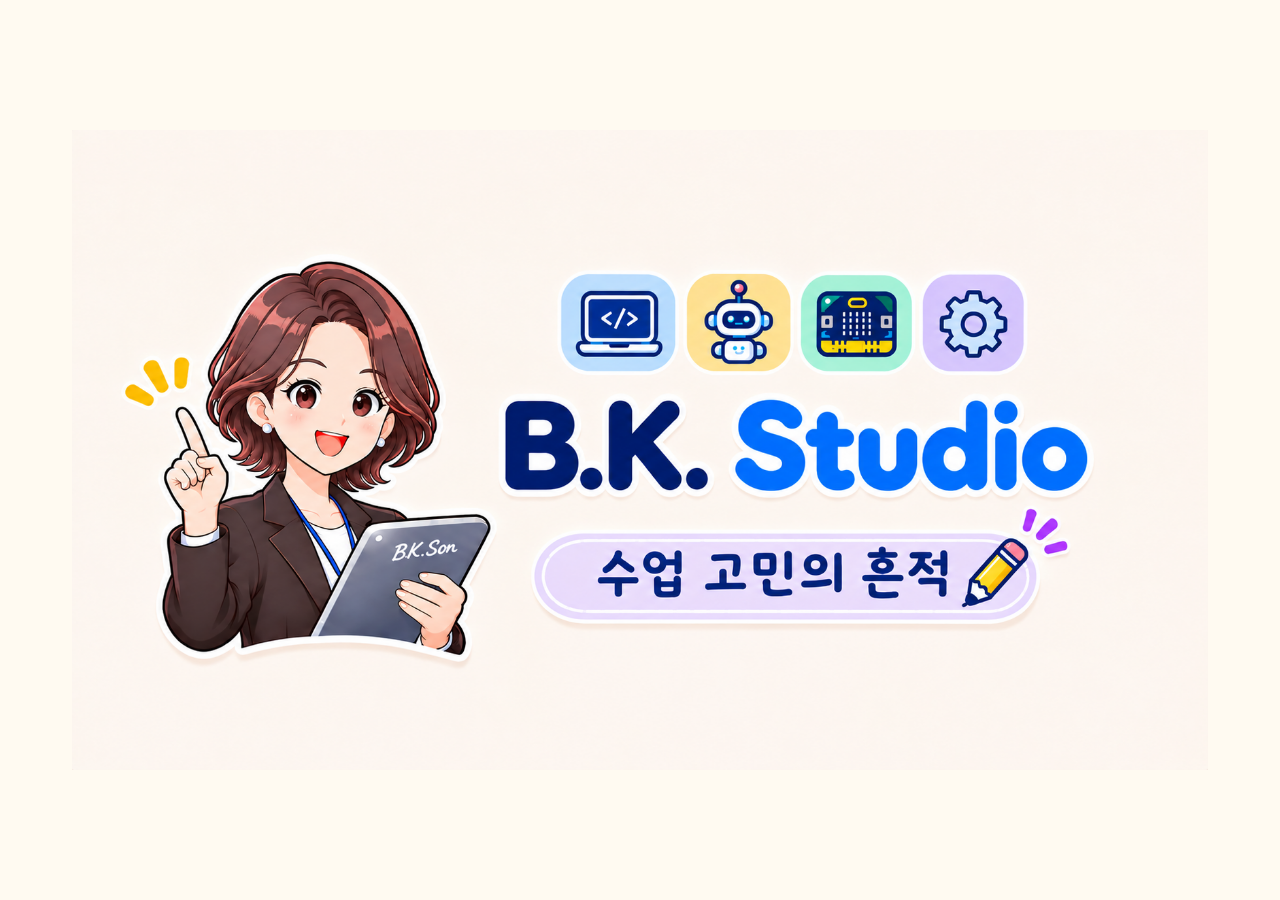
<file: index.html>
<!doctype html>
<html lang="ko">
<head>
  <meta charset="utf-8">
  <meta name="viewport" content="width=device-width, initial-scale=1">
  <meta name="theme-color" content="#fffaf1">
  <meta name="description" content="B.K. Studio — 수업 고민의 흔적">
  <title>B.K. Studio | 수업 고민의 흔적</title>
  <style>
    * { box-sizing: border-box; }
    html, body { min-height: 100%; margin: 0; }
    body {
      min-height: 100svh;
      display: grid;
      place-items: center;
      background: #fffaf1;
    }
    main { width: min(100%, 1200px); padding: clamp(12px, 3vw, 32px); }
    img { display: block; width: 100%; height: auto; object-fit: contain; }
  </style>
</head>
<body>
  <main>
    <img src="assets/images/bk-studio-main.png" alt="B.K. Studio — 수업 고민의 흔적" fetchpriority="high">
  </main>
</body>
</html>
</file>
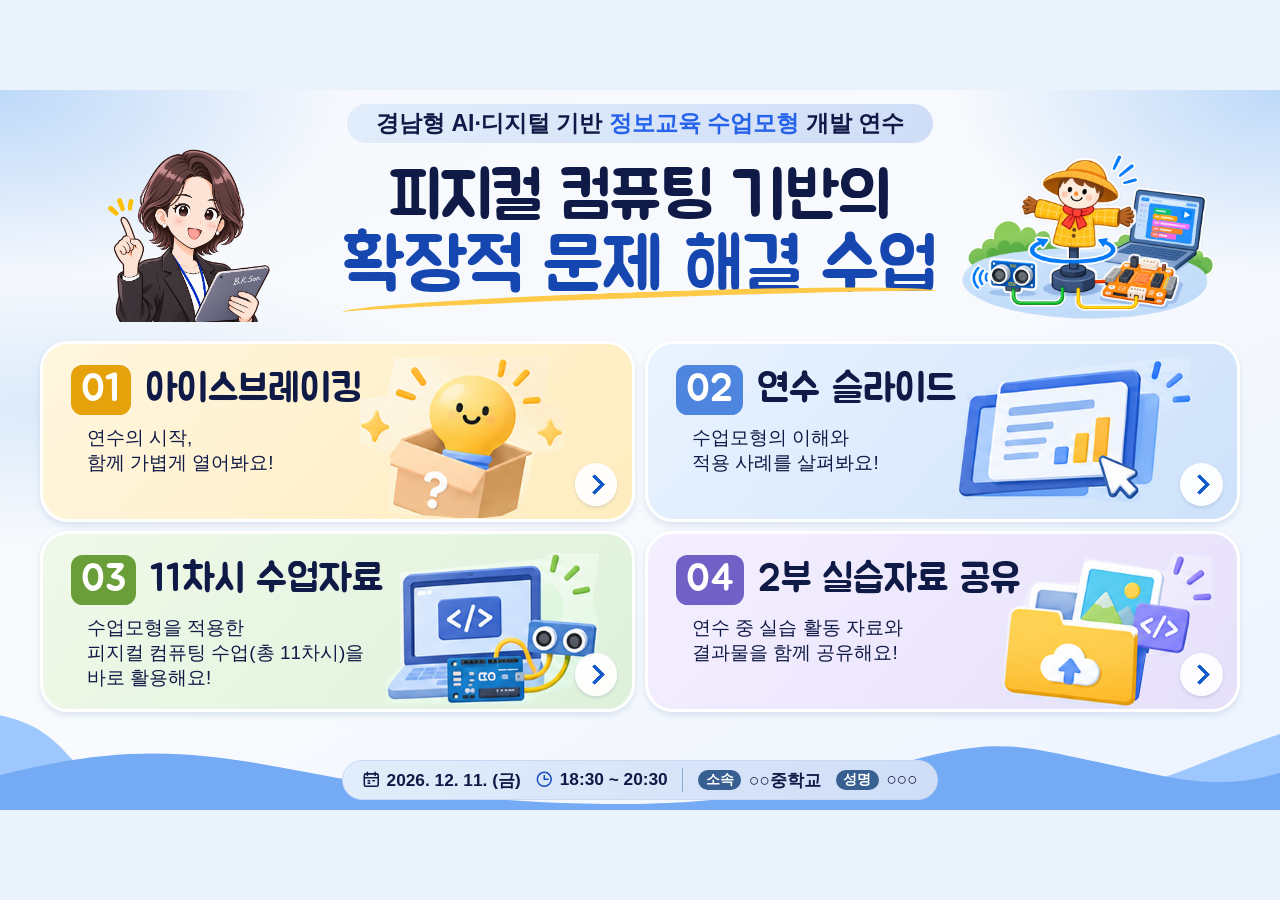
<file: training/2026-12-11/index.html>
<!doctype html>
<html lang="ko">
<head>
  <meta charset="utf-8">
  <meta name="viewport" content="width=device-width, initial-scale=1">
  <title>경남형 AI·디지털 기반 정보교육 수업모형 개발 연수</title>
  <link rel="stylesheet" href="./home.css">
<link rel="stylesheet" href="./training-cards.css">
</head>
<body>
  <!-- Reuse the reference artwork at its original proportions through cropped views. -->
  <svg class="art-source" aria-hidden="true" width="0" height="0">
    <defs>
      <image id="reference" href="../../assets/images/training-home-v1.png" width="950" height="534.66"/>
    </defs>
  </svg>
  <main class="stage">
    <div class="home">
      <header class="hero">
        <p class="tagline">경남형 AI·디지털 기반 <span>정보교육 수업모형</span> 개발 연수</p>
        <img class="hero-teacher" src="../../assets/images/teacher-character-left.png" alt="연수 교사 캐릭터">
        <h1>피지컬 컴퓨팅 기반의<br><span>확장적 문제 해결 수업</span></h1>
        <img class="hero-project" src="../../assets/images/scarecrow-project.png" alt="빙글빙글 허수아비 프로젝트">
      </header>

      <nav class="cards" aria-label="연수 메뉴">
        <button class="card icebreaker" type="button" data-pending aria-labelledby="icebreaker-title">
          <span class="card-heading"><span class="number" aria-hidden="true">01</span><span id="icebreaker-title">아이스브레이킹</span></span>
          <span class="description">연수의 시작,<br>함께 가볍게 열어봐요!</span>
          <svg class="card-art" aria-hidden="true" viewBox="265 211 152 121">
            <use href="#reference" clip-path="polygon(267px 244px, 287px 242px, 293px 214px, 406px 212px, 402px 246px, 417px 254px, 417px 281px, 394px 285px, 387px 328px, 350px 332px, 287px 327px, 290px 287px, 267px 276px)"/>
          </svg>
          <span class="arrow" aria-hidden="true"></span>
        </button>

        <a class="card slides" href="./slides.html" data-open-training="slides" aria-labelledby="slides-title">
          <span class="card-heading"><span class="number" aria-hidden="true">02</span><span id="slides-title">연수 슬라이드</span></span>
          <span class="description">수업모형의 이해와<br>적용 사례를 살펴봐요!</span>
          <svg class="card-art" aria-hidden="true" viewBox="707 212 181 110">
            <use href="#reference" clip-path="polygon(710px 312px, 717px 238px, 737px 236px, 745px 226px, 847px 215px, 883px 211px, 888px 250px, 863px 253px, 856px 309px, 847px 312px, 847px 321px, 821px 321px, 815px 318px, 712px 319px)"/>
          </svg>
          <span class="arrow" aria-hidden="true"></span>
        </a>

        <a class="card lessons" href="./lessons.html" data-open-training="lessons" aria-labelledby="lessons-title">
          <span class="card-heading"><span class="number" aria-hidden="true">03</span><span id="lessons-title">11차시 수업자료</span></span>
          <span class="description">수업모형을 적용한<br>피지컬 컴퓨팅 수업(총 11차시)을<br>바로 활용해요!</span>
          <svg class="card-art" aria-hidden="true" viewBox="280 355 165 116">
            <use href="#reference" clip-path="polygon(282px 453px, 293px 441px, 293px 370px, 402px 359px, 407px 355px, 444px 355px, 439px 393px, 444px 408px, 442px 435px, 432px 435px, 423px 456px, 402px 462px, 390px 470px, 282px 469px)"/>
          </svg>
          <span class="arrow" aria-hidden="true"></span>
        </a>

        <button class="card practice" type="button" data-pending aria-labelledby="practice-title">
          <span class="card-heading"><span class="number" aria-hidden="true">04</span><span id="practice-title">2부 실습자료 공유</span></span>
          <span class="description">연수 중 실습 활동 자료와<br>결과물을 함께 공유해요!</span>
          <svg class="card-art" aria-hidden="true" viewBox="742 357 160 117">
            <use href="#reference" clip-path="polygon(743px 455px, 748px 399px, 758px 396px, 765px 378px, 801px 379px, 805px 360px, 865px 370px, 872px 357px, 901px 360px, 901px 396px, 884px 397px, 882px 432px, 869px 435px, 851px 432px, 845px 469px, 830px 474px, 747px 465px)"/>
          </svg>
          <span class="arrow" aria-hidden="true"></span>
        </button>
      </nav>

      <footer class="training-details">
        <p class="schedule">
          <time datetime="2026-12-11">
            <svg aria-hidden="true" viewBox="0 0 24 24"><rect x="3" y="5" width="18" height="16" rx="2"/><path d="M7 3v4m10-4v4M3 10h18m-13 4h2m4 0h2m-8 3h2"/></svg>
            2026. 12. 11. (금)
          </time>
          <span class="hours">
            <svg aria-hidden="true" viewBox="0 0 24 24"><circle cx="12" cy="12" r="9"/><path d="M12 7v5h5"/></svg>
            18:30 ~ 20:30
          </span>
        </p>
        <dl class="speaker">
          <div><dt>소속</dt><dd>○○중학교</dd></div>
          <div><dt>성명</dt><dd>○○○</dd></div>
        </dl>
      </footer>
      <svg class="waves" aria-hidden="true" viewBox="0 0 950 72" preserveAspectRatio="none">
        <path fill="#9ec8fd" d="M0 1C68 16 38 63 146 72H0ZM950 15C871 41 841 69 720 72H950Z"/>
        <path fill="#75aaf4" d="M0 46C168 2 206 60 424 67S681 10 771 27S894 61 950 44V72H0Z"/>
      </svg>
    </div>
  </main>

  <dialog aria-labelledby="pending-title" aria-describedby="pending-message">
    <h2 id="pending-title"></h2>
    <p id="pending-message">준비 중인 메뉴입니다.</p>
    <form method="dialog"><button autofocus>확인</button></form>
  </dialog>
  <script>
    const home = document.querySelector('.stage');
    let frame;
    let activeCard;

    function showTraining(card) {
      if (card === activeCard) return;
      frame?.remove();
      const previousCard = activeCard;
      activeCard = card;
      home.hidden = Boolean(card);
      if (!card) {
        frame = undefined;
        previousCard?.focus();
        return;
      }

      frame = document.createElement('iframe');
      frame.className = 'training-screen';
      frame.title = document.getElementById(card.getAttribute('aria-labelledby')).textContent;
      frame.src = card.href;
      frame.allowFullscreen = true;
      frame.addEventListener('load', () => frame?.contentWindow.focus(), { once: true });
      document.body.append(frame);
    }

    function restoreTraining() {
      const cards = [...document.querySelectorAll('a[data-open-training]')];
      showTraining(cards.find(card => card.href === history.state?.trainingScreen));
    }

    function openTraining(card) {
      if (!card || card === activeCard) return;
      const trainingDepth = (history.state?.trainingDepth ?? 0) + 1;
      history.pushState({ trainingScreen: card.href, trainingDepth }, '');
      showTraining(card);
    }

    document.addEventListener('click', event => {
      const card = event.target.closest('a[data-open-training]');
      if (!card || event.defaultPrevented || event.button !== 0 ||
          event.metaKey || event.ctrlKey || event.shiftKey || event.altKey) return;
      event.preventDefault();
      openTraining(card);
    });

    window.addEventListener('popstate', restoreTraining);
    window.addEventListener('message', event => {
      if (!frame || event.source !== frame.contentWindow || event.origin !== location.origin) return;
      if (event.data === 'phycom-home') history.go(-(history.state?.trainingDepth || 1));
      if (event.data?.type === 'training-open') {
        const card = [...document.querySelectorAll('a[data-open-training]')]
          .find(item => item.dataset.openTraining === event.data.id);
        openTraining(card);
      }
    });

    history.replaceState({ ...history.state, trainingScreen: null, trainingDepth: 0 }, '');

    const pendingDialog = document.querySelector('dialog');
    const pendingTitle = document.querySelector('#pending-title');

    document.querySelectorAll('[data-pending]').forEach(card => {
      card.addEventListener('click', () => {
        pendingTitle.textContent = document.getElementById(card.getAttribute('aria-labelledby')).textContent;
        pendingDialog.showModal();
      });
    });
  </script>
</body>
</html>
</file>
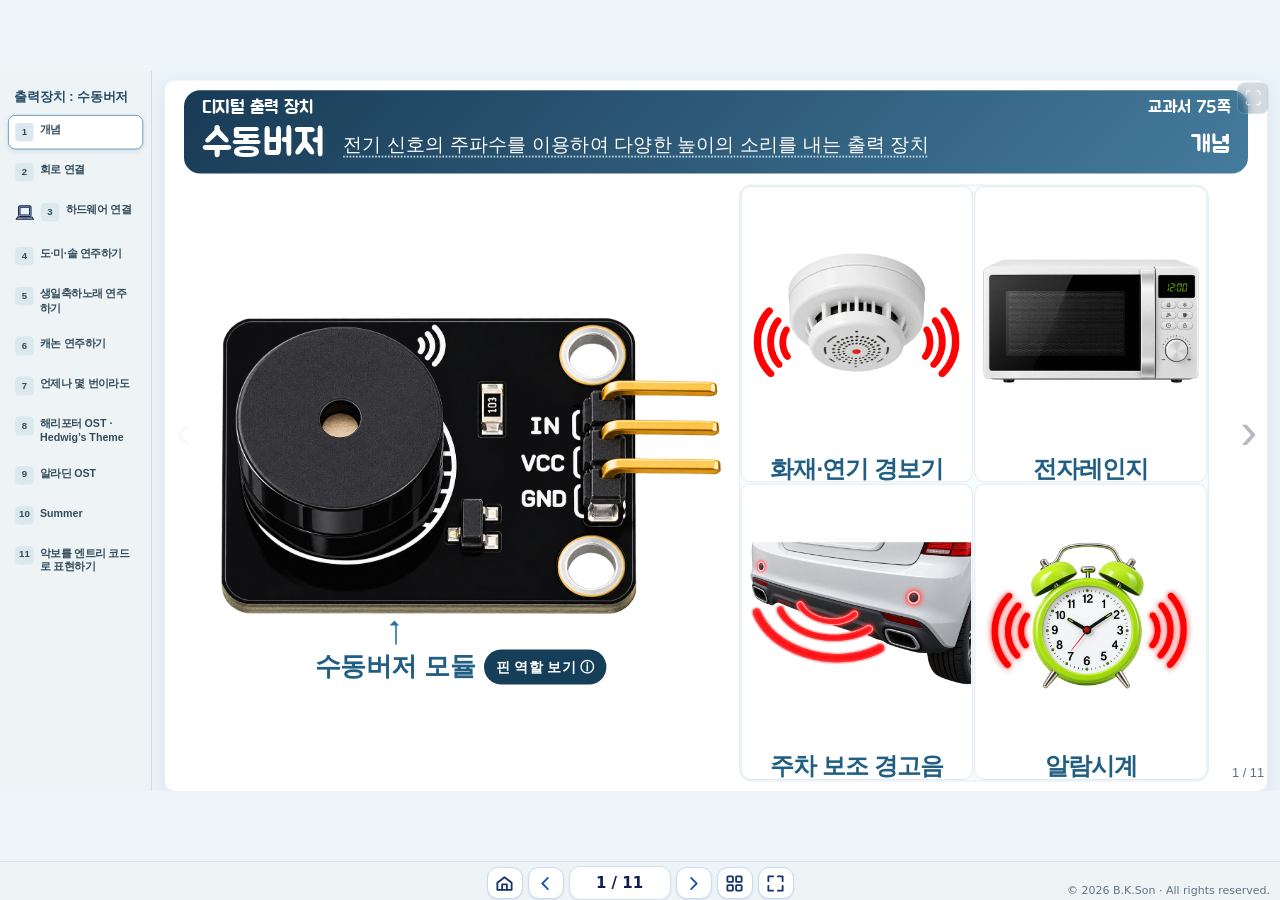
<file: middle/phyCom/buzzer/index.html>
<!doctype html>
<html lang="ko"><head><script src="../common/js/page-numbers.js?v=20261014-number2"></script>
<script src="../common/js/stage-fit.js?v=20261009-bottom-nav1"></script><meta charset="utf-8"><meta name="viewport" content="width=device-width,initial-scale=1,viewport-fit=cover"><title>수동버저 - 중학교 피지컬 컴퓨팅</title><link rel="stylesheet" href="../common/css/slides.css?v=20261005-stage1"><link rel="stylesheet" href="./buzzer.css?v=20261023-persistent1"><link rel="stylesheet" href="../common/css/hardware-connect.css?v=20261014-hardware15">
<link rel="stylesheet" href="../common/css/stage-layout.css?v=20261009-final-stage3"><link rel="stylesheet" href="./student-work.css?v=20261015-canon-time1"><link rel="stylesheet" href="../common/css/entry-engine.css?v=20261020-insert1"><link rel="stylesheet" href="../common/css/device-concept.css?v=20261023-persistent1">
<link rel="stylesheet" href="../common/css/student-work.css"></head>
<body class="buzzer-lesson"><button id="fullscreenBtn" class="fullscreen-btn" aria-label="전체화면">⛶</button><aside class="slide-sidebar" id="slideSidebar" aria-label="페이지 목록"><div class="slide-sidebar-title">출력장치 : 수동버저</div><nav id="slideSidebarList"></nav></aside><main class="wrap">
<header id="lessonHeader"><span class="course-label">중학교 피지컬 컴퓨팅</span><span class="device-label">출력 장치</span><div class="title-row"><h1>수동버저</h1><span id="subtitle">1. 개념</span><div class="title-desc buzzer-definition">수동 버저(Passive Buzzer)는 전기 신호를 소리로 바꾸어 여러 가지 음을 낼 수 있는 <span class="buzzer-principle-anchor"><span class="buzzer-principle-hint">어떻게 소리가 날까요?</span><button type="button" data-dialog="principle" class="buzzer-principle-word" aria-haspopup="dialog" aria-label="수동버저 소리 발생 원리 보기">출력 장치</button></span>입니다.</div></div></header>
<section class="slide active" data-page="0" aria-label="1. 수동버저 알아보기">
  <div class="concept-grid buzzer-concept">
    <div class="concept-image">
      <button type="button" data-dialog="pins" class="module-button" aria-haspopup="dialog" aria-label="수동버저 모듈 핀 역할 보기">
        <span class="buzzer-module-visual"><img src="../../../assets/images/buzzer.png" alt="수동버저 모듈"></span>
        <span class="buzzer-module-caption"><span class="buzzer-module-label">수동버저 모듈</span><span class="buzzer-pin-hint">핀 역할 보기 ⓘ</span></span>
      </button>
    </div>
    <div class="concept-uses buzzer-uses">
      <div class="usage-grid">
        <figure class="usage-item"><img class="buzzer-use-photo" src="../../../assets/images/buzzer_fire_alarm.png" alt="화재·연기 경보기"><figcaption><strong>화재·연기 경보기</strong></figcaption></figure>
        <figure class="usage-item"><img class="buzzer-use-photo" src="../../../assets/images/buzzer_microwave.png" alt="전자레인지"><figcaption><strong>전자레인지</strong></figcaption></figure>
        <figure class="usage-item"><img class="buzzer-use-photo" src="../../../assets/images/buzzer_parking_sensor.png" alt="주차 보조 경고음"><figcaption><strong>주차 보조 경고음</strong></figcaption></figure>
        <figure class="usage-item"><img class="buzzer-use-photo" src="../../../assets/images/buzzer_alarm_clock.png" alt="알람시계"><figcaption><strong>알람시계</strong></figcaption></figure>
      </div>
    </div>
  </div>
</section>
<section class="slide" data-page="1" data-explanation-subtitle="회로 연결" data-textbook-page="75"><h2>2. 수동버저 회로 연결</h2><div class="circuit-demo workspace" id="workspace"><div id="module" class="circuit-component module-component"><img class="component-image" src="../../../assets/images/buzzer.png" alt="수동버저"><div class="pin-layer"></div></div><div id="board" class="circuit-component board-component"><img class="component-image" src="../../../assets/images/OrangeBoard.png" alt="오렌지보드"><div class="pin-layer"></div></div><svg id="wireLayer" xmlns="http://www.w3.org/2000/svg"></svg><div id="wireLabelLayer"></div></div><p id="circuitGuide" class="lesson-guide">VCC → 5V, GND → GND, IN → D3 순서로 연결합니다.</p></section>
<section class="slide entry-slide entry-page3-slide" data-page="2" id="triadPage"></section>
<section class="slide entry-slide entry-page3-slide" data-page="3" id="birthdayPage"></section>
<section class="slide entry-slide entry-page3-slide" data-page="4" id="canonPage"></section><section class="slide entry-slide entry-page3-slide" data-page="5" id="studentWorkPage2" aria-label="예시 · 언제나 몇 번이라도"></section><section class="slide entry-slide student-image-slide" data-page="6" id="studentWorkPage4" aria-label="예시 · Hedwig’s Theme"></section><section class="slide entry-slide student-image-slide" data-page="7" id="studentWorkPage3" aria-label="예시 · 알라딘 OST"></section><section class="slide entry-slide" data-page="8" id="studentWorkPage" aria-label="예시 · Summer"></section><section class="slide entry-slide entry-page3-slide" data-page="9" id="scoreActivityPage"></section>
<div class="slide-nav"><button id="prev" disabled aria-label="이전 슬라이드">‹</button><button id="next" aria-label="다음 슬라이드">›</button></div><div class="count" id="slides">1 / 6</div></main>
<dialog id="pinDialog" class="phycom-pin-window" data-module-name="수동버저" data-module-image="../../../assets/images/buzzer.png" data-signal-label="IN" data-signal-type="digital" data-lesson-pin="D3" data-voltage-label="VCC" data-lesson-voltage="5V" data-ground-label="GND" aria-labelledby="pinDialogTitle"></dialog>
<div id="dialogOverlay" class="buzzer-overlay" hidden><div class="buzzer-dialog" role="dialog" aria-modal="true" aria-labelledby="dialogTitle" tabindex="-1"><button id="closeDialog" class="buzzer-close" aria-label="닫기">×</button><h2 id="dialogTitle"></h2><div id="dialogContent"></div></div></div>
<script src="../common/js/lesson-ui.js?v=20261014-sidebar-number1"></script><script src="../common/js/pin-info.js?v=20261005-stage1"></script><script src="./circuit.js?v=3"></script><script src="./student-works-data.js"></script><script src="./canon-score.js?v=3"></script><script src="../common/js/entry-engine/grammar.js?v=20261012-output-status"></script><script src="../common/js/entry-engine/tabs.js?v=20261012-popup3"></script><script src="../common/js/entry-engine/renderer.js?v=20261020-layout1"></script><script src="../common/js/entry-engine/execution.js?v=20261015-buzzer"></script><script type="application/json" id="deviceConceptData">{"name":"수동버저","type":"디지털 출력 장치","page":75,"concept":"전기 신호의 주파수를 이용하여 다양한 높이의 소리를 내는 출력 장치","paragraphs":["버저(Buzzer)는 <mark data-key=\"1\">전기 신호를 소리로 변환하는 출력 장치</mark>로, 피지컬 컴퓨팅에서는 주로 피에조(Piezo) 버저를 사용한다.","피에조 버저는 <mark data-key=\"2\">피에조 효과</mark>를 이용하여 소리를 내는 장치로, 작동 방법에 따라 크게 <mark data-key=\"2\">능동 버저(Active Buzzer)와 수동 버저(Passive Buzzer)</mark>로 나뉜다. 능동 버저는 전원이 연결되면 미리 설정된 하나의 음이 출력되고, 수동 버저는 <mark data-key=\"3\">주파수를 직접 지정해서 여러 가지 음을 출력</mark>할 수 있다.","수동 버저는 원하는 음을 다양하게 낼 수 있으므로 전자 피아노나 음악 연주 등에 사용된다."],"notes":["버저는 전기 신호를 받아 소리로 바꾸어 주는 출력 장치이다.","능동 버저는 미리 정해진 음을 내지만, 수동 버저는 주파수를 직접 지정할 수 있다.","주파수가 달라지면 음의 높이가 달라지므로 여러 음을 만들어 음악을 연주할 수 있다."],"subtitle":"개념","supplements":[null,{"title":"피에조 효과","design":"plain","side":"right","paragraphs":["석영, 규소 등의 물질에 압력을 가하면 전기가 발생하는 물리적인 현상으로, 압전 효과라고도 한다.","이를 역으로 이용해 압전 효과를 가진 압전 소자에 전기 신호를 주어 수축과 팽창을 빠르게 반복하면 발생하는 진동으로 소리가 난다."],"highlights":["압력을 가하면 전기가 발생하는","전기 신호를 주어 수축과 팽창을 빠르게 반복하면 발생하는 진동으로 소리가 난다."],"links":["피에조 효과"]},null],"noteHighlights":[["전기 신호를 받아 소리로"],["미리 정해진 음","주파수를 직접 지정"],["주파수가 달라지면 음의 높이가 달라지므로"]],"noteDisplay":[false,false,false]}</script>
<script src="../common/js/device-concept.js?v=20261023-persistent1"></script>
<script src="../common/js/student-work.js"></script><script src="./buzzer.js?v=20261021-concept1"></script><script src="../common/js/hardware-connect.js?v=20261014-hardware15"></script>
</body></html>
</file>
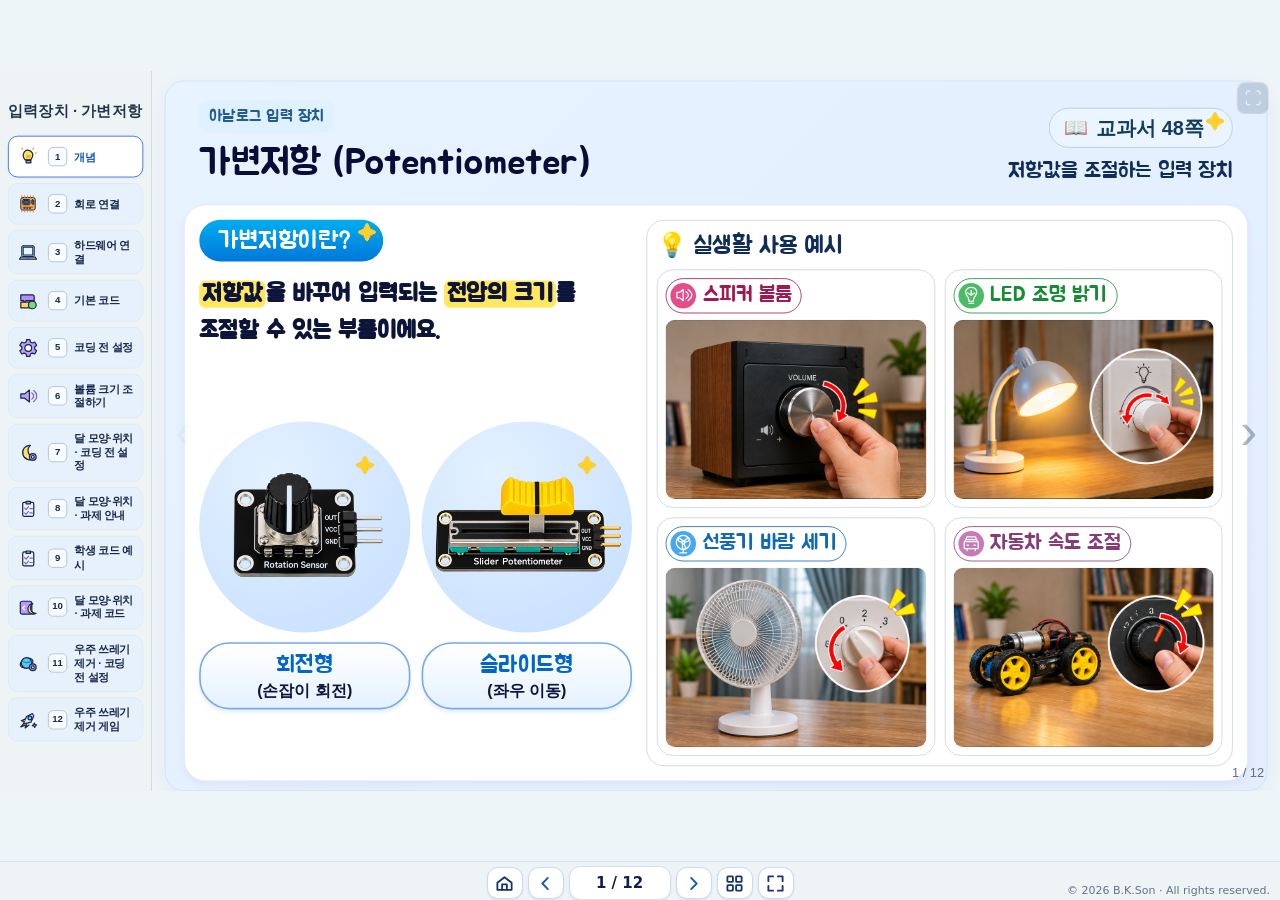
<file: middle/phyCom/potentiometer/index.html>
<!doctype html><html lang="ko"><head><meta charset="utf-8"><meta name="viewport" content="width=device-width,initial-scale=1"><title>가변저항</title><script src="../common/js/page-numbers.js"></script><script src="../common/js/module-navigation.js"></script><script src="../common/js/stage-fit.js"></script>
<link rel="stylesheet" href="../common/css/slides.css"><link rel="stylesheet" href="../common/css/motor-lesson.css"><link rel="stylesheet" href="../common/css/hardware-connect.css"><link rel="stylesheet" href="../common/css/stage-layout.css"><link rel="stylesheet" href="../common/css/coding-setup.css?v=20261021-start1"><link rel="stylesheet" href="../common/css/entry-engine.css?v=20261025-speech1"><link rel="stylesheet" href="../common/css/device-concept.css?v=20261023-persistent1"><link rel="stylesheet" href="lesson.css?v=20261115-concept-unified6"><link rel="stylesheet" href="../common/css/entry-objects.css?v=20261025-spacing2"></head><body class="phycom-lesson motor-lesson device-reference operation-footer-nav entry-actions-inherit pot-lesson"><button id="fullscreenBtn" class="fullscreen-btn" aria-label="전체화면">⛶</button><aside class="slide-sidebar"><h3>입력장치 · 가변저항</h3><div id="slideSidebarList"></div></aside><main class="wrap"><header><span class="device-label">아날로그 입력 장치</span><div class="title-row"><h1>가변저항</h1><span class="title-desc">손잡이를 돌려 입력값을 바꿔 봅시다.</span></div></header>
<section class="slide motor-concept active" id="concept"><h2>개념설명</h2><div class="device-concept-layout pot-concept-main"><div class="device-concept-copy pot-concept-module"><button type="button" class="pot-concept-definition pot-click-target" data-device-module aria-label="가변저항 원리 보기"><span class="pot-concept-definition-title">가변저항이란?</span><span class="pot-concept-explanation"><mark>저항값</mark>을 바꾸어 입력되는 <mark>전압의 크기</mark>를 조절할 수 있는 부품이에요.</span></button><div class="pot-concept-devices"><figure class="pot-concept-device"><button type="button" class="pot-click-target" data-device-pins aria-label="회전형 가변저항 핀 역할 보기"><img src="../../../assets/images/RotationSensor.png" alt="회전형 가변저항 · OUT / VCC / GND"></button><figcaption class="device-concept-meta">회전형<small>(손잡이 회전)</small></figcaption></figure><figure class="pot-concept-device"><button type="button" class="pot-click-target" data-device-pins aria-label="슬라이드 가변저항 핀 역할 보기"><img src="../../../assets/images/SliderPotentiometer.png" alt="슬라이드 가변저항 · OUT / VCC / GND"></button><figcaption class="device-concept-meta">슬라이드형<small>(좌우 이동)</small></figcaption></figure></div></div><div class="pot-concept-uses"><h3>💡 실생활 사용 예시</h3><div class="pot-usage-cards"><article class="pot-usage-card"><h4><svg class="pot-usage-icon" viewBox="0 0 28 30" aria-hidden="true"><g fill="none" stroke="white" stroke-width="1.8" stroke-linecap="round" stroke-linejoin="round"><path d="M5 10h4l5-4v16l-5-4H5Z"/><path d="M18 9q7 5 0 10m3-13q11 8 0 16"/></g></svg>스피커 볼륨</h4><img src="../../../assets/images/usage-speaker.png" alt="스피커 볼륨에 사용하는 가변저항 조작 모습"></article><article class="pot-usage-card"><h4><svg class="pot-usage-icon" viewBox="0 0 28 30" aria-hidden="true"><g fill="none" stroke="white" stroke-width="1.8" stroke-linecap="round" stroke-linejoin="round"><path d="M10 18C2 8 8 3 14 3s12 5 4 15l-1 5h-6Z"/><path d="M11 26h6M14 7v7M9 11l5 3 5-3"/></g></svg>LED 조명 밝기</h4><img src="../../../assets/images/usage-led-light.png" alt="LED 조명 밝기에 사용하는 가변저항 조작 모습"></article><article class="pot-usage-card"><h4><svg class="pot-usage-icon" viewBox="0 0 28 30" aria-hidden="true"><g fill="none" stroke="white" stroke-width="1.8" stroke-linecap="round" stroke-linejoin="round"><circle cx="14" cy="13" r="10"/><circle cx="14" cy="13" r="2"/><path d="M14 11q-8-8-7 0l5 2m4 0q11-3 5-7l-6 5m-2 4q-1 12 5 7l-3-7M14 23v5M9 28h10"/></g></svg>선풍기 바람 세기</h4><img src="../../../assets/images/usage-fan.png" alt="선풍기 바람 세기에 사용하는 가변저항 조작 모습"></article><article class="pot-usage-card"><h4><svg class="pot-usage-icon" viewBox="0 0 28 30" aria-hidden="true"><g fill="none" stroke="white" stroke-width="1.8" stroke-linecap="round" stroke-linejoin="round"><path d="m5 12 3-7h12l3 7m-19 0h20v10H4Zm4 10v3m12-3v3M8 17h2m8 0h2M8 9h12"/></g></svg>자동차 속도 조절</h4><img src="../../../assets/images/usage-car.png" alt="자동차 속도 조절에 사용하는 가변저항 조작 모습"></article></div></div></div><dialog id="potPinRoles" class="phycom-pin-window" data-pin-layout="table" data-pin-title="가변저항 핀 연결 알아보기" data-pin-images='[{"caption":"회전형 가변저항","src":"../../../assets/images/RotationSensor.png","alt":"회전형 가변저항 OUT VCC GND"},{"caption":"슬라이드형 가변저항","src":"../../../assets/images/SliderPotentiometer.png","alt":"슬라이드형 가변저항 OUT VCC GND"}]' data-pin-rows='[{"name":"OUT","caption":"신호 출력","role":"가변저항의 값을 전달하는 핀","range":{"label":"연결 가능한 핀","values":["A0 ~ A5"],"suffix":" (아날로그 입력)"},"pin":"A0","color":"#179a30","background":"#e0f8df","summaryBackground":"#ddf7d5","weight":1.1},{"name":"VCC","caption":"전원 (+)","role":"모듈에 전원을 공급하는 핀","range":{"label":"연결 가능한 전원","values":["5V","3.3V"],"separator":" 또는 "},"note":"※ 3.3V 사용 여부와 동작 범위는 모듈 사양 확인","pin":"5V","color":"#d62828","background":"#ffe3e3","summaryColor":"#b91c1c","weight":1.3},{"name":"GND","caption":"접지 (-)","role":"전원의 기준(0V)에 연결하는 핀","pin":"GND","color":"#252b35","background":"#e5e7eb","summaryColor":"#252b35","weight":0.9}]' data-module-name="가변저항" data-module-image="../../../assets/images/RotationSensor.png" data-signal-label="OUT" data-signal-type="analog" data-lesson-pin="A0" data-voltage-label="VCC" data-lesson-voltage="5V" data-ground-label="GND"></dialog></section>
<section class="slide" id="circuit" style="--circuit-heading-space:0px" data-explanation-subtitle="회로 연결" data-textbook-page="48"><div class="circuit-demo workspace" id="workspace"><div id="module" class="circuit-component module-component"><img class="component-image" src="../../../assets/images/RotationSensor.png" alt="가변저항 모듈"><div class="pin-layer"></div></div><div id="board" class="circuit-component board-component"><img class="component-image" src="../../../assets/images/OrangeBoard.png" alt="오렌지보드"><div class="pin-layer"></div></div><svg id="wireLayer" xmlns="http://www.w3.org/2000/svg"></svg><div id="wireLabelLayer"></div></div></section>
<section class="slide entry-slide entry-code-slide" id="basic"></section>
<section class="slide entry-slide entry-code-slide" id="volume"></section>
<div class="slide-nav"><button id="prev" aria-label="이전">‹</button><button id="next" aria-label="다음">›</button></div><div class="count" id="slides">1 / 6</div></main>
<script src="../common/js/lesson-ui.js"></script><script src="../common/js/entry-engine/grammar.js"></script><script src="../common/js/entry-engine/tabs.js"></script><script src="../common/js/entry-engine/renderer.js?v=20261020-placement3"></script><script src="../common/js/entry-engine/execution.js?v=20261025-speech1"></script><script src="../common/js/entry-engine/steps.js"></script><script src="../common/js/entry-engine/objects.js?v=20261023-objects1"></script><script src="../common/js/coding-setup.js?v=20261023-preview-direction1"></script><script type="application/json" id="deviceConceptData">{"name":"가변저항","type":"아날로그 입력 장치","page":48,"concept":"조작에 따라 저항값을 변화시킬 수 있는 부품","paragraphs":["저항은 물체의 전기 흐름을 억제하여 전류의 양을 조절하는 전자 부품으로, 저항마다 저항값의 크기가 정해져 있다. 반면, <mark data-key=\"1\">가변 저항(Potentiometer)은 저항값을 임의로 조절</mark>하여 전기 회로에 흐르는 전류의 값을 다양하게 변화시킬 수 있는 <mark data-key=\"2\">아날로그 입력 장치</mark>이다. 손잡이를 시계 방향으로 돌리면 저항값이 증가하고 반시계 방향으로 돌리면 감소하여 저항값을 조절할 수 있으며, <mark data-key=\"2\">0~1023 사이의 값으로 입력</mark>된다. 극성이 없는 단자로 구성되어 있어 <mark data-key=\"3\">VCC와 GND를 서로 바꿔 연결하면 가변 저항의 값의 범위가 뒤바뀐다</mark>.","손잡이를 돌리는 대신 슬라이드를 좌우로 움직여 저항값을 조절할 수 있는 슬라이드 가변 저항도 있으며, 음악 볼륨, 라디오 주파수, 조명 밝기 제어 등 가전제품부터 산업용 제품까지 실생활의 다양한 분야에서 활용되고 있다."],"notes":["일반 저항은 저항값이 정해져 있지만, 가변저항은 손잡이나 슬라이더를 움직여 저항값을 바꿀 수 있다.","두 가지 상태만 구분하는 것이 아니라 0부터 1023까지의 범위로 상태를 읽을 수 있다.","전원 연결 방향을 바꾸면 손잡이를 움직였을 때 입력값이 증가·감소하는 방향도 반대로 바뀐다."],"subtitle":"개념","supplements":[{"title":"저항","design":"plain","side":"left","paragraphs":["330Ω, 1㏀, 10㏀ 등 다양한 값의 저항이 있다."],"image":"[data-uri]","alt":"교과서 48쪽의 여러 저항 그림","highlights":["330Ω, 1㏀, 10㏀"],"links":["저항마다 저항값의 크기가 정해져 있다."]},null,null],"noteHighlights":[["손잡이나 슬라이더를 움직여 저항값을 바꿀"],["0부터 1023까지의 범위"],["입력값이 증가·감소하는 방향도 반대로"]],"noteDisplay":[false,false,false]}</script>
<script src="../common/js/device-concept.js?v=20261023-persistent1"></script><script>window.lessonCircuitConfig={layout:{mode:'separated',labelPlacement:'on-wire',labelDirection:'auto',labelMargin:2,labelGap:6},board:{rotation:0,heightRatio:.76,pins:[{name:'A0',x:.71532,y:.915},{name:'5V',x:.55263,y:.915},{name:'GND',x:.62169,y:.915}]},module:{widthRatio:.32,maxWidth:480,pins:[{name:'OUT',x:.89844,y:.4297},{name:'VCC',x:.89844,y:.5194},{name:'GND',x:.89844,y:.6086}]},connections:[{from:'OUT',to:'A0',route:{exitDistance:32,via:[{x:'exit',y:'start'},{x:'exit',y:.05},{x:.98,y:.05},{x:.98,y:.875},{x:'end',y:.875}]},label:{position:.25}},{from:'VCC',to:'5V',route:{exitDistance:24,via:[{x:'exit',y:'start'},{x:'exit',y:.91},{x:'end',y:.91}]},label:{position:.65}},{from:'GND',to:'GND',route:{exitDistance:16,via:[{x:'exit',y:'start'},{x:'exit',y:.955},{x:'end',y:.955}]},label:{position:.65}}]};</script><script src="../common/js/circuit.js?v=20261020-pot5b"></script><script src="../common/js/pin-info.js"></script><script src="../common/js/entry-engine/save.js"></script><script src="lesson.js?v=20261115-calculation-large1"></script><script src="game.js?v=20261025-pot-final3"></script><script src="moon.js"></script><script src="../common/js/hardware-connect.js"></script><script>hardwareConnect.open=()=>hardwareConnect.before(1,2,window.potLesson.show);</script>
</body></html>
</file>
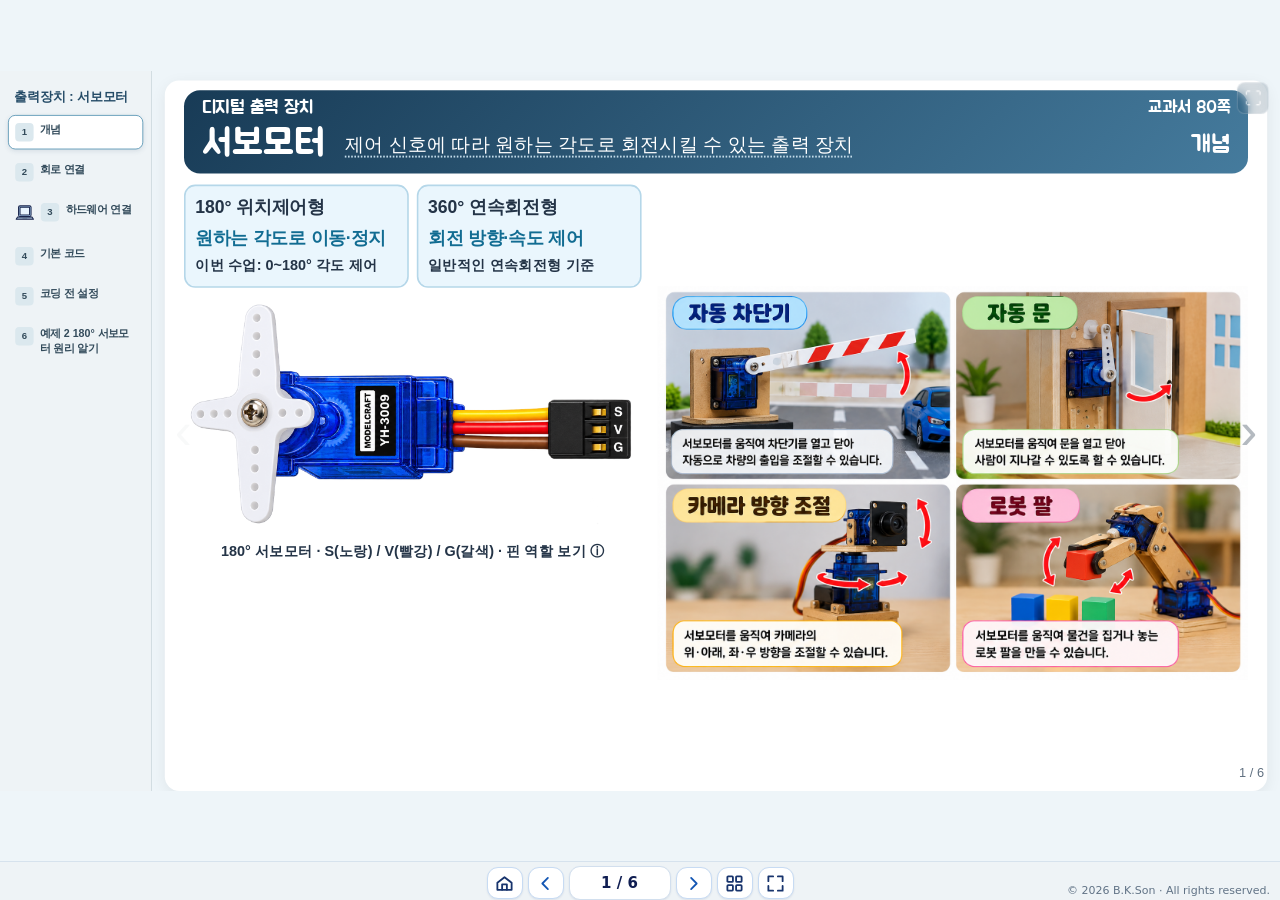
<file: middle/phyCom/servo-motor/index.html>
<!DOCTYPE html>

<html lang="ko"><head><script src="../common/js/page-numbers.js?v=20261014-number2"></script>
<script src="../common/js/stage-fit.js?v=20261009-bottom-nav1"></script><meta charset="utf-8"/><meta content="width=device-width,initial-scale=1,viewport-fit=cover" name="viewport"/><title>서보모터 - 중학교 피지컬 컴퓨팅</title><link href="../common/css/slides.css?v=20261005-stage1" rel="stylesheet"/><link href="../common/css/motor-lesson.css?v=20261005-stage1" rel="stylesheet"/><link href="../common/css/hardware-connect.css?v=20261014-hardware15" rel="stylesheet"/>
<link href="../common/css/stage-layout.css?v=20261009-final-stage3" rel="stylesheet"/><link href="./textbook-page.css?v=20261020-code-rules" rel="stylesheet"/><link rel="stylesheet" href="../common/css/entry-engine.css?v=20261020-insert1"><link rel="stylesheet" href="../common/css/coding-setup.css?v=20261019-setup2"><link rel="stylesheet" href="../common/css/device-concept.css?v=20261023-persistent1">
</head>
<body class="motor-lesson phycom-lesson" data-motor="servo"><button aria-label="전체화면으로 보기" class="fullscreen-btn" id="fullscreenBtn" type="button">⛶</button>
<aside class="slide-sidebar"><div class="slide-sidebar-title">출력장치 : 서보모터</div><nav id="slideSidebarList"></nav></aside>
<main class="wrap"><header><span class="course-label">중학교 피지컬 컴퓨팅</span><span class="device-label">출력 장치</span><div class="title-row"><h1>서보모터</h1><span class="slide-subtitle" id="slideSubtitle">서보모터 1. 개념설명</span><div class="title-desc">180° 서보모터는 0~180° 사이에서 원하는 각도로 회전시킬 수 있는 출력 장치입니다.<button aria-haspopup="dialog" class="dc-principle-trigger" id="servoPrincipleTrigger" type="button">동작 원리 보기</button></div></div></header><div aria-hidden="true" class="dc-principle-overlay servo-principle-overlay" hidden="" id="servoPrincipleOverlay"><section aria-labelledby="servoPrincipleTitle" aria-modal="true" class="servo-principle-dialog" role="dialog"><button aria-label="원리 설명 닫기" class="entry-result-close" id="servoPrincipleClose">×</button><h2 id="servoPrincipleTitle">서보모터는 어떻게 원하는 각도에서 멈출까요?</h2><div class="servo-principle-layout"><div class="servo-principle-motion"><p class="servo-principle-target">목표 각도: <b>90°</b> · 현재: <b id="servoPrincipleAngle">0°</b></p><svg aria-label="서보 혼이 0도에서 90도로 움직인 뒤 멈추는 모습" role="img" viewBox="0 0 500 350"><path d="M80 240 A170 170 0 0 1 420 240" fill="none" stroke="#c4e7ed" stroke-width="30"></path><text x="75" y="290">0°</text><text x="225" y="45">90°</text><text x="405" y="290">180°</text><rect fill="#26699a" height="110" rx="20" width="150" x="175" y="210"></rect><g class="servo-principle-horn"><path d="M250 240 V85" stroke="#eea221" stroke-linecap="round" stroke-width="28"></path><circle cx="250" cy="240" fill="#fff" r="25" stroke="#eea221" stroke-width="9"></circle></g></svg><p id="servoPrincipleStatus" class="servo-principle-status" aria-live="polite">90° 제어 신호를 보내요.</p></div><div class="servo-principle-steps"><p data-principle-phase="0"><b>①</b> 목표 각도 90° 신호를 보내요.</p><p data-principle-phase="1"><b>②</b> 모터가 혼을 회전시켜요.</p><p data-principle-phase="2"><b>③</b> 현재 위치를 확인해요.</p><p data-principle-phase="3"><b>④</b> 목표 90°와 현재 위치를 비교해요.</p><p data-principle-phase="4"><b>⑤</b> 목표 위치에 도착하면 멈춰요.</p></div></div><p class="servo-principle-key">현재 위치를 확인하면서 목표 각도까지 움직인 뒤 멈춥니다.</p><div class="servo-principle-comparison"><p><b>180° 위치제어 서보모터</b>정해진 범위에서 원하는 각도에 멈춥니다.<br><strong>0° → 90° → 180°</strong><br>이번 수업에서는 이 종류를 사용합니다.</p><p><b>360° 연속회전 서보모터</b>일반적인 연속회전형은 특정 각도 대신<br><strong>회전 방향 · 회전 속도</strong>를 제어합니다.</p></div><p class="servo-principle-note">※ 360° 서보 중에는 위치(각도)를 제어할 수 있는 모델도 있습니다.</p></section></div>
<section aria-label="1. 개념설명" class="slide active motor-concept"><div class="motor-concept-layout"><figure class="motor-module"><div class="motor-comparison"><div><strong>180° 위치제어형</strong><b>원하는 각도로 이동·정지</b><p>이번 수업: 0~180° 각도 제어</p></div><div><strong>360° 연속회전형</strong><b>회전 방향·속도 제어</b><p>일반적인 연속회전형 기준</p></div></div><button aria-haspopup="dialog" aria-label="서보모터 모듈 핀 역할 보기" class="pin-open-button" data-motor-pins="" type="button"><img alt="180° 서보모터 · S(노랑) / V(빨강) / G(갈색)" src="../../../assets/images/servo_motor.png"/></button><figcaption>180° 서보모터 · S(노랑) / V(빨강) / G(갈색) · 핀 역할 보기 ⓘ</figcaption></figure><div class="motor-concept-details"><img class="servo-examples" src="../../../assets/images/ServoMotor_4examples.png" alt="서보모터 활용 사례: 자동 차단기, 자동 문, 카메라 방향 조절, 로봇 팔"/></div></div></section>
<section aria-label="2. 회로 연결" class="slide non-entry-slide" data-explanation-subtitle="회로 연결" data-textbook-page="80"><h2 class="header-page-title">2. 서보모터 회로 연결</h2><div class="circuit-demo workspace" id="workspace"><div class="circuit-component module-component" id="module"><img alt="180° 서보모터 · S(노랑) / V(빨강) / G(갈색)" class="component-image" src="../../../assets/images/servo_motor.png"/><div class="pin-layer"></div></div><div class="circuit-component board-component" id="board"><img alt="오렌지보드" class="component-image" src="../../../assets/images/OrangeBoard.png"/><div class="pin-layer"></div></div><svg id="wireLayer" xmlns="http://www.w3.org/2000/svg"></svg><div id="wireLabelLayer"></div></div></section>
<section aria-label="4. 기본 코드 작성" class="slide entry-slide entry-page3-slide"><div class="entry-workspace">
<div class="entry-scene-tabs entry-code-toolbar"><button class="entry-scene-tab active" type="button">장면 1</button><button aria-label="장면 추가" class="entry-scene-add" type="button">＋</button><span class="entry-brand">entry</span><b class="entry-lesson-title">서보모터 기본 코드</b><div class="entry-top-actions"><button class="entry-goal-btn" type="button">목표 작품</button><button class="entry-complete-btn" type="button">학습 완료</button><div class="entry-save-wrap"><button aria-label="저장 메뉴" class="entry-save-btn" type="button"><span class="entry-save-icon">▣</span><span class="entry-save-caret">⌃</span></button><div aria-hidden="true" class="entry-save-menu"><button class="entry-save-item" type="button">저장하기</button><button class="entry-save-item" type="button">내 작품으로 저장하기</button></div></div></div></div>
<aside class="entry-tabs">
<div aria-label="시작" class="entry-tab start-tab" data-tab="start"><img alt="" class="entry-tab-image entry-tab-image-unselected" src="../../../assets/images/tab01_start_unselected.png"/><img alt="" class="entry-tab-image entry-tab-image-selected" src="../../../assets/images/tab01_start_selected.png"/></div>
<div aria-label="흐름" class="entry-tab flow-tab" data-tab="flow"><img alt="" class="entry-tab-image entry-tab-image-unselected" src="../../../assets/images/tab02_flow_unselected.png"/><img alt="" class="entry-tab-image entry-tab-image-selected" src="../../../assets/images/tab02_flow_selected.png"/></div>
<div aria-label="하드웨어" class="entry-tab hardware-tab" data-tab="hardware"><img alt="" class="entry-tab-image entry-tab-image-unselected" src="../../../assets/images/tab14_hardware_unselected.png"/><img alt="" class="entry-tab-image entry-tab-image-selected" src="../../../assets/images/tab14_hardware_selected.png"/></div>
</aside>
<div class="entry-stage"><div class="entry-object-info"><span class="entrybot-thumb"><img alt="엔트리봇" src="../../../assets/images/entrybot.png"/></span><strong>엔트리봇</strong><span class="entry-code-page-label">교과서 80쪽 · 서보모터 기본 코드</span></div><div class="entry-program motor-program"><div class="entry-block start-block" data-entry-step="1"><span class="play-dot">▶</span><b>시작하기 버튼을 클릭했을 때</b></div><div class="entry-block hardware-block indent-0" data-entry-step="2"><b>디지털</b><span class="field">13<span class="select-arrow">▼</span></span><b>번 핀</b><span class="field">켜기<span class="select-arrow">▼</span></span><button aria-label="실행" class="entry-run-btn" id="runPin13" type="button">▶</button></div><div class="entry-block hardware-block" data-entry-step="3" data-tab="hardware"><b>디지털</b><span class="field">3<span class="select-arrow">▼</span></span><b>번 핀의 서보모터를</b><span class="number-field">90</span><b>의 각도로 정하기</b><button aria-label="서보모터 실행" class="entry-block-run-btn" id="runMotor">▶</button></div><div class="entry-block wait-block" data-entry-step="4" data-tab="flow"><span class="number-field">0.5</span><b>초 기다리기</b></div><div class="entry-block hardware-block" data-entry-step="5" data-tab="hardware"><b>디지털</b><span class="field">3<span class="select-arrow">▼</span></span><b>번 핀의 서보모터를</b><span class="number-field">180</span><b>의 각도로 정하기</b></div><div class="entry-block wait-block" data-entry-step="6" data-tab="flow"><span class="number-field">0.5</span><b>초 기다리기</b></div><div class="entry-block hardware-block" data-entry-step="7" data-tab="hardware"><b>디지털</b><span class="field">3<span class="select-arrow">▼</span></span><b>번 핀의 서보모터를</b><span class="number-field">90</span><b>의 각도로 정하기</b></div><div class="entry-block wait-block" data-entry-step="8" data-tab="flow"><span class="number-field">0.5</span><b>초 기다리기</b></div><div class="entry-block hardware-block" data-entry-step="9" data-tab="hardware"><b>디지털</b><span class="field">3<span class="select-arrow">▼</span></span><b>번 핀의 서보모터를</b><span class="number-field">0</span><b>의 각도로 정하기</b></div></div></div></div>

<div aria-hidden="true" aria-label="서보모터 실행 결과" class="motor-result" hidden="" id="motorResult" role="dialog"><button aria-label="실행 결과 닫기" class="entry-result-close" data-close-result="">×</button><svg class="servo-actual-view" viewBox="0 0 1536 1024" role="img" aria-label="일자 혼이 회전하는 서보모터"><defs><filter id="servoBackdrop4" color-interpolation-filters="sRGB"><feFlood flood-color="#e5edf2" result="backdrop"/><feBlend in="SourceGraphic" in2="backdrop" mode="multiply"/></filter><mask id="servoBase4"><rect width="1536" height="1024" fill="white"/><path d="M169 209 Q168 155 219 156 Q265 154 273 210 L294 445 Q340 480 340 538 Q338 630 233 634 Q136 628 136 536 Q138 487 166 456 Z" fill="black" stroke="black" stroke-width="12"/></mask><clipPath id="servoHorn4"><path d="M169 209 Q168 155 219 156 Q265 154 273 210 L294 445 Q340 480 340 538 Q338 630 233 634 Q136 628 136 536 Q138 487 166 456 Z"/></clipPath></defs><rect width="1536" height="1024" fill="#e5edf2"/><circle cx="230" cy="536" r="110" fill="#1169b7"/><image href="../../../assets/images/servo_motor_single_horn.png" width="1536" height="1024" mask="url(#servoBase4)" filter="url(#servoBackdrop4)"/><g class="servo-actual-horn"><image href="../../../assets/images/servo_motor_single_horn.png" width="1536" height="1024" clip-path="url(#servoHorn4)"/></g></svg><strong id="motorResultText" role="status"></strong></div></section>
<section aria-label="예제 2 180° 서보모터 원리 알기" class="slide entry-slide textbook-page servo-page5" data-title="예제 2 180° 서보모터 원리 알기"><div class="entry-workspace"><div class="entry-scene-tabs entry-code-toolbar"><button class="entry-scene-tab" type="button">장면 1</button><button class="entry-scene-tab servo-scene2 active" hidden="" type="button">장면 2</button><button aria-label="장면 2 추가" class="entry-scene-add servo-scene-add" type="button">＋</button><span class="entry-brand">entry</span><b class="entry-lesson-title">예제 2 180° 서보모터 원리 알기</b><div class="entry-top-actions"><button class="entry-complete-btn" type="button">학습 완료</button><button class="entry-save-btn" type="button">저장하기</button></div></div><aside class="entry-tabs"><div aria-label="시작" class="entry-tab" data-tab="start"><img alt="" class="entry-tab-image entry-tab-image-unselected" src="../../../assets/images/tab01_start_unselected.png"/><img alt="" class="entry-tab-image entry-tab-image-selected" src="../../../assets/images/tab01_start_selected.png"/></div><div aria-label="흐름" class="entry-tab" data-tab="flow"><img alt="" class="entry-tab-image entry-tab-image-unselected" src="../../../assets/images/tab02_flow_unselected.png"/><img alt="" class="entry-tab-image entry-tab-image-selected" src="../../../assets/images/tab02_flow_selected.png"/></div><div aria-label="움직임" class="entry-tab" data-tab="motion"><img alt="" class="entry-tab-image entry-tab-image-unselected" src="../../../assets/images/tab03_motion_unselected.png"/><img alt="" class="entry-tab-image entry-tab-image-selected" src="../../../assets/images/tab03_motion_selected.png"/></div><div aria-label="판단" class="entry-tab" data-tab="judge"><img alt="" class="entry-tab-image entry-tab-image-unselected" src="../../../assets/images/tab07_control_unselected.png"/><img alt="" class="entry-tab-image entry-tab-image-selected" src="../../../assets/images/tab07_control_selected.png"/></div><div aria-label="자료" class="entry-tab" data-tab="data"><img alt="" class="entry-tab-image entry-tab-image-unselected" src="../../../assets/images/tab09_data_unselected.png"/><img alt="" class="entry-tab-image entry-tab-image-selected" src="../../../assets/images/tab09_data_selected.png"/></div><div aria-label="하드웨어" class="entry-tab" data-tab="hardware"><img alt="" class="entry-tab-image entry-tab-image-unselected" src="../../../assets/images/tab14_hardware_unselected.png"/><img alt="" class="entry-tab-image entry-tab-image-selected" src="../../../assets/images/tab14_hardware_selected.png"/></div></aside><div class="entry-stage"><div class="entry-object-info tb-object-info"><strong>룰렛 화살표 · 변수: 각도</strong><span class="entry-code-page-label">교과서 82쪽</span></div><aside class="servo-condition-palette" hidden aria-label="조건식 블록 선택"></aside><div class="servo5-code"><div aria-label="시작하기 코드" class="tb-script entry-program motor-program"><div class="entry-block start-block" data-tab="start" data-textbook-step="1"><span class="play-dot">▶</span><b>시작하기 버튼을 클릭했을 때</b></div><div class="entry-block hardware-block indent-0" data-tab="hardware" data-textbook-step="2"><b>디지털</b><span class="field">13<span class="select-arrow">▼</span></span><b>번 핀</b><span class="field">켜기<span class="select-arrow">▼</span></span><button aria-label="실행" class="entry-run-btn" id="servo5RunPin13" type="button">▶</button></div><div class="entry-block tb-motion" data-tab="motion" data-textbook-step="3"><b>방향을</b><span class="number-field">-90°</span><b>만큼 회전하기</b></div></div><div aria-label="위쪽 방향키 코드" class="tb-script entry-program motor-program"><div class="entry-block start-block" data-tab="start" data-textbook-step="4"><span class="play-dot">▶</span><b><span class="field">위쪽 화살표<span class="select-arrow">▼</span></span> 키를 눌렀을 때</b></div><div class="tb-if" data-container-step="5"><div class="entry-block tb-flow" data-tab="flow" data-textbook-step="5"><b>만일</b><span class="tb-true" data-condition-true="up">참</span><span class="tb-condition" data-servo-condition="up" hidden></span><b>(이)라면</b></div><div class="tb-body"><div class="entry-block tb-data" data-tab="data" data-textbook-step="11"><span class="field">각도<span class="select-arrow">▼</span></span><b>에</b><span class="number-field">10</span><b>만큼 더하기</b></div><div class="entry-block hardware-block" data-tab="hardware" data-textbook-step="12"><b>디지털</b><span class="field">3<span class="select-arrow">▼</span></span><b>번 핀의 서보모터를</b><span class="tb-variable">각도<span class="select-arrow">▼</span> 값</span><b>의 각도로 정하기</b></div><div class="entry-block tb-motion" data-tab="motion" data-textbook-step="13"><span class="number-field">0.1</span><b>초 동안</b><b>방향을</b><span class="number-field">10°</span><b>만큼 회전하기</b></div></div></div></div><div aria-label="아래쪽 방향키 코드" class="tb-script entry-program motor-program"><div class="entry-block start-block" data-tab="start" data-textbook-step="14"><span class="play-dot">▶</span><b><span class="field">아래쪽 화살표<span class="select-arrow">▼</span></span> 키를 눌렀을 때</b></div><div class="tb-if" data-container-step="15"><div class="entry-block tb-flow" data-tab="flow" data-textbook-step="15"><b>만일</b><span class="tb-true" data-condition-true="down">참</span><span class="tb-condition" data-servo-condition="down" hidden></span><b>(이)라면</b></div><div class="tb-body"><div class="entry-block tb-data" data-tab="data" data-textbook-step="21"><span class="field">각도<span class="select-arrow">▼</span></span><b>에</b><span class="number-field">-10</span><b>만큼 더하기</b></div><div class="entry-block hardware-block" data-tab="hardware" data-textbook-step="22"><b>디지털</b><span class="field">3<span class="select-arrow">▼</span></span><b>번 핀의 서보모터를</b><span class="tb-variable">각도<span class="select-arrow">▼</span> 값</span><b>의 각도로 정하기</b></div><div class="entry-block tb-motion" data-tab="motion" data-textbook-step="23"><span class="number-field">0.1</span><b>초 동안</b><b>방향을</b><span class="number-field">-10°</span><b>만큼 회전하기</b><button aria-label="서보모터 실행" class="entry-block-run-btn" id="servo5Run" type="button">▶</button></div></div></div></div></div><div class="servo-scene-hint">장면 2를 추가한 뒤 코드를 작성합니다.</div></div></div><div aria-hidden="true" aria-label="180도 서보모터 실행 결과" class="motor-result" hidden="" id="servo5Result" role="dialog"><button aria-label="실행 결과 닫기" class="entry-result-close">×</button><div class="servo-result-title">180° 서보모터</div><div class="servo-arrow-view"><span class="servo-roulette-arrow"></span><span class="servo-arrow-pivot"></span></div><div class="servo-angle-value">각도: <b id="servo5Angle">0°</b></div><svg class="servo-actual-view" viewBox="0 0 1536 1024" role="img" aria-label="일자 혼이 회전하는 서보모터"><defs><filter id="servoBackdrop5" color-interpolation-filters="sRGB"><feFlood flood-color="#e5edf2" result="backdrop"/><feBlend in="SourceGraphic" in2="backdrop" mode="multiply"/></filter><mask id="servoBase5"><rect width="1536" height="1024" fill="white"/><path d="M169 209 Q168 155 219 156 Q265 154 273 210 L294 445 Q340 480 340 538 Q338 630 233 634 Q136 628 136 536 Q138 487 166 456 Z" fill="black" stroke="black" stroke-width="12"/></mask><clipPath id="servoHorn5"><path d="M169 209 Q168 155 219 156 Q265 154 273 210 L294 445 Q340 480 340 538 Q338 630 233 634 Q136 628 136 536 Q138 487 166 456 Z"/></clipPath></defs><rect width="1536" height="1024" fill="#e5edf2"/><circle cx="230" cy="536" r="110" fill="#1169b7"/><image href="../../../assets/images/servo_motor_single_horn.png" width="1536" height="1024" mask="url(#servoBase5)" filter="url(#servoBackdrop5)"/><g class="servo-actual-horn"><image href="../../../assets/images/servo_motor_single_horn.png" width="1536" height="1024" clip-path="url(#servoHorn5)"/><path class="servo-horn-outline" d="M169 209 Q168 155 219 156 Q265 154 273 210 L294 445 Q340 480 340 538 Q338 630 233 634 Q136 628 136 536 Q138 487 166 456 Z"/><circle class="servo-horn-axis" cx="230" cy="536" r="19"/></g></svg><div class="servo-key-status" id="servo5Key">위쪽 화살표</div><div class="servo-keyboard" aria-label="키보드 방향키"><kbd data-servo-key="up">↑</kbd><kbd>←</kbd><kbd data-servo-key="down">↓</kbd><kbd>→</kbd></div><p>위쪽·아래쪽 방향키로 10°씩 조절합니다.</p></div></section><div class="slide-nav"><button aria-label="이전 슬라이드" id="prev">‹</button><button aria-label="다음 슬라이드" id="next">›</button></div><div class="count" id="slides">1 / 3</div></main>
<dialog aria-labelledby="pinDialogTitle" class="phycom-pin-window" data-ground-label="G" data-lesson-pin="D3" data-lesson-voltage="5V" data-module-image="../../../assets/images/servo_motor.png" data-module-name="서보모터" data-signal-label="S" data-signal-type="digital" data-voltage-label="V" id="pinDialog"></dialog>
<script src="../common/js/lesson-ui.js?v=20261014-sidebar-number1"></script><script src="../common/js/pin-info.js?v=20261005-stage1"></script><script src="../common/js/motor-circuit.js?v=20261008-flow1"></script><script type="application/json" id="deviceConceptData">{"name":"서보모터","type":"디지털 출력 장치","page":80,"concept":"제어 신호에 따라 원하는 각도로 회전시킬 수 있는 출력 장치","paragraphs":["서보모터(Servomotor)는 DC 모터와는 다르게 <mark data-key=\"1\">0~180° 사이의 원하는 각도로 회전</mark>하는 출력 장치이다. 선풍기 회전 기능, 로봇 팔 등 <mark data-key=\"2\">정밀한 각도 제어가 필요한 경우</mark>에 널리 사용되고 있다."],"notes":["서보모터는 단순히 계속 회전하는 것이 아니라 원하는 각도를 정해 그 위치로 움직일 수 있다.","로봇 팔이나 방향 조절 장치처럼 정확한 위치와 각도를 제어할 때 적합하다."],"subtitle":"개념","supplements":[null,{"title":"360° 서보모터","design":"plain","side":"left","paragraphs":["일반적으로 180°까지만 회전하는 서보모터와는 달리 360°로 무한 회전을 할 수 있는 모터이다. 속도와 방향을 모두 조절할 수 있지만, DC 모터보다는 느리게 회전한다."],"highlights":["360°로 무한 회전","속도와 방향을 모두 조절","DC 모터보다는 느리게 회전"],"links":["서보모터(Servomotor)"]}],"noteHighlights":[["원하는 각도를 정해 그 위치로"],["정확한 위치와 각도를 제어"]],"noteDisplay":[false,false]}</script>
<script src="../common/js/device-concept.js?v=20261023-persistent1"></script>
<script src="../common/js/entry-engine/grammar.js?v=20261012-output-status"></script><script src="../common/js/entry-engine/tabs.js?v=20261012-popup3"></script><script src="../common/js/entry-engine/renderer.js?v=20261020-layout1"></script><script src="../common/js/entry-engine/execution.js"></script><script src="./textbook-page.js?v=20261021-concept1"></script><script src="./entry-common.js?v=20261020-insert1"></script><script src="../common/js/coding-setup.js?v=20261019-setup2"></script><script src="../common/js/hardware-connect.js?v=20261014-hardware15"></script><script src="./coding-setup-config.js?v=20261015-setup1"></script>
</body></html>
</file>
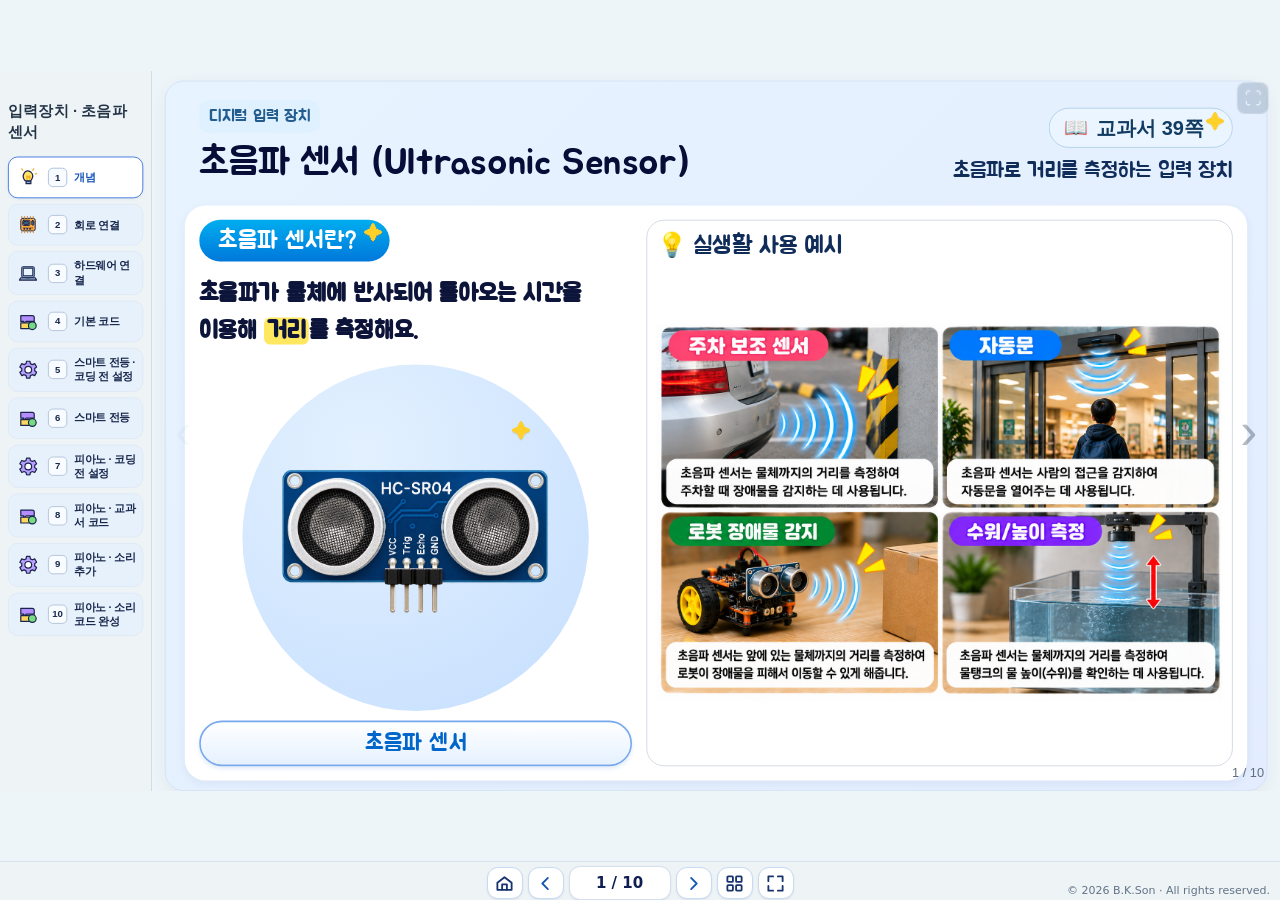
<file: middle/phyCom/ultrasonic/index.html>
<!doctype html><html lang="ko"><head><meta charset="utf-8"><meta name="viewport" content="width=device-width,initial-scale=1"><title>초음파 센서</title><script src="../common/js/page-numbers.js"></script><script src="../common/js/module-navigation.js"></script><script src="../common/js/stage-fit.js"></script><link rel="stylesheet" href="../common/css/slides.css"><link rel="stylesheet" href="../common/css/motor-lesson.css"><link rel="stylesheet" href="../common/css/hardware-connect.css"><link rel="stylesheet" href="../common/css/stage-layout.css"><link rel="stylesheet" href="../common/css/coding-setup.css"><link rel="stylesheet" href="../common/css/entry-engine.css"><link rel="stylesheet" href="../common/css/device-concept.css"><link rel="stylesheet" href="../common/css/entry-objects.css"><link rel="stylesheet" href="lesson.css"></head><body class="phycom-lesson motor-lesson device-reference ultrasonic-lesson"><button id="fullscreenBtn" class="fullscreen-btn" aria-label="전체화면">⛶</button><aside class="slide-sidebar"><h3>입력장치 · 초음파 센서</h3><div id="slideSidebarList"></div></aside><main class="wrap"><header><span class="device-label">디지털 입력 장치</span><div class="title-row"><h1>초음파 센서</h1></div></header>
<section class="slide motor-concept active" id="concept"><div class="device-concept-layout pot-concept-main"><div class="device-concept-copy pot-concept-module"><button class="pot-concept-definition pot-click-target ultra-definition" data-device-module><span class="pot-concept-definition-title">초음파 센서란?</span><span class="pot-concept-explanation">초음파가 물체에 반사되어 돌아오는 시간을 이용해 <mark>거리</mark>를 측정해요.</span></button><div class="pot-concept-devices"><figure class="pot-concept-device"><button class="pot-click-target" data-device-pins aria-label="초음파 센서 핀 역할"><img src="../../../assets/images/HC-SR04.png" alt="초음파 센서"></button><figcaption class="device-concept-meta">초음파 센서</figcaption></figure></div></div><div class="pot-concept-uses"><h3>💡 실생활 사용 예시</h3><img src="../../../assets/images/UltrasonicSensor_4examples.png" alt="초음파 센서의 실생활 활용 예시"></div></div><dialog id="pinRoles" class="phycom-pin-window" data-pin-layout="table" data-pin-title="초음파 센서 핀 연결 알아보기" data-pin-images='[{"caption":"초음파 센서","src":"../../../assets/images/HC-SR04.png","alt":"초음파 센서 Trig Echo VCC GND"}]' data-pin-rows='[{"name":"VCC","caption":"전원 (+)","role":"모듈에 전원을 공급하는 핀","range":{"label":"연결 가능한 전원","values":["5V"]},"note":"","pin":"5V","color":"#d62828","background":"#ffe3e3","summaryColor":"#b91c1c","weight":1},{"name":"Trig","caption":"송신 신호","role":"초음파를 보내도록 지시하는 핀","range":{"label":"연결 가능한 핀","values":["D0 ~ D13"],"suffix":" (디지털 출력)"},"pin":"D3","color":"#179a30","background":"#e0f8df"},{"name":"Echo","caption":"수신 신호","role":"초음파가 돌아온 시간을 전달하는 핀","range":{"label":"연결 가능한 핀","values":["D0 ~ D13"],"suffix":" (디지털 입력)"},"pin":"D2","color":"#2563eb","background":"#dbeafe"},{"name":"GND","caption":"접지 (-)","role":"전원의 기준(0V)에 연결하는 핀","pin":"GND","color":"#252b35","background":"#e5e7eb","summaryColor":"#252b35","weight":1}]' data-module-name="초음파 센서" data-module-image="../../../assets/images/HC-SR04.png" data-pin-signals='[{"label":"Trig","description":"초음파 송신 신호","pin":"D3"},{"label":"Echo","description":"초음파 수신 신호","pin":"D2"}]' data-voltage-label="VCC" data-lesson-voltage="5V" data-ground-label="GND"></dialog></section>
<section class="slide" id="circuit" data-explanation-subtitle="회로 연결" data-textbook-page="39"><div class="circuit-demo workspace" id="workspace"><div id="module" class="circuit-component module-component"><img class="component-image" src="../../../assets/images/HC-SR04.png" alt="초음파 센서"><div class="pin-layer"></div></div><div id="board" class="circuit-component board-component"><img class="component-image" src="../../../assets/images/OrangeBoard.png" alt="오렌지보드"><div class="pin-layer"></div></div><svg id="wireLayer" xmlns="http://www.w3.org/2000/svg"></svg><div id="wireLabelLayer"></div></div></section>
<section class="slide entry-slide entry-code-slide" id="basic"></section><section class="slide entry-slide entry-setup-slide" id="lampSetup"></section><section class="slide entry-slide entry-code-slide" id="lamp"></section><section class="slide entry-slide entry-setup-slide" id="pianoSetup"></section><section class="slide entry-slide entry-code-slide" id="piano"></section><section class="slide entry-slide entry-setup-slide" id="soundSetup"></section><section class="slide entry-slide entry-code-slide" id="pianoSound"></section>
<div class="slide-nav"><button id="prev" aria-label="이전">‹</button><button id="next" aria-label="다음">›</button></div><div class="count" id="slides">1 / 10</div></main><script src="../common/js/lesson-ui.js"></script><script src="../common/js/entry-engine/grammar.js"></script><script src="../common/js/entry-engine/tabs.js"></script><script src="../common/js/entry-engine/renderer.js"></script><script src="../common/js/entry-engine/execution.js"></script><script src="../common/js/entry-engine/steps.js"></script><script src="../common/js/entry-engine/objects.js"></script><script src="../common/js/coding-setup.js"></script><script src="../common/js/device-concept.js"></script><script src="../common/js/pin-info.js"></script><script src="../common/js/entry-engine/save.js"></script><script type="application/json" id="deviceConceptData">{"name": "초음파 센서", "type": "디지털 입력 장치", "page": 39, "subtitle": "개념", "concept": "초음파로 물체까지의 거리를 측정하는 입력 장치", "paragraphs": ["초음파는 사람이 들을 수 없는 <mark data-key=\"1\">20kHz 이상의 높은 주파수를 가진 소리</mark>로 물체에 부딪히면 반사되는 성질을 가진다. 초음파 센서(Ultrasonic Sensor)는 박쥐나 돌고래가 물체를 정확하게 탐지하는 원리와 같이 초음파를 이용하여 앞쪽에 있는 물체까지의 거리를 측정할 수 있는 <mark data-key=\"2\">디지털 입력 장치</mark>이다.", "<mark data-key=\"3\">송신부(Trig)를 통해 초음파 신호를 전송</mark>한 뒤 물체에 부딪쳐 반사된 초음파를 <mark data-key=\"4\">수신부(Echo)에서 받아, 되돌아올 때까지 걸리는 시간을 측정하여 거리를 계산</mark>한다. 주차장의 차단기, 드론의 호버링, 로봇 청소기 등 실생활의 다양한 분야에서 활용되고 있다."], "notes": ["초음파는 사람이 들을 수 없는 높은 주파수의 소리입니다.", "거리 측정값을 디지털 신호로 전달합니다.", "Trig에서 물체를 향해 초음파를 보냅니다.", "반사되어 돌아오는 데 걸리는 시간은 왕복 시간입니다."], "supplements": [{"title": "호버링(Hovering)", "paragraphs": ["어떤 물체를 공중에 띄웠을 때, 움직이지 않고 제자리에서 머물며 정지 비행을 하는 상태이다."]}]}</script><script src="code.js"></script><script src="principle.js"></script><script src="simulation.js"></script><script src="lesson.js"></script><script src="../common/js/circuit.js"></script><script src="../common/js/hardware-connect.js"></script></body></html>
</file>
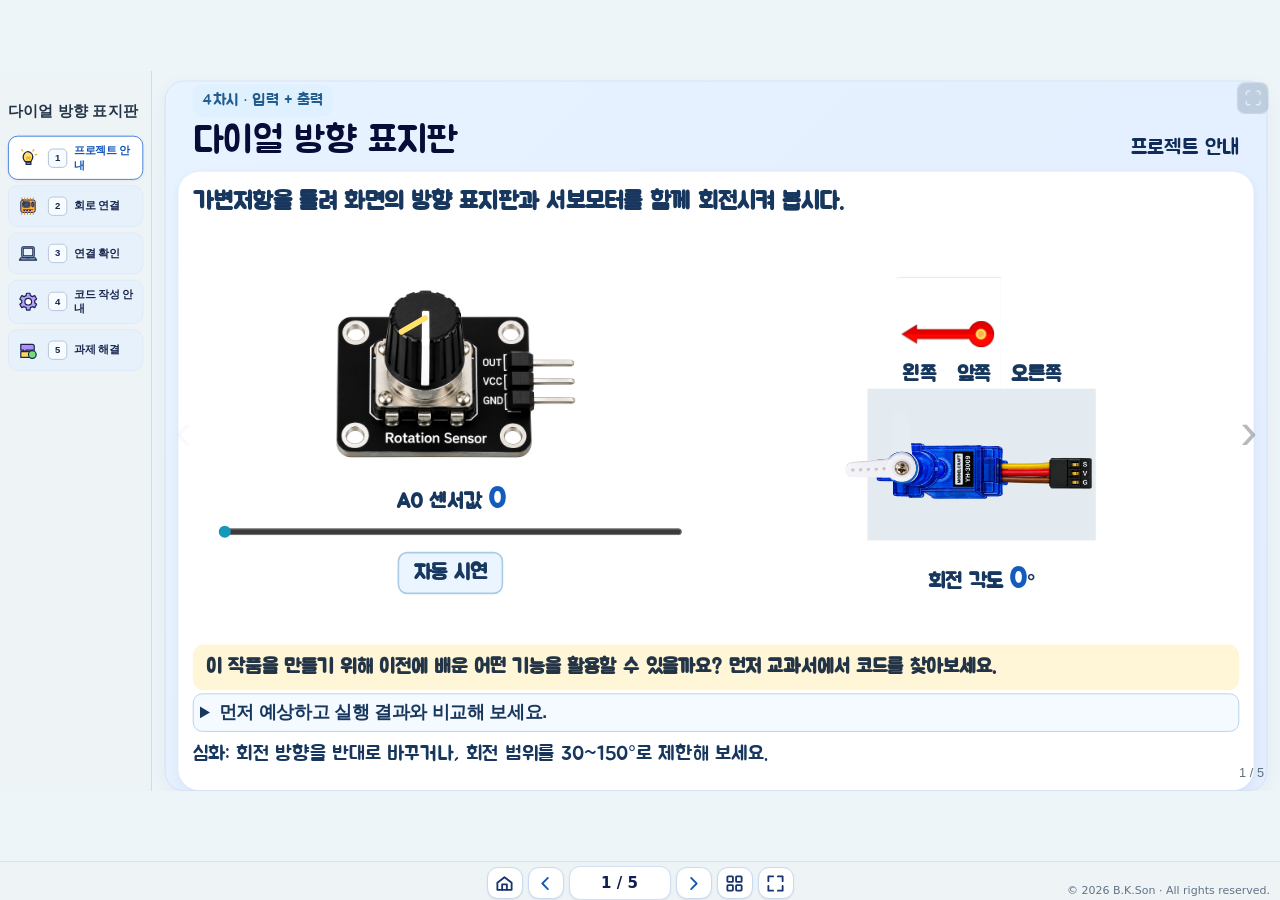
<file: middle/phyCom/projects/dial-direction-sign/index.html>
<!doctype html><html lang="ko"><head><meta charset="utf-8"><meta name="viewport" content="width=device-width,initial-scale=1"><title>다이얼 방향 표지판</title><script src="../../common/js/page-numbers.js"></script><script src="../../common/js/module-navigation.js"></script><script src="../../common/js/stage-fit.js"></script><link rel="stylesheet" href="../../common/css/slides.css"><link rel="stylesheet" href="../../common/css/motor-lesson.css"><link rel="stylesheet" href="../../common/css/stage-layout.css"><link rel="stylesheet" href="../../common/css/coding-setup.css"><link rel="stylesheet" href="../../common/css/entry-engine.css"><link rel="stylesheet" href="../../common/css/device-concept.css"><link rel="stylesheet" href="../../common/css/entry-objects.css"><link rel="stylesheet" href="../shared/project.css"></head><body class="phycom-lesson motor-lesson device-reference intermediate-project"><button id="fullscreenBtn" class="fullscreen-btn" aria-label="전체화면">⛶</button><aside class="slide-sidebar"><h3>다이얼 방향 표지판</h3><div id="slideSidebarList"></div></aside><main class="wrap"><header><h1>다이얼 방향 표지판</h1></header><section class="slide active" id="intro"><div class="project-goal"></div><div class="project-intro-demo"></div><p class="project-extension"></p></section><section class="slide" id="circuit"><div class="circuit-demo workspace" id="workspace"><div id="module" class="circuit-component module-component"><img class="component-image" alt="두 모듈의 실제 핀 배열"><div class="pin-layer"></div></div><div id="board" class="circuit-component board-component"><img class="component-image" src="../../../../assets/images/OrangeBoard.png" alt="오렌지보드"><div class="pin-layer"></div></div><svg id="wireLayer" xmlns="http://www.w3.org/2000/svg"></svg><div id="wireLabelLayer"></div></div></section><section class="slide entry-slide entry-code-slide" id="checks"></section><section class="slide entry-slide entry-setup-slide" id="guide"></section><section class="slide" id="solve"><div class="project-attempt"><h2>먼저 과제를 해결해 보세요.</h2><p class="project-extension"></p><label>재사용·결합·변형할 코드를 적어 보세요.<textarea rows="3" aria-label="과제 해결 계획"></textarea></label><label class="project-threshold-label" hidden>경보 기준 거리(cm)<input type="number" class="project-threshold" min="2" max="400"></label><button class="entry-goal-btn" id="showSolution">해결 코드 확인</button><p class="project-gate-message" role="status"></p></div><div id="solutionCode" hidden></div></section><div class="slide-nav"><button id="prev" aria-label="이전">‹</button><button id="next" aria-label="다음">›</button></div><div class="count" id="slides">1 / 5</div></main><script src="../../common/js/lesson-ui.js"></script><script src="../../common/js/entry-engine/grammar.js"></script><script src="../../common/js/entry-engine/tabs.js"></script><script src="../../common/js/entry-engine/renderer.js"></script><script src="../../common/js/entry-engine/execution.js"></script><script src="../../common/js/entry-engine/steps.js"></script><script src="../../common/js/entry-engine/objects.js"></script><script src="../../common/js/coding-setup.js"></script><script src="../../common/js/device-concept.js"></script><script src="../../common/js/pin-info.js"></script><script src="../../common/js/entry-engine/save.js"></script><script src="../shared/block-data.js"></script><script src="project-data.js"></script><script src="../shared/activities.js"></script><script src="../shared/lesson.js"></script><script src="../../common/js/circuit.js"></script></body></html>
</file>
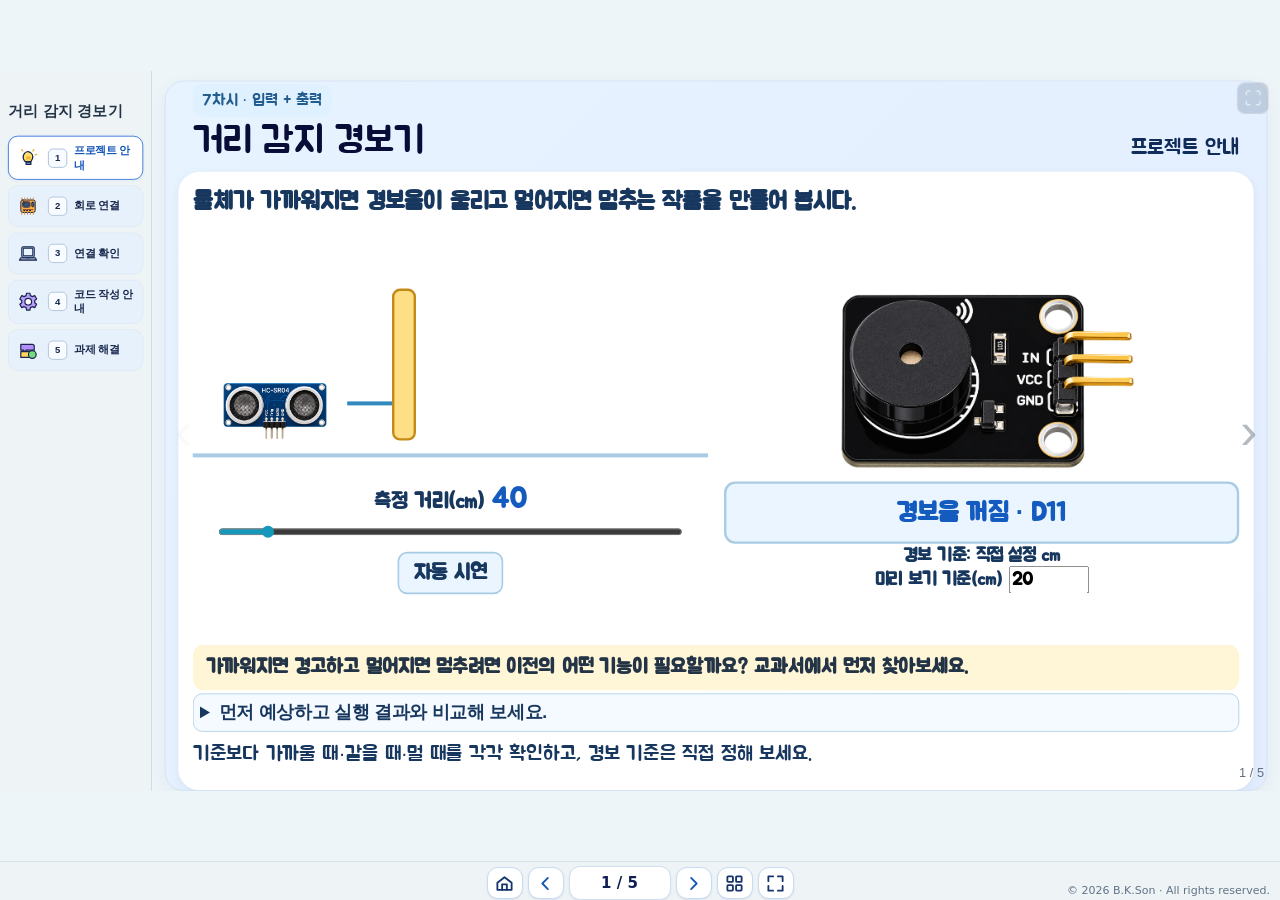
<file: middle/phyCom/projects/distance-alarm/index.html>
<!doctype html><html lang="ko"><head><meta charset="utf-8"><meta name="viewport" content="width=device-width,initial-scale=1"><title>거리 감지 경보기</title><script src="../../common/js/page-numbers.js"></script><script src="../../common/js/module-navigation.js"></script><script src="../../common/js/stage-fit.js"></script><link rel="stylesheet" href="../../common/css/slides.css"><link rel="stylesheet" href="../../common/css/motor-lesson.css"><link rel="stylesheet" href="../../common/css/stage-layout.css"><link rel="stylesheet" href="../../common/css/coding-setup.css"><link rel="stylesheet" href="../../common/css/entry-engine.css"><link rel="stylesheet" href="../../common/css/device-concept.css"><link rel="stylesheet" href="../../common/css/entry-objects.css"><link rel="stylesheet" href="../shared/project.css"></head><body class="phycom-lesson motor-lesson device-reference intermediate-project"><button id="fullscreenBtn" class="fullscreen-btn" aria-label="전체화면">⛶</button><aside class="slide-sidebar"><h3>거리 감지 경보기</h3><div id="slideSidebarList"></div></aside><main class="wrap"><header><h1>거리 감지 경보기</h1></header><section class="slide active" id="intro"><div class="project-goal"></div><div class="project-intro-demo"></div><p class="project-extension"></p></section><section class="slide" id="circuit"><div class="circuit-demo workspace" id="workspace"><div id="module" class="circuit-component module-component"><img class="component-image" alt="두 모듈의 실제 핀 배열"><div class="pin-layer"></div></div><div id="board" class="circuit-component board-component"><img class="component-image" src="../../../../assets/images/OrangeBoard.png" alt="오렌지보드"><div class="pin-layer"></div></div><svg id="wireLayer" xmlns="http://www.w3.org/2000/svg"></svg><div id="wireLabelLayer"></div></div></section><section class="slide entry-slide entry-code-slide" id="checks"></section><section class="slide entry-slide entry-setup-slide" id="guide"></section><section class="slide" id="solve"><div class="project-attempt"><h2>먼저 과제를 해결해 보세요.</h2><p class="project-extension"></p><label>재사용·결합·변형할 코드를 적어 보세요.<textarea rows="3" aria-label="과제 해결 계획"></textarea></label><label class="project-threshold-label" hidden>경보 기준 거리(cm)<input type="number" class="project-threshold" min="2" max="400"></label><button class="entry-goal-btn" id="showSolution">해결 코드 확인</button><p class="project-gate-message" role="status"></p></div><div id="solutionCode" hidden></div></section><div class="slide-nav"><button id="prev" aria-label="이전">‹</button><button id="next" aria-label="다음">›</button></div><div class="count" id="slides">1 / 5</div></main><script src="../../common/js/lesson-ui.js"></script><script src="../../common/js/entry-engine/grammar.js"></script><script src="../../common/js/entry-engine/tabs.js"></script><script src="../../common/js/entry-engine/renderer.js"></script><script src="../../common/js/entry-engine/execution.js"></script><script src="../../common/js/entry-engine/steps.js"></script><script src="../../common/js/entry-engine/objects.js"></script><script src="../../common/js/coding-setup.js"></script><script src="../../common/js/device-concept.js"></script><script src="../../common/js/pin-info.js"></script><script src="../../common/js/entry-engine/save.js"></script><script src="../shared/block-data.js"></script><script src="project-data.js"></script><script src="../shared/activities.js"></script><script src="../shared/lesson.js"></script><script src="../../common/js/circuit.js"></script></body></html>
</file>
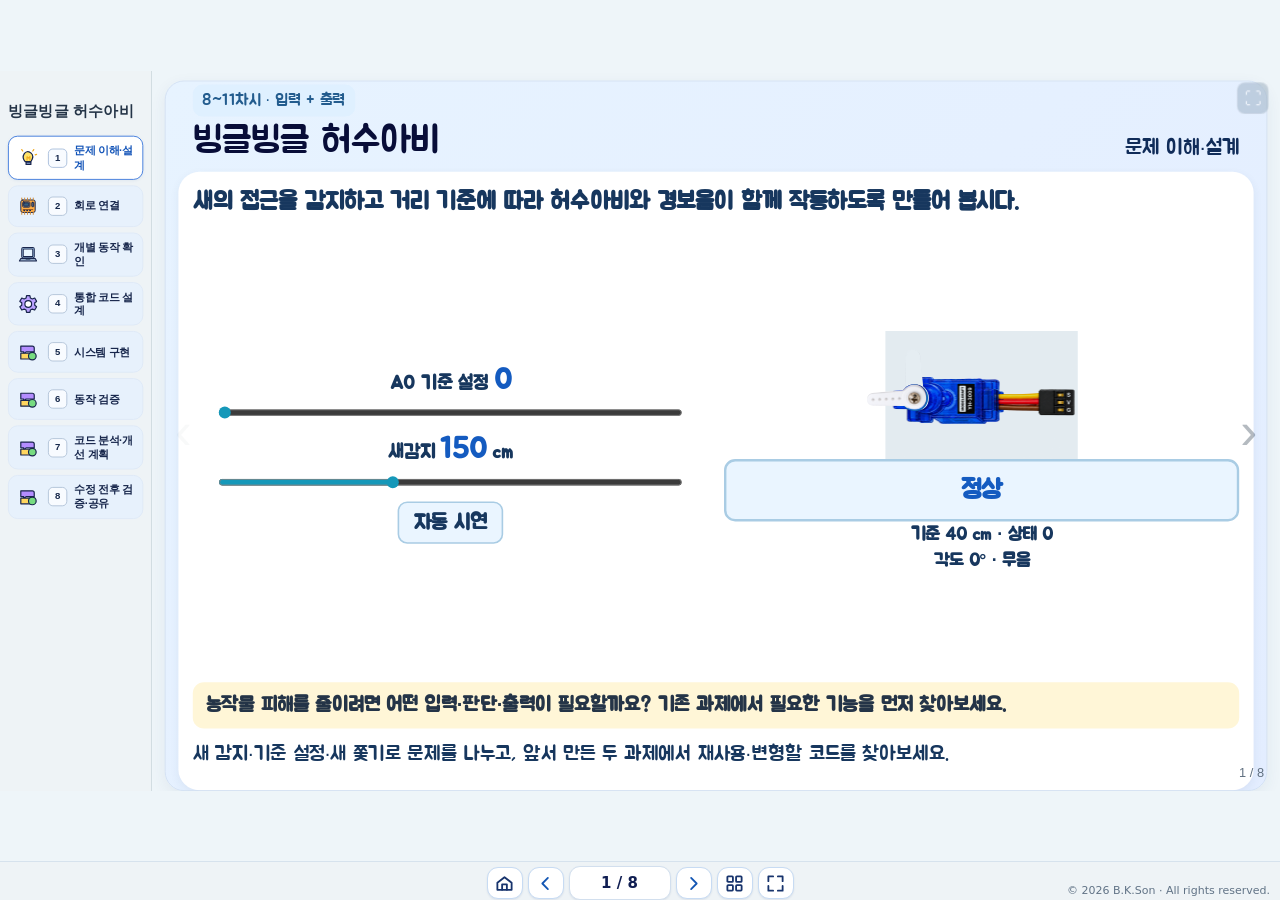
<file: middle/phyCom/projects/scarecrow/index.html>
<!doctype html><html lang="ko"><head><meta charset="utf-8"><meta name="viewport" content="width=device-width,initial-scale=1"><title>빙글빙글 허수아비</title><script src="../../common/js/page-numbers.js"></script><script src="../../common/js/module-navigation.js"></script><script src="../../common/js/stage-fit.js"></script><link rel="stylesheet" href="../../common/css/slides.css"><link rel="stylesheet" href="../../common/css/motor-lesson.css"><link rel="stylesheet" href="../../common/css/stage-layout.css"><link rel="stylesheet" href="../../common/css/coding-setup.css"><link rel="stylesheet" href="../../common/css/entry-engine.css"><link rel="stylesheet" href="../../common/css/device-concept.css"><link rel="stylesheet" href="../../common/css/entry-objects.css"><link rel="stylesheet" href="../shared/project.css"></head><body class="phycom-lesson motor-lesson device-reference intermediate-project"><button id="fullscreenBtn" class="fullscreen-btn" aria-label="전체화면">⛶</button><aside class="slide-sidebar"><h3>빙글빙글 허수아비</h3><div id="slideSidebarList"></div></aside><main class="wrap"><header><h1>빙글빙글 허수아비</h1></header><section class="slide active" id="intro"><div class="project-goal"></div><div class="project-intro-demo"></div><p class="project-extension"></p></section><section class="slide" id="circuit"><div class="circuit-demo workspace" id="workspace"><div id="module" class="circuit-component module-component"><img class="component-image" alt="두 모듈의 실제 핀 배열"><div class="pin-layer"></div></div><div id="board" class="circuit-component board-component"><img class="component-image" src="../../../../assets/images/OrangeBoard.png" alt="오렌지보드"><div class="pin-layer"></div></div><svg id="wireLayer" xmlns="http://www.w3.org/2000/svg"></svg><div id="wireLabelLayer"></div></div></section><section class="slide entry-slide entry-code-slide" id="checks"></section><section class="slide entry-slide entry-setup-slide" id="guide"></section><section class="slide" id="solve"><div class="project-attempt"><h2>먼저 과제를 해결해 보세요.</h2><p class="project-extension"></p><label>재사용·결합·변형할 코드를 적어 보세요.<textarea rows="3" aria-label="과제 해결 계획"></textarea></label><label class="project-threshold-label" hidden>경보 기준 거리(cm)<input type="number" class="project-threshold" min="2" max="400"></label><button class="entry-goal-btn" id="showSolution">해결 코드 확인</button><p class="project-gate-message" role="status"></p></div><div id="solutionCode" hidden></div></section><section class="slide" id="verify"></section><section class="slide" id="analysis"></section><section class="slide" id="improve"></section><div class="slide-nav"><button id="prev" aria-label="이전">‹</button><button id="next" aria-label="다음">›</button></div><div class="count" id="slides">1 / 8</div></main><script src="../../common/js/lesson-ui.js"></script><script src="../../common/js/entry-engine/grammar.js"></script><script src="../../common/js/entry-engine/tabs.js"></script><script src="../../common/js/entry-engine/renderer.js"></script><script src="../../common/js/entry-engine/execution.js"></script><script src="../../common/js/entry-engine/steps.js"></script><script src="../../common/js/entry-engine/objects.js"></script><script src="../../common/js/coding-setup.js"></script><script src="../../common/js/device-concept.js"></script><script src="../../common/js/pin-info.js"></script><script src="../../common/js/entry-engine/save.js"></script><script src="../shared/block-data.js"></script><script src="simulation.js"></script><script src="activities.js"></script><script src="project-data.js"></script><script src="../shared/activities.js"></script><script src="../shared/lesson.js"></script><script src="../../common/js/circuit.js"></script></body></html>
</file>
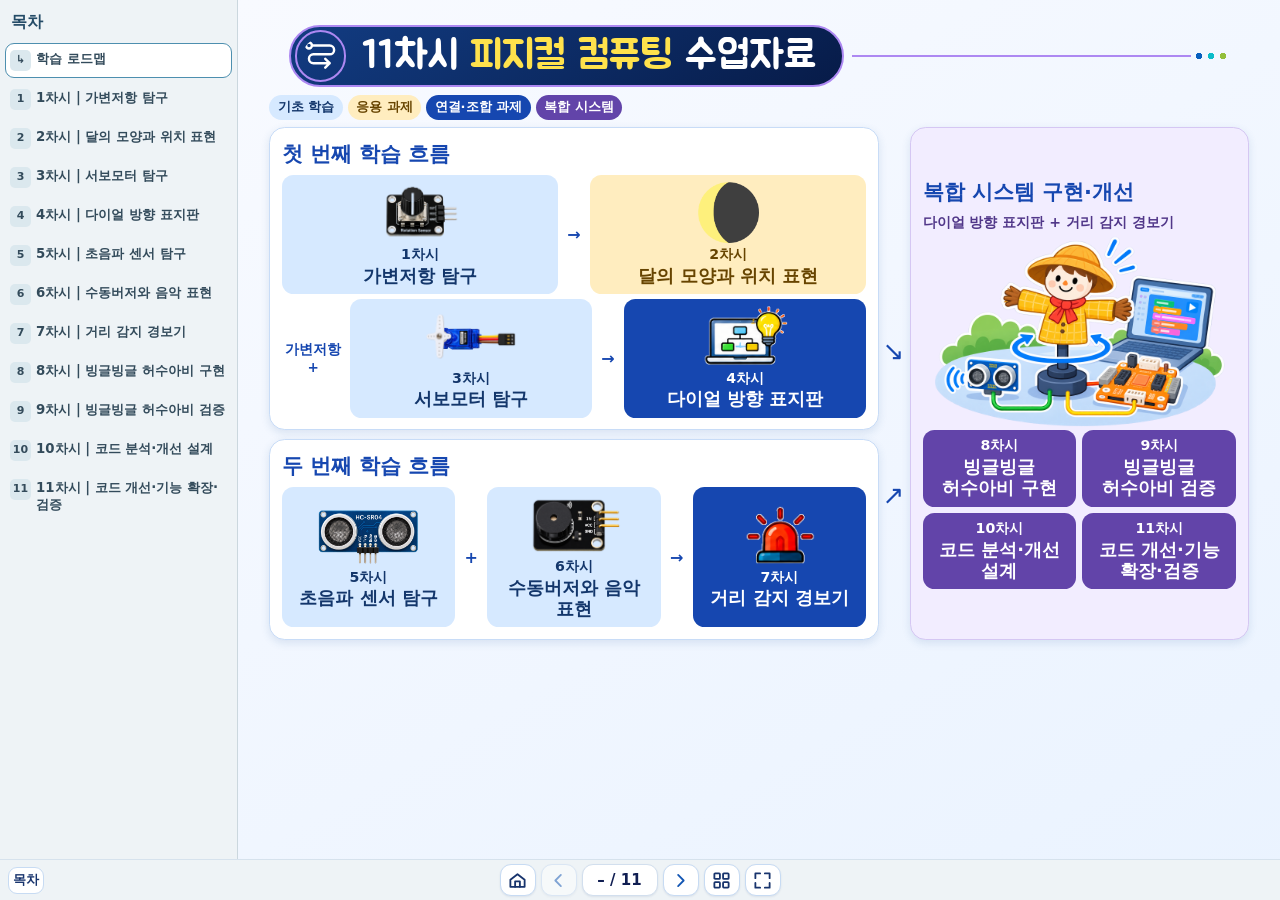
<file: training/2026-12-11/lessons.html>
<!doctype html>
<html lang="ko">
<head>
  <meta charset="utf-8">
  <meta name="viewport" content="width=device-width, initial-scale=1">
  <title>11차시 피지컬 컴퓨팅 수업자료</title>
  <link rel="stylesheet" href="../../middle/phyCom/common/css/module-navigation.css">
  <link rel="stylesheet" href="./training-view.css">
  <link rel="stylesheet" href="./training-cards.css">
  <link rel="stylesheet" href="./lessons.css">
  <script defer src="../../middle/phyCom/common/js/module-navigation.js"></script>
  <script defer src="../../middle/phyCom/common/js/dashboard-lesson-fullscreen.js"></script>
  <script defer src="./lesson-reference.js"></script>
  <script defer src="./training-view.js"></script>
</head>
<body>
<div id="training-reader" data-module="lessons">
  <main class="training-viewport"><div class="training-content">
    <section class="slide roadmap" aria-labelledby="roadmap-title">
      <div class="training-heading"><h1 id="roadmap-title" tabindex="-1" class="training-title" data-title-icon="roadmap"><span>11차시 <strong>피지컬 컴퓨팅</strong> 수업자료</span></h1></div>
      <ul class="material-legend" aria-label="차시 유형">
        <li class="basic">기초 학습</li><li class="apply">응용 과제</li>
        <li class="combine">연결·조합 과제</li><li class="system">복합 시스템</li>
      </ul>
      <div class="material-map">
        <div class="material-lanes">
          <section class="material-lane"><h2>첫 번째 학습 흐름</h2><div class="material-sequence branch"><button class="material-card basic" type="button" data-jump="1"><img src="../../assets/images/RotationSensor.png" alt=""><span>1차시</span><strong>가변저항 탐구</strong></button>
              <span class="material-arrow" aria-hidden="true">→</span>
              <button class="material-card apply" type="button" data-jump="2"><img src="../../assets/images/moon-4.png" alt=""><span>2차시</span><strong>달의 모양과 위치 표현</strong></button></div><div class="material-sequence joining"><span class="material-dependency">가변저항<br>+</span>
              <button class="material-card basic" type="button" data-jump="3"><img src="../../assets/images/servo_motor.png" alt=""><span>3차시</span><strong>서보모터 탐구</strong></button>
              <span class="material-arrow" aria-hidden="true">→</span>
              <button class="material-card combine" type="button" data-jump="4"><img src="../../assets/images/overview-step-4.png" alt=""><span>4차시</span><strong>다이얼 방향 표지판</strong></button></div></section>
          <section class="material-lane"><h2>두 번째 학습 흐름</h2><div class="material-sequence joining"><button class="material-card basic" type="button" data-jump="5"><img src="../../assets/images/HC-SR04.png" alt=""><span>5차시</span><strong>초음파 센서 탐구</strong></button>
              <span class="material-arrow" aria-hidden="true">+</span>
              <button class="material-card basic" type="button" data-jump="6"><img src="../../assets/images/buzzer.png" alt=""><span>6차시</span><strong>수동버저와 음악 표현</strong></button>
              <span class="material-arrow" aria-hidden="true">→</span>
              <button class="material-card combine" type="button" data-jump="7"><img src="../../assets/images/topics-alarm.png" alt=""><span>7차시</span><strong>거리 감지 경보기</strong></button></div></section>
        </div>
        <section class="material-result">
          <h2>복합 시스템 구현·개선</h2>
          <p class="material-merge-label">다이얼 방향 표지판 + 거리 감지 경보기</p>
          <img src="../../assets/images/scarecrow-project.png" alt="빙글빙글 허수아비 대표 이미지">
          <div class="material-result-grid">
            <button class="material-card system" type="button" data-jump="8"><span>8차시</span><strong>빙글빙글 허수아비 구현</strong></button>
            <button class="material-card system" type="button" data-jump="9"><span>9차시</span><strong>빙글빙글 허수아비 검증</strong></button>
            <button class="material-card system" type="button" data-jump="10"><span>10차시</span><strong>코드 분석·개선 설계</strong></button>
            <button class="material-card system" type="button" data-jump="11"><span>11차시</span><strong>코드 개선·기능 확장·검증</strong></button>
          </div>
        </section>
      </div>
    </section>
    <section class="slide material-lesson linked-material" hidden aria-labelledby="lesson-title-1">
      <div class="training-heading"><h2 id="lesson-title-1" tabindex="-1" class="training-title" data-title-icon="dial"><span>1차시 | <strong>가변저항</strong> 탐구</span></h2></div>
      <div data-lesson-source="1" aria-label="기존 웹교재">
        <p role="status">웹교재를 불러오는 중입니다.</p>
      </div>
    </section>
    <section class="slide material-lesson linked-material" hidden aria-labelledby="lesson-title-2">
      <div class="training-heading"><h2 id="lesson-title-2" tabindex="-1" class="training-title" data-title-icon="moon"><span>2차시 | 달의 <strong>모양과 위치</strong> 표현</span></h2></div>
      <div data-lesson-source="2" aria-label="기존 웹교재">
        <p role="status">웹교재를 불러오는 중입니다.</p>
      </div>
    </section>
    <section class="slide material-lesson linked-material" hidden aria-labelledby="lesson-title-3">
      <div class="training-heading"><h2 id="lesson-title-3" tabindex="-1" class="training-title" data-title-icon="rotation"><span>3차시 | <strong>서보모터</strong> 탐구</span></h2></div>
      <div data-lesson-source="3" aria-label="기존 웹교재">
        <p role="status">웹교재를 불러오는 중입니다.</p>
      </div>
    </section>
    <section class="slide material-lesson" hidden aria-labelledby="lesson-title-4">
      <div class="training-heading"><h2 id="lesson-title-4" tabindex="-1" class="training-title" data-title-icon="sign"><span>4차시 | 다이얼 <strong>방향 표지판</strong></span></h2></div>
      <div class="material-body" aria-label="차시 본문">
        <figure>
          <a href="../../assets/images/dial-sign-circuit.png" target="_blank" rel="noopener" aria-label="가변저항과 서보모터를 오렌지보드에 연결한 회로 크게 보기"><img src="../../assets/images/dial-sign-circuit.png" alt="가변저항과 서보모터를 오렌지보드에 연결한 회로"></a>
        </figure>
        <section class="material-activity">
          <h3>회로 연결과 코드 탐색</h3>
          <ul>
            <li>가변저항의 OUT은 A0에, 서보모터의 신호선은 D3에 연결합니다.</li>
            <li>1·3차시 코드에서 입력을 읽는 블록과 회전 각도를 정하는 블록을 찾아 연결합니다.</li>
          </ul>
        </section>
      </div>
      <nav class="material-links" aria-label="기존 웹교재 자료"><a href="../../middle/phyCom/projects/dial-direction-sign/" target="_blank" rel="noopener">다이얼 방향 표지판 과제 ↗</a>
        <a href="./lessons.html?session=1" target="_blank" rel="noopener">가변저항 웹교재 ↗</a>
        <a href="./lessons.html?session=3" target="_blank" rel="noopener">서보모터 웹교재 ↗</a>
      </nav>
    </section>
    <section class="slide material-lesson" hidden aria-labelledby="lesson-title-5">
      <div class="training-heading"><h2 id="lesson-title-5" tabindex="-1" class="training-title" data-title-icon="waves"><span>5차시 | <strong>초음파 센서</strong> 탐구</span></h2></div>
      <div class="material-body" aria-label="차시 본문">
        <figure>
          <a href="../../assets/images/ultrasonic-sensor-circuit.png" target="_blank" rel="noopener" aria-label="초음파 센서와 오렌지보드의 연결 그림 크게 보기"><img src="../../assets/images/ultrasonic-sensor-circuit.png" alt="초음파 센서와 오렌지보드의 연결 그림"></a>
        </figure>
        <section class="material-activity">
          <h3>거리 측정과 조건 판단</h3>
          <ul>
            <li>회로도에서 전원·접지와 Trig·Echo 신호선을 확인합니다.</li>
            <li>가까울 때, 기준과 같을 때, 멀 때 표시값과 전등 동작을 비교합니다.</li>
          </ul>
        </section>
      </div>
      <nav class="material-links" aria-label="기존 웹교재 자료">
        <a href="./slides.html?page=13" target="_blank" rel="noopener">거리 감지 경보기 안내 ↗</a>
      </nav>
    </section>
    <section class="slide material-lesson" hidden aria-labelledby="lesson-title-6">
      <div class="training-heading"><h2 id="lesson-title-6" tabindex="-1" class="training-title" data-title-icon="music"><span>6차시 | 수동버저와 <strong>음악 표현</strong></span></h2></div>
      <div class="material-body" aria-label="차시 본문">
        <figure>
          <a href="../../assets/images/buzzer-note-blocks.png" target="_blank" rel="noopener" aria-label="음높이·옥타브·연주 시간을 지정한 수동버저 연주 블록 크게 보기"><img src="../../assets/images/buzzer-note-blocks.png" alt="음높이·옥타브·연주 시간을 지정한 수동버저 연주 블록"></a>
        </figure>
        <section class="material-activity">
          <h3>음표를 연주 블록으로 표현</h3>
          <ul>
            <li>음높이·옥타브·길이를 블록의 값으로 옮겨 악보와 연주를 비교합니다.</li>
            <li>학생 작품 시연에서 반복되는 구절을 함수로 정리한 예를 살펴봅니다.</li>
          </ul>
        </section>
      </div>
      <nav class="material-links" aria-label="기존 웹교재 자료">
        <a href="./lessons.html?demo=buzzer-demo" target="_blank" rel="noopener">수동버저 학생 작품 시연 ↗</a>
      </nav>
    </section>
    <section class="slide material-lesson" hidden aria-labelledby="lesson-title-7">
      <div class="training-heading"><h2 id="lesson-title-7" tabindex="-1" class="training-title" data-title-icon="alert"><span>7차시 | <strong>거리 감지</strong> 경보기</span></h2></div>
      <div class="material-body" aria-label="차시 본문">
        <figure>
          <a href="../../assets/images/ultrasonic-threshold-blocks.png" target="_blank" rel="noopener" aria-label="측정값이 10보다 작은지 비교해 전등 모양을 바꾸는 기존 코드 크게 보기"><img src="../../assets/images/ultrasonic-threshold-blocks.png" alt="측정값이 10보다 작은지 비교해 전등 모양을 바꾸는 기존 코드"></a>
        </figure>
        <section class="material-activity">
          <h3>전등 예제에서 경보기로</h3>
          <ul>
            <li>기존 코드의 거리 비교 조건을 찾고, 출력 블록을 경고음 제어로 바꾸는 방법을 구상합니다.</li>
            <li>기준 거리보다 가까울 때·같을 때·멀 때의 동작을 예상해 실행 결과와 비교합니다.</li>
          </ul>
        </section>
      </div>
      <nav class="material-links" aria-label="기존 웹교재 자료">
        <a href="../../middle/phyCom/projects/distance-alarm/" target="_blank" rel="noopener">거리 감지 경보기 과제 ↗</a>
        <a href="./lessons.html?demo=buzzer-demo" target="_blank" rel="noopener">수동버저 학생 작품 시연 ↗</a>
      </nav>
    </section>
    <section class="slide material-lesson" hidden aria-labelledby="lesson-title-8">
      <div class="training-heading"><h2 id="lesson-title-8" tabindex="-1" class="training-title" data-title-icon="scarecrow"><span>8차시 | 빙글빙글 <strong>허수아비 구현</strong></span></h2></div>
      <div class="material-body" aria-label="차시 본문">
        <figure>
          <a href="../../assets/images/scarecrow-project.png" target="_blank" rel="noopener" aria-label="가변저항·초음파 센서·서보모터·수동버저를 결합한 허수아비 프로젝트 크게 보기"><img src="../../assets/images/scarecrow-project.png" alt="가변저항·초음파 센서·서보모터·수동버저를 결합한 허수아비 프로젝트"></a>
        </figure>
        <section class="material-activity">
          <h3>입력·판단·출력 연결</h3>
          <ul>
            <li>가변저항으로 감지 거리 기준을 정하고 초음파 센서의 측정값과 비교합니다.</li>
            <li>판단 결과가 서보모터와 수동버저의 동작에 어떻게 이어지는지 설명합니다.</li>
          </ul>
        </section>
      </div>
      <nav class="material-links" aria-label="기존 웹교재 자료">
        <a href="../../middle/phyCom/projects/scarecrow/?page=1" target="_blank" rel="noopener">허수아비 구현 ↗</a>
      </nav>
    </section>
    <section class="slide material-lesson" hidden aria-labelledby="lesson-title-9">
      <div class="training-heading"><h2 id="lesson-title-9" tabindex="-1" class="training-title" data-title-icon="scarecrow"><span>9차시 | 빙글빙글 <strong>허수아비 검증</strong></span></h2></div>
      <div class="material-body" aria-label="차시 본문">
        <figure>
          <a href="../../assets/images/scarecrow-project.png" target="_blank" rel="noopener" aria-label="빙글빙글 허수아비 프로젝트 크게 보기"><img src="../../assets/images/scarecrow-project.png" alt="빙글빙글 허수아비 프로젝트"></a>
        </figure>
        <section class="material-activity">
          <h3>조건을 바꿔 테스트</h3>
          <ul>
            <li>측정 거리와 설정 기준을 각각 바꿔 예상 동작과 실제 동작을 비교합니다.</li>
            <li>서보모터·수동버저의 동작과 정지 조건을 기록합니다.</li>
          </ul>
        </section>
      </div>
      <nav class="material-links" aria-label="기존 웹교재 자료">
        <a href="../../middle/phyCom/projects/scarecrow/?page=6" target="_blank" rel="noopener">허수아비 동작 검증 ↗</a>
        <a href="./slides.html?page=15" target="_blank" rel="noopener">프로젝트 검증·개선 안내 ↗</a>
      </nav>
    </section>
    <section class="slide material-lesson" hidden aria-labelledby="lesson-title-10">
      <div class="training-heading"><h2 id="lesson-title-10" tabindex="-1" class="training-title" data-title-icon="code"><span>10차시 | <strong>코드 분석·개선</strong> 설계</span></h2></div>
      <div class="material-body" aria-label="차시 본문">
        <figure>
          <a href="../../assets/images/scarecrow-improvement-worksheet.png" target="_blank" rel="noopener" aria-label="허수아비 시스템 분석·개선 계획·테스트 검증 활동지 크게 보기"><img src="../../assets/images/scarecrow-improvement-worksheet.png" alt="허수아비 시스템 분석·개선 계획·테스트 검증 활동지"></a>
        </figure>
        <section class="material-activity">
          <h3>개선 계획 세우기</h3>
          <ul>
            <li>기존 코드의 입력·판단·출력을 표시하고 개선 필요성을 기록합니다.</li>
            <li>오류 수정·코드 효율화·기능 확장 중 하나를 선택해 방법과 시험 조건을 설계합니다.</li>
          </ul>
        </section>
      </div>
      <nav class="material-links" aria-label="기존 웹교재 자료">
        <a href="../../middle/phyCom/projects/scarecrow/?page=7" target="_blank" rel="noopener">허수아비 개선 계획 ↗</a>
      </nav>
    </section>
    <section class="slide material-lesson" hidden aria-labelledby="lesson-title-11">
      <div class="training-heading"><h2 id="lesson-title-11" tabindex="-1" class="training-title" data-title-icon="code"><span>11차시 | 코드 개선·<strong>기능 확장·검증</strong></span></h2></div>
      <div class="material-body" aria-label="차시 본문">
        <figure>
          <a href="../../assets/images/scarecrow-improvement-worksheet.png" target="_blank" rel="noopener" aria-label="허수아비의 개선 전후를 비교하는 테스트 검증 활동지 크게 보기"><img src="../../assets/images/scarecrow-improvement-worksheet.png" alt="허수아비의 개선 전후를 비교하는 테스트 검증 활동지"></a>
        </figure>
        <section class="material-activity">
          <h3>개선 전후 결과 비교</h3>
          <ul>
            <li>같은 조건으로 수정 전후를 시험하고 예상 결과와 실제 결과를 기록합니다.</li>
            <li>기존 동작 유지 여부와 개선 목표 달성 여부를 확인합니다.</li>
          </ul>
        </section>
      </div>
      <nav class="material-links" aria-label="기존 웹교재 자료">
        <a href="../../middle/phyCom/projects/scarecrow/?page=8" target="_blank" rel="noopener">허수아비 수정 전후 검증 ↗</a>
        <a href="./slides.html?page=15" target="_blank" rel="noopener">프로젝트 검증·개선 안내 ↗</a>
      </nav>
    </section>
    <section class="slide material-lesson linked-material" hidden data-demo="buzzer-demo" aria-labelledby="buzzer-demo-title">
      <div class="training-heading"><h2 id="buzzer-demo-title" tabindex="-1" class="training-title" data-title-icon="music"><span>수동버저 학생 작품 · <strong>언제나 몇 번이라도</strong></span></h2></div>
      <div data-lesson-source="buzzer-demo" aria-label="기존 수동버저 학생 작품">
        <p role="status">웹교재를 불러오는 중입니다.</p>
      </div>
    </section>
    <div class="reference-stage-host"></div>
  </div></main>
</div>
</body>
</html>
</file>
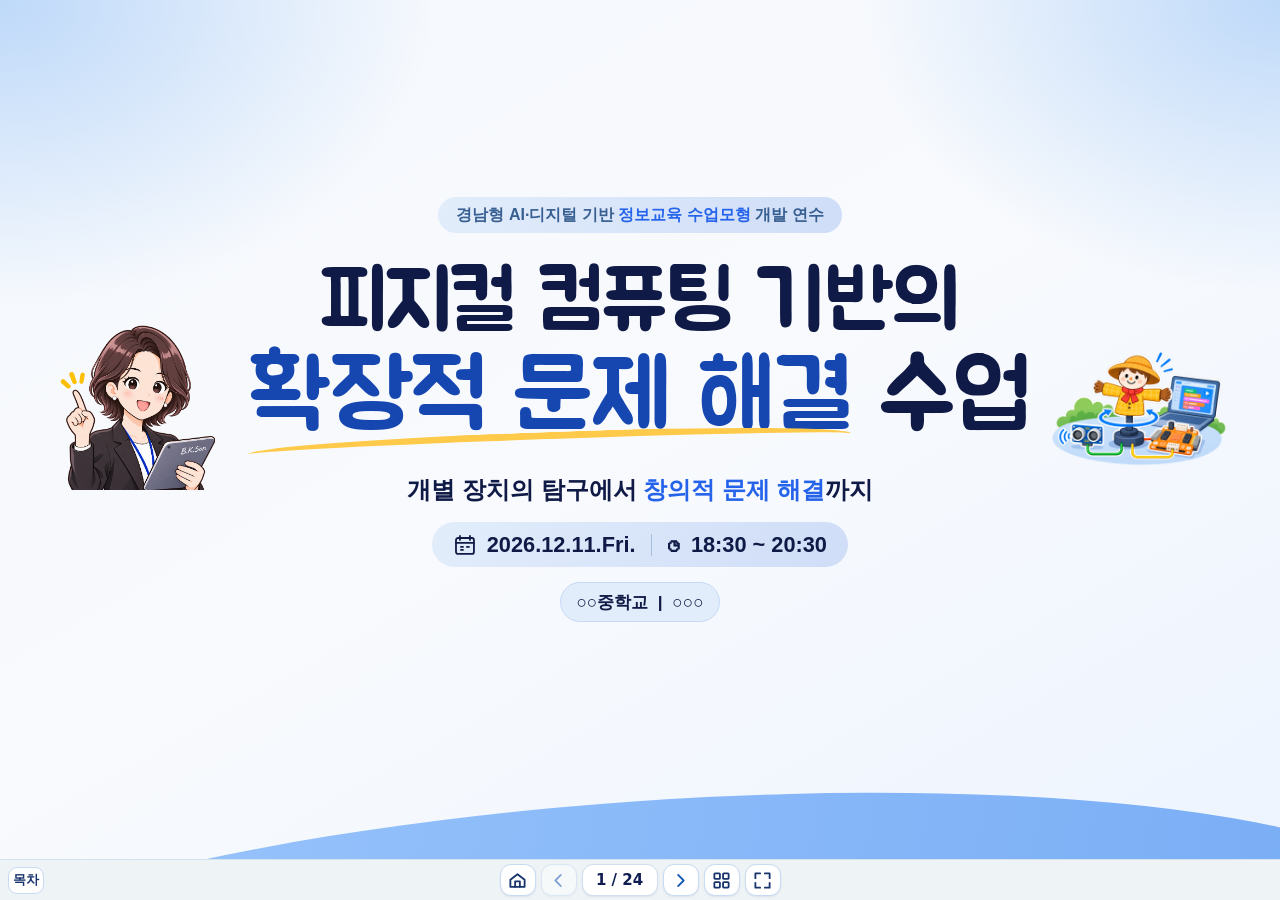
<file: training/2026-12-11/slides.html>
<!doctype html>
<html lang="ko"><head><meta charset="utf-8"><meta name="viewport" content="width=device-width,initial-scale=1"><title>경남형 AI·디지털 기반 정보교육 수업모형 개발 연수</title><style>
:root{font-family:Pretendard,"Noto Sans KR","Apple SD Gothic Neo",Arial,sans-serif;color:#092354;background:#f9fcff}*{box-sizing:border-box}html,body{margin:0;height:100%}body{overflow:hidden}.slide{position:relative;min-height:100vh;display:flex;flex-direction:column;align-items:center;justify-content:center;text-align:center;overflow:hidden;padding:6vh 5vw;background:radial-gradient(circle at 65% 42%,#fff 0%,#fff 35%,#f3f9ff 100%)}
@media (max-width: 900px) { .slide { padding: 5vw; } }
@media print { .slide { height: 100vh; } }

.slide.cover {
  min-height: 100svh;
  padding: 0 4vw max(72px, 9svh);
  display: grid;
  grid-template-rows: repeat(3, auto);
  align-content: center;
  row-gap: clamp(10px, 1.6svh, 18px);
  color: #101a46;
  isolation: isolate;
  background:
    radial-gradient(ellipse at 0 0, #bed9f9, transparent 24%),
    radial-gradient(ellipse at 100% 0, #bed9f9, transparent 23%),
    linear-gradient(150deg, #f5f8fd, #f8fafd 49%, #edf4ff);
}

.cover .wave {
  position: absolute;
  z-index: -1;
  left: -12%;
  bottom: -28svh;
  width: 125%;
  height: 39svh;
  border-radius: 50%;
  transform: rotate(-4deg);
  background: linear-gradient(105deg, #9ec8fd, #75aaf4);
}

.cover .training-name {
  justify-self: center;
  margin: 0;
  padding: .45em 1.15em;
  border-radius: 100px;
  background: linear-gradient(110deg, #e2edfb, #cfddf7);
  color: #385f91;
  font-size: clamp(12px, 1.25vw, 22px);
  font-weight: 750;
  text-align: center;
  word-break: keep-all;
}

.cover .training-name span { color: #2563eb; }

.cover .cover-body {
  display: grid;
  grid-template-columns: minmax(0, 1fr) auto minmax(0, 1fr);
  align-items: center;
  gap: 1.4vw;
  width: 100%;
}

.cover .cover-copy { display: grid; justify-items: center; }

.cover .details {
  margin: 0;
  border-radius: 100px;
  background: linear-gradient(110deg, #e2edfb, #cfddf7);
}

.cover .subject {
  margin: 0 0 .65em;
  font-size: clamp(13px, min(1.9vw, 4svh), 32px);
  font-weight: 800;
}

.cover .subject strong { color: #2563eb; font-weight: 900; }

.cover h1 {
  margin: .16em 0 .3em;
  font: 400 clamp(27px, min(6.45vw, 11.7svh), 124px) / 1.06 Jua, sans-serif;
  letter-spacing: -.015em;
  white-space: nowrap;
}

.cover .title-second { font-size: 1.16em; font-weight: inherit; }

.cover h1 span {
  position: relative;
  color: #1647b0;
}

.cover h1 span::after {
  content: "";
  position: absolute;
  inset: auto 0 -.105em;
  height: .18em;
  border-top: .08em solid #ffca4a;
  border-radius: 50%;
  transform: rotate(-2deg);
}

.cover .details {
  display: flex;
  align-items: center;
  gap: .72em;
  padding: .45em .95em;
  font-size: clamp(13px, min(1.7vw, 4svh), 29px);
  font-weight: 750;
  white-space: nowrap;
}

.cover .date { display: inline-flex; align-items: center; gap: .45em; }
.cover .date svg { width: 1.1em; height: 1.1em; flex: none; }
.cover .divider { width: 1px; height: 1em; background: #a6bde0; }

.cover .cover-art {
  width: 100%;
  height: min(23vw, 36svh);
  object-fit: contain;
}

.cover .speaker {
  justify-self: center;
  margin: 0;
  padding: .4em .9em;
  border: 1px solid #c6daf5;
  border-radius: 100px;
  background: #e2edfb;
  font-size: clamp(13px, 1.35vw, 24px);
  font-weight: 700;
}

@media print { .slide.cover[hidden] { display: grid; } }

@media (max-width: 800px) and (orientation: portrait) {
  .cover .cover-body {
    grid-template-columns: 1fr 1fr;
    align-content: center;
    gap: 1.6svh 4vw;
  }

  .cover .cover-copy { grid-area: 1 / 1 / 2 / 3; }
  .cover h1 { font-size: clamp(26px, 9.25vw, 75px); }
  .cover .cover-art { height: min(33vw, 23svh); }
}
</style><style>.slide[hidden]{display:none}.lesson{--training-body-inset:7vw;justify-content:flex-start;text-align:left;align-items:stretch;padding:var(--training-title-top) var(--training-body-inset) 10vh;gap:1.5vh;background:linear-gradient(135deg,#fff 45%,#eaf4ff)}
.lesson.agenda-slide { height: 100vh; overflow: auto; padding-bottom: max(6vh, 54px); }
.agenda {
  display: grid;
  grid-template-columns: minmax(0, 1fr) auto minmax(0, 1fr);
  gap: clamp(6px, 1vw, 18px);
  flex: 1;
  margin-top: clamp(20px, 5vh, 48px);
}
.agenda article {
  --agenda-heading: #105cc9;
  --agenda-border: #72abef;
  --agenda-card: #deefff;
  display: flex;
  flex-direction: column;
  min-width: 0;
  padding: 0 clamp(8px, 1.15vw, 20px) clamp(8px, 1.15vw, 20px);
  border: 2px solid var(--agenda-border);
  border-radius: clamp(14px, 2.3vw, 36px);
  background: #ffffffc4;
}
.agenda article:last-child {
  --agenda-heading: #16803e;
  --agenda-border: #78c989;
  --agenda-card: #e3f7e8;
}
.agenda h3 {
  margin: -.58em .25em .34em;
  padding: .28em .55em;
  border-radius: 1.5em;
  background: var(--agenda-heading);
  color: white;
  font: 400 clamp(19px, min(3.1vw, 6.3vh), 51px)/1.15 Jua, sans-serif;
  text-align: center;
  word-break: keep-all;
}
.agenda h3 strong { color: #ffe64c; font-weight: inherit; }
.agenda ol {
  display: grid;
  flex: 1;
  grid-template-columns: repeat(2, minmax(0, 1fr));
  grid-template-rows: repeat(2, minmax(min-content, 1fr));
  gap: clamp(6px, 1vw, 16px);
  margin: 0;
  padding: 0;
  list-style: none;
  counter-reset: agenda-step;
}
.agenda li {
  position: relative;
  counter-increment: agenda-step;
  display: grid;
  place-content: center;
  justify-items: center;
  min-width: 0;
  gap: .25em;
  padding: .4em .25em;
  border-radius: clamp(9px, 1.8vw, 29px);
  background: var(--agenda-card);
  color: #102b61;
  font-size: clamp(16px, min(2.55vw, 5.1vh), 42px);
  font-weight: 850;
  line-height: 1.2;
  text-align: center;
  word-break: keep-all;
}
.agenda li :is(img, svg) {
  width: clamp(34px, 10vw, 172px);
  max-width: 100%;
  height: clamp(24px, 13.5vh, 135px);
  object-fit: contain;
}
.agenda li::before {
  content: counter(agenda-step) / "";
  position: absolute;
  top: .4em;
  left: .4em;
  display: grid;
  place-items: center;
  width: 1.55em;
  aspect-ratio: 1;
  border-radius: 50%;
  background: var(--agenda-heading);
  color: white;
  font-size: .72em;
  font-weight: 800;
  line-height: 1;
}
.agenda-arrow {
  align-self: center;
  width: clamp(24px, 4.3vw, 76px);
  aspect-ratio: 1.18;
  background: linear-gradient(90deg, #70b7ff, #0860df);
  clip-path: polygon(0 26%, 54% 26%, 54% 0, 100% 50%, 54% 100%, 54% 74%, 0 74%);
}
@media (max-width: 700px) and (orientation: portrait) {
  .agenda { grid-template-columns: 1fr; flex: none; }
  .agenda-arrow { justify-self: center; margin-block: 2px 18px; transform: rotate(90deg); }
  .agenda li :is(img, svg) { height: clamp(32px, 6.6vh, 58px); }
}

.lesson:is(.direction,.diagram-slide) {
  --training-body-inset: clamp(12px, 4.15vw, 72px);
  height: 100vh;
  overflow: auto;
  padding: var(--training-title-top) var(--training-body-inset) max(6vh, 54px);
  gap: 1.15vh;
}
.result {
  display: grid;
  grid-template-rows: auto 1fr;
  gap: 1vh;
  padding: 1.25vh 1.5vw;
  background: #eef5ff;
  border-radius: clamp(9px, 1.1vw, 17px);
}
.model-comparison {
  display: grid;
  grid-template-rows: auto minmax(min-content, 1fr);
  grid-template-columns: minmax(0, 1fr);
  gap: clamp(8px, 2vh, 18px);
  flex: 1;
  margin-top: .8vh;
}
.textbook-path {
  display: grid;
  grid-template-columns: auto minmax(0, 1fr);
  align-items: center;
  gap: clamp(8px, 2vw, 34px);
  padding: .45em .65em;
  border-radius: .55em;
  background: #eaf0f7;
  color: #304c73;
  margin: 0;
}
.textbook-path dt { font-size: clamp(14px, min(2.15vw, 4.3vh), 34px); font-weight: 850; }
.textbook-path dd { display: flex; align-items: center; justify-content: center; gap: 1.6vw; margin: 0; font-size: clamp(14px, min(2.15vw, 4.3vh), 34px); font-weight: 750; }
.model-path { display: grid; grid-template-rows: auto minmax(min-content, 1fr); gap: 1vh; min-width: 0; }
.model-path .sequence-heading { padding: .3em .55em; border-radius: .6em; color: #fff; background: #123c82; }
.model-steps {
  display: grid;
  grid-template-columns: repeat(4, minmax(0, 1fr));
  gap: clamp(12px, 2.45vw, 42px);
  margin: 0;
  padding: 0;
  list-style: none;
}
.model-step {
  --model-accent: #167152;
  --model-wash: #e5f6ee;
  position: relative;
  display: grid;
  grid-template-rows: auto minmax(min-content, 1fr);
  min-width: 0;
  border-radius: .65em;
  background: var(--model-wash);
  font-size: clamp(13px, min(2.34vw, 4.65vh), 38px);
  text-align: center;
  word-break: keep-all;
}
.model-step:nth-child(2) { --model-accent: #105bb0; --model-wash: #e8f2ff; }
.model-step:nth-child(3) { --model-accent: #5532a0; --model-wash: #f2ebff; }
.model-step:nth-child(4) { --model-accent: #792d78; --model-wash: #f8edf8; }
.model-step + .model-step::before { content: "→" / ""; position: absolute; right: 100%; top: 48%; width: clamp(12px, 2.45vw, 42px); color: #1647b0; font-weight: 850; }
.model-step strong { padding: .34em .25em; background: var(--model-accent); border-radius: .65em .65em 0 0; color: white; }
.model-step img { align-self: center; justify-self: center; width: 90%; height: clamp(48px, 29vh, 238px); object-fit: contain; }
@media (max-width: 700px) and (orientation: portrait) {
  .model-steps { grid-template-columns: repeat(2, minmax(0, 1fr)); }
  .model-step:nth-child(3)::before { content: none; }
  .model-step img { height: 14vh; }
}
@media (max-height: 480px) and (orientation: landscape) {
  .model-step img { height: 19vh; }
}

.sequence-heading {
  margin: 0;
  color: #0846b3;
  font-size: clamp(15px, min(2.35vw, 4.7vh), 40px);
  word-break: keep-all;
}
.sequence {
  --arrow-space: clamp(12px, 2.55vw, 44px);
  display: grid;
  grid-auto-columns: minmax(0, 1fr);
  grid-auto-flow: column;
  gap: var(--arrow-space);
  list-style: none;
  margin: 0;
  padding: 0;
}
.diagram-card {
  position: relative;
  display: grid;
  align-content: center;
  justify-items: center;
  min-width: 0;
  gap: .9vh;
  padding: .85vh .55vw;
  border-radius: clamp(7px, .8vw, 12px);
  background: #edf5ff;
  color: #102b61;
  font-size: clamp(13px, min(2.6vw, 5vh), 42px);
  font-weight: 750;
  line-height: 1.2;
  text-align: center;
  word-break: keep-all;
}
.sequence .diagram-card + .diagram-card::before {
  content: "→" / "";
  position: absolute;
  right: 100%;
  top: 50%;
  width: var(--arrow-space);
  transform: translateY(-50%);
  color: #1647b0;
}
.diagram-card :is(img, .body-pictogram) { display: block; width: min(100%, 24vw, 28vh); height: clamp(26px, 18vh, 170px); object-fit: contain; }
.diagram-card small { font-size: .8em; font-weight: 650; }
.diagram-card strong { font-weight: 850; }
.diagram-card .session { font-size: .75em; }
.diagram-card.application { background: #ffedbf; color: #714900; }
.diagram-card.combination { background: #cde3ff; color: #1647b0; }
.diagram-card.system { background: #1647b0; color: white; }
.key {
  margin: 0;
  padding: 1.1vh 1.5vw;
  border-left: 6px solid #e9b92f;
  border-radius: 12px;
  background: #fff2c2;
  font-size: clamp(13px, min(1.8vw, 4.2vh), 30px);
  font-weight: 750;
  line-height: 1.3;
  word-break: keep-all;
}
.concept-map { display: grid; grid-template-rows: 1fr auto auto; gap: 1.3vh; flex: 1; }
.concept-map .sequence { --arrow-space: clamp(8px, 1.5vw, 24px); }
.concept-map .diagram-card { min-height: 15vh; padding: 1.25vh .75vw; }
.concept-map .sequence .diagram-card::before { content: none; }
.concept-join { display: grid; grid-template-columns: repeat(3, 1fr); color: #1647b0; text-align: center; font-size: clamp(22px, 3.7vh, 40px); }
.concept-map .outcomes { display: flex; justify-content: center; align-items: center; gap: 1.6vw; font-size: clamp(15px, min(2.1vw, 4.6vh), 34px); text-align: center; }
.outcomes strong { padding: .5em .75em; border-radius: 12px; background: #ffedbf; color: #102b61; }
.outcomes strong:last-child { background: #1647b0; color: white; }

.progression .key {
  padding: .24em .55em;
  border: 0;
  border-radius: .4em;
  background: linear-gradient(145deg, #293e76, #142350);
  color: white;
}
.progression .key strong { color: #ffe36b; }
.progress-line {
  position: relative;
  min-height: 8vh;
  padding: .3em 0 0;
  color: #124d97;
  text-align: center;
  font-size: clamp(11px, min(1.3vw, 2.7vh), 21px);
  font-weight: 850;
}
.progress-line svg { position: absolute; inset: 24% 0 0; width: 100%; height: 76%; }
.progress-line ol { position: relative; display: grid; grid-template-columns: repeat(4, 1fr); list-style: none; margin: 0; padding: 0; }
.progress-cards {
  display: grid;
  flex: 1;
  grid-template-columns: repeat(4, minmax(0, 1fr));
  gap: clamp(6px, 1.1vw, 19px);
  list-style: none;
  margin: 0;
  padding: 0;
}
.progress-stage {
  --stage: #096346;
  --stage-rule: #66a88f;
  --stage-soft: #eaf7ef;
  display: grid;
  grid-template-rows: auto 1fr auto auto;
  min-width: 0;
  overflow: hidden;
  border: 1px solid var(--stage-rule);
  border-radius: clamp(9px, 1vw, 16px);
  background: var(--stage-soft);
  color: #142c4f;
  font-size: clamp(13px, min(1.48vw, 3.9vh), 24px);
  word-break: keep-all;
  overflow-wrap: anywhere;
}
.progress-stage:nth-child(2) { --stage: #0757af; --stage-rule: #82b6ec; --stage-soft: #edf6ff; }
.progress-stage:nth-child(3) { --stage: #55329e; --stage-rule: #aa95da; --stage-soft: #f2ecff; }
.progress-stage:nth-child(4) { --stage: #783078; --stage-rule: #c895cf; --stage-soft: #faeef9; }
.progress-stage h3 {
  display: flex;
  gap: .35em;
  align-items: center;
  margin: 0;
  padding: .4em .5em;
  background: var(--stage);
  color: white;
  font-size: 1.12em;
  line-height: 1.14;
}
.progress-stage h3 span {
  flex: none;
  display: grid;
  place-items: center;
  width: 1.35em;
  aspect-ratio: 1;
  border-radius: 50%;
  background: white;
  color: var(--stage);
}
.progress-examples {
  display: grid;
  align-content: center;
  gap: .35em;
  margin: .4em;
  padding: .12em;
  text-align: center;
}
.progress-examples.pairs { grid-template-columns: repeat(2, minmax(0, 1fr)); }
.progress-examples figure { min-width: 0; margin: 0; font-size: .94em; font-weight: 750; }
.progress-examples :is(img, .body-pictogram) { display: block; width: 100%; height: clamp(30px, 10vh, 94px); object-fit: contain; }
.progress-examples figure:only-child img { height: clamp(64px, 24vh, 225px); }
.progress-checks {
  display: grid;
  gap: .22em;
  margin: 0 .55em .5em;
  padding: 0;
  list-style: none;
  font-size: .91em;
  line-height: 1.23;
}
.progress-checks li { display: grid; grid-template-columns: auto 1fr; gap: .35em; }
.progress-checks li::before { content: "✓" / ""; color: var(--stage); font-weight: 900; }
.progress-outcome { margin: 0; padding: 0 .6em .55em; color: var(--stage); font-weight: 850; }
.progress-groups { display: grid; grid-template-columns: 3fr 1fr; gap: 1vw; color: #2b4977; text-align: center; font-size: clamp(11px, 1.35vw, 20px); font-weight: 750; }
.progress-groups p { margin: 0; }
.progression .key { text-align: center; }
@media (max-width: 700px) and (orientation: portrait) {
  .progress-cards { grid-template-columns: repeat(2, minmax(0, 1fr)); }
  .progress-groups { grid-template-columns: 1fr 1fr; }
}

.roadmap-grid { display: grid; grid-template-columns: minmax(0, 3.7fr) minmax(0, 1.25fr); gap: clamp(22px, 4vw, 60px); flex: 1; }
.roadmap-lanes { display: grid; gap: 1.4vh; }
.roadmap-lanes section { position: relative; display: grid; grid-template-rows: auto 1fr; gap: .7vh; }
.roadmap-lanes section::after {
  content: "↘" / "";
  position: absolute;
  top: 64%;
  left: 100%;
  width: clamp(22px, 4vw, 60px);
  color: #1647b0;
  font-size: clamp(19px, 3vw, 45px);
  text-align: center;
}
.roadmap-lanes section + section::after { content: "↗" / ""; top: 20%; }
.roadmap-grid .sequence { --arrow-space: clamp(10px, 1.7vw, 28px); }
.roadmap-grid .diagram-card { font-size: clamp(12px, min(2.05vw, 4.15vh), 34px); }
.roadmap-grid .diagram-card :is(img, .body-pictogram) { height: clamp(26px, 12.4vh, 115px); }
.roadmap-grid .result { grid-template-rows: auto 1fr; }
.roadmap-grid .result .sequence { grid-auto-flow: row; grid-auto-rows: 1fr; }
.result .sequence .diagram-card + .diagram-card::before {
  content: "↓" / "";
  right: auto;
  top: calc(var(--arrow-space) / -2);
  transform: translateY(-50%);
}
.roadmap-grid .result img { width: min(100%, 18vw, 22vh); }

@media (max-height: 480px) and (orientation: landscape) {
  .lesson:is(.direction,.diagram-slide) { gap: 1vh; }
  .roadmap-grid .diagram-card :is(img, .body-pictogram) { height: 27px; }
  .roadmap-grid .sequence-heading { font-size: 16px; }
  .roadmap-lanes { gap: .6vh; }
  .roadmap-grid .result { padding-block: .7vh; }
}
@media (max-width: 700px) and (orientation: portrait) {
  .roadmap-grid { grid-template-columns: 1fr; gap: 27px; }
  .roadmap-lanes section::after { content: none; }
  .roadmap-lanes section + section::after { content: "↓" / ""; top: calc(100% + 3px); left: calc(50% - 11px); }
  .roadmap-grid .result .sequence { grid-auto-flow: column; }
  .result .sequence .diagram-card + .diagram-card::before { content: "→" / ""; right: 100%; top: 50%; }
}
.extension { --card-text: clamp(14px, min(2.55vw, 4.8vh), 42px); }
.extension-body { display: flex; flex-direction: column; gap: 1.25vh; flex: 1; }
.extension-body > :is(.training-group,.sequence,.training-finale) { flex: 1; }
.extension-body > .training-group:has(> :is(.diagram-caption,.teaching)) { flex: none; }
.training-group { display: grid; grid-template-rows: auto 1fr; gap: 1vh; }
.training-group h3 small { margin-left: .45em; font-size: .7em; }
.extension .sequence { --arrow-space: clamp(10px, 1.65vw, 26px); }
.extension .diagram-card { font-size: var(--card-text); min-height: 11vh; }
.extension .diagram-card small { word-break: keep-all; }
.extension .with-screens .diagram-card > :is(img, .body-pictogram) { width: 86%; height: clamp(44px, 23vh, 215px); }
.pdf-art { mix-blend-mode: multiply; }
.document-steps .diagram-card {
  --doc-accent: #146a58;
  background: #eaf6f2;
  align-content: center;
  grid-auto-rows: max-content;
}
.document-steps .diagram-card:nth-child(even) { --doc-accent: #1559a3; background: #eaf3ff; }
.document-steps .diagram-card.application { --doc-accent: #875100; background: #fff1cb; }
.document-steps .diagram-card.combination { --doc-accent: #543493; background: #f0eaff; }
.document-steps .diagram-card.system { --doc-accent: #69266a; background: #f6ebf8; color: #28335b; }
.document-steps .diagram-card > strong {
  grid-row: 1;
  width: 100%;
  color: var(--doc-accent);
  padding: .28em .1em;
  border-bottom: 2px solid currentColor;
}
.document-steps .diagram-card > :is(img, .body-pictogram) { align-self: center; max-height: var(--document-visual-cap, none); }
.document-steps.parallel-tracks { --document-visual-cap: 13vh; }
.document-steps .diagram-card > small:not(.session) { padding-inline: .35em; }
.document-steps .diagram-card > small.session { color: var(--doc-accent); }
.document-steps .teaching .diagram-card > strong { border-bottom: 0; }
.document-steps .design-grid .diagram-card > strong { min-height: 1.7em; }
@media (max-height: 480px) and (orientation: landscape) {
  .document-steps .diagram-card > strong { padding-block: .1em; }
  .document-steps.parallel-tracks { --document-visual-cap: 9vh; }
}
.device-line {
  border-radius: 12px;
  background: #edf5ff;
}
.device-line .diagram-card { background: transparent; }
.extension .equal-cards { --arrow-space: clamp(5px, 1vw, 16px); }
.equal-cards .diagram-card + .diagram-card::before { content: none; }
.extension .teaching .diagram-card { min-height: 0; padding-block: .55em; }
.extension .design-grid { grid-template-columns: repeat(3, minmax(0, 1fr)); grid-auto-flow: row; }
.diagram-caption { margin: 0; color: #294b78; font-size: clamp(14px, min(1.85vw, 4vh), 31px); word-break: keep-all; }
.system-model { display: grid; grid-template-rows: auto minmax(min-content, 1fr); flex: 1; gap: 1vh; }
.system-intro { display: flex; align-items: center; gap: 1vw; margin: 0; }
.system-intro img { width: min(15vw, 17vh); height: clamp(34px, 10vh, 96px); object-fit: contain; }
.system-model .model-steps { grid-template-columns: repeat(3, minmax(0, 1fr)); }
.system-model .model-step { grid-template-rows: auto minmax(min-content, 1fr) auto; }
.system-model .model-step img { height: clamp(32px, 18vh, 160px); }
.system-model .model-step p { margin: .2em .45em .5em; font-size: .79em; }
.system-model .device-images { display: flex; align-items: center; justify-content: center; gap: 3%; align-self: center; }
.system-model .device-images img { width: 44%; }
.review-flow { display: grid; flex: 1; grid-template-columns: repeat(3, minmax(0, 1fr)); gap: clamp(10px, 2vw, 32px); }
.review-phase { min-width: 0; display: grid; grid-template-rows: auto 1fr; gap: .7vh; }
.review-phase .sequence-heading { border-radius: .5em; padding: .22em .45em; color: white; background: #155aa5; }
.review-phase:nth-child(2) .sequence-heading { background: #6039a0; }
.review-phase:nth-child(3) .sequence-heading { background: #8c5300; }
.review-flow .sequence { --arrow-space: 6px; }
.review-flow .diagram-card + .diagram-card::before { content: none; }
.review-flow .diagram-card { font-size: clamp(13px, min(2.15vw, 4.5vh), 36px); }
.review-flow .diagram-card img { width: 90%; }
@media (max-width: 700px) and (orientation: portrait) {
  .system-model .model-steps, .review-flow { grid-template-columns: 1fr; }
  .system-model .model-step img { height: 10vh; }
  .system-model .model-step + .model-step::before { content: none; }
  .review-flow .sequence { min-height: 12vh; }
}
@media (max-height: 480px) and (orientation: landscape) {
  .system-model .model-step img { height: 13vh; }
}
.sequence.milestones { align-content: center; }
.milestones .diagram-card { padding-block: clamp(10px, 3.8vh, 40px); }
.milestones .session { padding: .2em .55em; border-radius: .45em; background: #ffffffb8; color: #1647b0; font-size: 1em; font-weight: 850; }
.milestones .application .session { color: #714900; }

.demo-links { display: flex; flex-wrap: wrap; gap: .45em; font-size: clamp(13px, min(1.35vw, 3.4vh), 22px); }
.demo-links a { padding: .36em .75em; border-radius: 999px; border: 1px solid #a9cafa; background: white; color: #1647b0; font-weight: 750; text-decoration: none; }
.demo-links a:hover { background: #eaf3ff; text-decoration: underline; }
.demo-links a:focus-visible { outline: 2px solid #1647b0; outline-offset: 2px; }
.training-finale { display: grid; grid-template-columns: minmax(0, 1fr) auto minmax(0, 1fr); align-items: center; gap: 1.5vw; text-align: center; }
.training-finale img { width: 100%; height: min(47vh, 30vw); object-fit: contain; }
.training-finale p { margin: 0; font: 400 clamp(18px, min(4.3vw, 7.6vh), 70px)/1.3 Jua, sans-serif; color: #1647b0; }
.training-finale mark { padding: .04em .2em; border-radius: .2em; background: #ffedbf; color: inherit; }
@media (max-height: 480px) and (orientation: landscape) {
  .extension .diagram-card :is(img, .body-pictogram) { max-height: var(--document-visual-cap, 13vh); }
  .extension .with-screens .diagram-card > :is(img, .body-pictogram) { max-height: var(--document-visual-cap, 20vh); }
  .progress-line { min-height: 6vh; }
  .progress-stage { font-size: 11px; }
  .progress-examples :is(img, .body-pictogram) { height: 7vh; }
  .progress-examples figure:only-child img { height: 14vh; }
}
@media (max-width: 900px) and (orientation: portrait) {
  .extension .six { grid-template-columns: repeat(3, minmax(0, 1fr)); grid-auto-flow: row; }
  .six .diagram-card + .diagram-card::before { content: none; }
}
@media (max-width: 700px) and (orientation: portrait) {
  .extension .diagram-card :is(img, .body-pictogram) { height: min(9vh, 59px); }
  .extension .with-screens .diagram-card > :is(img, .body-pictogram) { height: min(12vh, 80px); }
  .extension .diagram-card { min-height: 0; padding: .55em .25em; }
  .extension .diagram-card strong, .extension .diagram-card small { overflow-wrap: anywhere; }
  .training-finale { grid-template-columns: 1fr 1fr; }
  .training-finale p { grid-area: 1 / 1 / 2 / 3; }
  .training-finale img { height: min(24vh, 36vw); }
}

@media(max-width:700px){.lesson{--training-body-inset:4vw;overflow:auto;height:100vh;padding:var(--training-title-top) var(--training-body-inset) 12vh}}@media print{body{overflow:visible}.slide[hidden]{display:flex}.slide{break-after:page}}
.lesson.concerns {
  --training-body-inset: 4.3vw;
  position: relative;
  height: 100vh;
  overflow: auto;
  padding: var(--training-title-top) var(--training-body-inset) max(5vh, 47px);
  gap: 2.2vh;
}
.concern-grid {
  display: grid;
  position: relative;
  grid-template-columns: minmax(0, 1fr) minmax(0, .7fr) minmax(0, 1fr);
  grid-template-rows: repeat(3, minmax(0, 1fr));
  flex: 1;
  min-height: 0;
  gap: .65vh 0;
}
.thinking-art {
  position: absolute;
  inset: auto 25% -3% 25%;
  width: 50%;
  height: 85%;
  object-fit: contain;
  object-position: center bottom;
}
.bubble {
  --bubble-fill: url(#concern-blue);
  --bubble-line: #388ded;
  position: relative;
  display: flex;
  align-items: center;
  gap: 4.5%;
  margin: 0;
  padding: .45em 12% .7em;
  color: #0d2753;
  font-size: clamp(13px, min(2.24vw, 4.35vh), 37px);
  font-weight: 770;
  line-height: 1.14;
  letter-spacing: -.025em;
  word-break: keep-all;
  overflow-wrap: anywhere;
}
.bubble-shape, .concern-defs { position: absolute; }
.bubble-shape {
  inset: 0;
  width: 100%;
  height: 100%;
  overflow: visible;
  filter: drop-shadow(0 3px 4px #2c548929);
}
.bubble-outline {
  fill: var(--bubble-fill);
  stroke: var(--bubble-line);
  stroke-width: 2.25;
  vector-effect: non-scaling-stroke;
}
.bubble-icon { position: relative; width: 30%; flex: none; }
.bubble span { position: relative; }
.bubble strong { color: #0846c4; font-weight: 900; }
.bubble.left { grid-column: 1; }
.bubble.right { grid-column: 3; }
.bubble.r1 { grid-row: 1; }
.bubble.r2 { grid-row: 2; }
.bubble.r3 { grid-row: 3; }
.bubble.left.r1 { margin-left: 24%; margin-right: -14%; }
.bubble.right.r1 { margin-left: -14%; margin-right: 24%; }
.bubble.left.r3 { margin-left: 17%; margin-right: -7%; }
.bubble.right.r3 { margin-left: -7%; margin-right: 17%; }
.bubble.right:not(.r2) { --bubble-fill: url(#concern-violet); --bubble-line: #7955dc; }

@media (max-width: 700px) and (orientation: portrait) {
  .concern-grid {
    grid-template-columns: repeat(2, minmax(0, 1fr));
    grid-template-rows: auto repeat(3, minmax(106px, auto));
    flex: none;
    gap: 6px;
  }
  .thinking-art { position: static; grid-area: 1 / 1 / 2 / 3; width: 100%; height: 23vh; }
  .bubble:is(.left, .right):is(.r1, .r3) { margin-inline: 0; }
  .bubble { font-size: clamp(12px, 3.4vw, 21px); padding-inline: 11%; gap: 3%; }
  .bubble.right { grid-column: 2; }
  .bubble.r1 { grid-row: 2; }
  .bubble.r2 { grid-row: 3; }
  .bubble.r3 { grid-row: 4; }
}
</style>
<link rel="stylesheet" href="../../middle/phyCom/common/css/module-navigation.css">
<link rel="stylesheet" href="./training-view.css">
<link rel="stylesheet" href="./training-cards.css">
<script defer src="../../middle/phyCom/common/js/module-navigation.js"></script>
<script defer src="../../middle/phyCom/common/js/dashboard-lesson-fullscreen.js"></script>
<script defer src="./training-view.js"></script>
</head><body>
<div id="training-reader" data-module="slides"><div class="training-viewport"><div class="training-content"><main class="slide cover" aria-label="연수 표지">
  <div class="wave" aria-hidden="true"></div>
  <p class="training-name">경남형 AI·디지털 기반 <span>정보교육 수업모형</span> 개발 연수</p>
  <div class="cover-body">
    <img class="cover-art" src="../../assets/images/teacher-character-left.png" alt="연수 교사 캐릭터">
    <div class="cover-copy">
      <h1>피지컬 컴퓨팅 기반의<br><strong class="title-second"><span>확장적 문제 해결</span> 수업</strong></h1>
      <p class="subject">개별 장치의 탐구에서 <strong>창의적 문제 해결</strong>까지</p>
      <div class="details"><span class="date"><svg aria-hidden="true" viewBox="0 0 24 24" fill="none" stroke="currentColor" stroke-width="1.8" stroke-linecap="round" stroke-linejoin="round"><rect x="3" y="5" width="18" height="16" rx="2"/><path d="M7 3v4m10-4v4M3 10h18m-13 4h2m4 0h2m-8 3h2"/></svg>2026.12.11.Fri.</span><span class="divider"></span><span>◷ &nbsp;18:30 ~ 20:30</span></div>
    </div>
    <img class="cover-art" src="../../assets/images/scarecrow-project.png" alt="빙글빙글 허수아비 프로젝트">
  </div>
  <p class="speaker">○○중학교 &nbsp;|&nbsp; ○○○</p>
</main><section class="slide lesson agenda-slide" hidden aria-label="연수 전체 흐름"><div class="training-heading"><h2 class="training-title" data-title-icon="calendar"><span>연수 <strong>전체 흐름</strong></span></h2></div>
  <div class="agenda">
    <article>
      <h3>1부 · <strong>수업모형 이해</strong></h3>
      <ol>
        <li><img src="../../assets/images/overview-step-2.png" alt="">개발 배경</li>
        <li><img src="../../assets/images/overview-step-4.png" alt="">수업모형 구조</li>
        <li><img src="../../assets/images/overview-laptop.png" alt="">실제 웹교재 사례</li>
        <li><img src="../../assets/images/overview-step-5.png" alt="">2부 실습 안내</li>
      </ol>
    </article>
    <div class="agenda-arrow" aria-hidden="true"></div>
    <article>
      <h3>2부 · <strong>수업 설계 실습</strong></h3>
      <ol>
        <li><svg viewBox="0 0 120 100" aria-hidden="true" fill="none" stroke="#142746" stroke-width="4" stroke-linecap="round" stroke-linejoin="round"><path fill="#3287db" d="M12 24c17-5 33-4 48 6 15-10 31-11 48-6v55c-20-4-33-1-48 10-13-10-30-13-48-10z"/><path fill="#fff" d="M20 17c15-5 29-3 40 7 11-10 25-12 40-7v53c-15-2-29 2-40 12-11-10-25-14-40-12zM60 24v58"/><path stroke="#68a7ec" d="M29 29c8-1 16 0 22 4m-22 9c8-1 16 0 22 4m-22 9c8-1 16 0 22 4m18-26c6-4 14-5 22-4m-22 17c6-4 14-5 22-4m-22 17c6-4 14-5 22-4"/><path fill="#49c77b" stroke="#177744" d="M79 14h13v24l-6-5-7 5z"/></svg>교과서 분석</li>
        <li><img src="../../assets/images/overview-step-3.png" alt="">중간 과제 설계</li>
        <li><img src="../../assets/images/overview-step-1.png" alt="">모둠별 결과 공유</li>
        <li><svg viewBox="0 0 120 100" aria-hidden="true" fill="none" stroke="#142746" stroke-width="4" stroke-linecap="round" stroke-linejoin="round"><path fill="#67b7f5" d="M24 15a4 4 0 0 1 8 2L17 86a4 4 0 0 1-8-2z"/><path fill="#fff" d="M32 20c21-10 38 21 70 8L92 66c-27 10-51-19-68-6z"/><path fill="#20335b" stroke="none" d="M32 20q8-4 18 0l-5 13-15-3zm13 13 18 8-4 11-17-7zm18 8q8 5 18 6l-4 13-18-8zm18 6 17-4-4 12-17 5zm-39-2-4 14-14 1 3-14z"/><path stroke="#eda516" d="m99 18 5-9m0 15 9-4m-7 11h8"/></svg>마무리</li>
      </ol>
    </article>
  </div>
</section><section class="slide lesson concerns" hidden aria-label="피지컬 컴퓨팅, 어떻게 가르칠까?">
  <div class="training-heading"><h2 class="training-title" data-title-icon="question"><span>피지컬 컴퓨팅, <strong>어떻게 가르칠까?</strong></span></h2></div>
  <svg class="concern-defs" width="0" height="0" aria-hidden="true">
    <defs>
      <linearGradient id="concern-blue" x2=".75" y2="1"><stop stop-color="#f8fcff"/><stop offset="1" stop-color="#dceeff"/></linearGradient>
      <linearGradient id="concern-violet" x2=".75" y2="1"><stop stop-color="#f9f5ff"/><stop offset="1" stop-color="#e8ddff"/></linearGradient>
      <clipPath id="concern-board"><polygon points="252,348 258,320 281,314 284,303 365,278 379,284 407,344 414,369 401,378 297,403 282,397 275,381 256,372"/></clipPath>
      <clipPath id="concern-books"><polygon points="118,514 137,495 193,471 221,484 253,514 263,536 261,549 269,565 264,581 192,614 172,611 122,586 115,565"/></clipPath>
      <clipPath id="concern-students"><polygon points="197,777 203,748 219,725 237,716 264,716 278,730 310,729 325,715 347,707 373,710 387,725 396,748 398,796 384,815 359,828 231,832 202,816"/></clipPath>
      <clipPath id="concern-calendar"><polygon points="1019,369 1031,315 1044,306 1056,306 1058,290 1070,291 1072,304 1086,304 1091,291 1104,291 1105,304 1118,304 1122,292 1134,295 1135,306 1146,307 1157,322 1151,365 1154,382 1143,397 1128,402 1021,399 1016,386"/></clipPath>
      <clipPath id="concern-laptop"><polygon points="1138,513 1254,497 1264,506 1273,549 1276,556 1291,558 1297,581 1287,608 1268,623 1188,623 1141,596 1137,585"/></clipPath>
      <clipPath id="concern-clipboard"><polygon points="1110,735 1125,720 1147,715 1151,701 1168,695 1180,708 1206,706 1220,719 1228,746 1246,744 1254,759 1234,782 1240,813 1227,828 1144,843 1126,828"/></clipPath>
      <path id="concern-accent" d="M-9 1l-4-4M-2-1l-1-7M5 0l4-5" fill="none" stroke="#ffc329" stroke-width="3.5" stroke-linecap="round" vector-effect="non-scaling-stroke"/>
    </defs>
  </svg>
  <div class="concern-grid">
    <img class="thinking-art" src="../../assets/images/teacher-thinking.png" alt="노트북 앞에서 수업을 고민하는 교사">
    <p class="bubble left r1">
      <svg class="bubble-shape" viewBox="0 0 270 100" preserveAspectRatio="none" aria-hidden="true">
        <path class="bubble-outline" d="M7 52C7 21 61 5 134 5c76 0 130 16 130 49 0 17-13 28-45 34l9 11-31-10C106 96 7 86 7 52Z"/>
        <use href="#concern-accent" x="14" y="10"/>
      </svg>
      <svg class="bubble-icon" viewBox="249 278 163 127" aria-hidden="true"><image href="../../assets/images/teacher-thinking-draft.png" width="1672" height="941" clip-path="url(#concern-board)"/></svg>
      <span><strong>오렌지보드</strong>는 한 번도 사용해 본 적이 없는데…</span>
    </p>
    <p class="bubble left r2">
      <svg class="bubble-shape" viewBox="0 0 270 100" preserveAspectRatio="none" aria-hidden="true">
        <path class="bubble-outline" d="M6 49C6 19 59 5 131 5s112 13 121 40l16 8-17 8c-11 24-57 33-124 33C54 94 6 82 6 49Z"/>
        <use href="#concern-accent" x="12" y="10"/>
      </svg>
      <svg class="bubble-icon" viewBox="116 471 154 144" aria-hidden="true"><image href="../../assets/images/teacher-thinking-draft.png" width="1672" height="941" clip-path="url(#concern-books)"/></svg>
      <span><strong>교과서 예제</strong>만 따라 하면 충분할까?</span>
    </p>
    <p class="bubble left r3">
      <svg class="bubble-shape" viewBox="0 0 270 100" preserveAspectRatio="none" aria-hidden="true">
        <path class="bubble-outline" d="M8 54C8 24 60 7 140 7c32 0 56 2 77 7l32-10-12 19c15 8 25 18 25 33 0 27-49 40-126 40C59 96 8 84 8 54Z"/>
        <use href="#concern-accent" x="19" y="15"/>
      </svg>
      <svg class="bubble-icon" viewBox="197 708 202 125" aria-hidden="true"><image href="../../assets/images/teacher-thinking-draft.png" width="1672" height="941" clip-path="url(#concern-students)"/></svg>
      <span>학생들이 <strong>스스로 문제를 해결</strong>하게 하려면?</span>
    </p>
    <p class="bubble right r1">
      <svg class="bubble-shape" viewBox="0 0 270 100" preserveAspectRatio="none" aria-hidden="true">
        <path class="bubble-outline" d="M6 52C6 22 58 5 131 5s131 15 131 45c0 30-48 43-124 43-26 0-51-1-72-6L20 97l13-17C15 73 6 64 6 52Z"/>
        <use href="#concern-accent" x="246" y="10"/>
      </svg>
      <svg class="bubble-icon" viewBox="1016 288 143 118" aria-hidden="true"><image href="../../assets/images/teacher-thinking-draft.png" width="1672" height="941" clip-path="url(#concern-calendar)"/></svg>
      <span><strong>한 학기 수업</strong>을 어떻게 구성하지?</span>
    </p>
    <p class="bubble right r2">
      <svg class="bubble-shape" viewBox="0 0 270 100" preserveAspectRatio="none" aria-hidden="true">
        <path class="bubble-outline" d="M20 44C30 17 76 6 146 6c73 0 118 14 118 44 0 31-46 44-121 44-66 0-112-12-123-36L2 51Z"/>
        <use href="#concern-accent" x="250" y="15"/>
      </svg>
      <svg class="bubble-icon" viewBox="1136 496 161 129" aria-hidden="true"><image href="../../assets/images/teacher-thinking-draft.png" width="1672" height="941" clip-path="url(#concern-laptop)"/></svg>
      <span>개별 장치 실습을 <strong>프로젝트</strong>로 어떻게 연결하지?</span>
    </p>
    <p class="bubble right r3">
      <svg class="bubble-shape" viewBox="0 0 270 100" preserveAspectRatio="none" aria-hidden="true">
        <path class="bubble-outline" d="M22 24 7 8l35 5C62 7 91 5 136 5c76 0 128 15 128 45 0 30-47 45-128 45C61 95 9 81 9 51c0-11 4-19 13-27Z"/>
        <use href="#concern-accent" x="247" y="17"/>
      </svg>
      <svg class="bubble-icon" viewBox="1110 696 143 147" aria-hidden="true"><image href="../../assets/images/teacher-thinking-draft.png" width="1672" height="941" clip-path="url(#concern-clipboard)"/></svg>
      <span>무엇을 어떻게 <strong>평가</strong>하지?</span>
    </p>
  </div>
</section>
<section class="slide lesson direction" hidden aria-label="수업모형 개발 방향">
  <div class="training-heading"><h2 class="training-title" data-title-icon="compass"><span>교과서 기본 실습에서 <strong>복합 프로젝트까지</strong></span></h2></div>
  <div class="model-comparison">
    <dl class="textbook-path">
      <dt>교과서 구성</dt>
      <dd><span>개별 장치 기본 실습</span><span aria-hidden="true">⟶</span><span>복합 프로젝트</span></dd>
    </dl>
    <article class="model-path">
      <h3 class="sequence-heading">수업모형 적용</h3>
      <ol class="model-steps">
        <li class="model-step"><strong>개별 장치 기본 실습</strong><img class="pdf-art" src="../../assets/images/training-pdf-dial.png" alt=""></li>
        <li class="model-step"><strong>응용 과제</strong><img class="pdf-art" src="../../assets/images/training-pdf-moon-orbit.png" alt=""></li>
        <li class="model-step"><strong>연결·조합 과제</strong><img class="pdf-art" src="../../assets/images/training-pdf-link.png" alt=""></li>
        <li class="model-step"><strong>복합 프로젝트</strong><img src="../../assets/images/scarecrow-project.png" alt=""></li>
      </ol>
    </article>
  </div>
  <p class="key">앞서 배운 지식과 기능을 활용하여 스스로 해결할 수 있는 문제의 범위를 넓혀 간다.</p>
</section><section class="slide lesson diagram-slide document-steps" hidden aria-label="배운 지식과 기능을 어떻게 확장할 것인가?">
  <div class="training-heading"><h2 class="training-title" data-title-icon="puzzle"><span>배운 <strong>지식과 기능을</strong> 어떻게 확장할 것인가?</span></h2></div>
  <div class="concept-map">
    <ol class="sequence">
        <li class="diagram-card"><img src="../../assets/images/training-pdf-link.png" class="pdf-art" alt=""><strong>연결</strong><small>기존 지식과 새로운 지식</small></li>
        <li class="diagram-card combination"><img src="../../assets/images/overview-gear.png" alt=""><strong>조합</strong><small>여러 장치의 기능과 코드</small></li>
        <li class="diagram-card application"><img src="../../assets/images/overview-step-3.png" alt=""><strong>변형</strong><small>새로운 목적에 맞게 코드 수정</small></li>
      </ol>
    <div class="concept-join" aria-hidden="true"><span>↘</span><span>↓</span><span>↙</span></div>
    <div class="outcomes"><strong>문제 해결 범위의 확장</strong><span aria-hidden="true">→</span><strong>컴퓨팅 사고력 향상</strong></div>
  </div>
</section>
<section class="slide lesson diagram-slide progression" hidden aria-label="문제 해결의 단계적 확장">
  <div class="training-heading"><h2 class="training-title" data-title-icon="growth"><span>문제 해결의 <strong>단계적 확장</strong></span></h2></div>
  <div class="progress-line">
    <svg viewBox="0 0 800 52" preserveAspectRatio="none" aria-hidden="true">
      <defs><linearGradient id="progress-gradient"><stop stop-color="#79d9e4"/><stop offset=".52" stop-color="#3d92fb"/><stop offset="1" stop-color="#a762e8"/></linearGradient></defs>
      <path d="M8 46C230 43 560 38 784 12" fill="none" stroke="url(#progress-gradient)" stroke-width="6"/>
      <path d="m777 3 20 7-18 11z" fill="#a762e8"/>
      <circle cx="100" cy="44" r="4" fill="white" stroke="#79d9e4" stroke-width="2"/>
      <circle cx="300" cy="40" r="4" fill="white" stroke="#559ff0" stroke-width="2"/>
      <circle cx="500" cy="34" r="4" fill="white" stroke="#647ded" stroke-width="2"/>
      <circle cx="700" cy="21" r="4" fill="white" stroke="#a762e8" stroke-width="2"/>
    </svg>
    <ol aria-label="지식 활용의 확장 흐름"><li>개별 지식 습득</li><li>지식 연결</li><li>지식 조합</li><li>지식 변형·확장</li></ol>
  </div>
  <ol class="progress-cards">
    <li class="progress-stage">
      <h3><span aria-hidden="true">1</span>개별 장치 탐구·응용</h3>
      <div class="progress-examples pairs">
        <figure><img class="pdf-art" src="../../assets/images/training-pdf-dial.png" alt=""><figcaption>가변저항</figcaption></figure>
        <figure><img class="pdf-art" src="../../assets/images/training-pdf-ultrasonic.png" alt=""><figcaption>초음파 센서</figcaption></figure>
        <figure><img class="pdf-art" src="../../assets/images/training-pdf-servo.png" alt=""><figcaption>서보모터</figcaption></figure>
        <figure><img class="pdf-art" src="../../assets/images/training-pdf-buzzer.png" alt=""><figcaption>수동버저</figcaption></figure>
      </div>
      <ul class="progress-checks"><li>장치의 작동 원리 이해</li><li>입력값과 출력 동작 관찰</li><li>기본 코드 실습</li></ul>
      <p class="progress-outcome">지식과 기능 습득·활용</p>
    </li>
    <li class="progress-stage">
      <h3><span aria-hidden="true">2</span>장치 연결·조합</h3>
      <div class="progress-examples pairs">
        <figure><img src="../../assets/images/dial-sign-circuit.png" alt=""><figcaption>다이얼 방향 표지판</figcaption></figure>
        <figure><img src="../../assets/images/topics-alarm.png" alt=""><figcaption>거리 감지 경보기</figcaption></figure>
      </div>
      <ul class="progress-checks"><li>가변저항값으로 회전 각도 제어</li><li>측정 거리로 경고음 제어</li></ul>
      <p class="progress-outcome">기존 지식 활용</p>
    </li>
    <li class="progress-stage">
      <h3><span aria-hidden="true">3</span>복합 시스템 구현·개선</h3>
      <div class="progress-examples">
        <figure><img src="../../assets/images/scarecrow-project.png" alt=""><figcaption>빙글빙글 허수아비</figcaption></figure>
      </div>
      <ul class="progress-checks"><li>여러 입력·출력 장치 연결</li><li>기존 코드를 조합하고 변형</li><li>실행 결과를 검증하고 개선</li></ul>
      <p class="progress-outcome">문제 해결 범위 확장</p>
    </li>
    <li class="progress-stage">
      <h3><span aria-hidden="true">4</span>새로운 생활 문제 해결</h3>
      <div class="progress-examples">
        <figure><img src="../../assets/images/team-problem-solving.png" alt=""><figcaption>학생 주도 모둠 프로젝트</figcaption></figure>
      </div>
      <ul class="progress-checks"><li>생활 속 문제 발견</li><li>필요한 장치와 알고리즘 선택</li><li>해결 방법 구현·공유</li></ul>
      <p class="progress-outcome">지식의 전이</p>
    </li>
  </ol>
  <div class="progress-groups"><p>11차시 대표 수업 사례</p><p>학생 주도 후속 프로젝트</p></div>
  <p class="key">배운 지식과 코드를 <strong>재사용하고 변형</strong>하며 문제 해결의 범위를 넓힌다.</p>
</section>
<section class="slide lesson diagram-slide" hidden aria-label="11차시로 살펴보는 수업모형 적용">
  <div class="training-heading"><h2 class="training-title" data-title-icon="roadmap"><span>11차시로 살펴보는 <strong>수업모형 적용</strong></span></h2></div>
  <div class="roadmap-grid">
    <div class="roadmap-lanes">
      <section>
        <h3 class="sequence-heading">첫 번째 학습 흐름</h3>
        <ol class="sequence">
        <li class="diagram-card"><small class="session">1차시</small><img class="pdf-art" src="../../assets/images/training-pdf-dial.png" alt=""><strong>가변저항 탐구</strong></li>
        <li class="diagram-card application"><small class="session">2차시</small><img src="../../assets/images/moon-4.png" alt=""><strong>달의 모양과 위치 표현</strong></li>
        <li class="diagram-card"><small class="session">3차시</small><img class="pdf-art" src="../../assets/images/training-pdf-servo.png" alt=""><strong>서보모터 탐구</strong></li>
        <li class="diagram-card combination"><small class="session">4차시</small><img src="../../assets/images/overview-step-4.png" alt=""><strong>다이얼 방향 표지판</strong></li>
      </ol>
      </section>
      <section>
        <h3 class="sequence-heading">두 번째 학습 흐름</h3>
        <ol class="sequence">
        <li class="diagram-card"><small class="session">5차시</small><img class="pdf-art" src="../../assets/images/training-pdf-ultrasonic.png" alt=""><strong>초음파 센서 탐구</strong></li>
        <li class="diagram-card"><small class="session">6차시</small><img class="pdf-art" src="../../assets/images/training-pdf-buzzer.png" alt=""><strong>수동버저와 음악 표현</strong></li>
        <li class="diagram-card combination"><small class="session">7차시</small><img src="../../assets/images/topics-alarm.png" alt=""><strong>거리 감지 경보기</strong></li>
      </ol>
      </section>
    </div>
    <section class="result">
      <h3 class="sequence-heading">복합 시스템 구현·개선</h3>
      <ol class="sequence">
        <li class="diagram-card system"><small class="session">8~9차시</small><img src="../../assets/images/scarecrow-project.png" alt=""><strong>빙글빙글 허수아비 구현·검증</strong></li>
        <li class="diagram-card system"><small class="session">10~11차시</small><img src="../../assets/images/student-entry-code.png" alt=""><strong>코드 분석·개선</strong></li>
      </ol>
    </section>
  </div>
  <p class="key">학생 주도 생활 문제 해결 프로젝트는 별도 시수로 운영</p>
</section>
<section class="slide lesson diagram-slide extension document-steps" hidden aria-label="각 과제는 어떻게 해결해 나갈까?">
  <div class="training-heading"><h2 class="training-title" data-title-icon="cycle"><span>각 과제는 어떻게 <strong>해결해 나갈까?</strong></span></h2></div>
  <div class="extension-body"><div class="training-group"><h3 class="sequence-heading">경남형 정보교육 6단계 문제 해결 과정</h3><ol class="sequence six">
        <li class="diagram-card"><small class="session">1</small><img src="../../assets/images/theme-discover.png" alt=""><strong>문제 발견</strong></li>
        <li class="diagram-card"><small class="session">2</small><img src="../../assets/images/overview-step-3.png" alt=""><strong>문제 구조화</strong></li>
        <li class="diagram-card"><small class="session">3</small><img src="../../assets/images/overview-step-4.png" alt=""><strong>컴퓨팅 설계</strong></li>
        <li class="diagram-card"><small class="session">4</small><img src="../../assets/images/overview-laptop.png" alt=""><strong>구현</strong></li>
        <li class="diagram-card"><small class="session">5</small><svg class="body-pictogram checklist" viewBox="0 0 64 64" aria-hidden="true"><use href="#body-checklist"/></svg><strong>테스트·개선</strong></li>
        <li class="diagram-card system"><small class="session">6</small><img src="../../assets/images/overview-step-6.png" alt=""><strong>공유·확장</strong></li>
      </ol></div>
    <div class="training-group"><h3 class="sequence-heading">교수·학습 방식 <small>6단계 전반에서 활용</small></h3><ol class="sequence equal-cards teaching">
        <li class="diagram-card"><strong>직접교수</strong></li>
        <li class="diagram-card application"><strong>능동학습</strong></li>
        <li class="diagram-card"><strong>명료화</strong></li>
      </ol></div></div>
  <p class="key">과제의 특성과 학습 목적에 따라 필요한 단계를 중심으로 유연하게 운영한다.</p>
</section>
<section class="slide lesson diagram-slide extension document-steps" hidden aria-label="교과서 기본 실습을 도움닫기로">
  <div class="training-heading"><h2 class="training-title" data-title-icon="book"><span>교과서 기본 실습을 <strong>도움닫기로</strong></span></h2></div>
  <div class="extension-body"><ol class="sequence equal-cards device-line">
        <li class="diagram-card"><img class="pdf-art" src="../../assets/images/training-pdf-dial.png" alt=""><strong>가변저항</strong></li>
        <li class="diagram-card"><img class="pdf-art" src="../../assets/images/training-pdf-servo.png" alt=""><strong>서보모터</strong></li>
        <li class="diagram-card"><img class="pdf-art" src="../../assets/images/training-pdf-ultrasonic.png" alt=""><strong>초음파 센서</strong></li>
        <li class="diagram-card"><img class="pdf-art" src="../../assets/images/training-pdf-buzzer.png" alt=""><strong>수동버저</strong></li>
      </ol>
    <ol class="sequence with-screens">
        <li class="diagram-card"><svg class="body-pictogram book" viewBox="0 0 64 64" aria-hidden="true"><use href="#body-book"/></svg><strong>개념 이해</strong></li>
        <li class="diagram-card combination"><img src="../../assets/images/potentiometer-principle-reference2.png" alt=""><strong>작동 원리 탐구</strong></li>
        <li class="diagram-card system"><img src="../../assets/images/student-entry-code.png" alt=""><strong>기본 코드 실습</strong></li>
      </ol></div>
  <aside class="demo-links" aria-label="기존 웹교재 시연"><a href="./lessons.html?session=1" target="_blank" rel="noopener">가변저항 웹교재 ↗</a><a href="./lessons.html?session=3" target="_blank" rel="noopener">서보모터 웹교재 ↗</a><a href="./lessons.html?demo=buzzer-demo" target="_blank" rel="noopener">수동버저 학생 작품 시연 ↗</a></aside>
  <p class="key">교과서 기본 실습은 새로운 문제 해결을 위한 출발점이다.</p>
</section>
<section class="slide lesson diagram-slide extension document-steps" hidden aria-label="배운 지식을 새로운 상황에 적용하기">
  <div class="training-heading"><h2 class="training-title" data-title-icon="bulb"><span>배운 지식을 <strong>새로운 상황에</strong> 적용하기</span></h2></div>
  <div class="extension-body"><ol class="sequence with-screens">
        <li class="diagram-card"><small class="session">교과서</small><img src="../../assets/images/volume-4.png" alt=""><strong>볼륨 크기 조절하기</strong><small>가변저항 입력을 볼륨 단계로 표현</small></li>
        <li class="diagram-card application"><small class="session">응용</small><img class="pdf-art" src="../../assets/images/training-pdf-moon-orbit.png" alt="단계에 따라 모양과 위치가 바뀌는 달"><strong>달의 모양과 위치 표현하기</strong><small>과학 · 달의 위상과 위치를 표현</small></li>
        <li class="diagram-card combination"><small class="session">발전</small><img src="../../assets/images/moon-student-conditions.JPG" alt=""><strong>단계와 좌표의 규칙 일반화</strong><small>수학 · 단계에 따른 X·Y 좌표의 변화를 규칙으로 표현</small></li>
      </ol></div>
  <aside class="demo-links" aria-label="기존 웹교재 시연"><a href="./lessons.html?session=2" target="_blank" rel="noopener">가변저항 웹교재 · 달 과제 ↗</a></aside>
  <p class="key">달의 모양 단계가 늘어나더라도 코드의 개수가 늘어나지 않도록 할 수 있을까?</p>
</section>
<section class="slide lesson diagram-slide extension document-steps" hidden aria-label="음악 지식을 코드로 표현하기">
  <div class="training-heading"><h2 class="training-title" data-title-icon="music"><span>음악 지식을 <strong>코드로 표현하기</strong></span></h2></div>
  <div class="extension-body"><ol class="sequence with-screens">
        <li class="diagram-card"><img class="pdf-art" src="../../assets/images/training-pdf-melody.png" alt=""><strong>음높이·음표 길이</strong><small>음을 코드의 입력값으로 표현</small></li>
        <li class="diagram-card application"><img src="../../assets/images/buzzer-note-blocks.png" alt="수동버저로 음높이와 길이를 지정하는 엔트리 연주 블록"><strong>악곡 연주</strong><small>음을 연주 순서에 맞게 배열</small></li>
        <li class="diagram-card combination"><img src="../../assets/images/overview-step-4.png" alt=""><strong>반복 구절의 함수화</strong><small>반복되는 구절을 함수로 호출</small></li>
      </ol>
    <div class="training-group"><h3 class="sequence-heading">학생 산출물 · 언제나 몇 번이라도</h3><p class="diagram-caption">기존 웹교재의 연주, 악보와 코드 강조 시연을 함께 살펴본다.</p></div></div>
  <aside class="demo-links" aria-label="기존 웹교재 시연"><a href="./lessons.html?demo=buzzer-demo" target="_blank" rel="noopener">수동버저 학생 작품 시연 ↗</a></aside>
  <p class="key">음악 지식을 표현하는 과정에서 알고리즘 구성과 코드 재사용으로 확장한다.</p>
</section>
<section class="slide lesson diagram-slide extension document-steps" hidden aria-label="다이얼 방향 표지판">
  <div class="training-heading"><h2 class="training-title" data-title-icon="sign"><span><strong>다이얼 방향 표지판</strong></span></h2></div>
  <div class="extension-body"><ol class="sequence with-screens">
        <li class="diagram-card"><a href="../../assets/images/dial-sign-volume-source-code.jpg" target="_blank" rel="noopener"><img src="../../assets/images/dial-sign-volume-source-code.jpg" alt="수업모형 원문의 볼륨 조절 코드"></a><strong>가변저항 입력값</strong><small>기존 입력 코드에서 읽어 올 값 찾기</small></li>
        <li class="diagram-card application"><img src="../../assets/images/dial-sign-circuit.png" alt="가변저항과 서보모터를 오렌지보드에 연결한 회로"><strong>값 변환</strong><small>입력 범위를 각도 범위로 바꾸기</small></li>
        <li class="diagram-card combination"><a href="../../assets/images/dial-sign-servo-source-code.jpg" target="_blank" rel="noopener"><img src="../../assets/images/dial-sign-servo-source-code.jpg" alt="수업모형 원문의 서보모터 방향키 코드"></a><strong>서보모터 회전 각도</strong><small>기존 회전 코드에 각도 전달</small></li>
      </ol>
    <p class="diagram-caption">교사는 두 장치의 기존 코드에서 입력을 읽는 부분과 각도를 지정하는 부분을 찾아 비교하도록 돕는다.</p></div>
  <aside class="demo-links" aria-label="기존 웹교재 시연"><a href="../../middle/phyCom/projects/dial-direction-sign/" target="_blank" rel="noopener">다이얼 방향 표지판 과제 ↗</a><a href="./lessons.html?session=1" target="_blank" rel="noopener">가변저항 웹교재 ↗</a><a href="./lessons.html?session=3" target="_blank" rel="noopener">서보모터 웹교재 ↗</a></aside>
  <p class="key">가변저항의 입력값을 서보모터의 회전 각도로 활용하려면 어떻게 해야 할까?</p>
</section>
<section class="slide lesson diagram-slide extension document-steps" hidden aria-label="거리 감지 경보기">
  <div class="training-heading"><h2 class="training-title" data-title-icon="alert"><span><strong>거리 감지 경보기</strong></span></h2></div>
  <div class="extension-body"><ol class="sequence">
        <li class="diagram-card"><img class="pdf-art" src="../../assets/images/training-pdf-ultrasonic.png" alt=""><strong>초음파 센서 거리 측정</strong><small>입력 코드에서 측정값 읽기</small></li>
        <li class="diagram-card application"><img src="../../assets/images/overview-step-4.png" alt=""><strong>조건 판단</strong><small>측정값과 기준 거리 비교</small></li>
        <li class="diagram-card combination"><img class="pdf-art" src="../../assets/images/training-pdf-buzzer.png" alt=""><strong>수동버저 제어</strong><small>판단 결과에 따른 출력 제어</small></li>
      </ol>
    <div class="training-group"><h3 class="sequence-heading">기준 거리의 경계 검증</h3><ol class="sequence equal-cards teaching">
        <li class="diagram-card"><strong>가까울 때</strong></li>
        <li class="diagram-card application"><strong>같을 때</strong></li>
        <li class="diagram-card"><strong>멀 때</strong></li>
      </ol></div></div>
  <aside class="demo-links" aria-label="기존 웹교재 시연"><a href="./lessons.html?demo=buzzer-demo" target="_blank" rel="noopener">수동버저 학생 작품 시연 ↗</a><a href="../../middle/phyCom/projects/distance-alarm/" target="_blank" rel="noopener">7차시 거리 감지 경보기 ↗</a></aside>
  <p class="key">세 거리에서 예상과 실제를 비교하고, 기준 거리와 같을 때의 동작을 설명한다.</p>
</section>
<section class="slide lesson diagram-slide extension" hidden aria-label="빙글빙글 허수아비">
  <div class="training-heading"><h2 class="training-title" data-title-icon="scarecrow"><span><strong>빙글빙글 허수아비</strong></span></h2></div>
  <div class="system-model">
    <figure class="system-intro"><img src="../../assets/images/scarecrow-project.png" alt="빙글빙글 허수아비 프로젝트"><figcaption class="diagram-caption">다이얼 방향 표지판과 거리 감지 경보기를 하나의 시스템으로 연결</figcaption></figure>
    <ol class="model-steps">
      <li class="model-step"><strong>입력</strong><div class="device-images"><img class="pdf-art" src="../../assets/images/training-pdf-dial.png" alt=""><img class="pdf-art" src="../../assets/images/training-pdf-ultrasonic.png" alt=""></div><p><b>가변저항 · 초음파 센서</b><br>기준 설정값과 거리 측정값 읽기</p></li>
      <li class="model-step"><strong>처리</strong><img src="../../assets/images/overview-step-4.png" alt=""><p><b>감지 거리 기준 설정 및 비교</b><br>가변저항으로 기준을 조절하고 거리 측정값과 비교</p></li>
      <li class="model-step"><strong>출력</strong><div class="device-images"><img class="pdf-art" src="../../assets/images/training-pdf-servo.png" alt=""><img class="pdf-art" src="../../assets/images/training-pdf-buzzer.png" alt=""></div><p><b>서보모터 · 수동버저</b><br>회전 동작과 경보음 출력</p></li>
    </ol>
  </div>
  <aside class="demo-links" aria-label="기존 웹교재 시연"><a href="../../middle/phyCom/projects/scarecrow/" target="_blank" rel="noopener">8차시 허수아비 수업자료 ↗</a></aside>
  <p class="key">앞서 학습한 코드와 기능을 재사용·조합·변형한다.</p>
</section>
<section class="slide lesson diagram-slide extension document-steps" hidden aria-label="작동하는 코드에서 더 나은 코드로">
  <div class="training-heading"><h2 class="training-title" data-title-icon="code"><span>작동하는 코드에서 <strong>더 나은 코드로</strong></span></h2></div>
  <div class="extension-body"><div class="review-flow">
      <section class="review-phase"><h3 class="sequence-heading">분석</h3><ol class="sequence equal-cards">
        <li class="diagram-card"><small class="session">1</small><svg class="body-pictogram checklist" viewBox="0 0 64 64" aria-hidden="true"><use href="#body-checklist"/></svg><strong>예상과 실제 비교</strong></li>
        <li class="diagram-card"><small class="session">2</small><img src="../../assets/images/overview-gear.png" alt=""><strong>오류 원인 분석·수정</strong></li>
      </ol></section>
      <section class="review-phase"><h3 class="sequence-heading">비교</h3><ol class="sequence equal-cards">
        <li class="diagram-card"><small class="session">3</small><img src="../../assets/images/training-pdf-compare-code.png" class="pdf-art" alt=""><strong>같은 기능의 코드 비교</strong></li>
      </ol></section>
      <section class="review-phase"><h3 class="sequence-heading">개선</h3><ol class="sequence equal-cards">
        <li class="diagram-card application"><small class="session">4</small><img src="../../assets/images/training-pdf-optimization.png" class="pdf-art" alt=""><strong>효율화 또는 기능 확장</strong></li>
        <li class="diagram-card system"><small class="session">5</small><img src="../../assets/images/overview-goal.png" alt=""><strong>동일 조건 재검증</strong></li>
      </ol></section>
    </div>
    <p class="diagram-caption">빙글빙글 허수아비의 거리 기준과 출력 동작을 바탕으로, 조건을 유지한 채 수정 전후를 비교한다.</p></div>
  <aside class="demo-links" aria-label="기존 웹교재 시연"><a href="../../middle/phyCom/projects/scarecrow/?page=7" target="_blank" rel="noopener">10차시 코드 분석·개선 설계 ↗</a><a href="../../middle/phyCom/projects/scarecrow/?page=8" target="_blank" rel="noopener">11차시 수정 전후 검증 ↗</a><a href="./slides.html?page=17" target="_blank" rel="noopener">프로젝트 평가 안내 ↗</a><a href="../../assets/images/scarecrow-improvement-worksheet.png" target="_blank" rel="noopener">개선 활동지 ↗</a></aside>
</section>
<section class="slide lesson diagram-slide extension document-steps" hidden aria-label="새로운 생활 속 문제에 도전하기">
  <div class="training-heading"><h2 class="training-title" data-title-icon="bulb"><span><strong>새로운 생활 속 문제에</strong> 도전하기</span></h2></div>
  <div class="extension-body"><div class="training-group"><h3 class="sequence-heading">학생 주도 후속 모둠 프로젝트</h3><ol class="sequence">
        <li class="diagram-card"><img src="../../assets/images/theme-discover.png" alt=""><strong>생활 속 문제 발견</strong></li>
        <li class="diagram-card"><img src="../../assets/images/training-pdf-algorithm.png" class="pdf-art" alt=""><strong>장치와 알고리즘 선택</strong></li>
        <li class="diagram-card combination"><img src="../../assets/images/training-pdf-implementation.png" class="pdf-art" alt=""><strong>시스템 설계·구현</strong></li>
        <li class="diagram-card system"><img src="../../assets/images/overview-step-6.png" alt=""><strong>검증·개선·공유</strong></li>
      </ol></div>
    <p class="diagram-caption">문제에 맞게 장치를 선택한다. 장치의 종류와 개수는 모둠이 결정한다.</p></div>
  <aside class="demo-links" aria-label="기존 웹교재 시연"><a href="./slides.html?page=22" target="_blank" rel="noopener">중간 과제 설계 안내 ↗</a></aside>
  <p class="key">11차시 이후 별도 시수로 운영한다.</p>
</section>
<section class="slide lesson diagram-slide extension document-steps" hidden aria-label="문제 해결 과정이 평가로 이어지는 수업">
  <div class="training-heading"><h2 class="training-title" data-title-icon="checklist"><span>문제 해결 과정이 <strong>평가로 이어지는</strong> 수업</span></h2></div>
  <div class="extension-body"><ol class="sequence equal-cards">
        <li class="diagram-card"><svg class="body-pictogram checklist" viewBox="0 0 64 64" aria-hidden="true"><use href="#body-checklist"/></svg><strong>형성평가</strong><small>이해 수준과 문제 해결 과정 확인 및 피드백</small></li>
        <li class="diagram-card application"><img src="../../assets/images/overview-step-3.png" alt=""><strong>중간 과제</strong><small>지식 활용 및 코드 연결·조합·변형 평가</small></li>
        <li class="diagram-card combination"><img src="../../assets/images/overview-step-6.png" alt=""><strong>후속 모둠 프로젝트</strong><small>문제 정의·설계·구현·검증·개선의 종합 평가</small></li>
      </ol></div>
  <p class="key">중간 과제의 수행평가 실시 여부는 성취기준과 학교 평가계획에 따라 선택한다.</p>
</section>
<section class="slide lesson diagram-slide extension document-steps parallel-tracks" hidden aria-label="교사 주도 AI·디지털 활용">
  <div class="training-heading"><h2 class="training-title" data-title-icon="ai"><span>교사 주도 <strong>AI·디지털 활용</strong></span></h2></div>
  <div class="extension-body"><div class="training-group"><h3 class="sequence-heading">교사 · 수업자료 개발</h3><ol class="sequence equal-cards">
        <li class="diagram-card"><img src="../../assets/images/overview-chip.png" alt=""><strong>장치 원리 시각화</strong></li>
        <li class="diagram-card"><img src="../../assets/images/overview-step-3.png" alt=""><strong>탐구 질문과 단계별 자료 제작</strong></li>
        <li class="diagram-card"><img src="../../assets/images/overview-laptop.png" alt=""><strong>학생 산출물의 신속한 시각화·반영</strong></li>
        <li class="diagram-card combination"><svg class="body-pictogram checklist" viewBox="0 0 64 64" aria-hidden="true"><use href="#body-checklist"/></svg><strong>자료 검토 및 보완</strong></li>
      </ol></div>
    <div class="training-group"><h3 class="sequence-heading">학생 · 학습 지원</h3><ol class="sequence equal-cards">
        <li class="diagram-card"><svg class="body-pictogram book" viewBox="0 0 64 64" aria-hidden="true"><use href="#body-book"/></svg><strong>이전 개념과 코드 복습</strong></li>
        <li class="diagram-card application"><img src="../../assets/images/theme-ideas.png" alt=""><strong>해결 방법 탐색</strong></li>
        <li class="diagram-card combination"><svg class="body-pictogram checklist" viewBox="0 0 64 64" aria-hidden="true"><use href="#body-checklist"/></svg><strong>실행 결과 확인 및 개선</strong></li>
      </ol></div></div>
  <p class="key">AI·디지털 도구는 학생의 사고를 대신하는 것이 아니라 문제 해결을 지원하는 수단이다.</p>
</section>
<section class="slide lesson diagram-slide extension document-steps" hidden aria-label="개별 장치의 탐구에서 창의적 문제 해결까지">
  <div class="training-heading"><h2 class="training-title" data-title-icon="growth"><span>개별 장치의 탐구에서 <strong>창의적 문제 해결까지</strong></span></h2></div>
  <div class="extension-body"><ol class="sequence six">
        <li class="diagram-card"><img src="../../assets/images/overview-chip.png" alt=""><strong>교과서 기본 실습</strong><small>도움닫기</small></li>
        <li class="diagram-card application"><img src="../../assets/images/overview-step-3.png" alt=""><strong>응용 과제</strong><small>지식 확장</small></li>
        <li class="diagram-card combination"><img src="../../assets/images/overview-step-4.png" alt=""><strong>연결·조합 과제</strong><small>문제 해결 범위 확장</small></li>
        <li class="diagram-card system"><img src="../../assets/images/scarecrow-project.png" alt=""><strong>복합 시스템 구현·개선</strong></li>
        <li class="diagram-card system"><img src="../../assets/images/topics-plant.png" alt=""><strong>새로운 생활 문제 해결</strong><small>지식의 전이</small></li>
      </ol></div>
  <p class="key">배운 지식과 기능을 연결·조합·변형하는 과정에서 컴퓨팅 사고력을 기른다.</p>
</section>
<section class="slide lesson diagram-slide extension document-steps" hidden aria-label="2부. 수업 설계 실습">
  <div class="training-heading"><h2 class="training-title" data-title-icon="compass"><span>2부. <strong>수업 설계 실습</strong></span></h2></div>
  <div class="extension-body"><ol class="sequence six milestones">
        <li class="diagram-card"><small class="session">5분</small><svg class="body-pictogram share" viewBox="0 0 64 64" aria-hidden="true"><use href="#body-share"/></svg><strong>모둠 활동 안내</strong></li>
        <li class="diagram-card"><small class="session">10분</small><svg class="body-pictogram book" viewBox="0 0 64 64" aria-hidden="true"><use href="#body-book"/></svg><strong>교과서 분석</strong></li>
        <li class="diagram-card application"><small class="session">25분</small><img src="../../assets/images/overview-step-3.png" alt=""><strong>중간 과제 설계</strong></li>
        <li class="diagram-card combination"><small class="session">15분</small><img src="../../assets/images/overview-step-6.png" alt=""><strong>결과 공유</strong></li>
        <li class="diagram-card system"><small class="session">5분</small><svg class="body-pictogram checklist" viewBox="0 0 64 64" aria-hidden="true"><use href="#body-checklist"/></svg><strong>마무리</strong></li>
      </ol></div>
</section>
<section class="slide lesson diagram-slide extension document-steps" hidden aria-label="교과서에서 수업의 연결점 찾기">
  <div class="training-heading"><h2 class="training-title" data-title-icon="book"><span>교과서에서 <strong>수업의 연결점</strong> 찾기</span></h2></div>
  <div class="extension-body"><div class="training-group"><h3 class="sequence-heading">모둠별 교과서 분석</h3><ol class="sequence">
        <li class="diagram-card"><svg class="body-pictogram book" viewBox="0 0 64 64" aria-hidden="true"><use href="#body-book"/></svg><strong>개별 장치 기본 실습 살펴보기</strong></li>
        <li class="diagram-card"><img src="../../assets/images/scarecrow-project.png" alt=""><strong>복합 프로젝트에 필요한 지식과 기능 분석</strong></li>
        <li class="diagram-card application"><img src="../../assets/images/overview-step-4.png" alt=""><strong>기본 실습과 프로젝트 사이에 필요한 학습 경험 찾기</strong></li>
      </ol></div></div>
  <p class="key">학생들이 복합 프로젝트를 스스로 해결하려면 어떤 경험이 필요할까?</p>
</section>
<section class="slide lesson diagram-slide extension document-steps" hidden aria-label="중간 과제 설계하기">
  <div class="training-heading"><h2 class="training-title" data-title-icon="puzzle"><span><strong>중간 과제</strong> 설계하기</span></h2></div>
  <div class="extension-body"><ol class="sequence equal-cards design-grid">
        <li class="diagram-card"><img src="../../assets/images/theme-discover.png" alt=""><strong>과제명 및 문제 상황</strong></li>
        <li class="diagram-card"><svg class="body-pictogram book" viewBox="0 0 64 64" aria-hidden="true"><use href="#body-book"/></svg><strong>활용할 기존 지식과 기능</strong></li>
        <li class="diagram-card"><img src="../../assets/images/theme-ideas.png" alt=""><strong>학생이 탐구할 내용</strong></li>
        <li class="diagram-card combination"><img src="../../assets/images/overview-step-4.png" alt=""><strong>연결·조합·변형할 코드</strong></li>
        <li class="diagram-card application"><img src="../../assets/images/team-help.png" alt=""><strong>교사의 핵심 발문 및 지원 방법</strong></li>
        <li class="diagram-card"><svg class="body-pictogram checklist" viewBox="0 0 64 64" aria-hidden="true"><use href="#body-checklist"/></svg><strong>평가 및 피드백 요소</strong></li>
      </ol></div>
  <p class="key">새로운 기능을 많이 가르치는 과제보다 배운 지식을 활용할 수 있는 과제를 설계한다.</p>
</section>
<section class="slide lesson diagram-slide extension document-steps" hidden aria-label="수업 아이디어 공유하기">
  <div class="training-heading"><h2 class="training-title" data-title-icon="share"><span><strong>수업 아이디어</strong> 공유하기</span></h2></div>
  <div class="extension-body"><div class="training-group"><h3 class="sequence-heading">모둠별 발표 및 피드백</h3><ol class="sequence equal-cards">
        <li class="diagram-card"><img src="../../assets/images/overview-step-3.png" alt=""><strong>어떤 중간 과제를 설계했는가?</strong></li>
        <li class="diagram-card combination"><img src="../../assets/images/overview-step-4.png" alt=""><strong>기존 학습과 어떻게 연결되는가?</strong></li>
        <li class="diagram-card application"><img src="../../assets/images/overview-goal.png" alt=""><strong>학생의 문제 해결 경험을 어떻게 확장하는가?</strong></li>
      </ol></div></div>
  <p class="key">다른 모둠의 아이디어를 자신의 수업에 적용할 가능성도 함께 탐색한다.</p>
</section>
<section class="slide lesson diagram-slide extension" hidden aria-label="개별 장치의 탐구에서 창의적 문제 해결까지">
  <div class="training-heading"><h2 class="training-title" data-title-icon="growth"><span>개별 장치의 탐구에서 <strong>창의적 문제 해결까지</strong></span></h2></div>
  <div class="extension-body"><div class="training-finale"><img src="../../assets/images/teacher-character-left.png" alt="연수 교사 캐릭터"><p>배운 지식을 연결하고,<br><mark>문제 해결의 범위를 넓히고,</mark><br>새로운 문제에 스스로 도전하는 수업</p><img src="../../assets/images/scarecrow-project.png" alt="빙글빙글 허수아비 프로젝트"></div></div>
</section>
</div></div></div>
<svg width="0" height="0" aria-hidden="true" style="position:absolute">
    <defs>
      <g id="body-book"><circle cx="32" cy="32" r="29" fill="#d7efff"/><path d="M12 6c-2-2-5-3-9-2v14c4-1 7 0 9 2 2-2 5-3 9-2V4c-4-1-7 0-9 2zm0 0v14" transform="translate(10 10) scale(1.83)" fill="none" stroke="#0a579c" stroke-width="1.7" stroke-linecap="round" stroke-linejoin="round"/></g>
      <g id="body-checklist"><circle cx="32" cy="32" r="29" fill="#d5f5ee"/><path d="M8 5H5v16h14V5h-3m-8 1V3h8v3zM8 11l1 1 2-2m2 1h3m-8 5 1 1 2-2m2 1h3" transform="translate(10 10) scale(1.83)" fill="none" stroke="#087568" stroke-width="1.7" stroke-linecap="round" stroke-linejoin="round"/></g>
      <g id="body-share"><circle cx="32" cy="32" r="29" fill="#eae3ff"/><path d="M8 11l8-4m-8 6 8 4M8 12a2.5 2.5 0 1 1-5 0 2.5 2.5 0 0 1 5 0Zm13-6a2.5 2.5 0 1 1-5 0 2.5 2.5 0 0 1 5 0Zm0 12a2.5 2.5 0 1 1-5 0 2.5 2.5 0 0 1 5 0Z" transform="translate(10 10) scale(1.83)" fill="none" stroke="#603db4" stroke-width="1.7" stroke-linecap="round" stroke-linejoin="round"/></g>
    </defs>
  </svg>
</body></html>
</file>
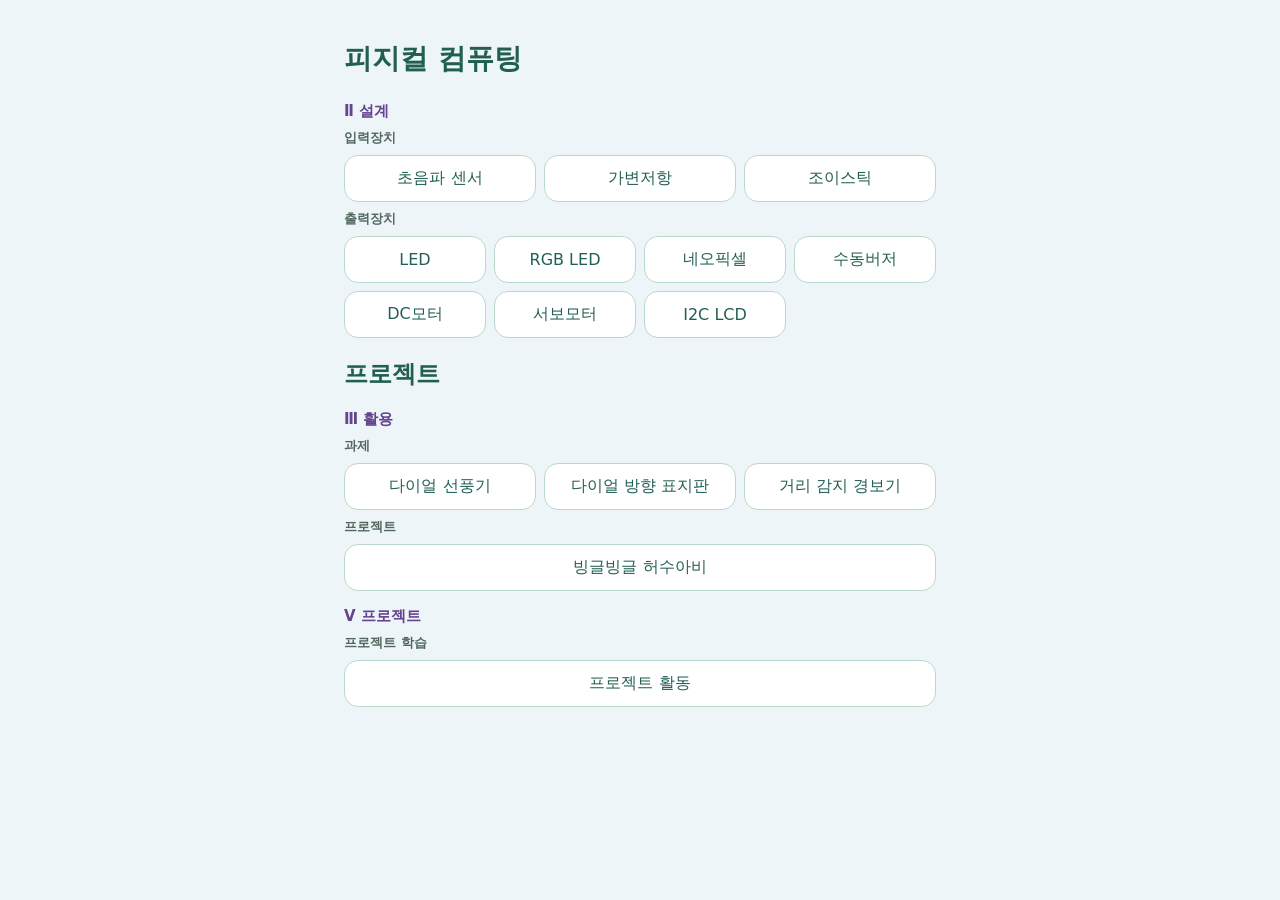
<file: middle/phyCom/common/stage.html>
<!doctype html>
<html lang="ko"><head>
<meta charset="utf-8">
<meta name="viewport" content="width=device-width,initial-scale=1,viewport-fit=cover">
<meta name="apple-mobile-web-app-capable" content="yes">
<title>피지컬 컴퓨팅</title>
<link rel="stylesheet" href="css/stage-host.css?v=20261115-slim-nav2">
<link rel="stylesheet" href="css/module-navigation.css?v=20261115-slim-nav2">
</head><body>
<div id="phycomViewport"><iframe id="phycomStage" data-phycom-stage title="피지컬 컴퓨팅 수업" width="1600" height="900" allow="autoplay; fullscreen" allowfullscreen></iframe></div>
<div id="phycomPortraitNotice" role="status" hidden><span>화면을 가로로 돌려주세요.</span></div>
<script src="js/stage-geometry.js?v=1"></script>
<script src="js/dashboard-creator-config.js"></script>
<script src="js/module-navigation.js?v=20261115-slim-nav2"></script>
<script src="js/stage-fit.js?v=20261113-creator-credit1"></script>
</body></html>
</file>
<file: training/2026-12-11/home.css>
@font-face {
  font-family: Jua;
  src: url("../../fonts/Jua-Regular.ttf") format("truetype");
  font-display: swap;
}

:root {
  color: #101a46;
  background: #eaf2fc;
  font-family: Pretendard, "Noto Sans KR", "Apple SD Gothic Neo", "Malgun Gothic", sans-serif;
}

* { box-sizing: border-box; }
body { margin: 0; }

.stage {
  display: grid;
  place-items: center;
  min-height: 100vh;
  min-height: 100svh;
  width: min(100%, calc(100svh * 16 / 9));
  margin-inline: auto;
  container-type: inline-size;
}

.stage[hidden] { display: none; }

.training-screen {
  position: fixed;
  inset: 0;
  width: 100%;
  height: 100%;
  border: 0;
}

.home {
  position: relative;
  isolation: isolate;
  width: 100%;
  aspect-ratio: 16 / 9;
  display: grid;
  grid-template-rows: 17.5cqw 29cqw 1fr;
  gap: 1cqw;
  padding: 1.1cqw 3.15cqw .8cqw;
  overflow: hidden;
  background:
    radial-gradient(ellipse at 0 0, #bed9f9, transparent 19%),
    radial-gradient(ellipse at 100% 0, #bed9f9, transparent 18%),
    radial-gradient(ellipse at 4% 44%, #dceafa, transparent 24%),
    linear-gradient(150deg, #f5f8fd, #f8fafd 49%, #edf4ff);
}

.hero {
  display: grid;
  grid-template-columns: minmax(0, 1fr) auto minmax(0, 1fr);
  grid-template-rows: auto 1fr;
  align-items: center;
  justify-items: center;
  text-align: center;
}

.hero-teacher, .hero-project {
  height: 13.5cqw;
  width: 100%;
  object-fit: contain;
}

.tagline, .training-details {
  width: max-content;
  max-width: 100%;
  border-radius: 100px;
  background: linear-gradient(110deg, #e2edfb, #cfddf7);
}

.tagline {
  grid-column: 1 / -1;
  margin: 0;
  padding: .44cqw 2.25cqw;
  font-size: 1.8cqw;
  font-weight: 800;
  line-height: 1.2;
}

.tagline span { color: #2563eb; }

h1 {
  margin: 0;
  font: 400 5.05cqw / 1.02 Jua, sans-serif;
  letter-spacing: -.015em;
}

h1 span {
  font-size: 1.13em;
  position: relative;
  color: #1647b0;
}

h1 span::after {
  content: "";
  position: absolute;
  inset: auto 0 -.11em;
  height: .19em;
  border-top: .09em solid #ffca4a;
  border-radius: 50%;
  transform: rotate(-2deg);
}

.training-details {
  align-self: end;
  justify-self: center;
  display: flex;
  align-items: center;
  gap: 1.15cqw;
  padding: .55cqw 1.5cqw;
  border: 1px solid #c6daf5;
  font-size: 1.35cqw;
  font-weight: 700;
  white-space: nowrap;
}

.schedule, .speaker {
  display: flex;
  align-items: center;
  gap: 1.15cqw;
  margin: 0;
}

.schedule > * { display: inline-flex; align-items: center; gap: .45cqw; }
.schedule svg { width: 1.45cqw; fill: none; stroke: currentColor; stroke-width: 2; stroke-linecap: round; }
.hours svg { color: #174ec0; }
.speaker { border-left: 1px solid #8baad2; padding-left: 1.15cqw; }
.speaker div { display: flex; align-items: center; gap: .6cqw; }
.speaker dt { padding: .08em .55em; border-radius: 99px; background: #385f91; color: white; font-size: .8em; }
.speaker dd { margin: 0; }

.waves { position: absolute; inset: auto 0 0; width: 100%; height: 7.5cqw; z-index: -1; }

dialog {
  width: min(24rem, calc(100% - 2rem));
  padding: 1.5rem;
  border: 1px solid #c7d9f2;
  border-radius: 1rem;
  color: inherit;
  box-shadow: 0 .5rem 2rem #1c3c7833;
}

dialog::backdrop { background: #101a4666; }
dialog h2 { margin: 0; font: 400 1.65rem Jua, sans-serif; }
dialog form { text-align: right; }
dialog button { padding: .5rem 1rem; border: 0; border-radius: .5rem; background: #1647b0; color: white; font: inherit; cursor: pointer; }

@media (max-width: 600px) and (orientation: portrait) {
  .home { aspect-ratio: auto; grid-template-rows: auto auto auto; gap: 5cqw; padding: 5cqw; }
  .hero { row-gap: .8cqw; }
  .tagline { font-size: 3.25cqw; padding: 1.3cqw 3cqw; }
  h1 { font-size: 6.2cqw; }
  .hero-teacher, .hero-project { height: 18cqw; }
  .training-details { padding: 1.15cqw 2cqw; font-size: 2.75cqw; }
  .schedule svg { width: 2.8cqw; }
}
</file>
<file: training/2026-12-11/training-cards.css>
.art-source { position: absolute; }

.cards {
  display: grid;
  grid-template: repeat(2, minmax(0, 1fr)) / repeat(2, minmax(0, 1fr));
  gap: .65cqw .85cqw;
}

.cards .card {
  position: relative;
  display: flex;
  flex-direction: column;
  align-items: flex-start;
  gap: .85cqw;
  min-width: 0;
  min-height: var(--card-min-height, 0);
  padding: 1.65cqw 2.15cqw;
  border: .25cqw solid #fff;
  border-radius: 2.2cqw;
  background: linear-gradient(130deg, var(--light), var(--wash));
  box-shadow: 0 .25cqw .48cqw #35609e24;
  color: inherit;
  font: inherit;
  text-align: left;
  text-decoration: none;
  white-space: normal;
  cursor: pointer;
}

.icebreaker { --light: #fff6df; --wash: #ffedbf; --accent: #e5a20b; }
.slides { --light: #eaf3ff; --wash: #cee2fa; --accent: #4d85df; }
.lessons { --light: #f0f9e9; --wash: #def1db; --accent: #6a9e38; }
.practice { --light: #f4efff; --wash: #e6e0fa; --accent: #7161c7; }

.cards .card:is(:hover, [aria-current]) { border-color: var(--accent); }
.cards .card:focus-visible { outline: 3px solid #1647b0; outline-offset: 2px; z-index: 2; }
.card-heading, .description { position: relative; z-index: 1; }
.card-heading { display: flex; align-items: center; gap: 1.05cqw; font: 400 max(var(--card-heading-min, 0px), 3.02cqw) / 1.15 Jua, sans-serif; }
.number { background: var(--accent); color: white; padding: .22cqw .8cqw; border-radius: .9cqw; }
.description { padding-left: 1.25cqw; font-size: max(var(--card-description-min, 0px), 1.48cqw); max-inline-size: var(--card-description-width, none); line-height: 1.32; font-weight: 450; }

.card-art { position: absolute; width: 16.2cqw; right: 5.25cqw; bottom: 0; pointer-events: none; }
.slides .card-art { width: 18.85cqw; right: 3.2cqw; bottom: 1.25cqw; }
.lessons .card-art { width: 17cqw; right: 2.45cqw; bottom: .25cqw; }
.practice .card-art { width: 16.65cqw; right: 1.75cqw; bottom: 0; }

.arrow {
  position: absolute;
  display: grid;
  place-items: center;
  width: 3.35cqw;
  aspect-ratio: 1;
  right: 1.1cqw;
  bottom: 1.05cqw;
  border-radius: 50%;
  background: #ffffffed;
  box-shadow: 0 .14cqw .25cqw #25457126;
}

.arrow::after {
  content: "";
  width: .85cqw;
  aspect-ratio: 1;
  border: solid #1259ca;
  border-width: .34cqw .34cqw 0 0;
  border-radius: .12cqw;
  transform: translateX(-12%) rotate(45deg);
}

@media (max-width: 600px) and (orientation: portrait) {
  .cards { grid-template: auto / 1fr; gap: 2cqw; }
  .cards .card { min-height: 25cqw; padding: 3cqw 4cqw; gap: 1.4cqw; border-width: 2px; border-radius: 4cqw; }
  .card-heading { font-size: max(var(--card-heading-min, 0px), 5.7cqw); gap: 2cqw; }
  .number { padding: .5cqw 1.6cqw; border-radius: 1.6cqw; }
  .description { padding-left: 2cqw; font-size: max(var(--card-description-min, 0px), 3.1cqw); }
  .card .card-art { width: 27cqw; right: 8cqw; bottom: .5cqw; }
  .arrow { width: 6cqw; right: 2cqw; bottom: 2cqw; }
  .arrow::after { width: 1.5cqw; border-width: .6cqw .6cqw 0 0; }
}
</file>
<file: middle/phyCom/common/css/slides.css>
* {
  box-sizing:border-box}

body{
  font-family:Arial,"Noto Sans KR",sans-serif;
  background:#eef5f9;
  color:#243447}
header{position:relative;padding:22px 28px;color:#fff;background:linear-gradient(135deg,#183b56,#457b9d);border-radius:20px}
.course-label{position:absolute;top:18px;right:24px;font-size:.78rem;opacity:.82}
.fullscreen-btn{position:fixed;top:14px;right:14px;z-index:30;width:40px;height:40px;border:1px solid rgba(255,255,255,.35);border-radius:10px;background:rgba(24,59,86,.28);color:#fff;font-size:21px;line-height:1;cursor:pointer;backdrop-filter:blur(5px);opacity:.65}
.fullscreen-btn:hover{opacity:1}
.device-label{display:block;margin-bottom:2px;font-size:.82rem;opacity:.9}
.title-row{display:flex;align-items:baseline;gap:18px;flex-wrap:wrap}
body.phycom-lesson:not(.after-intro) .title-row{flex-wrap:nowrap;align-items:center}
body.phycom-lesson:not(.after-intro) .title-row h1{flex:none}
body.phycom-lesson:not(.after-intro) .title-desc{flex:1;min-width:0}
body.phycom-lesson:not(.after-intro) .slide-subtitle{display:none}

h1{margin:6px 0;font-size:clamp(2rem,80px,3rem)}

.title-desc{position:relative;font-size:clamp(.88rem,24px,1.05rem);font-weight:500;opacity:.96;line-height:1.45}
.title-desc .diode-word{color:#ffd86b}
h2 {
  color:#1d5d85}

.slide{
  display:none;
  padding:30px;
  background:#fff;
  border-radius:18px;
  box-shadow:0 5px 20px #0001}
.slide.active {
  display:block}
.lead {
  padding:18px;
  background:#fff3c4;
  border-left:6px solid #f28c28;
  border-radius:10px;
  font-size:1.2rem;
  font-weight:bold}
.cards {
  display:grid;
  grid-template-columns:repeat(auto-fit,minmax(200px,1fr));
  gap:14px;
  margin-top:22px}
.card {
  padding:18px;
  background:#eaf5ff;
  border-radius:12px}
.card h3 {
  margin-top:0;
  color:#28709f}
.device-intro {
  margin-top:22px;
  padding:20px;
  background:#fffaf0;
  border:1px solid #f0d58a;
  border-radius:14px}
.device-intro h3 {
  margin-top:0;
  color:#9a5a00}
.definition {
  margin-top:18px;
  padding:18px;
  background:#f4f9ff;
  border-radius:14px}
.definition p {
  margin:8px 0;
  line-height:1.65}
.examples {
  margin-top:18px;
  display:grid;
  grid-template-columns:repeat(auto-fit,minmax(180px,1fr));
  gap:12px}
.example {
  padding:15px;
  border:1px solid #d9e6ef;
  border-radius:12px;
  background:#fff}
.example strong {
  display:block;
  color:#1d5d85;
  margin-bottom:6px}
.flow {
  display:flex;
  justify-content:center;
  align-items:center;
  gap:12px;
  flex-wrap:wrap;
  margin:35px 0}
.flow div {
  padding:16px 20px;
  border:3px solid #72a9cf;
  border-radius:13px;
  background:#eef8ff;
  font-weight:bold}
.flow b {
  font-size:2rem;
  color:#f28c28}
.circuit-demo{position:relative;height:390px;margin-top:8px;overflow:hidden;background:linear-gradient(#f2f5f7 1px,transparent 1px),linear-gradient(90deg,#f2f5f7 1px,transparent 1px);background-size:20px 20px;border-radius:14px}
.circuit-demo .circuit-component{position:absolute;user-select:none;z-index:2}
.circuit-demo .component-image{display:block;width:100%;height:100%;object-fit:contain;pointer-events:none;-webkit-user-drag:none}
.circuit-demo .pin-layer{position:absolute;inset:0;pointer-events:none}

.circuit-demo .module-component{left:3%;top:30%;width:288px;max-width:300px;max-height:405px}
.circuit-demo .board-component{left:35%;top:12%;width:60%}
.circuit-demo .pin{position:absolute;width:1px;height:1px;transform:translate(-50%,-50%);pointer-events:none;opacity:0}
#wireLayer{position:absolute;inset:0;width:100%;height:100%;z-index:5;pointer-events:none}
#wireLayer .wire{fill:none;stroke-width:calc(5px * var(--circuit-scale,1));stroke-linecap:round;stroke-linejoin:round}
#wireLabelLayer{position:absolute;inset:0;pointer-events:none;z-index:15}
.wire-label{position:absolute;transform:translate(-50%,-50%);padding:calc(10px * var(--circuit-scale,1)) calc(16px * var(--circuit-scale,1));border-radius:calc(9px * var(--circuit-scale,1));font-size:calc(18px * var(--circuit-scale,1));font-weight:700;line-height:1;white-space:nowrap;pointer-events:none;box-shadow:0 2px 6px rgba(0,0,0,.30)}
.pins {
  width:100%;
  border-collapse:collapse;
  margin-top:20px}
.pins th,.pins td {
  padding:12px;
  border-bottom:1px solid #dce6ed;
  text-align:left}
.pins th {
  background:#457b9d;
  color:white}
.circuit {
  position:relative;
  height:240px;
  margin:24px 0;
  border:2px dashed #a7c7dc;
  border-radius:16px;
  background:#f8fcff}
.board,.module {
  position:absolute;
  top:85px;
  padding:20px 10px;
  border-radius:12px;
  color:#fff;
  text-align:center;
  font-weight:bold}
.board {
  left:8%;
  width:200px;
  background:#277da1}
.module {
  right:8%;
  width:170px;
  background:#f28c28}
.wire {
  position:absolute;
  left:28%;
  top:110px;
  width:44%;
  height:5px;
  background:#f28c28;
  transform-origin:left;
  animation:draw 1.3s both}
.wire:nth-of-type(2) {
  top:130px;
  background:#d93838;
  animation-delay:.5s}
.wire:nth-of-type(3) {
  top:150px;
  background:#333;
  animation-delay:1s}
@keyframes draw {
  from {
  transform:scaleX(0)}
to {
  transform:scaleX(1)}}
.code {
  display:grid;
  grid-template-columns:1fr 1fr;
  gap:18px}
.blocks,.explain {
  padding:18px;
  border-radius:12px}
.blocks {
  background:#f5f6fa}
.explain {
  background:#fff8e8}
.block {
  display:none;
  padding:12px 18px;
  margin:8px 0;
  width:max-content;
  color:#fff;
  font-weight:bold}
.block.show {
  display:block}
.start {
  background:#f3a12f;
  border-radius:15px 15px 5px 5px}
.event {
  background:#d65a9c}
.wait {
  background:#249e9e}
.action {
  background:#42a447}
.video {
  margin-top:18px;
  padding:22px;
  text-align:center;
  border:2px dashed #b9c4cc;
  border-radius:10px;
  color:#68737d}
.nav {
  text-align:center;
  margin-top:20px}
.nav button{padding:11px 18px;margin:3px;border:0;border-radius:8px;background:#457b9d;color:#fff;cursor:pointer}
.nav button:disabled{opacity:.4}

.slide-nav{pointer-events:none;z-index:15}
.slide-nav button{position:absolute;top:50%;transform:translateY(-50%);width:54px;height:90px;padding:0;border:0;background:transparent;color:rgba(36,52,71,.34);font-size:64px;font-family:Arial,sans-serif;font-weight:200;line-height:1;cursor:pointer;pointer-events:auto;transition:color .15s,transform .15s}
.slide-nav button:hover{color:rgba(36,52,71,.68);transform:translateY(-50%) scale(1.08)}
.slide-nav button:disabled{opacity:.08;cursor:default}
.count {
  text-align:center;
  color:#607080;
  margin-top:8px}
.led-name {
  color:#e63946;
  font-weight:800;
}
.concept-grid{display:grid;grid-template-columns:46% 54%;gap:22px;align-items:start;margin-top:8px}
.concept-image{min-width:0}
.diode-anchor{position:relative;display:inline-block}
.diode-bubble{position:absolute;left:0;bottom:calc(100% + 7px);transform:none;display:block;width:max-content;max-width:360px;padding:5px 8px;color:#655b70;background:#faf8fc;border:1.5px dashed #c9bdd5;border-radius:9px;font-size:.78rem;font-weight:500;line-height:1.3;white-space:nowrap;z-index:5}
.diode-bubble::before{content:"";position:absolute;left:3.15em;top:100%;width:1.5px;height:7px;background:#d8c7e6;transform:translateX(-50%)}
.diode-bubble::after{content:"";position:absolute;left:3.15em;top:calc(100% + 4px);border:4px solid transparent;border-top-color:#d8c7e6;transform:translateX(-50%)}
.usage-grid{display:grid;grid-template-columns:repeat(2,1fr);gap:10px;padding:12px;background:#f8fbfd;border:1px solid #dce8ef;border-radius:16px}
.usage-item {
  padding:10px;
  border:1px solid #d9e6ef;
  border-radius:12px;
  background:#fff;
  text-align:center;
}
.usage-item svg {
  width:100%;
  height:68px;
  display:block;
  margin:auto;
}
.usage-item strong {
  display:block;
  margin-top:5px;
  color:#1d5d85;
  font-size:.95rem;
}
.usage-item span {
  display:block;
  margin-top:3px;
  font-size:.78rem;
  line-height:1.35;
}
.module-photo{display:block;width:100%;height:330px;object-fit:contain;object-position:left top;margin:0}
.diode-word {
  color:#6a4c93;
  font-weight:800;
}

.edit-panel{
  position:fixed;
  z-index:20;
  top:12px;
  right:12px;
  width:min(330px,calc(1600px - 24px));
  max-height:calc(900px - 24px);
  overflow:auto;
  padding:16px;
  color:#243447;
  background:#fff;
  border:2px solid #457b9d;
  border-radius:14px;
  box-shadow:0 8px 28px #0003;
  font-size:.9rem;
}
.edit-panel h3 {
  margin:0 0 8px;
  color:#1d5d85;
}
.edit-panel label {
  display:block;
  margin:10px 0 4px;
  font-weight:bold;
}
.edit-panel input[type="color"],
.edit-panel input[type="range"] {
  width:100%;
}
.edit-panel .edit-actions {
  display:flex;
  flex-wrap:wrap;
  gap:6px;
  margin-top:12px;
}
.edit-panel button {
  padding:8px 10px;
  border:0;
  border-radius:7px;
  color:#fff;
  background:#457b9d;
  cursor:pointer;
}
.edit-panel .hint {
  margin:8px 0 0;
  color:#607080;
  font-size:.78rem;
  line-height:1.4;
}

/* Slide 1 */
.slide:first-of-type.active .concept-grid{height:100%;grid-template-columns:52% 48%;gap:2px;align-items:stretch}
.slide:first-of-type.active .concept-image{display:flex;align-items:center;justify-content:flex-start;min-height:0}
.slide:first-of-type.active .module-photo{width:100%;height:100%;max-height:none;object-fit:contain;object-position:left center;transform:translateX(-5%) scale(1.08);transform-origin:left center}
.slide:first-of-type.active .concept-uses{height:100%;min-height:0;display:flex;align-items:stretch;justify-content:flex-end}
.slide:first-of-type.active .usage-grid{width:92%;height:100%;padding:1px;gap:2px;align-self:stretch}
.slide:first-of-type.active .usage-item{padding:1px;min-height:0;display:flex;flex-direction:column;justify-content:center}
.slide:first-of-type.active .usage-item svg{width:100%;height:calc(100% - 2.35rem);min-height:110px;max-height:none;margin:0 auto}
.slide:first-of-type.active .usage-item strong,.slide:first-of-type.active .usage-item span{margin-top:1px}

/* Slide 2: scale the complete circuit as one fixed-ratio composition. */
#workspace.circuit-demo{width:100%;height:auto;aspect-ratio:724/390;max-height:100%;margin:8px auto 0}

.entry-workspace{display:grid;grid-template-columns:96px 1fr;border:1px solid #cfe1ee;border-radius:14px;overflow:hidden;background:#f7fcff}
.entry-tabs{background:#edf7fb;border-right:1px solid #c7dde9;display:flex;flex-direction:column}
.entry-tab{height:86px;display:flex;flex-direction:column;align-items:center;justify-content:center;gap:4px;border-bottom:1px solid #c7dde9;font-size:22px;font-weight:800;color:#44525c;transition:.2s}
.entry-tab span{font-size:16px}.entry-tab.start-tab.active-tab{color:#fff}.entry-tab.hardware-tab.active-tab{color:#fff}.entry-tab.flow-tab.active-tab{color:#fff}
.entry-stage{position:relative;padding:28px 34px;background-image:radial-gradient(#c9e7f4 1.1px,transparent 1.1px);background-size:10px 10px;overflow:hidden}
.entry-program{width:min(660px,72%);position:relative}
.entry-block{display:none;min-height:58px;align-items:center;gap:13px;padding:8px 20px;color:#fff;font-size:23px;font-weight:800;border-radius:0 28px 28px 0;box-shadow:inset 0 -3px rgba(0,0,0,.12);margin-bottom:5px;animation:entryIn .28s ease-out}.start-block{background:#00b52b;border-radius:30px;min-height:64px}.hardware-block{background:#00aaa8}.repeat-block,.wait-block{background:#20b5dd}.repeat-block{width:58%;border-radius:0 28px 28px 0}.repeat-body{margin-left:30px;border-left:12px solid #20b5dd;padding-left:0}.repeat-body .entry-block{margin-left:0}
.play-dot{width:48px;height:48px;border-radius:50%;background:#fff;color:#00b52b;display:inline-flex;align-items:center;justify-content:center;font-size:25px}
.field{background:#008f94;border:2px solid rgba(0,0,0,.12);border-radius:22px;padding:6px 16px}.number-field{background:#ffbd2e;color:#111;border:2px solid #f28c00;border-radius:22px;padding:6px 13px}
.entry-guide{position:absolute;right:3%;top:32px;width:25%;background:#fff;border:1px solid #cfe1ee;border-radius:14px;padding:18px;box-shadow:0 3px 12px rgba(0,0,0,.08)}.entry-guide strong{display:block;color:#17628c;font-size:18px;margin-bottom:7px}.entry-guide span{font-size:15px;color:#465761}
.entry-controls{margin-top:8px}
@keyframes entryIn{from{opacity:0;transform:translateY(-8px)}to{opacity:1;transform:none}}

/* Circuit board horizontal balance */
#workspace .board-component{transform:translateX(3.5%)}

/* Entry blocks: geometry matched to Entry workspace blocks */
.entry-program{width:min(720px,76%);padding-left:18px}
.entry-block{position:relative;border:2px solid rgba(0,0,0,.13);box-shadow:none;margin:0;font-family:"Noto Sans KR",Arial,sans-serif;letter-spacing:-.03em}
.start-block{width:max-content;min-width:440px;height:62px;border-radius:31px;padding:0 24px 0 10px;background:#00b52b;border-color:#009c25}
.start-block:after{content:"";position:absolute;left:22px;bottom:-14px;border-left:14px solid transparent;border-right:14px solid transparent;border-top:14px solid #00b52b;filter:drop-shadow(0 2px 0 #009c25)}
.play-dot{width:50px;height:50px;flex:0 0 50px}
.hardware-block{width:max-content;min-width:475px;height:58px;background:#00b6b2;border-color:#008f94;border-radius:0 29px 29px 0;padding-left:28px}
.hardware-block:before,.wait-block:before{content:"";position:absolute;left:16px;top:-2px;width:20px;height:9px;background:inherit;border-left:2px solid rgba(0,0,0,.13);border-right:2px solid rgba(0,0,0,.13);clip-path:polygon(0 0,100% 0,75% 100%,25% 100%)}
.hardware-block:after,.wait-block:after{content:"";position:absolute;left:16px;bottom:-9px;width:20px;height:10px;background:inherit;clip-path:polygon(25% 0,75% 0,100% 100%,0 100%);z-index:2}
.repeat-block{width:260px;height:58px;background:#22b8df;border-color:#0798bf;border-radius:0 29px 29px 0;padding-left:28px}
.repeat-block:before{content:"";position:absolute;left:16px;top:-2px;width:20px;height:9px;background:inherit;clip-path:polygon(0 0,100% 0,75% 100%,25% 100%)}
.repeat-body{position:relative;margin-left:0;padding:0 0 0 28px;border-left:28px solid #22b8df;width:max-content}
.repeat-body:after{content:"";position:absolute;left:-28px;bottom:-30px;width:230px;height:30px;background:#22b8df;border-radius:0 0 20px 0}
.repeat-body .hardware-block,.repeat-body .wait-block{margin-left:0}
.wait-block{width:max-content;min-width:330px;height:58px;background:#22b8df;border-color:#0798bf;border-radius:0 29px 29px 0;padding-left:28px}
.field{background:#009b9b;border:2px solid #007e83;border-radius:24px;padding:5px 15px}
.number-field{background:#ffca36;border:2px solid #ef8e00;border-radius:24px;padding:5px 13px}
.entry-block.entry-show{display:flex}
/* Slide 1 example titles: larger and bolder */
.slide:first-of-type.active .usage-item strong{
  font-size:clamp(20px,33.6px,30px);
  font-weight:900;
  line-height:1.05;
  letter-spacing:-.04em;
}

/* PWM extension slide */
.pwm-slide{position:relative}.pwm-intro{font-size:21px;margin:4px 0 12px;padding:10px 16px;background:#fff6d8;border-radius:9px}.pwm-demo{display:grid;grid-template-columns:68% 32%;height:calc(100% - 155px);min-height:390px;border:1px solid #d9e4eb;border-radius:14px;overflow:hidden}.pwm-visual{padding:16px 22px;background:#fff}.pwm-status{display:flex;align-items:baseline;gap:14px;color:#33434d}.pwm-status span{font-size:18px}.pwm-status strong{font-size:34px;color:#e33d36}.pwm-graph{width:100%;height:72%}.pwm-graph .axis{stroke:#5b6870;stroke-width:2}.pwm-grid line{stroke:#ccd7dd;stroke-width:1.5;stroke-dasharray:5 5}.pwm-wave{fill:none;stroke:#e33d36;stroke-width:5;stroke-linejoin:round}.pwm-ratio{text-align:center;font-size:21px;font-weight:800;color:#263b49}.pwm-lamp-panel{display:flex;flex-direction:column;align-items:center;justify-content:center;gap:12px;background:#f7fbfd;border-left:1px solid #d9e4eb}.pwm-bulb-wrap{position:relative;width:190px;height:190px;display:grid;place-items:center}.pwm-glow{position:absolute;left:50%;top:48%;width:150px;height:150px;border-radius:50%;background:radial-gradient(circle,#ffe96a 0%,rgba(255,226,70,.5) 40%,rgba(255,226,70,0) 72%);transform:translate(-50%,-50%);transition:.35s}.pwm-bulb{position:relative;font-size:105px;transition:.35s}.pwm-lamp-panel strong{font-size:26px;color:#1d668e}.pwm-lamp-panel span{font-size:16px}.pwm-controls{display:flex;justify-content:center;gap:8px;margin-top:10px}.pwm-controls button{border:1px solid #b8ccd8;background:#fff;border-radius:22px;padding:8px 17px;font-size:17px;font-weight:800;cursor:pointer}.pwm-controls button.active{background:#1d78c8;color:#fff;border-color:#1d78c8}.pwm-note{text-align:center;margin-top:5px;color:#63747e;font-size:14px}
/* Slides 2+: maximize teaching content area */
body.after-intro header{padding:18px 28px}

body.after-intro header h1{font-size:clamp(2.25rem,67.2px,3.2rem)}

body.after-intro .slide.active{padding:12px 16px 14px}
body.after-intro .slide.active>h2{display:none}
body.after-intro #workspace.circuit-demo{margin-top:0;width:100%;max-width:none}
body.after-intro .entry-stage{padding:18px 22px}
body.after-intro .entry-program{width:78%;max-width:none}
body.after-intro .entry-guide{right:1.5%;top:18px;width:20%}
body.after-intro .pwm-intro{margin-top:0}
body.after-intro .pwm-demo{width:100%;height:calc(100% - 112px);min-height:0}

/* Circuit steps: wire and label appear together, with no drawing/flying transition. */
#wireLayer .wire.wire-instant{animation:none!important;transition:none!important;stroke-dasharray:none!important;stroke-dashoffset:0!important}
#wireLabelLayer .wire-label.wire-label-instant{animation:none!important;transition:none!important}

/* Entry flow block: hide the closing C-shape until the repeat block appears. */
.repeat-body{display:none;margin-left:0!important;padding-left:28px!important}
.repeat-body.repeat-show{display:block}
.repeat-body:not(.repeat-show)::after{display:none!important}
/* Join the repeat body directly to the left wall: no inner gap beside the C-shape. */
.repeat-body.repeat-show{border-left:28px solid #22b8df!important;padding-left:0!important}
.repeat-body.repeat-show .entry-block{margin-left:0!important}
.repeat-body.repeat-show::after{left:-28px!important}

/* Entry: run the digital 13 ON block and show the OrangeBoard result. */
.entry-block[data-entry-step="2"]{overflow:visible}
.entry-run-btn{display:none;position:absolute;left:calc(100% + 12px);top:50%;transform:translateY(-50%);border:0;border-radius:22px;padding:9px 16px;background:#244b67;color:#fff;font-weight:900;font-size:15px;white-space:nowrap;cursor:pointer;box-shadow:0 3px 9px #0002}
.entry-block[data-entry-step="2"].entry-show .entry-run-btn{display:block}
.entry-result-modal{display:none;position:fixed;inset:0;z-index:100;align-items:center;justify-content:center;backdrop-filter:blur(2px)}

.entry-result-card{position:relative;width:min(680px,1248px);padding:22px 26px 24px;border-radius:18px;background:#fff;text-align:center}
.entry-result-card>strong{display:block;color:#1d5d85}
.entry-result-close{position:absolute;right:13px;top:9px;border:0;background:transparent;font-size:32px;color:#5c6b73;cursor:pointer}
.pin13-board-view{position:relative;margin:0 auto}
.pin13-board-view img{display:block;width:100%;height:auto}
.pin13-led-glow{position:absolute;left:72.8%;top:10.2%;width:5.2%;aspect-ratio:1;border-radius:50%;transform:translate(-50%,-50%);animation:none}
.pin13-led-dot{position:absolute;left:72.8%;top:10.2%;width:2.2%;aspect-ratio:1;border-radius:50%;box-shadow:0 0 8px #ffd43b;transform:translate(-50%,-50%)}
.entry-result-card p{margin:7px 0 0}
@keyframes pin13Pulse{from{opacity:.72;transform:translate(-50%,-50%) scale(.86)}to{opacity:1;transform:translate(-50%,-50%) scale(1.15)}}
/* Header from slide 2: LED left, slide subtitle right, on one row. */
body.after-intro header{padding:18px 28px!important}
body.after-intro header .course-label{display:block;position:absolute;top:16px;right:24px}
body.after-intro header .device-label,
body.after-intro header .title-desc,
body.after-intro header .diode-bubble{display:none!important}
body.after-intro header .title-row{display:grid!important;grid-template-columns:auto 1fr;align-items:end;gap:24px;width:100%;margin-top:24px!important}
body.after-intro header h1{grid-column:1;margin:0!important}

body.after-intro header .slide-subtitle{grid-column:2;display:block!important;justify-self:end;align-self:center;text-align:right;font-size:clamp(1.35rem,40px,2rem);font-weight:900;color:#fff;line-height:1.1}

/* Correct OrangeBoard built-in LED (L / D13) position in execution popup. */
.pin13-led-glow{left:34.05%!important;top:29.35%!important;width:5.0%!important}
.pin13-led-dot{left:34.05%!important;top:29.35%!important;width:2.15%!important}

/* Entry result: compact side panel so code remains visible. */
.entry-result-modal{position:absolute!important;inset:0!important;background:transparent!important;backdrop-filter:none!important;pointer-events:none!important;align-items:flex-start!important;justify-content:flex-end!important;padding:18px 18px 0 0!important}
.entry-result-modal.show{display:flex!important}
.entry-result-card{pointer-events:auto!important;width:min(38%,440px)!important;padding:14px 18px 16px!important;margin:0!important;border:2px solid #cbdce7!important;border-radius:15px!important;box-shadow:0 8px 24px #183b5633!important}
.entry-result-card>strong{font-size:21px!important;margin-bottom:3px!important}
.pin13-board-view{width:100%!important}
.entry-result-card p{font-size:17px!important;margin-top:3px!important}
/* D13 built-in L LED: corrected square immediately to the right of the 13 marking. */
.pin13-led-glow{left:40.8%!important;top:29.35%!important;width:4.2%!important}
.pin13-led-dot{left:40.8%!important;top:29.35%!important;width:1.8%!important}

/* D13 built-in LED: yellow square immediately left of the printed 13. */
.pin13-led-glow{
  left:44.0%!important;
  top:29.35%!important;
  width:3.4%!important;
  aspect-ratio:1!important;
  border-radius:3px!important;
  background:#fff200!important;
  box-shadow:0 0 10px 4px rgba(255,242,0,.95),0 0 22px 9px rgba(255,225,0,.62)!important;
  animation:none!important;
}
.pin13-led-dot{
  left:44.0%!important;
  top:29.35%!important;
  width:2.25%!important;
  aspect-ratio:1!important;
  border-radius:2px!important;
  background:#fff86a!important;
  box-shadow:0 0 5px #fff600!important;
}
@keyframes pin13SquareBlink{
  0%,45%{opacity:1;filter:brightness(1.35)}
  46%,100%{opacity:.38;filter:brightness(.8)}}

/* Final D13 LED position: square immediately left of the printed 13. */
.pin13-led-glow{left:47.0%!important;top:29.35%!important}
.pin13-led-dot{left:47.0%!important;top:29.35%!important}

/* Final Entry execution result: LED module blinks every 0.2 s beside the completed code. */
.entry-final-result{display:none;position:absolute;right:2%;top:15%;width:31%;padding:16px 18px 18px;background:#fff;border:2px solid #cbdce7;border-radius:16px;box-shadow:0 8px 24px #183b5633;text-align:center;z-index:18}
.entry-final-result.show{display:block}
.entry-final-result>strong{display:block;font-size:22px;color:#1d5d85;margin-bottom:6px}
.final-led-module{position:relative;width:100%;max-width:320px;margin:0 auto 4px}
.final-led-module img{display:block;width:100%;height:auto}
.final-led-light{position:absolute;left:22%;top:42%;width:18%;aspect-ratio:1;border-radius:50%;transform:translate(-50%,-50%);background:#fff76a;box-shadow:0 0 16px 8px rgba(255,244,40,.92),0 0 34px 15px rgba(255,226,60,.48);animation:entryLedBlink .4s steps(2,end) infinite}
.entry-final-result>b{font-size:17px;color:#263b49}
@keyframes entryLedBlink{0%,49%{opacity:1;filter:brightness(1.35)}50%,100%{opacity:.08;filter:brightness(.45)}}

/* D13 execution popup: move blink back onto the square immediately left of 13. */
.pin13-led-glow{left:44.0%!important}
.pin13-led-dot{left:44.0%!important}

/* Circuit slide: move OrangeBoard right by 5 background grid cells (5 × 20px). */
#workspace .board-component{transform:translateX(calc(3.5% + 100px))!important}

/* Entry slide: closer to the actual Entry study/code workspace. */
.entry-slide.active{padding:0!important;overflow:hidden;background:#eef8ff}
.entry-study-bar{height:48px;background:#00c400;color:#fff;display:flex;align-items:center;gap:14px;padding:0 18px;font-size:18px;font-weight:800}
.entry-brand{display:block;flex-shrink:0;width:auto;height:30px;margin:0 14px;object-fit:contain}
.entry-study-bar b{font-size:18px}
.entry-scene-label{margin-left:auto;font-size:15px;background:rgba(255,255,255,.18);padding:6px 12px;border-radius:16px}

.entry-slide .entry-workspace{border-radius:0!important;border:0!important;background:#eaf7ff}
.entry-slide .entry-tabs{border-radius:0!important;background:#eef8ff}
.entry-slide .entry-stage{border-radius:0!important;background-color:#f7fcff;background-image:radial-gradient(#c9e4f3 1.15px,transparent 1.15px);background-size:14px 14px}
.entry-slide .entry-program{padding-top:42px}
.entry-slide .entry-program:before{content:"장면 1  ·  엔트리";position:absolute;top:12px;left:22px;font-size:18px;font-weight:800;color:#516d7d}
.entry-tab{background:#f3f8fb!important}
.entry-tab.start-tab{color:#00b52b!important}.entry-tab.flow-tab{color:#22b8df!important}.entry-tab.hardware-tab{color:#00a8a5!important}
.entry-tab.active-tab{color:#fff!important}
.entry-tab.start-tab.active-tab{background:#00b52b!important}
.entry-tab.flow-tab.active-tab{background:#22b8df!important}
.entry-tab.hardware-tab.active-tab{background:#00a8a5!important}
/* Newly connected block: yellow Entry-style selection outline. */
.entry-block.entry-current{outline:5px solid #ffd400!important;outline-offset:2px;z-index:7}
/* Make connected blocks visually continuous instead of separate floating cards. */
.entry-program .entry-block.entry-show{margin-top:-2px}
.entry-program .start-block.entry-show{margin-top:0}
.repeat-body.repeat-show .entry-block.entry-show{margin-top:-2px!important}
/* Remove lesson-only guide/card chrome so the code canvas fills the page. */
.entry-slide .entry-guide{display:none!important}
.entry-slide .entry-controls,.entry-slide>.count{opacity:.18}

/* Slide 3 is a full-height Entry workspace: remove the global LED header entirely. */
body:has(.entry-slide.active) header{display:none!important}

body:has(.entry-slide.active) .entry-slide.active{padding:0!important;border-radius:0!important}
body:has(.entry-slide.active) .entry-slide>h2{display:none!important}
body:has(.entry-slide.active) .entry-study-bar{height:52px}

/* Entry object indicator above the code canvas. */
.entry-object-info{position:absolute;top:10px;left:22px;z-index:9;display:flex;align-items:center;gap:10px;color:#596b77;font-size:20px}
.entrybot-thumb{width:42px;height:42px;display:grid;place-items:center;background:#fff;border:1px solid #cfe0e9;border-radius:5px;font-size:28px;box-shadow:0 1px 3px #0001}
.entry-object-info strong{font-weight:500}
.entry-block-count{padding:6px 13px;background:#fff;border:1px solid #cfe0e9;border-radius:18px;font-size:17px}
.entry-block-count b{font-weight:800}
.entry-slide .entry-program{padding-top:70px!important}
.entry-slide .entry-program:before{display:none!important}

.entrybot-thumb{overflow:hidden;padding:0!important}
.entrybot-thumb img{display:block;width:100%;height:100%;object-fit:contain}

/* D13 popup: align the blink with the small square LED just left of the printed 13. */
.pin13-led-glow{left:41.0%!important}
.pin13-led-dot{left:41.0%!important}

/* Slide 1 diode callout: pale yellow tone with border/arrow matching highlighted diode text. */
.slide:first-of-type .diode-bubble{
  background:#fff7d6!important;
  border:1.5px dashed #ffd86b!important;
  color:#655b48!important;
}
.slide:first-of-type .diode-bubble::before{background:#ffd86b!important}
.slide:first-of-type .diode-bubble::after{border-top-color:#ffd86b!important}
.slide:first-of-type .diode-word{color:#ffd86b!important}





.entry-slide .entry-tab{min-height:92px!important;padding:8px 3px!important;display:flex!important;flex-direction:column!important;align-items:center!important;justify-content:center!important;gap:4px!important;font-size:34px!important;line-height:1!important;font-weight:900!important}.entry-slide .entry-tab span{display:block!important;margin:0!important;font-size:17px!important;line-height:1.05!important;font-weight:900!important;letter-spacing:-.04em!important}

/* Entry PWM transition: keep the previous ON/OFF example to the right while building the new code on the left. */
.entry-old-code{position:absolute;right:3%;top:30%;width:39%;display:flex;flex-direction:column;align-items:flex-start;opacity:.82}
.entry-old-code .entry-block{position:relative!important;display:flex!important;visibility:visible!important;opacity:1!important;transform:none!important;margin-top:-2px!important;pointer-events:none}
.entry-old-code .hardware-block{min-width:100%}
.entry-program{padding-right:41%!important}
.entry-program .pwm-set-block{min-width:max-content}
.entry-program .pwm-set-block .number-field{margin:0 5px}

/* Entry comparison sequence: after the basic ON/OFF result, place both code sets on the same Y baseline. */
.entry-basic-code,.entry-new-code{position:relative;display:flex;flex-direction:column;align-items:flex-start}
.entry-basic-code.compare-right{position:absolute;right:2.5%;top:168px;width:40%;z-index:5}
.entry-new-code.compare-left{position:absolute;left:22px;top:168px;width:53%;z-index:6}
.entry-basic-code.compare-right .entry-block,.entry-new-code.compare-left .entry-block{margin-top:-2px!important}
.entry-program:has(.entry-basic-code.compare-right){padding-right:0!important}
.entry-old-code{display:none!important}

/* FINAL overrides: slide 1 diode callout + D13 popup alignment. */
body:not(.after-intro) header .diode-bubble{
  display:block!important;
  background:#fff7d6!important;
  border-color:#ffd86b!important;
  color:#655b48!important;
}
body:not(.after-intro) header .diode-bubble::before{background:#ffd86b!important}
body:not(.after-intro) header .diode-bubble::after{border-top-color:#ffd86b!important}
body:not(.after-intro) header .diode-word{color:#ffd86b!important}
.pin13-led-glow{left:38.0%!important}
.pin13-led-dot{left:38.0%!important}

/* Final Entry comparison geometry: blocks never shift while being built.
   At comparison step only the original four inner blocks move right;
   their top edge stays aligned with the new four blocks on the left. */
#entryBasicFour{position:relative;display:flex;flex-direction:column;align-items:flex-start}
#entryCompareFour{display:none}
#entryBasicFour.compare-right{
  position:absolute!important;
  left:58%!important;
  right:auto!important;
  top:0!important;
  width:40%!important;
  z-index:7;
}
#entryCompareFour.compare-left{
  display:flex!important;
  position:absolute!important;
  left:0!important;
  top:0!important;
  width:55%!important;
  flex-direction:column;
  align-items:flex-start;
  z-index:8;
}
.basic-repeat-body{position:relative!important}
#entryBasicFour.compare-right .entry-block,
#entryCompareFour.compare-left .entry-block{margin-top:-2px!important}

/* Entry loop run/stop control and post-result comparison layout. */
.entry-loop-run-btn{margin-left:auto;border:0;border-radius:16px;padding:5px 11px;background:#fff;color:#1699bd;font-weight:900;font-size:.82em;cursor:pointer;box-shadow:inset 0 0 0 2px rgba(0,0,0,.08)}
#entryBasicFour.compare-right{left:60%!important;top:0!important;width:38%!important}
#entryCompareFour.compare-left{left:0!important;top:0!important;width:56%!important}

/* Repeat-block run/stop button: same visual/placement as the D13 run button. */
.entry-loop-run-btn{
  display:block!important;
  position:absolute!important;
  left:calc(100% + 12px)!important;
  right:auto!important;
  top:50%!important;
  transform:translateY(-50%)!important;
  margin:0!important;
  border:0!important;
  border-radius:22px!important;
  padding:9px 16px!important;
  background:#244b67!important;
  color:#fff!important;
  font-weight:900!important;
  font-size:15px!important;
  line-height:1.2!important;
  white-space:nowrap!important;
  cursor:pointer!important;
  box-shadow:0 3px 9px #0002!important;
}

/* After the first loop execution result, move only the original four blocks right.
   Keep Start / D13 / Repeat on the left and build the replacement four inside Repeat. */
#entryBasicFour.compare-right{
  position:absolute!important;
  left:61%!important;
  top:0!important;
  width:37%!important;
}
#entryCompareFour.compare-left{
  display:flex!important;
  position:absolute!important;
  left:0!important;
  top:0!important;
  width:57%!important;
}
#entryCompareFour.compare-left .entry-block:not(.entry-show){
  display:none!important;
}
#entryCompareFour.compare-left .entry-block.entry-show{
  display:flex!important;
}

/* Individual ON/OFF block execution controls. */
.entry-block-run-btn{
  position:absolute;left:calc(100% + 12px);top:50%;transform:translateY(-50%);
  border:0;border-radius:22px;padding:9px 16px;background:#244b67;color:#fff;
  font-weight:900;font-size:15px;white-space:nowrap;cursor:pointer;box-shadow:0 3px 9px #0002;
}
.entry-led-test-modal{display:none;position:absolute;right:2.5%;top:20%;width:34%;z-index:45}
.entry-led-test-modal.show{display:block}
.entry-led-test-card{background:#fff;border-radius:24px;padding:18px 20px;text-align:center;box-shadow:0 14px 40px #18364a35;border:2px solid #d7e8f2}
.entry-led-test-card>strong{font-size:28px;color:#205f83}
.entry-led-test-module{position:relative;margin:12px auto 6px;width:min(92%,420px)}
.entry-led-test-module img{display:block;width:100%;height:auto}
.entry-led-test-light{position:absolute;left:20.8%;top:48.5%;width:27%;aspect-ratio:1;border-radius:50%;transform:translate(-50%,-50%);background:#fff8a8;box-shadow:0 0 28px 13px #fff06e,0 0 55px 20px #ffe84d88}
.entry-led-test-light.off{background:#b9b9a5;box-shadow:none;opacity:.28}
.entry-led-test-card p{margin:5px 0 0;font-size:21px;font-weight:800;color:#26384a}

/* Entry sequence v2: exact one-block-width comparison shift. */
.basic-repeat-body{position:relative!important;overflow:visible!important}
#entryBasicFour.compare-right{
  position:absolute!important;
  left:calc(100% + 34px)!important;
  top:0!important;
  width:max-content!important;
  min-width:0!important;
  z-index:7!important;
}
#entryCompareFour.compare-left{
  display:flex!important;
  position:relative!important;
  left:0!important;
  top:0!important;
  width:max-content!important;
  flex-direction:column!important;
  align-items:flex-start!important;
}
#entryCompareFour.compare-left .entry-block:not(.entry-show){display:none!important}
#entryCompareFour.compare-left .entry-block.entry-show{display:flex!important}

/* After first blink result: leave Repeat shell empty for one presenter step. */
#entryBasicFour.entry-cleared{
  display:flex!important;
  position:absolute!important;
  left:calc(100% + 34px + 92px)!important;
  right:auto!important;
  top:0!important;
  width:max-content!important;
  min-width:0!important;
  z-index:7!important;
}

/* Keep the completed original four-block stack permanently visible beside
   the replacement stack, with enough horizontal clearance for run buttons. */
#entryBasicFour.compare-right,
#entryBasicFour.entry-cleared{
  display:flex!important;
  position:absolute!important;
  left:calc(100% + 150px)!important;
  right:auto!important;
  top:0!important;
  width:max-content!important;
  min-width:max-content!important;
  flex-direction:column!important;
  align-items:flex-start!important;
  visibility:visible!important;
  opacity:1!important;
  z-index:20!important;
  pointer-events:auto!important;
}
#entryBasicFour.compare-right .entry-block,
#entryBasicFour.entry-cleared .entry-block{
  display:flex!important;
  visibility:visible!important;
  opacity:1!important;
}
#entryCompareFour.compare-left{
  z-index:10!important;
  overflow:visible!important;
}

/* Group-move cue: all four original blocks are selected together. */
#entryBasicFour.group-selected .entry-block{
  outline:4px solid #ffd400!important;
  outline-offset:1px!important;
  box-shadow:0 0 0 2px rgba(255,212,0,.22)!important;
}
#entryBasicFour.group-selected .entry-block.entry-current{
  outline:4px solid #ffd400!important;
}

/* While the blinking execution result is open, no last-added block is highlighted. */
.entry-program.result-running .entry-block.entry-current{
  outline:none!important;
  box-shadow:none!important;
}

/* Compact icon-only Entry execution controls. */
.entry-run-btn,.entry-loop-run-btn,.entry-block-run-btn{
  width:36px!important;
  min-width:36px!important;
  height:36px!important;
  padding:0!important;
  border-radius:50%!important;
  display:flex!important;
  align-items:center!important;
  justify-content:center!important;
  line-height:1!important;
}

/* Slide 4: Entry pin-block comparison, retaining the Entry workspace background. */
.entry-compare-slide .compare-stage{position:relative;overflow:visible}
.pin-block-compare{position:absolute;left:8%;right:5%;top:28%;display:grid;grid-template-columns:1fr 1fr;gap:8%;align-items:start}
.pin-compare-item{position:relative;min-height:300px}

.compare-sample{display:flex!important;position:relative!important;width:max-content!important;max-width:100%;font-size:clamp(18px,24.8px,28px)!important}
.pin-dropdown{margin-top:8px;width:max-content;min-width:210px;max-width:360px;padding:8px;background:#fff;border:1px solid #b8c4cc;border-radius:7px;box-shadow:0 8px 20px #18364a28;display:grid;grid-template-columns:repeat(4,minmax(42px,1fr));gap:4px;z-index:20}
.pin-dropdown span{padding:7px 9px;border-radius:5px;text-align:center;font-weight:800;color:#344b5d;background:#f4f7f9}
.pin-dropdown span.selected{background:#159ec4;color:#fff}
.pwm-pins{grid-template-columns:repeat(3,minmax(52px,1fr))}

/* Keep execution controls available for teaching, but visually subordinate to Entry blocks. */
.entry-run-btn,.entry-loop-run-btn,.entry-block-run-btn{
  width:26px!important;
  min-width:26px!important;
  height:26px!important;
  font-size:11px!important;
  opacity:.38!important;
  background:#607783!important;
  box-shadow:none!important;
  border-radius:50%!important;
  transition:opacity .15s ease,transform .15s ease!important;
}
.entry-run-btn:hover,.entry-loop-run-btn:hover,.entry-block-run-btn:hover,
.entry-run-btn:focus-visible,.entry-loop-run-btn:focus-visible,.entry-block-run-btn:focus-visible{
  opacity:.75!important;
}
.entry-run-btn.running,.entry-loop-run-btn.running,.entry-block-run-btn.running{
  opacity:.55!important;
}

/* Slide 4 pin dropdowns: mimic Entry's opened select menu. */
.entry-compare-slide .pin-compare-item{position:relative}
.entry-compare-slide .compare-pin-field{
  position:relative;
  outline:3px solid #ffe500!important;
  outline-offset:2px!important;
  border-radius:16px!important;
}
.entry-compare-slide .pin-dropdown{
  position:absolute!important;
  left:0!important;
  top:calc(100% + 8px)!important;
  margin:0!important;
  width:184px!important;
  min-width:184px!important;
  max-width:184px!important;
  max-height:248px!important;
  padding:0 22px 0 14px!important;
  display:block!important;
  overflow-y:auto!important;
  overflow-x:hidden!important;
  background:#fff!important;
  border:1px solid #d9dee2!important;
  border-radius:6px!important;
  box-shadow:0 5px 14px rgba(0,0,0,.20)!important;
  z-index:30!important;
}
.entry-compare-slide .pin-dropdown span{
  display:block!important;
  box-sizing:border-box!important;
  width:100%!important;
  padding:11px 4px!important;
  border-bottom:1px solid #edf0f2!important;
  border-radius:0!important;
  background:#fff!important;
  color:#26333c!important;
  text-align:left!important;
  font-weight:800!important;
  font-size:17px!important;
}
.entry-compare-slide .pin-dropdown span.selected{
  background:#fff!important;
  color:#26333c!important;
}
.entry-compare-slide .pin-dropdown::-webkit-scrollbar{width:8px}
.entry-compare-slide .pin-dropdown::-webkit-scrollbar-track{background:transparent}
.entry-compare-slide .pin-dropdown::-webkit-scrollbar-thumb{background:#9fc5d5;border-radius:8px}

/* Entry-style speech-bubble dropdown: attached to and pointing at the 3▼ selector. */
.entry-compare-slide .pin-compare-item .pin-dropdown{
  left:58px!important;
  top:47px!important;
  overflow:visible!important;
}
.entry-compare-slide .pin-compare-item .pin-dropdown::before{
  content:"";
  position:absolute;
  left:24px;
  top:-10px;
  width:18px;
  height:18px;
  background:#fff;
  border-left:1px solid #d9dee2;
  border-top:1px solid #d9dee2;
  transform:rotate(45deg);
  z-index:31;
}
.entry-compare-slide .pin-compare-item .pin-dropdown::after{
  content:"";
  position:absolute;
  left:15px;
  right:15px;
  top:0;
  height:10px;
  background:#fff;
  z-index:32;
}
.entry-compare-slide .pin-dropdown span{position:relative;z-index:33}

/* Slide 4 OrangeBoard PWM-pin callout. */
.pwm-pin-board-popup{display:none;position:absolute;inset:0;z-index:80;background:rgba(22,43,58,.32);align-items:center;justify-content:center}
.pwm-pin-board-popup.show{display:flex}

.pwm-pin-board-card{width:min(1152px,980px);background:#fff;border-radius:24px;padding:22px 28px;text-align:center;box-shadow:0 18px 55px rgba(0,0,0,.28)}
.pwm-pin-board-card>strong{font-size:30px;color:#205f83}
.pwm-pin-board-image{position:relative;width:min(88%,820px);margin:12px auto 6px}
.pwm-pin-board-image img{display:block;width:100%;height:auto}
.pwm-tilde-mark{position:absolute;color:#ffe600;font-size:34px;font-weight:1000;line-height:1;text-shadow:0 0 3px #222,0 0 8px #fff;transform:translate(-50%,-50%)}
.pwm-tilde-mark.m3{left:79.7%;top:7.1%}.pwm-tilde-mark.m5{left:73.1%;top:7.1%}.pwm-tilde-mark.m6{left:69.8%;top:7.1%}
.pwm-tilde-mark.m9{left:56.8%;top:7.1%}.pwm-tilde-mark.m10{left:53.5%;top:7.1%}.pwm-tilde-mark.m11{left:50.2%;top:7.1%}
.pwm-pin-board-card p{margin:8px 0 0;font-size:22px;color:#30495a}

/* Slide 4 dropdown final: Entry-like scroll menu with pointer tip centered in the 3▼ field. */
.entry-compare-slide .pin-compare-item .pin-dropdown{
  left:52px!important;
  top:45px!important;
  width:184px!important;
  min-width:184px!important;
  max-width:184px!important;
  height:230px!important;
  max-height:230px!important;
  padding:8px 22px 8px 14px!important;
  display:block!important;
  overflow-y:scroll!important;
  overflow-x:hidden!important;
  background:#fff!important;
  border:1px solid #d9dee2!important;
  border-radius:6px!important;
  box-shadow:0 5px 14px rgba(0,0,0,.20)!important;
}
/* pointer: tip lands between the 3 glyph and its ▼ inside the teal field */
.entry-compare-slide .pin-compare-item .pin-dropdown::before{
  content:""!important;
  position:absolute!important;
  left:50px!important;
  top:-9px!important;
  width:16px!important;
  height:16px!important;
  background:#fff!important;
  border-left:1px solid #d9dee2!important;
  border-top:1px solid #d9dee2!important;
  transform:rotate(45deg)!important;
  z-index:31!important;
}
.entry-compare-slide .pin-compare-item .pin-dropdown::after{display:none!important}
.entry-compare-slide .pin-dropdown span{
  display:block!important;
  padding:10px 4px!important;
  border-bottom:1px solid #edf0f2!important;
  background:#fff!important;
  color:#26333c!important;
  text-align:left!important;
}
.entry-compare-slide .pin-dropdown::-webkit-scrollbar{width:8px!important}
.entry-compare-slide .pin-dropdown::-webkit-scrollbar-thumb{background:#9fc5d5!important;border-radius:8px!important}

/* PWM popup: highlight the printed vertical ~ marks beside digital pin numbers,
   not the header holes. OrangeBoard top digital header runs right-to-left. */
.pwm-pin-board-image .pwm-tilde-mark{
  top:13.8%!important;
  font-size:29px!important;
  transform:translate(-50%,-50%) rotate(90deg)!important;
  color:#ffe500!important;
  text-shadow:0 0 2px #111,0 0 7px #fff,0 0 12px #ffe500!important;
  z-index:12!important;
}
.pwm-pin-board-image .pwm-tilde-mark.m3{left:79.0%!important}
.pwm-pin-board-image .pwm-tilde-mark.m5{left:72.5%!important}
.pwm-pin-board-image .pwm-tilde-mark.m6{left:69.2%!important}
.pwm-pin-board-image .pwm-tilde-mark.m9{left:59.4%!important}
.pwm-pin-board-image .pwm-tilde-mark.m10{left:56.1%!important}
.pwm-pin-board-image .pwm-tilde-mark.m11{left:52.8%!important}

/* Slide 4 comparison layout refinements. */
.entry-compare-slide .pin-block-compare{
  top:20%!important;
}
.entry-compare-slide .pin-compare-item .pin-dropdown{
  top:54px!important;
  height:auto!important;
  max-height:320px!important;
  min-height:0!important;
  overflow-y:auto!important;
  overflow-x:visible!important;
  padding-top:10px!important;
}
.entry-compare-slide .pin-dropdown.pwm-pins{
  height:auto!important;
  max-height:none!important;
  overflow-y:visible!important;
}
.entry-compare-slide .pin-dropdown span{
  font-size:21px!important;
  line-height:1.15!important;
  padding:10px 6px!important;
}
.entry-compare-slide .pin-compare-item .pin-dropdown::before{
  display:block!important;
  left:50px!important;
  top:-10px!important;
  width:18px!important;
  height:18px!important;
  z-index:40!important;
}
.entry-compare-slide .pin-dropdown span{z-index:41!important}

/* True Entry selector glyph and visible speech-bubble pointers on both menus. */
.entry-block .field{white-space:nowrap}
.entry-compare-slide .pin-dropdown{overflow-y:auto!important;overflow-x:visible!important}
.entry-compare-slide .pin-dropdown::before{
  display:block!important;
  content:""!important;
  position:absolute!important;
  left:50px!important;
  top:-10px!important;
  width:18px!important;height:18px!important;
  background:#fff!important;
  border-left:1px solid #d9dee2!important;
  border-top:1px solid #d9dee2!important;
  transform:rotate(45deg)!important;
  z-index:60!important;
}
/* Draggable ~number highlights for final board alignment. */
.pwm-pin-board-image .pwm-tilde-mark{
  display:inline-flex!important;
  align-items:center!important;
  justify-content:center!important;
  min-width:38px!important;
  padding:2px 4px!important;
  border-radius:8px!important;
  font-size:24px!important;
  font-weight:1000!important;
  color:#ffe500!important;
  background:rgba(31,47,58,.78)!important;
  transform:translate(-50%,-50%) rotate(90deg)!important;
  cursor:grab!important;
  user-select:none!important;
  touch-action:none!important;
  text-shadow:0 1px 2px #000!important;
  box-shadow:0 0 0 2px rgba(255,229,0,.35)!important;
}
.pwm-pin-board-image .pwm-tilde-mark:active{cursor:grabbing!important}

/* Align the digital-13 execution result with the standard LED result panel. */
#pin13Modal{
  position:absolute!important;
  left:auto!important;
  right:2.5%!important;
  top:20%!important;
  bottom:auto!important;
  width:34%!important;
  transform:none!important;
  margin:0!important;
  z-index:45!important;
}

/* Entry selector arrow: visually subordinate to the field value. */
.entry-block .select-arrow{
  display:inline-block!important;
  margin-left:2px!important;
  font-size:.5em!important;
  line-height:1!important;
  vertical-align:.12em!important;
}

/* Board is rotated in the popup: rotate ~number labels 180° from current orientation. */
.pwm-pin-board-image .pwm-tilde-mark{
  transform:translate(-50%,-50%) rotate(270deg)!important;
}

/* Pin 13 result: move only; preserve its original card/modal size. */
#pin13Modal{
  left:auto!important;
  right:2.5%!important;
  top:20%!important;
  bottom:auto!important;
  transform:none!important;
  margin:0!important;
  width:unset!important;
}

/* Fine alignment of draggable PWM labels: common top edge; preserve spacing within groups. */
.pwm-pin-board-image .pwm-tilde-mark.m3,
.pwm-pin-board-image .pwm-tilde-mark.m5,
.pwm-pin-board-image .pwm-tilde-mark.m6,
.pwm-pin-board-image .pwm-tilde-mark.m9,
.pwm-pin-board-image .pwm-tilde-mark.m10,
.pwm-pin-board-image .pwm-tilde-mark.m11{top:13.8%!important}

/* 3/5/6 group: shift right together, spacing unchanged. */
.pwm-pin-board-image .pwm-tilde-mark.m3{left:81.0%!important}
.pwm-pin-board-image .pwm-tilde-mark.m5{left:74.5%!important}
.pwm-pin-board-image .pwm-tilde-mark.m6{left:71.2%!important}

/* 9/10/11 group: shift left together, spacing unchanged. */
.pwm-pin-board-image .pwm-tilde-mark.m9{left:57.4%!important}
.pwm-pin-board-image .pwm-tilde-mark.m10{left:54.1%!important}
.pwm-pin-board-image .pwm-tilde-mark.m11{left:50.8%!important}

/* Pin 13 result: large teaching view, positioned immediately beside its run button area. */
#pin13Modal{
  position:absolute!important;
  left:48%!important;
  right:auto!important;
  top:18%!important;
  bottom:auto!important;
  width:48%!important;
  max-width:none!important;
  height:auto!important;
  transform:none!important;
  margin:0!important;
  z-index:45!important;
}
#pin13Modal .pin13-card{
  width:100%!important;
  max-width:none!important;
  box-sizing:border-box!important;
}
/* PowerPoint-like page list outside fullscreen. */
.slide-sidebar{
  box-sizing:border-box;
  background:#eef3f6;border-right:1px solid #cbd7de;
  z-index:120;overflow-y:auto;
}
.slide-sidebar-title{font-weight:900;font-size:16px;color:#244b67;padding:4px 8px 12px}
#slideSidebarList{display:flex;flex-direction:column;gap:7px}
.slide-sidebar-item,.hc-sidebar-item{
  width:100%;border:1px solid transparent;background:transparent;border-radius:9px;
  padding:9px 8px;display:flex;align-items:flex-start;gap:8px;text-align:left;
  color:#334b5b;font-weight:750;line-height:1.3;cursor:pointer;
}
.slide-sidebar-item:hover,.hc-sidebar-item:hover{background:#fff}
.slide-sidebar-item.active,.hc-sidebar-item.active{background:#fff;border-color:#4d8faf;box-shadow:0 2px 7px #244b6720}
.sidebar-page-no{flex:0 0 23px;height:23px;border-radius:5px;background:#dbe8ee;display:grid;place-items:center;font-size:12px}

/* Pin 13 teaching popup — large enough to cover the four comparison blocks. */
#pin13Modal.entry-result-modal{
  position:absolute!important;
  left:43%!important;
  right:2%!important;
  top:12%!important;
  width:auto!important;
  height:auto!important;
  max-width:none!important;
  max-height:none!important;
  transform:none!important;
  margin:0!important;
  padding:0!important;
  z-index:70!important;
}
:is(#pin13Modal,.pin13-image-result) .entry-result-card{
  width:100%!important;
  max-width:none!important;
  min-width:0!important;
  box-sizing:border-box!important;
  padding:20px 24px!important;
}
:is(#pin13Modal,.pin13-image-result) .pin13-board-view{
  width:100%!important;
  max-width:none!important;
  margin:8px auto!important;
}
:is(#pin13Modal,.pin13-image-result) .pin13-board-view img{
  display:block!important;
  width:100%!important;
  height:auto!important;
  max-width:none!important;
}

.pwm-coordinate-tools{margin:10px auto 0;display:flex;align-items:center;justify-content:center;gap:10px;max-width:94%}
#pwmCoordinateReadout{display:block;flex:1;padding:8px 10px;background:#f3f6f8;border:1px solid #d4dee4;border-radius:7px;font-size:12px;line-height:1.4;text-align:left;white-space:normal;color:#294657}
#copyPwmCoordinates{border:0;border-radius:7px;padding:8px 12px;background:#547382;color:#fff;font-weight:800;cursor:pointer;white-space:nowrap}

/* Final PWM marker coordinates from visual alignment.
   Align by top edge so different label widths/heights do not visually drift. */
.pwm-pin-board-image .pwm-tilde-mark{
  top:12.89%!important;
}
.pwm-pin-board-image .pwm-tilde-mark.m3{left:79.82%!important}
.pwm-pin-board-image .pwm-tilde-mark.m5{left:73.05%!important}
.pwm-pin-board-image .pwm-tilde-mark.m6{left:69.39%!important}
.pwm-pin-board-image .pwm-tilde-mark.m9{left:57.70%!important}
.pwm-pin-board-image .pwm-tilde-mark.m10{left:54.09%!important}
.pwm-pin-board-image .pwm-tilde-mark.m11{left:50.59%!important}
/* Entry scene tabs: keep scene area out of the coding workspace; show only tabs normally. */
.entry-workspace{position:relative!important}
.entry-scene-tabs{
 position:absolute;left:0;right:0;top:0;height:44px;display:flex;align-items:stretch;
 background:#00b928;border-bottom:1px solid #009c23;z-index:25;padding-left:16px;gap:0;
}
.entry-scene-tab,.entry-scene-add{
 border:0;margin:0;font-weight:900;cursor:default;font-size:14px;
}
.entry-scene-tab{
 min-width:94px;padding:0 16px;background:#25cb3c;color:#fff;border-right:1px solid #0aa72b;
}
.entry-scene-tab.active{
 background:#fff;color:#f29a00;border-top:2px solid #f29a00;border-left:1px solid #f29a00;border-right:1px solid #f29a00;
}
.entry-scene-add{
 width:44px;background:#009f25;color:#fff;font-size:25px;line-height:1;
}
.scene-close{margin-left:14px;color:#f29a00;font-size:18px}
.entry-study-bar .entry-scene-label{display:none!important}

/* PWM milestone controls: pair Entry 0–255 value and duty cycle in one oval. */
.pwm-controls button[data-duty]{
  min-width:92px!important;height:54px!important;border-radius:999px!important;
  display:inline-flex!important;align-items:center!important;justify-content:center!important;
  gap:7px!important;padding:0 14px!important;
}
.pwm-controls button[data-duty] b{font-size:18px!important;line-height:1!important}
.pwm-controls button[data-duty] span{font-size:13px!important;font-weight:800!important;opacity:.78}
/* =========================================================
   LED LESSON CONSOLIDATED LAYOUT
   Single source of truth for sidebar, 16:9 canvas and Entry UI.
   ========================================================= */
html,
body{overflow:hidden}

body .wrap{
  overflow:hidden;
}

/* Slides share one geometry. Bottom navigation/page count never changes position. */
.wrap{box-sizing:border-box}
.wrap>header{margin:0 0 8px;padding:12px 22px}

.wrap>.slide{padding:14px 20px;
  overflow:hidden;
}
body.after-intro .wrap>header{display:none}

.slide-nav{z-index:100;
}

.wrap>#slides{z-index:100;
}
/* Entry top toolbar: one row, no loss of coding height. */
.entry-slide .entry-workspace{position:relative;overflow:hidden}
.entry-code-toolbar{
  position:absolute;left:0;right:0;top:0;height:52px;
  display:flex;align-items:center;flex-wrap:nowrap;white-space:nowrap;
  padding:0 12px 0 0;background:#00b928;border-bottom:1px solid #009c23;
  border-radius:0;z-index:25;
}
.entry-code-toolbar .entry-scene-tab{
  align-self:stretch;width:auto;min-width:0;height:52px;margin:0;padding:0 14px;
  display:inline-flex;align-items:center;justify-content:center;
  border-radius:12px 12px 0 0;font-size:17px;font-weight:1000;
}
.entry-code-toolbar .entry-scene-add{align-self:stretch;width:42px;height:52px;border-radius:0}
.entry-code-toolbar .entry-lesson-title{font-size:19px;font-weight:1000;color:#fff;margin-right:14px}

.entry-code-toolbar .entry-top-actions button{
  height:32px;padding:0 14px;border:0;border-radius:999px;color:#fff;font-size:13px;font-weight:900
}
.entry-goal-btn{background:#28c940}.entry-complete-btn{background:#ffb900}

/* Entry stage fills available space and scales down as a whole on narrow canvases. */
.entry-slide .entry-stage{height:100%;min-height:0;overflow:hidden}
.entry-slide .entry-program{max-width:100%;transform-origin:top left}

/* Lesson-step visibility is authoritative. */
.entry-slide .entry-block[data-entry-step]:not(.entry-show){display:none!important}
.entry-slide .entry-block[data-entry-step].entry-show{display:flex!important}
.entry-slide .repeat-body:not(.repeat-show){display:none!important}

/* Keep known-good block bodies. Controls sit inside the right edge. */
.entry-slide .entry-block{position:relative;white-space:nowrap}
.entry-run-btn,.entry-loop-run-btn,.entry-block-run-btn{
  position:static!important;transform:none!important;
  display:flex;align-items:center;justify-content:center;
  flex:0 0 26px;width:26px;min-width:26px;height:26px;
  margin:0 0 0 auto!important;padding:0!important;
  border:0;border-radius:50%;background:#607783;color:#fff;
  font-size:11px;line-height:1;opacity:.38;box-shadow:none;cursor:pointer
}
.entry-run-btn:hover,.entry-loop-run-btn:hover,.entry-block-run-btn:hover{opacity:.75}
.entry-run-btn.running,.entry-loop-run-btn.running,.entry-block-run-btn.running{opacity:.55}

/* Repeat C-block: continuous header/spine/foot, no background seam. */
.entry-program .repeat-block{
  width:360px;min-width:360px;min-height:58px;
  display:flex;align-items:center;
  margin:0 0 -1px 0;padding:8px 14px 8px 28px;
  border-radius:0 28px 28px 0;white-space:nowrap;z-index:3
}
.entry-program .repeat-body{
  position:relative;width:360px;min-width:360px;min-height:44px;
  margin:-1px 0 0 0;padding:10px 0 20px 28px;
  border-left:13px solid #20b5dd;background:transparent
}
.entry-program .repeat-body:before{
  content:"";position:absolute;left:-13px;right:0;top:0;height:10px;background:#20b5dd;z-index:0
}
.entry-program .repeat-body:after{
  content:"";position:absolute;left:-13px;right:0;bottom:0;height:18px;
  background:#20b5dd;border-radius:0 0 22px 0;z-index:0
}
.entry-program .repeat-body>*{position:relative;z-index:2}

/* Comparison uses grid tracks, never absolute offsets. */
.entry-program:has(#entryBasicFour.compare-right) .basic-repeat-body,
.entry-program:has(#entryBasicFour.entry-cleared) .basic-repeat-body{
  width:100%;min-width:0;display:grid;
  grid-template-columns:minmax(0,1fr) minmax(0,1fr);
  column-gap:36px;align-items:start;padding-right:12px
}
#entryCompareFour.compare-left,
#entryBasicFour.compare-right,
#entryBasicFour.entry-cleared{
  position:relative!important;left:auto!important;right:auto!important;top:auto!important;
  width:100%!important;min-width:0!important;max-width:none!important;
  display:flex!important;flex-direction:column;align-items:flex-start
}
#entryCompareFour.compare-left{grid-column:1}
#entryBasicFour.compare-right,#entryBasicFour.entry-cleared{grid-column:2}
#entryCompareFour.compare-left .entry-block,
#entryBasicFour.compare-right .entry-block,
#entryBasicFour.entry-cleared .entry-block{max-width:100%;box-sizing:border-box}

/* PWM page fits vertically without hiding its note or controls. */
.pwm-slide.active{display:flex;flex-direction:column}
.pwm-slide h2{flex:0 0 auto;margin:0 0 6px}
.pwm-slide .pwm-intro{flex:0 0 auto;margin:2px 0 6px;padding:7px 13px}
.pwm-slide .pwm-intro-lines{gap:4px;line-height:1.35}
.pwm-slide .pwm-demo{flex:1 1 auto;height:auto;min-height:0}
.pwm-slide .pwm-visual{padding:8px 16px;min-height:0}
.pwm-slide .pwm-graph{height:58%;min-height:135px}
.pwm-slide .pwm-lamp-panel{gap:5px}
.pwm-slide .pwm-bulb-wrap{width:145px;height:145px}
.pwm-slide .pwm-controls{flex:0 0 auto;margin-top:5px;gap:6px}
.pwm-slide .pwm-controls button[data-duty]{height:46px}
.pwm-slide .pwm-note{flex:0 0 auto;margin:3px 0;line-height:1.25}
.pwm-graph text{font-size:22px;font-weight:900}
/* === Presentation frame corrections === */
/* Navigation belongs to the viewport edges, not the center of the 16:9 canvas. */
.slide-nav{
  pointer-events:none!important;z-index:100!important;
}
.slide-nav button{
  position:absolute!important;top:50%!important;transform:translateY(-50%)!important;
  pointer-events:auto!important;
}

/* Restore the final PWM teaching palette and milestone styling. */
.pwm-slide .entry-value-label,.pwm-slide .entry-value-text{color:#1769aa!important}
.pwm-slide .duty-label,.pwm-slide .duty-value-text{color:#d56b00!important}
.pwm-status .pwm-map-arrow{font-weight:1000!important;color:#61717b!important;margin:0 3px!important}
.pwm-intro-lines{display:flex!important;flex-direction:column!important;gap:9px!important;line-height:1.55!important}
.pwm-intro-lines>div{display:block!important;color:#263b47!important}
.pwm-intro-lines mark{
  color:inherit!important;padding:1px 4px!important;border-radius:4px!important;
  font-weight:900!important;-webkit-box-decoration-break:clone!important;box-decoration-break:clone!important;
}
.pwm-intro-lines>div:first-child mark{background:#d9f2ff!important}
.pwm-intro-lines>div:nth-child(2) mark{background:#ffd9e6!important}
.pwm-controls button[data-duty]{
  min-width:138px!important;height:62px!important;padding:0 13px!important;gap:9px!important;
  border:2px solid #c9d6dc!important;background:#fff!important;border-radius:999px!important;
}
.pwm-controls button[data-duty] .entry-value-text,
.pwm-controls button[data-duty] .duty-value-text{
  font-size:21px!important;font-weight:1000!important;line-height:1!important;opacity:1!important;
}
.pwm-controls button[data-duty] i{font-size:20px!important;font-weight:1000!important;color:#596b75!important}
.pwm-controls button[data-duty].active{
  background:#fff3c4!important;border-color:#e59b00!important;
  box-shadow:0 0 0 3px rgba(229,155,0,.18)!important;
}
.pwm-controls button[data-duty].active .entry-value-text{color:#075a9c!important}
.pwm-controls button[data-duty].active .duty-value-text{color:#a94b00!important}
.pwm-controls button[data-duty].active i{color:#3d4d56!important}

/* Page headings are part of the slide content. Keep them visible on every lesson page. */
body.after-intro .slide.active>h2{
  display:block!important;
  flex:0 0 auto!important;
  margin:0 0 8px!important;
  line-height:1.15!important;
}
/* Reserve heading height instead of letting circuit/PWM content cover it. */
body.after-intro #workspace.circuit-demo{
  height:calc(100% - var(--circuit-heading-space,48px))!important;
  max-height:calc(100% - var(--circuit-heading-space,48px))!important;
}
body.after-intro .pwm-demo{
  height:auto!important;
  flex:1 1 auto!important;
  min-height:0!important;
}

/* Header contract: 1/2/5 use navy LED header; 3/4 Entry pages do not. */
body.after-intro .wrap>header{display:block!important}
body.after-intro .wrap>header .device-label,
body.after-intro .wrap>header .title-desc,
body.after-intro .wrap>header .diode-bubble{display:none!important}
body.after-intro .wrap>header .title-row{display:flex!important;align-items:center!important;margin-top:24px!important}
body.after-intro .wrap>header h1{display:block!important}

body.after-intro .wrap>header .slide-subtitle{
 display:block!important;margin-left:auto!important;text-align:right!important;
 color:#fff!important;font-size:clamp(1.35rem,40px,2rem)!important;font-weight:900!important
}
body.after-intro .non-entry-slide>h2.header-page-title{display:none!important}
body.entry-page .wrap>header{display:none!important}

/* Non-Entry LED pages keep the same small device label above LED as page 1. */
body.after-intro:not(.entry-page) .wrap>header .device-label{
  display:block!important;
  position:absolute!important;
  left:24px!important;
  top:12px!important;
  margin:0!important;
  color:#fff!important;
  font-size:15px!important;
  font-weight:800!important;
  z-index:3!important;
}
body.after-intro:not(.entry-page) .wrap>header .title-row{
  margin-top:26px!important;
}
/* PWM: give the two-line explanation more visual weight and trade graph height for it. */
.pwm-slide .pwm-intro{
  font-size:clamp(22px,26.4px,29px)!important;
  line-height:1.48!important;
  padding:10px 16px!important;
  margin:0 0 5px!important;
}
.pwm-slide .pwm-intro-lines{gap:7px!important;line-height:1.48!important}
.pwm-slide .pwm-demo{flex:1 1 0!important;min-height:0!important}
.pwm-slide .pwm-graph{
  height:48%!important;
  min-height:105px!important;
  max-height:220px!important;
}

/* Entry page labels (LED 기본코드 / 디지털 출력 블록 비교):
   make them visually distinct beside the block-count label. */
.entry-code-page-label{
  display:inline-flex!important;
  align-items:center!important;
  justify-content:center!important;
  min-height:30px!important;
  margin-left:10px!important;
  padding:3px 14px!important;
  border:2px solid #5f7784!important;
  border-radius:999px!important;
  background:#fff!important;
  color:#263b47!important;
  font-size:15px!important;
  font-weight:1000!important;
  line-height:1!important;
  white-space:nowrap!important;
  box-shadow:0 1px 2px rgba(38,59,71,.08)!important;
}

/* Slide 3 comparison transition:
   the old four-block stack moves exactly one stack-width to the right.
   The replacement stack occupies the vacated slot with no horizontal gap. */
.entry-program:has(#entryBasicFour.compare-right) .basic-repeat-body,
.entry-program:has(#entryBasicFour.entry-cleared) .basic-repeat-body{
  --entry-stack-w:min(46%,520px);
  display:grid!important;
  grid-template-columns:var(--entry-stack-w) var(--entry-stack-w)!important;
  column-gap:0!important;
  justify-content:start!important;
  padding-right:0!important;
}
#entryCompareFour.compare-left{
  grid-column:1!important;
  width:100%!important;
  margin:0!important;
}
#entryBasicFour.compare-right,
#entryBasicFour.entry-cleared{
  grid-column:2!important;
  width:100%!important;
  margin:0!important;
}
#entryCompareFour.compare-left .entry-block,
#entryBasicFour.compare-right .entry-block,
#entryBasicFour.entry-cleared .entry-block{
  width:100%!important;
  max-width:100%!important;
  margin-left:0!important;
  box-sizing:border-box!important;
}

/* Repeat block geometry correction:
   '계속 반복하기' is the TOP of one continuous C block.
   The element below it draws only the left spine + bottom foot (ㄴ), not another C. */
.entry-program .repeat-block{
  position:relative!important;
  width:360px!important;min-width:360px!important;
  min-height:58px!important;
  margin:0!important;
  padding:8px 14px 8px 28px!important;
  display:flex!important;align-items:center!important;
  background:#20b5dd!important;
  border-radius:0 26px 26px 0!important;
  z-index:3!important;
}
/* overlap by 2px so header and spine are visually one solid piece */
.entry-program .repeat-body{
  position:relative!important;
  width:360px!important;min-width:360px!important;
  min-height:46px!important;
  margin:-2px 0 0 0!important;
  padding:8px 0 20px 28px!important;
  border:0!important;
  border-left:13px solid #20b5dd!important;
  background:transparent!important;
  box-sizing:border-box!important;
  overflow:visible!important;
}
/* No top horizontal bar: the header itself is already the C-block top. */
.entry-program .repeat-body:before{
  display:none!important;
  content:none!important;
}
/* Only the bottom foot of the ㄴ body. It joins directly to the left spine. */
.entry-program .repeat-body:after{
  content:""!important;
  display:block!important;
  position:absolute!important;
  left:-13px!important;right:0!important;bottom:0!important;
  height:20px!important;
  background:#20b5dd!important;
  border-radius:0 0 24px 0!important;
  z-index:0!important;
}
/* Nested commands sit in the open cavity of the single C-shaped repeat block. */
.entry-program .repeat-body>.entry-basic-four,
.entry-program .repeat-body>.entry-compare-four{
  position:relative!important;
  z-index:2!important;
}

/* Repeat lifecycle:
   step 3 starts as an EMPTY C; commands fill it flush.
   After the first four-command set moves right, the C contracts again and
   grows naturally with each newly revealed replacement command. */
.entry-program .repeat-body{
  min-height:42px!important;
  padding:0 0 20px 13px!important; /* no cavity gap between spine and nested blocks */
}
.entry-program .repeat-body>.entry-basic-four,
.entry-program .repeat-body>.entry-compare-four{
  margin:0!important;
  padding:0!important;
}
/* Empty repeat: visible immediately with just enough open cavity to read as C. */
.entry-program .repeat-body.repeat-show:not(:has(.entry-block.entry-show)){
  min-height:46px!important;
}
/* Filled commands begin directly beside the left spine. */
.entry-program .repeat-body.repeat-show:has(.entry-block.entry-show){
  min-height:0!important;
  padding-top:0!important;
}
/* Transition: old blinking set moves farther than its longest block width. */
.entry-program:has(#entryBasicFour.compare-right) .basic-repeat-body,
.entry-program:has(#entryBasicFour.entry-cleared) .basic-repeat-body{
  --entry-stack-w:min(46%,520px)!important;
  --entry-stack-gap:24px!important;
  grid-template-columns:var(--entry-stack-w) var(--entry-stack-w)!important;
  column-gap:var(--entry-stack-gap)!important;
}
/* The new stack starts at the original cavity position; old set occupies the
   second track, i.e. one longest-block width + a small safety gap to the right. */
#entryCompareFour.compare-left{grid-column:1!important}
#entryBasicFour.compare-right,
#entryBasicFour.entry-cleared{grid-column:2!important}

/* In the cleared moment no replacement command is visible yet:
   contract the repeat shell back to its initial empty-C height. */
.entry-program:has(#entryBasicFour.entry-cleared) .basic-repeat-body{
  min-height:46px!important;
  padding-bottom:20px!important;
}
/* As replacement commands are revealed, normal content height expands the C
   exactly with the stack instead of preserving the old four-block height. */
.entry-program:has(#entryCompareFour.compare-left) .basic-repeat-body{
  height:auto!important;
}

/* Repeat C final geometry: nested commands touch the left spine, the bottom jaw
   matches the rounded/thick header, and the whole empty C is highlighted on arrival. */
.entry-program .repeat-body{
  padding-left:0!important;
}
.entry-program .repeat-body>.entry-basic-four,
.entry-program .repeat-body>.entry-compare-four{
  margin-left:-1px!important;
  width:calc(100% + 1px)!important;
}
.entry-program .repeat-body:after{
  left:-13px!important;
  right:0!important;
  height:30px!important;
  bottom:0!important;
  border-radius:0 22px 22px 0!important;
}
/* Step 3: one continuous yellow outline around header + left spine + bottom jaw.
   The internal cavity stays open; outline disappears when the next command is added. */
.entry-program .repeat-block.entry-current{
  outline:4px solid #ffd400!important;
  outline-offset:2px!important;
  box-shadow:0 0 0 2px rgba(255,212,0,.18)!important;
}
.entry-program .repeat-block.entry-current + .repeat-body.repeat-show{
  border-left-color:#20b5dd!important;
}
/* bridge the highlight down the outside of the left spine */
/* hide the header's lower yellow edge where the C body continues, so it reads
   as one selected C rather than two separately selected rectangles */
.entry-program .repeat-block.entry-current:after{
  content:""!important;
  position:absolute!important;
  left:0!important;bottom:-6px!important;
  width:18px!important;height:10px!important;
  background:#20b5dd!important;
  z-index:5!important;
}

/* Repeat C outline + connector alignment refinements */
.entry-program{
  --repeat-thickness:30px;
  --repeat-yellow:#ffd400;
}
/* left spine thickness exactly matches the bottom jaw thickness */
.entry-program .repeat-body{
  border-left-width:var(--repeat-thickness)!important;
}
.entry-program .repeat-body:after{
  left:calc(-1 * var(--repeat-thickness))!important;
  height:var(--repeat-thickness)!important;
}
/* nested commands start flush at the inside edge of the spine */
.entry-program .repeat-body>.entry-basic-four,
.entry-program .repeat-body>.entry-compare-four{
  margin-left:0!important;
  width:100%!important;
}

/* Selection follows only the OUTER coloured C perimeter.
   No yellow seam is drawn where header joins the vertical spine. */
.entry-program .repeat-block.entry-current{
  outline:0!important;
  box-shadow:
    inset 0 4px 0 var(--repeat-yellow),
    inset -4px 0 0 var(--repeat-yellow)!important;
}
.entry-program .repeat-block.entry-current:before{
  filter:drop-shadow(0 -4px 0 var(--repeat-yellow))!important;
}
.entry-program .repeat-block.entry-current:after{
  display:none!important;
}
.entry-program .repeat-block.entry-current + .repeat-body.repeat-show{
  box-shadow:-4px 0 0 var(--repeat-yellow)!important;
}
.entry-program .repeat-block.entry-current + .repeat-body.repeat-show:after{
  box-shadow:
    -4px 0 0 var(--repeat-yellow),
    0 4px 0 var(--repeat-yellow),
    4px 0 0 var(--repeat-yellow)!important;
}

/* Blocks connected below Start align to the start block's connector axis.
   Their top-left corner no longer protrudes left of the V connection. */
.entry-program>.entry-block:not(.start-block),
.entry-program>.repeat-block{
  margin-left:22px!important;
}
/* The repeat cavity remains relative to its own C spine, not double-indented. */
.entry-program .repeat-body{
  margin-left:22px!important;
}
.entry-program .repeat-body .entry-block{
  margin-left:0!important;
}

/* Nested-current block highlight must sit above the repeat header/body.
   Its yellow perimeter cannot be hidden by the '계속 반복하기' header. */
.entry-program .repeat-body{z-index:4!important}
.entry-program .repeat-body>.entry-basic-four,
.entry-program .repeat-body>.entry-compare-four{z-index:6!important}
.entry-program .repeat-body .entry-block.entry-current{
  position:relative!important;
  z-index:20!important;
  outline:5px solid #ffd400!important;
  outline-offset:2px!important;
}
/* Preserve the yellow top edge even where the nested block tucks into the C opening. */
.entry-program .repeat-body .entry-block.entry-current::after{
  z-index:21!important;
}
.entry-program .repeat-block{z-index:5!important}
.entry-program .repeat-block.entry-current{z-index:22!important}

/* Slide 3 replacement phase.
   The old blinking set leaves the C completely; the repeat shell contracts to
   its original empty state; replacement commands alone determine its new height. */
.entry-program:has(#entryBasicFour.compare-right) .basic-repeat-body,
.entry-program:has(#entryBasicFour.entry-cleared) .basic-repeat-body{
  position:relative!important;
  display:block!important;
  width:360px!important;
  min-width:360px!important;
  min-height:46px!important;
  height:auto!important;
  padding:0 0 var(--repeat-thickness) 0!important;
  overflow:visible!important;
}
/* New PWM commands stay in the original C cavity. */
.entry-program:has(#entryBasicFour.compare-right) #entryCompareFour.compare-left,
.entry-program:has(#entryBasicFour.entry-cleared) #entryCompareFour.compare-left{
  position:relative!important;
  left:0!important;top:auto!important;
  width:100%!important;
  margin:0!important;
  display:flex!important;
  flex-direction:column!important;
}
/* Old four-command set is no longer part of the C layout.
   Move it beyond the repeat body's full width + safety gap. */
.entry-program:has(#entryBasicFour.compare-right) #entryBasicFour.compare-right,
.entry-program:has(#entryBasicFour.entry-cleared) #entryBasicFour.entry-cleared{
  position:absolute!important;
  left:calc(100% + 42px)!important;
  top:0!important;
  width:max-content!important;
  min-width:0!important;
  margin:0!important;
  display:flex!important;
  flex-direction:column!important;
  z-index:8!important;
}
/* When no replacement command has appeared yet, the C is exactly the initial
   compact empty-C height. It grows only as visible replacement blocks arrive. */
.entry-program:has(#entryBasicFour.entry-cleared) .basic-repeat-body{
  min-height:46px!important;
}
.entry-program:has(#entryBasicFour.entry-cleared) #entryCompareFour{
  min-height:0!important;
}

/* Slide 4 PWM-pin popup: always fit completely inside the visible lesson frame. */
.pwm-pin-board-popup{
  position:absolute!important;
  inset:0!important;
  padding:14px!important;
  box-sizing:border-box!important;
  overflow:hidden!important;
}
.pwm-pin-board-card{
  width:min(82%,900px)!important;
  height:min(88%,640px)!important;
  max-width:900px!important;
  max-height:calc(100% - 28px)!important;
  padding:12px 20px!important;
  box-sizing:border-box!important;
  display:flex!important;
  flex-direction:column!important;
  align-items:center!important;
  justify-content:flex-start!important;
  overflow:hidden!important;
}

.pwm-pin-board-card>strong{
  flex:0 0 auto!important;
  font-size:clamp(22px,32px,30px)!important;
  line-height:1.15!important;
}
.pwm-pin-board-image{
  flex:1 1 auto!important;
  width:auto!important;
  max-width:92%!important;
  min-height:0!important;
  margin:7px auto 3px!important;
  display:flex!important;
  align-items:center!important;
  justify-content:center!important;
}
.pwm-pin-board-image img{
  width:auto!important;
  height:auto!important;
  max-width:100%!important;
  max-height:100%!important;
  object-fit:contain!important;
}

.pwm-pin-board-card p{
  flex:0 0 auto!important;
  margin:4px 0 0!important;
  font-size:clamp(16px,23.2px,22px)!important;
  line-height:1.2!important;
}

/* Slide 3 compare spacing: once the wider PWM-value block (255) is introduced,
   park the old blinking stack beyond that new block's full width plus clearance. */
.entry-program:has(#entryCompareFour.compare-left) #entryBasicFour.compare-right,
.entry-program:has(#entryCompareFour.compare-left) #entryBasicFour.entry-cleared{
  left:calc(100% + 72px)!important;
}
/* At the exact 255-introduction state, use extra clearance so the long
   '디지털 3번 핀을 255로 정하기' block never covers the moved stack. */
.entry-program:has([data-entry-step="8"].entry-show) #entryBasicFour.compare-right{
  left:calc(100% + 110px)!important;
}

/* During blinking execution-result popup, the last 0.2s wait block is no longer
   being added, so remove its yellow 'current block' selection perimeter. */
.entry-program.result-running .repeat-body .entry-block.entry-current{
  outline:none!important;
  box-shadow:none!important;
}
.entry-program.result-running .repeat-body .entry-block.entry-current::before,
.entry-program.result-running .repeat-body .entry-block.entry-current::after{
  filter:none!important;
  box-shadow:none!important;
}

/* Slide 3: old four-block stack must clear the NEW widest PWM block.
   Previous left:calc(100% + ...) was relative to the 360px repeat body and was
   too short. Anchor the parked stack beyond the actual 255-block width. */
.entry-program:has(#entryCompareFour.compare-left) #entryBasicFour.compare-right,
.entry-program:has(#entryCompareFour.compare-left) #entryBasicFour.entry-cleared{
  left:760px!important;
  right:auto!important;
  width:520px!important;
  max-width:520px!important;
}
/* Keep the replacement stack in the C cavity and cap its long value block so
   it ends before the parked stack begins. */
.entry-program:has(#entryCompareFour.compare-left) #entryCompareFour.compare-left{
  width:660px!important;
  max-width:660px!important;
}
.entry-program:has(#entryCompareFour.compare-left) #entryCompareFour.compare-left .entry-block{
  max-width:660px!important;
  box-sizing:border-box!important;
}

/* Entry block sizing rule:
   every command block is only as wide as its one-line contents + run button.
   Same command => same width everywhere, regardless of left/right stack. */
.entry-slide .entry-program .entry-block.hardware-block,
.entry-slide .entry-program .entry-block.wait-block,
.entry-slide .entry-program #entryBasicFour .entry-block,
.entry-slide .entry-program #entryCompareFour .entry-block{
  width:max-content!important;
  min-width:0!important;
  max-width:none!important;
  flex:0 0 auto!important;
  white-space:nowrap!important;
  padding-right:10px!important;
  box-sizing:border-box!important;
}
.entry-slide .entry-program .entry-block.wait-block{
  padding-right:20px!important;
}
.entry-slide .entry-program .entry-block .entry-run-btn,
.entry-slide .entry-program .entry-block .entry-block-run-btn{
  margin-left:8px!important;
  margin-right:0!important;
  flex:0 0 26px!important;
}
/* Containers must not stretch their child blocks to the stack width. */
.entry-slide .entry-program #entryBasicFour,
.entry-slide .entry-program #entryCompareFour{
  align-items:flex-start!important;
}
.entry-slide .entry-program #entryBasicFour.compare-right .entry-block,
.entry-slide .entry-program #entryBasicFour.entry-cleared .entry-block,
.entry-slide .entry-program #entryCompareFour.compare-left .entry-block{
  width:max-content!important;
  min-width:0!important;
  max-width:none!important;
}
/* Park the old stack after the actual longest new PWM block plus a small gap.
   This value is only positioning; it no longer changes individual block widths. */
.entry-program:has(#entryCompareFour.compare-left) #entryBasicFour.compare-right,
.entry-program:has(#entryCompareFour.compare-left) #entryBasicFour.entry-cleared{
  left:720px!important;
  width:max-content!important;
  max-width:none!important;
}

/* Apply the same content-fit width rule to Start and Repeat headers. */
.entry-slide .entry-program .start-block,
.entry-slide .entry-program .repeat-block{
  width:max-content!important;
  min-width:0!important;
  max-width:none!important;
  flex:0 0 auto!important;
  white-space:nowrap!important;
  box-sizing:border-box!important;
}
/* Start has its play icon on the left; keep only the natural text-side padding. */
.entry-slide .entry-program .start-block{
  padding-right:20px!important;
}
/* Repeat includes its run button, so its right edge follows the same
   text -> button -> minimal outer padding rule as command blocks. */
.entry-slide .entry-program .repeat-block{
  padding-right:10px!important;
}
.entry-slide .entry-program .repeat-block .entry-loop-run-btn{
  margin-left:8px!important;
  margin-right:0!important;
  flex:0 0 26px!important;
}

/* Slide 4 block comparison: use the exact same content-fit sizing rule as slide 3. */
.entry-compare-slide .pin-block-compare .entry-block{
  width:max-content!important;
  min-width:0!important;
  max-width:none!important;
  flex:0 0 auto!important;
  white-space:nowrap!important;
  box-sizing:border-box!important;
  padding-right:10px!important;
}
.entry-compare-slide .pin-block-compare .entry-block .entry-run-btn,
.entry-compare-slide .pin-block-compare .entry-block .entry-block-run-btn{
  margin-left:8px!important;
  margin-right:0!important;
  flex:0 0 26px!important;
}
/* Give BOTH dropdowns the same speech-bubble pointer, aligned under the 3 selector. */
.entry-compare-slide .pin-compare-item .pin-dropdown::before{
  display:block!important;
  content:""!important;
  position:absolute!important;
  left:50px!important;
  top:-10px!important;
  width:18px!important;
  height:18px!important;
  background:#fff!important;
  border-left:1px solid #d9dee2!important;
  border-top:1px solid #d9dee2!important;
  transform:rotate(45deg)!important;
  z-index:60!important;
}
.entry-compare-slide .pin-dropdown.all-pins::before{
  position:sticky!important;
  float:left!important;
  margin-top:-20px!important;
  margin-left:44px!important;
}

/* Blocks without a run button reserve one full run-button diameter (26px)
   at the right end, in addition to the normal text-to-button gap. */
.entry-slide .entry-program .entry-block:not(:has(.entry-run-btn)):not(:has(.entry-block-run-btn)):not(:has(.entry-loop-run-btn)){
  padding-right:34px!important; /* 8px gap + 26px button diameter */
}
.entry-slide .entry-program .wait-block:not(:has(.entry-block-run-btn)){
  padding-right:34px!important;
}
.entry-compare-slide .pin-block-compare .entry-block:not(:has(.entry-run-btn)):not(:has(.entry-block-run-btn)){
  padding-right:34px!important;
}

/* Slide 4 left dropdown pointer: keep it outside the scrolling box so it cannot
   be clipped by overflow-y:auto. */
.entry-compare-slide .pin-compare-item:first-child{
  position:relative!important;
}
.entry-compare-slide .pin-dropdown.all-pins::before{
  display:none!important;
}
.entry-compare-slide .pin-compare-item:first-child::after{
  content:""!important;
  display:block!important;
  position:absolute!important;
  left:calc(50% - 102px)!important;
  top:110px!important;
  width:18px!important;
  height:18px!important;
  background:#fff!important;
  border-left:1px solid #d9dee2!important;
  border-top:1px solid #d9dee2!important;
  transform:rotate(45deg)!important;
  z-index:80!important;
  pointer-events:none!important;
}

/* Wait blocks have no run control: force the same reserved run-button slot.
   Put this after all legacy wait-block rules so older min-width/padding cannot win. */
.entry-slide .entry-program .wait-block,
.entry-slide .entry-program #entryBasicFour .wait-block,
.entry-slide .entry-program #entryCompareFour .wait-block{
  width:max-content!important;
  min-width:0!important;
  max-width:none!important;
  padding-right:34px!important;
  box-sizing:border-box!important;
}

/* Slide 4 left dropdown pointer: place it on the OUTSIDE top edge of the menu,
   directly between the 3▼ selector and the first item (0). */
.entry-compare-slide .pin-compare-item:first-child::after{
  left:50px!important;
  top:57px!important;
  width:18px!important;
  height:18px!important;
  margin:0!important;
  background:#fff!important;
  border-left:1px solid #d9dee2!important;
  border-top:1px solid #d9dee2!important;
  transform:rotate(45deg)!important;
  z-index:81!important;
}

/* Slide 3 comparison spacing:
   after the old four-block set leaves the repeat C, keep only one repeat-wall
   thickness (30px) between the new left stack and the parked old stack. */
.entry-program:has(#entryCompareFour.compare-left){
  --repeat-compare-gap:var(--repeat-thickness,30px);
}
.entry-program:has(#entryCompareFour.compare-left) #entryBasicFour.compare-right,
.entry-program:has(#entryCompareFour.compare-left) #entryBasicFour.entry-cleared{
  left:calc(100% + var(--repeat-compare-gap))!important;
  width:max-content!important;
  max-width:none!important;
}

/* Slide 4: align the LEFT dropdown speech-tail horizontally with its 3▼ selector,
   matching the right dropdown. */
.entry-compare-slide .pin-compare-item:first-child::after{
  left:174px!important;
  transform:translateX(-50%) rotate(45deg)!important;
}

/* Slide 3 comparison: gap is measured from the ACTUAL right edge of the
   longest left PWM command, not from the narrow repeat-body width.
   255-command content width is ~660px; leave one 30px repeat-wall gap. */
.entry-program:has(#entryCompareFour.compare-left) #entryBasicFour.compare-right,
.entry-program:has(#entryCompareFour.compare-left) #entryBasicFour.entry-cleared{
  left:690px!important;
  right:auto!important;
  width:max-content!important;
  max-width:none!important;
}
/* Keep both stacks content-sized; never stretch them into each other. */
.entry-program:has(#entryCompareFour.compare-left) #entryCompareFour.compare-left{
  width:max-content!important;
  max-width:none!important;
}

/* Slide 4 dropdowns: ONE shared geometry.
   Both menus use the same pointer implementation/coordinates.
   The left menu differs only by vertical scrolling. */
.entry-compare-slide .pin-compare-item{position:relative!important}
.entry-compare-slide .pin-compare-item:first-child::after{display:none!important;content:none!important}

.entry-compare-slide .pin-compare-item .pin-dropdown{
  top:66px!important;
  overflow:visible!important;
}
.entry-compare-slide .pin-compare-item .pin-dropdown::before{
  content:""!important;
  display:block!important;
  position:absolute!important;
  left:50px!important;
  top:-10px!important;
  width:18px!important;
  height:18px!important;
  margin:0!important;
  background:#fff!important;
  border-left:1px solid #d9dee2!important;
  border-top:1px solid #d9dee2!important;
  transform:rotate(45deg)!important;
  z-index:80!important;
  pointer-events:none!important;
}
/* Scroll only the LEFT menu's item area; do not put overflow on the speech bubble
   itself, otherwise its pointer gets clipped/misaligned. */
.entry-compare-slide .pin-dropdown.all-pins{
  overflow:visible!important;
  max-height:none!important;
}
.entry-compare-slide .pin-dropdown.all-pins .pin-dropdown-scroll{
  max-height:300px!important;
  overflow-y:auto!important;
  overflow-x:hidden!important;
}

.entry-compare-slide .pin-dropdown.all-pins:not(:has(.pin-dropdown-scroll)){
  max-height:300px!important;
  overflow-y:auto!important;
  overflow-x:hidden!important;
}
.entry-compare-slide .pin-dropdown.all-pins:not(:has(.pin-dropdown-scroll))::before{
  position:sticky!important;
  left:50px!important;
  top:-10px!important;
}

/* Slide 3 comparison layout — derive the parked stack position from the ACTUAL
   rendered width of the longest new block, leaving exactly 10px between stacks.
   CSS anchor positioning is avoided for compatibility; the shared row shrink-wraps
   both content-sized stacks and uses a 10px column gap. */
.entry-program:has(#entryCompareFour.compare-left) .basic-repeat-body{
  display:flex!important;
  flex-direction:row!important;
  align-items:flex-start!important;
  gap:10px!important;
  width:max-content!important;
  min-width:0!important;
  max-width:none!important;
  overflow:visible!important;
}
.entry-program:has(#entryCompareFour.compare-left) #entryCompareFour.compare-left{
  position:relative!important;
  flex:0 0 auto!important;
  width:max-content!important;
  min-width:0!important;
  max-width:none!important;
  left:auto!important;
  top:auto!important;
}
.entry-program:has(#entryCompareFour.compare-left) #entryBasicFour.compare-right,
.entry-program:has(#entryCompareFour.compare-left) #entryBasicFour.entry-cleared{
  position:relative!important;
  flex:0 0 auto!important;
  width:max-content!important;
  min-width:0!important;
  max-width:none!important;
  left:auto!important;
  right:auto!important;
  top:auto!important;
  margin:0!important;
}
/* Never stretch individual blocks: their rendered content determines width. */
.entry-program:has(#entryCompareFour.compare-left) #entryCompareFour .entry-block,
.entry-program:has(#entryCompareFour.compare-left) #entryBasicFour .entry-block{
  width:max-content!important;
  min-width:0!important;
  max-width:none!important;
  flex:0 0 auto!important;
  white-space:nowrap!important;
}

/* Slide 4 LEFT dropdown: scrolling only.
   IMPORTANT: do not touch the shared speech-bubble pointer geometry. */
.entry-compare-slide .pin-compare-item:first-child .pin-dropdown.all-pins{
  max-height:300px!important;
  overflow-y:auto!important;
  overflow-x:hidden!important;
}
/* Keep the already-finalized pointer coordinates unchanged while the list scrolls. */
.entry-compare-slide .pin-compare-item:first-child .pin-dropdown.all-pins::before{
  left:50px!important;
  top:-10px!important;
  transform:rotate(45deg)!important;
}

/* FIX Slide 3 comparison ownership:
   NEW PWM blocks stay inside the LEFT repeat C.
   Only the OLD four-block stack is parked to the right.
   Keep 10px between the longest new PWM block and the old stack. */
.entry-program:has(#entryCompareFour.compare-left) .basic-repeat-body{
  display:block!important;
  position:relative!important;
  width:max-content!important;
  overflow:visible!important;
}
.entry-program:has(#entryCompareFour.compare-left) #entryCompareFour.compare-left{
  display:flex!important;
  position:relative!important;
  left:0!important;
  right:auto!important;
  top:0!important;
  flex-direction:column!important;
  align-items:flex-start!important;
  width:max-content!important;
  max-width:none!important;
  margin:0!important;
}
.entry-program:has(#entryCompareFour.compare-left) #entryBasicFour.compare-right,
.entry-program:has(#entryCompareFour.compare-left) #entryBasicFour.entry-cleared{
  display:flex!important;
  position:absolute!important;
  left:calc(100% + 10px)!important;
  right:auto!important;
  top:0!important;
  flex-direction:column!important;
  align-items:flex-start!important;
  width:max-content!important;
  max-width:none!important;
  margin:0!important;
}

/* Slide 4 LEFT pin menu only: actual class is .digital-pins.
   Add the scrollbar without changing the finalized shared pointer coordinates. */
.entry-compare-slide .pin-compare-item:first-child .pin-dropdown.digital-pins{
  height:300px!important;
  max-height:300px!important;
  overflow-y:scroll!important;
  overflow-x:hidden!important;
  scrollbar-gutter:stable!important;
}
/* Pointer geometry intentionally unchanged. */
.entry-compare-slide .pin-compare-item:first-child .pin-dropdown.digital-pins::before{
  left:50px!important;
  top:-10px!important;
  transform:rotate(45deg)!important;
}

/* Entry save control — mirrors the reference toolbar: compact circular save
   control with a white dropdown anchored directly beneath it. */
.entry-save-wrap{position:relative!important;display:flex!important;align-items:center!important;height:100%!important}
.entry-save-btn{
  display:inline-flex!important;align-items:center!important;justify-content:center!important;
  color:#fff!important;font-weight:900!important;
}
.entry-save-icon{font-size:17px!important;line-height:1!important}
.entry-save-caret{line-height:1!important}
.entry-save-menu{
  display:none;position:absolute!important;top:calc(100% + 8px)!important;right:-18px!important;
  border:1px solid #d8e0e4!important;
  border-radius:8px!important;box-shadow:0 4px 14px rgba(25,44,55,.22)!important;z-index:120!important;
}
.entry-save-menu::before{
  content:"";position:absolute;right:54px;top:-9px;width:16px;height:16px;
  border-left:1px solid #d8e0e4;border-top:1px solid #d8e0e4;transform:rotate(45deg);
}
.entry-save-menu.show{display:block!important}
.entry-save-item{
  position:relative;z-index:1;border:0;
  font-size:14px;font-weight:800;
}
.entry-save-item:hover,.entry-save-item.save-click{background:#eef7f1!important}
.entry-save-wrap.save-focus .entry-save-btn,.entry-complete-btn.save-focus{box-shadow:0 0 0 4px #ffd800!important}
.entry-save-item.save-click{box-shadow:inset 4px 0 0 #00b928!important}

/* Entry top toolbar: actions begin 30px after the lesson title, not at far right. */
.entry-code-toolbar .entry-top-actions{
  margin-left:30px!important;
  margin-right:auto!important;
  display:flex!important;
  align-items:center!important;
  gap:10px!important;
}

/* Save button: recognizable white floppy-disk icon, matching Entry. */
.entry-save-icon{
  position:relative!important;
  display:inline-block!important;
}



/* Save dropdown: white speech bubble, black text. */

.entry-save-menu::before{
  background:#fff!important;
}





/* Entry save dropdown — match reference hierarchy.
   Two stacked rows stay in one white speech bubble. */
.entry-save-menu{
  width:210px!important;
  padding:8px 0!important;
  background:#fff!important;
  color:#111!important;
}
.entry-save-item{
  display:block!important;
  width:100%!important;
  height:52px!important;
  padding:0 16px!important;
  background:#fff!important;
  color:#111!important;
  text-align:left!important;
  white-space:nowrap!important;
}
.entry-save-item:first-child{
  font-size:18px!important;
  font-weight:1000!important;
}
.entry-save-item:nth-child(2){
  font-size:14px!important;
  font-weight:800!important;
}
/* Guided save cue: yellow OUTLINE only — no marker fill. */
.entry-save-item:first-child.save-click{
  background:#fff!important;
  color:#111!important;
  outline:4px solid #ffd800!important;
  outline-offset:-7px!important;
  border-radius:9px!important;
  box-shadow:none!important;
}
.entry-save-item:first-child.save-click::after{
  display:none!important;
  content:none!important;
}



/* Entry save icon — redraw to match the reference floppy:
   open/rounded top label recess, thick white body, lower rounded inset with slot. */
.entry-save-icon{
  width:22px!important;
  height:24px!important;
  border:0!important;
  border-radius:4px!important;
  background:#fff!important;
}
.entry-save-icon::before{
  content:""!important;
  position:absolute!important;
  left:4px!important;
  top:0!important;
  width:14px!important;
  height:8px!important;
  background:#39d447!important;
  border-radius:0 0 3px 3px!important;
  box-shadow:none!important;
}
.entry-save-icon::after{
  content:""!important;
  position:absolute!important;
  left:4px!important;
  right:4px!important;
  bottom:3px!important;
  height:9px!important;
  background:#39d447!important;
  border-radius:2px!important;
  border:0!important;
  box-shadow:inset 0 3px 0 #fff!important;
}
/* Reference button is a wider green pill containing disk + white down triangle. */
.entry-save-btn{
  height:36px!important;
  min-width:58px!important;
  padding:0 9px!important;
  gap:8px!important;
  border:2px solid rgba(255,255,255,.38)!important;
  border-radius:20px!important;
  background:#39d447!important;
}
.entry-save-caret{
  width:0!important;height:0!important;
  font-size:0!important;
  border-left:5px solid transparent!important;
  border-right:5px solid transparent!important;
  border-top:7px solid #fff!important;
}

/* Entry toolbar text hierarchy: match the lesson-title (entry lesson title) size/weight. */
.entry-code-toolbar .entry-goal-btn,
.entry-code-toolbar .entry-complete-btn{
  font-size:18px!important;
  font-weight:1000!important;
  line-height:1!important;
}
#mobileOrientationHint[hidden]{display:none!important}
#mobileOrientationHint{
  display:none;position:fixed;left:50%;bottom:calc(env(safe-area-inset-bottom) + 8px);
  transform:translateX(-50%);z-index:240;
  padding:6px 12px;border-radius:18px;background:#153f58;color:#fff;
  font:600 12px/1.3 sans-serif;white-space:nowrap;pointer-events:none;
}

/* iPhone guidance appears only when the browser denies native fullscreen. */
.ios-install-tip[hidden]{display:none!important}
.ios-install-tip{
  position:fixed;left:max(12px,env(safe-area-inset-left));
  right:max(12px,env(safe-area-inset-right));
  bottom:calc(12px + env(safe-area-inset-bottom));
  z-index:300;display:flex;align-items:center;gap:12px;
  padding:12px 14px;border-radius:12px;background:#153f58;color:#fff;
  font:600 14px/1.5 sans-serif;box-shadow:0 5px 20px #0005;
}
.ios-install-tip button{
  flex:none;width:32px;height:32px;border:0;border-radius:8px;
  background:#fff2;color:#fff;font-size:24px;cursor:pointer;
}
.mobile-nav{display:none}

/* Slide 1: photographed LED uses and two optional teaching popups. */
button.diode-word{
  border:0;background:transparent;padding:0;margin:0;
  font:inherit;cursor:pointer;text-decoration:underline dotted;
  text-underline-offset:4px;
}
.concept-image-button{
  position:relative;display:block;width:100%;height:100%;
  padding:0;border:0;background:transparent;cursor:pointer;
}
.concept-image-button:focus-visible,button.diode-word:focus-visible{
  outline:3px solid #1c79c5;outline-offset:3px;
}
.pin-open-hint{
  position:absolute;right:18px;bottom:2px;z-index:2;
  padding:9px 14px;border-radius:20px;background:#153f58;
  color:#fff;font-size:18px;font-weight:800;
}
.slide:first-of-type.active .usage-item .usage-photo{
  display:block;flex:1 1 auto;width:100%;height:calc(100% - 2.35rem);
  min-height:0;margin:0;border-radius:8px;
  background-image:url("../../../../assets/images/led-usage-photos.webp");
  background-size:200% 200%;background-repeat:no-repeat;
}
.usage-photo--traffic{background-position:0 0}
.usage-photo--brake{background-position:100% 0}
.usage-photo--power{background-position:0 100%}
.usage-photo--display{background-position:100% 100%}

.lesson-dialog{
  width:min(870px,calc(1600px - 28px));max-height:calc(900px - 28px);
  margin:auto;padding:0;border:0;border-radius:20px;
  background:#fff;color:#263b49;box-shadow:0 18px 55px #071e3799;
}
.lesson-dialog::backdrop{background:rgba(12,28,43,.72)}

.lesson-dialog-card{padding:24px 28px 30px;overflow:auto;max-height:calc(900px - 28px)}
.lesson-dialog-card h2{margin:0 48px 18px 0;font-size:30px;color:#153f58}
.lesson-dialog-close{
  float:right;width:46px;height:46px;border:0;border-radius:50%;
  background:#e8f1f7;color:#1a455e;font-size:32px;cursor:pointer;
}
.lesson-dialog-content{display:grid;grid-template-columns:48% minmax(0,1fr);gap:24px;align-items:center}
.lesson-dialog-content img{
  display:block;width:100%;height:330px;object-fit:contain;
  border-radius:12px;background:#f2f5f7;
}
.lesson-dialog-text{font-size:21px;line-height:1.55}
.lesson-dialog-text p{margin:0 0 15px}
.lesson-dialog-text strong{color:#175f89}
.lesson-dialog-text small{display:block;margin-top:16px;font-size:16px;color:#526471}
.pin-role-list p{padding:12px 14px;border-radius:10px;background:#f3f8fb}
.pin-role-list strong,.pin-role-list span{display:block}

.diode-dialog{width:min(1420px,calc(1600px - 40px));max-height:calc(900px - 40px)}
.diode-dialog .lesson-dialog-card{padding:28px 34px 30px}

.diode-dialog .lesson-dialog-card h2{font-size:clamp(30px,48px,42px);margin-bottom:22px}
.diode-dialog .lesson-dialog-content{grid-template-columns:minmax(0,1.12fr) minmax(380px,.88fr);gap:32px}
.diode-process-wrap{min-width:0}
.diode-process{display:block;width:100%;height:auto;overflow:visible;font-family:Arial,"Noto Sans KR",sans-serif}
.diode-current-label{fill:#205f83;font-size:36px;font-weight:900}
.diode-current-line{fill:none;stroke:#2875a3;stroke-width:8;stroke-linecap:round;stroke-dasharray:1;stroke-dashoffset:1}
.diode-semiconductor{fill:#f0f6fa;stroke:#b9cedb;stroke-width:3}
.diode-region-label{fill:#526b7c;font-size:31px;font-weight:700}
.diode-carrier-label{fill:#344b5b;font-size:34px;font-weight:900}
.diode-carrier-line{fill:none;stroke:#536b80;stroke-width:6;stroke-linecap:round;opacity:.25}
.diode-carrier circle{stroke-width:4}
.diode-carrier text{font-size:48px;font-weight:900}
.diode-carrier--hole circle{fill:#e8f5ff;stroke:#2875a3}
.diode-carrier--hole text{fill:#145d8d}
.diode-carrier--electron circle{fill:#fff0e7;stroke:#dd6c35}
.diode-carrier--electron text{fill:#a34218}
.diode-light-glow{fill:url(#diodeLightGlow);opacity:0;transform-box:fill-box;transform-origin:center;transform:scale(.35)}
.diode-light-rays{fill:none;stroke:#ffbf1f;stroke-width:9;opacity:0}
.diode-emission-label{opacity:0}
.diode-emission-label rect{fill:#fff4c2;stroke:#edc342;stroke-width:2}
.diode-emission-label text{fill:#684e00;font-size:28px;font-weight:900}
.diode-simplified-note{margin:8px 0 0;text-align:center;color:#526471;font-size:17px;font-weight:700}

.diode-dialog .lesson-dialog-text{font-size:clamp(25px,34.4px,34px);font-weight:800;line-height:1.45}
.diode-dialog .lesson-dialog-text p{margin:0 0 20px}
.diode-dialog .diode-context{color:#344b5b;font-size:.87em}
.diode-dialog .lesson-dialog-text strong{font-weight:900}
.diode-dialog .diode-explanation{color:#263b49}
.diode-dialog .diode-energy{margin:22px 0 0!important;padding:12px 14px;border-radius:16px;background:#fff4c2;color:#674d00;text-align:center;font-size:1.02em;font-weight:1000;white-space:nowrap}
.diode-dialog[open] .diode-current-label,
.diode-dialog[open] .diode-current-line{animation:diodeCurrentStage 8s linear infinite}
.diode-dialog[open] .diode-carrier-label,
.diode-dialog[open] .diode-carrier-line{animation:diodeCarrierCue 8s linear infinite}
.diode-dialog[open] .diode-light-glow{animation:diodeGlow 8s ease-in-out infinite}
.diode-dialog[open] .diode-light-rays{animation:diodeEmission 8s ease-in-out infinite}
.diode-dialog[open] .diode-emission-label{animation:diodeEmission 8s ease-in-out infinite}
@keyframes diodeCurrentStage{
  0%,2%{opacity:1;stroke-dashoffset:1}
  18%,22%{opacity:1;stroke-dashoffset:0}
  25%,100%{opacity:0;stroke-dashoffset:1}}
@keyframes diodeCarrierCue{0%,24%{opacity:0}25%,54%{opacity:1}60%,100%{opacity:0}}
.diode-dialog[open] .diode-carrier--hole{animation:diodeHoleApproach 8s linear infinite}
.diode-dialog[open] .diode-carrier--electron{animation:diodeElectronApproach 8s linear infinite}
@keyframes diodeHoleApproach{0%,24%{opacity:0;transform:translateX(0)}25%{opacity:1;transform:translateX(0)}58%{opacity:1;transform:translateX(150px)}60%,84%{opacity:0;transform:translateX(150px)}85%,100%{opacity:0;transform:translateX(0)}}
@keyframes diodeElectronApproach{0%,24%{opacity:0;transform:translateX(0)}25%{opacity:1;transform:translateX(0)}58%{opacity:1;transform:translateX(-150px)}60%,84%{opacity:0;transform:translateX(-150px)}85%,100%{opacity:0;transform:translateX(0)}}
@keyframes diodeGlow{0%,59%{opacity:0;transform:scale(.35)}61%{opacity:.88;transform:scale(.72)}66%,99%{opacity:1;transform:scale(1)}100%{opacity:0;transform:scale(.35)}}
@keyframes diodeEmission{0%,59%{opacity:0}61%,99%{opacity:1}100%{opacity:0}}
/* Shared pin explanation: same readable frame, device-specific pin content. */
.phycom-pin-window.phycom-pin-window{box-sizing:border-box;position:relative;width:min(1600px,1504px);height:min(792px,900px);max-height:846px;margin:auto;padding:0;border:0;border-radius:20px;background:#fff;color:#243447;box-shadow:0 18px 55px #071e3799;overflow:hidden}
.phycom-pin-window::backdrop{background:rgba(12,28,43,.72)}
.phycom-pin-window .pin-content{box-sizing:border-box;width:1600px;height:900px;transform:scale(var(--pin-scale,1));transform-origin:top left;display:flex;flex-direction:column;padding:38px;gap:22px}
.phycom-pin-window .pin-title{flex:none;margin:0 62px 0 0;font-size:46px;font-weight:900;line-height:1.2;text-align:left;color:#153f58}
.phycom-pin-window .pin-close{position:absolute;right:18px;top:18px;width:52px;height:52px;border:0;border-radius:50%;background:#e8f1f7;color:#1a455e;font-size:36px;cursor:pointer;z-index:2}
.phycom-pin-window .pin-layout{display:grid;grid-template-columns:minmax(0,.85fr) minmax(0,1.15fr);gap:32px;flex:1;min-height:0;align-items:center}
.phycom-pin-window .pin-module-image{display:block;width:100%;height:100%;max-height:100%;min-height:0;object-fit:contain;background:#fff;border-radius:12px}
.phycom-pin-window .pin-role-list{display:grid;gap:18px;min-width:0;min-height:0;max-height:100%;overflow:auto;text-align:left}
.phycom-pin-window .pin-role-card{display:grid;grid-template-columns:100px minmax(0,1fr);gap:18px;align-items:center;padding:18px 22px;border-radius:14px;border-left:6px solid var(--pin-color);background:var(--pin-background)}
.phycom-pin-window .pin-name{display:grid;place-items:center;min-height:74px;border-radius:10px;background:var(--pin-color);color:#fff;font-size:44px;font-weight:900}
.phycom-pin-window .pin-connection{display:block;color:#153f58;font-size:54px;font-weight:900;line-height:1.15;margin:4px 0}
.phycom-pin-window .pin-role{display:block;color:#243447;font-size:28px;font-weight:750;line-height:1.3}
.pin-signal{--pin-color:#17699a;--pin-background:#edf6fc}.pin-power{--pin-color:#b63435;--pin-background:#fff0ef}.pin-ground{--pin-color:#414c57;--pin-background:#f0f3f5}
.pin-open-button{font:inherit;border:0;background:transparent;color:#175f89;cursor:pointer}
.pin-open-button:focus-visible,.phycom-pin-window button:focus-visible{outline:4px solid #e9ad00;outline-offset:3px}

/* Sixth slide: one scene action per presentation step. */
.entry-scene-slide .entry-scene-tab[hidden]{display:none!important}
.entry-scene-slide .scene-add-focus{outline:4px solid #f6c443;outline-offset:3px;box-shadow:0 0 0 7px #f6c44355}

/* Scene preparation uses the Entry stage/object/property arrangement. */
.entry-setup-slide .entry-workspace{display:block;position:relative}
.entry-setup-layout{position:absolute;inset:52px 0 35px;display:grid;grid-template-columns:54% 46%;background:#fff;font-size:16px}
.entry-setup-left{min-width:0;display:flex;flex-direction:column;padding:10px 12px;border-right:5px solid #d7e7ed}
.entry-setup-stage{height:61%;border:1px solid #cce2f2;border-radius:8px;overflow:hidden;background:#fff}
.entry-setup-stage-bar{height:34px;border-bottom:1px solid #d5e5ef;display:flex;align-items:center;justify-content:space-between;padding:0 12px;color:#687884;font-weight:700}
.entry-setup-stage-bar span:first-of-type{color:#00ba64;font-size:13px}
.entry-setup-canvas{height:calc(100% - var(--setup-stage-bar-height,34px));position:relative}
.entry-setup-bot{position:absolute;left:48%;top:42%;width:65px;opacity:.7}
.entry-setup-led{display:none;position:absolute;left:62%;top:34%;color:#ffda46;font-size:65px;text-shadow:0 0 9px #ffc400}
.entry-setup-led small{display:block;font:700 14px sans-serif;color:#2f4651;text-align:center;text-shadow:none}
.entry-setup-actions{display:flex;gap:8px;padding:10px 0}
.entry-setup-actions button{flex:1;height:42px;border:1px solid #02b51c;border-radius:7px;background:#fff;color:#00a71d;font-weight:800;font-size:15px;cursor:pointer}
.entry-setup-actions .entry-setup-run{background:#00af25;color:#fff}
.entry-setup-objects{flex:1;border:1px solid #cce2f2;border-radius:8px;padding:10px;display:flex;align-items:flex-start;gap:12px;color:#475d69}
.entry-setup-objects>span{font-weight:800;margin-right:10px}
.entry-setup-object{display:flex;align-items:center;gap:5px;background:#f2fafc;border:1px solid #cbdde7;padding:6px 9px;border-radius:7px;font-size:13px}
.entry-setup-object img{width:24px;height:24px;object-fit:contain}
.entry-setup-object.added-led{display:none}
.entry-setup-object.added-led span,.entry-code-led-thumb{color:#ffcf36;font-size:25px}
.entry-setup-right{min-width:0;background:#eef8ff}
.entry-setup-tabs{height:40px;display:flex;gap:2px;background:#fff;padding:0 4px}
.entry-setup-tabs span{flex:1;text-align:center;background:#ddecf7;padding:9px;border-radius:8px 8px 0 0;color:#8d9ba5;font-weight:800}
.entry-setup-tabs .active{background:#4d7bf0;color:#fff}
.entry-setup-property{padding:12px}
.entry-setup-categories{display:grid;grid-template-columns:repeat(3,1fr);background:#fff;border:1px solid #cadfe9;border-radius:8px;overflow:hidden}
.entry-setup-categories span{min-height:38px;display:grid;place-items:center;border:1px solid #d6e6f0;font-size:13px}
.entry-setup-categories span:first-child{color:#3476e3}
#openVariableChooser{margin-top:14px;padding:8px 12px;background:#fff;border:1px solid #6ba7ea;border-radius:6px;color:#2475d5;font-weight:800;cursor:pointer}
.entry-setup-variable{display:flex;justify-content:space-between;background:#fff;padding:9px 12px;margin-top:8px;border:1px solid #cadfea;border-radius:5px}
.entry-setup-caption{position:absolute;left:0;right:0;bottom:0;min-height:35px;display:grid;place-items:center;background:#e4f3fb;color:#28485a;font-weight:800}
.entry-setup-slide [hidden]{display:none!important}
.entry-setup-layout[data-setup-step="5"] .entry-setup-led,
.entry-setup-layout[data-setup-step="5"] .added-led,
.entry-setup-layout[data-setup-step="6"] .entry-setup-led,
.entry-setup-layout[data-setup-step="6"] .added-led,
.entry-setup-layout[data-setup-step="7"] .entry-setup-led,
.entry-setup-layout[data-setup-step="7"] .added-led{display:flex}
.entry-setup-dialog:not([hidden]){position:absolute;inset:44px 0 35px;z-index:40;display:grid;place-items:center;background:#132c4b94}
.entry-setup-dialog-card{width:min(570px,88%);padding:17px 22px;border-radius:10px;background:#fff;box-shadow:0 8px 25px #162c4970;color:#29475c}
.entry-setup-dialog-head{display:flex;justify-content:space-between;align-items:center;font-size:22px;border-bottom:1px solid #d6e4ee;padding-bottom:8px}
.entry-setup-dialog-head button{border:0;background:none;font-size:28px;cursor:pointer}
.entry-setup-search{display:flex;gap:12px;align-items:center;margin:18px 0;font-weight:800}
.entry-setup-search input{flex:1;padding:10px;border:1px solid #aecad9;border-radius:6px;font-size:18px}
.entry-led-options{display:grid;grid-template-columns:repeat(4,1fr);gap:8px;margin:12px 0}
.entry-led-options button{min-height:91px;border:1px solid #c2dce8;border-radius:8px;background:#f5fbff;font-weight:800;cursor:pointer}
.entry-led-options i{display:block;font-style:normal;font-size:42px;color:#ffd755;text-shadow:0 0 6px #fca}
.entry-led-options button:nth-child(2) i{color:#70beff}.entry-led-options button:nth-child(3) i{color:#7add78}.entry-led-options button:nth-child(4) i{color:#fff;text-shadow:0 0 5px #666}
.entry-led-options button.selected{outline:3px solid #ffbe24;background:#fff7e6}
.entry-setup-confirm{display:block;margin:12px 0 0 auto;background:#00af25;color:#fff;border:0;border-radius:6px;padding:10px 22px;font-weight:800;cursor:pointer}
.entry-variable-card{width:min(440px,84%)}
.entry-code-slide .entry-code-yellow-led{display:block;width:34px;height:40px;color:#ffdd00}
.entry-code-slide .entry-program{min-height:220px;padding-top:70px!important}

.entry-code-slide .page7-pin13-modal{
 z-index:70!important;align-items:center!important;justify-content:flex-end!important;
 padding:0 clamp(12px,32px,28px) 0 0!important;box-sizing:border-box
}
.entry-code-slide .page7-pin13-modal .entry-result-card{
 width:min(76%,900px)!important;max-height:calc(100% - 36px)!important;
 overflow:auto!important;padding:20px 24px!important;margin:0!important
}

/* Reuse the lesson's four photographed LED modules in the chooser. */
.entry-led-options i,.entry-led-sprite,.entry-code-led-thumb,.entry-setup-led{
 background-image:url("../../../../assets/images/LED_WBGY.png");background-repeat:no-repeat;
 background-size:480px 501px;
}
.entry-led-options i{width:105px;height:79px;margin:0 auto;font-size:0;text-shadow:none;background-position:-16px -349px}
.entry-led-options button:nth-child(2) i{background-position:-132px -349px}
.entry-led-options button:nth-child(3) i{background-position:-247px -349px}
.entry-led-options button:nth-child(4) i{background-position:-357px -349px}
.entry-setup-led{width:105px;height:80px;background-position:-357px -349px;font-size:0;text-shadow:none}
.entry-setup-led[data-led="1"]{background-position:-16px -349px}
.entry-setup-led[data-led="2"]{background-position:-132px -349px}
.entry-setup-led[data-led="3"]{background-position:-247px -349px}
.entry-led-sprite,.entry-code-led-thumb{display:inline-block;width:36px;height:34px;background-size:165px 172px;background-position:-7px -120px}
.entry-code-led-thumb{width:55px;height:52px;background-size:240px 251px;background-position:-180px -176px}

/* Entry setup: reusable empty scene and object selection sequence. */
.entry-setup-layout[data-setup-step="1"] .entry-setup-bot,
.entry-setup-layout[data-setup-step="2"] .entry-setup-bot,
.entry-setup-layout[data-setup-step="3"] .entry-setup-bot,
.entry-setup-layout[data-setup-step="4"] .entry-setup-bot,
.entry-setup-layout[data-setup-step="5"] .entry-setup-bot,
.entry-setup-layout[data-setup-step="6"] .entry-setup-bot,
.entry-setup-layout[data-setup-step="7"] .entry-setup-bot,
.entry-setup-layout[data-setup-step="1"] .entry-setup-bot-object,
.entry-setup-layout[data-setup-step="2"] .entry-setup-bot-object,
.entry-setup-layout[data-setup-step="3"] .entry-setup-bot-object,
.entry-setup-layout[data-setup-step="4"] .entry-setup-bot-object,
.entry-setup-layout[data-setup-step="5"] .entry-setup-bot-object,
.entry-setup-layout[data-setup-step="6"] .entry-setup-bot-object,
.entry-setup-layout[data-setup-step="7"] .entry-setup-bot-object{display:none}
.entry-setup-layout[data-setup-step="1"] #openObjectChooser{animation:entryObjectCue 1s ease-in-out infinite;border-width:2px}
@keyframes entryObjectCue{50%{box-shadow:0 0 0 7px #02b51c36;transform:scale(1.035)}}
.entry-scene-tab[data-scene="2"] span{color:#ffad00;margin-left:12px}
.entry-setup-led{left:44%;top:31%;width:82px;height:100px;background:none!important;text-shadow:none}
.entry-setup-led .entry-led-icon{width:100%;height:100%}
.entry-setup-led.yellow,.added-led.yellow,.entry-result.yellow,.entry-selected-list .yellow{color:#ffdd00}
.entry-setup-led.red,.added-led.red,.entry-result.red,.entry-selected-list .red{color:#fa3338}
.entry-setup-led.green,.added-led.green,.entry-result.green,.entry-selected-list .green{color:#22bb35}
.entry-setup-led.blue,.added-led.blue,.entry-result.blue,.entry-selected-list .blue{color:#00aeef}
.entry-setup-led .entry-selection-handles{position:absolute;inset:9px 4px 1px;border:1px dashed #4387fc;background:radial-gradient(circle,#4387fc 0 3px,transparent 4px) left top/100% 100% no-repeat;pointer-events:none}
.entry-setup-led .entry-selection-handles:before,.entry-setup-led .entry-selection-handles:after{content:'';position:absolute;width:7px;height:7px;background:#4387fc;top:48%;left:-4px;box-shadow:64px 0 #4387fc,0 42px #4387fc,64px 42px #4387fc}
.entry-setup-led .entry-selection-handles:after{top:-4px;left:31px;box-shadow:0 91px #4387fc}
.entry-setup-object.added-led{color:#475d69}
.added-led .entry-led-icon{width:34px;height:40px;color:#ffdc00}
.added-led.green .entry-led-icon{color:#22bb35}.added-led.red .entry-led-icon{color:#fa3338}.added-led.blue .entry-led-icon{color:#00aeef}
.entry-setup-objects{position:relative;display:block;min-height:140px}
.entry-setup-objects>span{display:block;margin-bottom:8px}
.entry-setup-object{width:max-content}
.entry-led-property{position:absolute;top:55px;left:12px;right:12px;background:#e6f4ff;padding:9px;border:1px solid #b6d5ea;border-radius:6px}
.entry-property-head{display:flex;justify-content:space-between;align-items:center;border-bottom:1px solid #bdd9eb;padding-bottom:6px}
.entry-property-grid{display:grid;grid-template-columns:repeat(3,minmax(0,1fr));gap:8px;padding-top:8px;font-size:var(--setup-body-size,23px)}
.entry-property-grid label{display:flex;align-items:center;gap:4px}
.entry-property-grid input{min-width:0;width:78px;padding:4px;font:inherit;border:1px solid #bdd9eb;border-radius:3px}
.entry-setup-dialog#objectChooser:not([hidden]){inset:52px 0 var(--setup-caption-height,35px);background:#f1f9ff;display:block;color:#3f5561}
.entry-object-window{height:100%;display:flex;flex-direction:column}
.entry-object-head{height:46px;display:flex;gap:14px;align-items:center;background:#fff;padding:0 10px;border-bottom:1px solid #cce0ef;font-size:19px}
.entry-object-head [data-setup-close]{border:0;background:none;color:#4c82f9;font-size:29px;cursor:pointer}
.entry-object-head #confirmObject{margin-left:auto;border:0;border-radius:4px;background:#4d80f8;color:#fff;font-weight:800;padding:9px 23px;cursor:pointer}
.entry-object-head #confirmObject:disabled{opacity:.5;cursor:default}
.entry-object-toolbar{min-height:59px;display:flex;gap:0;align-items:center;padding:8px 12px}
.entry-object-toolbar>span{padding:10px 18px;background:#fff;border:1px solid #d4e3ef;font-size:13px;font-weight:800}
.entry-object-toolbar>span.active{background:#4d80f8;color:white}
.entry-object-toolbar label{margin-left:auto;display:flex;background:white;border:1px solid #d3dfeb;border-radius:30px;overflow:hidden;align-items:center}
.entry-object-toolbar input{width:135px;border:0;background:#eef4ff;padding:9px 12px;font-size:14px;outline:0}
.entry-object-toolbar label span{padding:0 10px;font-size:26px;color:#8a97a0}
.entry-object-content{flex:1;min-height:0;display:flex;gap:12px;padding:0 10px 12px}
.entry-object-categories{width:90px;background:#fff;display:flex;flex-direction:column;border-radius:5px;overflow:hidden;font-size:13px;text-align:center}
.entry-object-categories>*{padding:13px 3px;border-bottom:1px solid #cee2ee}
.entry-object-categories b{background:#869eaf;color:#fff}
.entry-object-results{flex:1;min-width:0}
.entry-result-tabs{height:34px;font-size:13px;color:#597184}
.entry-led-options{display:flex;gap:10px;margin:0}
.entry-led-options .entry-result{width:118px;min-height:126px;display:flex;flex-direction:column;align-items:center;justify-content:space-between;overflow:hidden;border:1px solid #d3e7f6;border-radius:6px;background:#fff;cursor:pointer;padding:5px 0 0}
.entry-led-options .entry-result.selected{outline:none;border-color:#61a4ff;background:#eff9ff}
.entry-result .entry-led-icon{width:85px;height:91px}
.entry-result span{display:block;width:100%;background:#dcebf5;color:#5a6b75;padding:7px 0;font-size:12px}
.entry-selected-list{width:125px;align-self:stretch;margin-top:34px;padding:16px;background:#d0e9f9;border-radius:7px;font-size:12px}
.entry-selected-list #objectSelectedPreview{margin-top:14px;background:#fff;border-radius:5px;text-align:center;padding:8px 2px;color:#5a6b75}
.entry-selected-list .entry-led-icon{width:55px;height:66px;display:block;margin:auto;color:#ffdc00}
.entry-selected-list .red .entry-led-icon{color:#fa3338}.entry-selected-list .green .entry-led-icon{color:#22bb35}.entry-selected-list .blue .entry-led-icon{color:#00aeef}
.entry-setup-slide [hidden]{display:none!important}

.entry-object-window{width:100%;box-sizing:border-box}
.entry-led-property{top:107px}

/* Flow C block: a slim continuous spine with a visible open socket for nested blocks. */
.entry-slide:not(.entry-compare-slide) .entry-program{--repeat-thickness:14px!important}
.entry-slide:not(.entry-compare-slide) .entry-program .repeat-body{
 border-left-width:14px!important;
 padding-left:0!important;
 margin-top:-2px!important;
}
.entry-slide:not(.entry-compare-slide) .entry-program .repeat-body:after{
 left:-14px!important;
 height:14px!important;
 width:230px!important;
 right:auto!important;
 border-radius:0 0 14px 0!important;
}
.entry-slide:not(.entry-compare-slide) .entry-program .repeat-block{
 padding-right:16px!important;
}
.entry-slide:not(.entry-compare-slide) .entry-program .repeat-body .entry-block{
 border-radius:0 28px 28px 0;
 margin-top:-2px!important;
}
.entry-slide:not(.entry-compare-slide) .entry-program .repeat-body .entry-block:before{
 left:10px!important;
}
.entry-slide:not(.entry-compare-slide) .entry-program .repeat-body .entry-block:after{
 left:10px!important;
}
.entry-setup-slide:has(.entry-setup-layout[data-setup-step="0"]) #sceneAdd{
 position:relative;
 z-index:3;
 cursor:pointer;
 color:#fff;
 isolation:isolate;
}
.entry-setup-slide:has(.entry-setup-layout[data-setup-step="0"]) #sceneAdd:before{
 content:'';
 position:absolute;
 inset:2px;
 z-index:-1;
 border:3px solid #fff135;
 border-radius:50%;
 background:#f8de0080;
 box-shadow:0 0 0 4px #fff44e77,0 0 15px 5px #ffe321;
 animation:sceneAddCue 1.25s ease-in-out infinite;
 pointer-events:none;
}
@keyframes sceneAddCue{
 50%{transform:scale(1.18);box-shadow:0 0 0 8px #fff44e55,0 0 21px 8px #ffe321}}

/* Entry object card and variable preparation flow. */
.entry-setup-object.added-led{
 width:min(320px,100%);
 display:none;
 gap:9px;
 border:0;
 border-radius:0;
 background:#e1f1fd;
 padding:7px;
}
.entry-setup-object.added-led .entry-object-icon{
 display:grid;
 place-items:center;
 width:40px;
 height:42px;
 background:#fff;
 border-radius:3px;
 flex:0 0 40px;
}
.entry-setup-object.added-led .entry-object-icon .entry-led-icon{
 width:28px;
 height:34px;
}
.entry-setup-object.added-led input{
 flex:1;
 min-width:0;
 border:1px solid #abc9db;
 border-radius:3px;
 background:#fff;
 color:#202b34;
 font:650 var(--setup-body-size,23px)/1.25 Arial,"Noto Sans KR",sans-serif;
 padding:6px 8px;
}
.entry-setup-objects .entry-led-property{
 background:#e1f1fd;
 border-color:#c9e1f1;
}
.entry-setup-categories{grid-template-columns:repeat(3,1fr)}
.entry-setup-categories .setup-variable-tab{
 border:1px solid #d6e6f0;
 background:#fff;
 color:#718899;
 font-size:13px;
 cursor:pointer;
}
.entry-setup-categories .setup-variable-tab.active{
 color:#4c7ffc;
 border-color:#4c7ffc;
 font-weight:800;
}
.entry-setup-property #openVariableChooser{
 display:block;
 width:100%;
 border-color:#4c7ffc;
 color:#4c7ffc;
 background:#fff;
 margin:16px 0 12px;
 min-height:38px;
}
.entry-variable-folder{
 background:#fff;
 padding:12px 9px;
 border-top:1px solid #bcd3e1;
 font-size:13px;
 font-weight:700;
}
.entry-variable-folder span{float:right}
.entry-variable-form{
 background:#dfedf9;
 padding:12px 14px;
 border:1px solid #bdd5e8;
 font-size:13px;
 display:flex;
 flex-direction:column;
 gap:9px;
}
.entry-variable-form>label:first-child{font-weight:700}
.entry-variable-form>label:first-child input{
 display:block;
 margin-top:5px;
 width:100%;
 padding:7px;
 border:1px solid #578cf6;
 border-radius:4px;
 color:#263341;
 background:#fff;
}
.entry-variable-form .entry-variable-scope{
 padding:6px;
 border:1px solid #aac7df;
 background:#fff;
 color:#4c7ffc;
 font-size:12px;
}
.entry-variable-form-actions{display:flex;gap:5px;margin-top:6px}
.entry-variable-form-actions button{
 font:800 28px/1.2 Arial,"Noto Sans KR",sans-serif;flex:1;
 padding:8px;
 border:1px solid #b9d1e0;
 border-radius:4px;
 background:#fff;
 cursor:pointer;
}
.entry-variable-form-actions #confirmVariable{
 border-color:#4c7ffc;
 background:#4c7ffc;
 color:#fff;
}
.entry-setup-variable#setupVariable{
 flex-direction:column;
 padding:0;
 margin:0;
 background:#dfedf9;
 border-color:#bcd5e7;
}
.entry-variable-header{
 padding:7px 10px;
 border-bottom:1px solid #bcd5e7;
}
.entry-variable-header input{
 width:min(160px,80%);
 padding:5px;
 border:1px solid #bcd5e7;
 border-radius:3px;
 color:#202b34;
 background:#fff;
}
.entry-variable-settings{
 padding:11px 16px;
 display:flex;
 flex-direction:column;
 gap:9px;
 font-size:12px;
}
.entry-variable-settings label{display:block}
.entry-variable-settings label>input:not([type=checkbox]){
 display:block;
 width:100%;
 margin-top:4px;
 padding:7px;
 border:1px solid #adcbdc;
 border-radius:4px;
 background:#fff;
}
.entry-variable-range{display:flex;align-items:center;gap:6px;margin-left:18px}
.entry-variable-range input{
 width:54px;
 min-width:0;
 padding:5px;
 border:1px solid #adcbdc;
 border-radius:3px;
 background:#fff;
}
.entry-variable-settings .entry-slider-toggle input{
 width:16px;height:16px;
 vertical-align:middle;
 accent-color:#4c7ffc;
}
.entry-stage-variable{
 position:absolute;
 left:10px;
 top:28px;
 z-index:4;
 min-width:74px;
 max-width:calc(100% - 20px);
 box-sizing:border-box;
 border:1px solid #bed7e8;
 border-radius:3px;
 background:#fff;
 font-size:30px;
 color:#334958;
 padding:3px;
}
.entry-stage-variable b{
 display:inline-block;
 border-radius:8px;
 background:#4c7ffc;
 color:#fff;
 padding:1px 4px;
 font-size:32px;
}
.entry-stage-variable input[type=range]{
 display:block;
 width:100%;
 height:10px;
 margin:1px 0;
 accent-color:#4c7ffc;
}

.entry-setup-layout:is([data-setup-step="8"],[data-setup-step="9"],[data-setup-step="10"]) .entry-setup-led,
.entry-setup-layout:is([data-setup-step="8"],[data-setup-step="9"],[data-setup-step="10"]) .added-led{display:flex}
.entry-setup-layout:is([data-setup-step="8"],[data-setup-step="9"],[data-setup-step="10"]) .entry-setup-bot,
.entry-setup-layout:is([data-setup-step="8"],[data-setup-step="9"],[data-setup-step="10"]) .entry-setup-bot-object{display:none}

/* Guided variable setup sequence on page 6. */
.entry-setup-slide .setup-guide-arrow{display:none;position:absolute;z-index:60;color:#ffb400;font-weight:900;font-size:24px;filter:drop-shadow(0 1px 1px #fff);pointer-events:none}
.entry-setup-slide .setup-guide-arrow:after{content:'';display:block;position:absolute;width:42px;height:2px;background:#ffb400;top:50%;left:22px;transform-origin:left center}
.entry-setup-layout[data-setup-step="6"] .guide-properties{display:block;right:43%;top:82px}
.entry-setup-layout[data-setup-step="6"] .guide-variable{display:block;right:28%;top:117px}
.entry-setup-layout[data-setup-step="6"] .guide-add-variable{display:block;right:25%;top:188px}
.entry-setup-layout[data-setup-step="7"] .guide-name{display:block;right:20%;top:260px}
.entry-setup-layout[data-setup-step="7"] .guide-name:after{width:56px;transform:rotate(18deg)}
.entry-setup-layout[data-setup-step="8"] .guide-properties,
.entry-setup-layout[data-setup-step="8"] .guide-variable,
.entry-setup-layout[data-setup-step="8"] .guide-add-variable{display:none}
.entry-setup-layout[data-setup-step="9"] .guide-slider{display:block;right:22%;top:300px}
.entry-setup-layout[data-setup-step="10"] .guide-slider{display:block;right:18%;top:352px}
.entry-stage-variable{min-width:92px;width:max-content;padding:4px 5px;line-height:1.25}
.entry-stage-variable span{display:inline-block;max-width:100%;font-weight:700;white-space:normal;overflow-wrap:anywhere}
.entry-stage-variable b{margin-left:7px;min-width:18px;text-align:center}
.entry-stage-variable input[type=range]{margin-top:4px}
.entry-variable-range input:last-child{font-weight:800}

/* Page 6 guided sequence. */
.entry-setup-slide .setup-guide-arrow{display:none!important}
.entry-setup-slide .entry-code-toolbar .entry-scene-tab{flex:0 0 auto;min-width:94px}
.entry-setup-slide .entry-code-toolbar .entry-scene-add{flex:0 0 42px}





.entry-setup-slide .setup-object-number{display:none!important}
.entry-setup-slide .led-search-tip{display:none!important}
.entry-setup-slide .entry-setup-caption{
 position:absolute!important;left:0;right:0;bottom:0;z-index:65;
 min-height:35px;display:grid!important;place-items:center;
 background:#e4f3fb;color:#28485a;font-weight:900
}
.entry-setup-slide .entry-setup-layout[data-setup-step="1"] ~ #sceneGuide{visibility:hidden}
.entry-setup-slide:has(.entry-setup-layout[data-setup-step="0"]) #sceneAdd{
 display:flex!important;align-items:flex-end!important;justify-content:center!important;
 padding:0 0 1px!important;line-height:20px!important;
 position:relative!important;z-index:72!important;
 box-shadow:0 0 0 4px #fff135,0 0 0 8px #ffdc4588,0 0 16px #ffd400!important;
 animation:none!important
}
.entry-setup-slide:has(.entry-setup-layout[data-setup-step="0"]) #sceneAdd:before{
 content:'';position:absolute;inset:-5px;border:3px solid #fff135;border-radius:4px;
 box-shadow:0 0 0 5px #ffdc4588;pointer-events:none
}

.entry-setup-slide:has(.entry-setup-layout[data-setup-step="1"]) [data-scene="2"]{
 display:block!important;visibility:visible!important;position:relative;z-index:90;
 outline:4px solid #ffbd18!important;box-shadow:0 0 0 8px #ffdc4588,0 0 20px #ffd400!important;
 animation:setupFocus 1.1s ease-in-out infinite!important;font-size:20px!important;font-weight:900!important
}
.entry-setup-slide:has(.entry-setup-layout[data-setup-step="1"]) #openObjectChooser{
 position:relative;z-index:72;outline:4px solid #ffbd18!important;
 box-shadow:0 0 0 8px #ffdc4588,0 0 18px #ffd400!important;
 animation:setupFocus 1.1s ease-in-out infinite!important
}

.entry-setup-slide .entry-object-toolbar label:has(#objectSearch){position:relative!important;overflow:visible!important}
.entry-setup-slide .led-search-callout{
 display:none!important;position:absolute!important;left:auto!important;right:0!important;top:calc(100% + 8px)!important;
 white-space:nowrap!important;background:#fff7c7;color:#8a5600;border:2px solid #ffbd18;border-radius:10px;
 padding:10px 16px!important;font:900 22px/1.2 Arial!important;z-index:200;box-shadow:0 3px 10px #0002
}
.entry-setup-slide .entry-setup-dialog#objectChooser:not([hidden]) .led-search-callout{display:block!important}
.entry-setup-slide .entry-setup-dialog#objectChooser:not([hidden]) #objectSearch{
 outline:4px solid #ffbd18!important;box-shadow:0 0 0 8px #ffdc4588,0 0 18px #ffd400!important;
 font-size:24px!important;font-weight:900!important;color:#111!important;animation:setupFocus 1.1s ease-in-out infinite!important
}

.entry-setup-slide #objectChooser:not([hidden]) .entry-object-window{position:relative!important}
.entry-setup-slide:has(.entry-setup-layout:is([data-setup-step="4"][data-object-stage="select"],[data-setup-step="4"][data-object-stage="confirm"])) #objectChooser:not([hidden]) [data-led-option="4"]{
 position:relative!important;overflow:visible!important;
 outline:4px solid #ffbd18!important;box-shadow:0 0 0 8px #ffdc4588,0 0 18px #ffd400!important;
 animation:setupFocus 1.1s ease-in-out infinite!important
}

.entry-setup-slide:has(.entry-setup-layout[data-object-stage="confirm"]) #objectChooser:not([hidden]) #confirmObject{
 position:relative;display:block!important;visibility:visible!important;opacity:1!important;
 outline:4px solid #ffbd18!important;box-shadow:0 0 0 8px #ffdc4588,0 0 18px #ffd400!important;
 font-size:28px!important;font-weight:900!important;animation:setupFocus 1.1s ease-in-out infinite!important
}

.entry-setup-slide .entry-setup-led{width:120px!important;height:145px!important;left:42%!important;top:27%!important}
.entry-setup-slide .entry-setup-led .entry-led-icon{width:100%!important;height:100%!important}
.entry-setup-slide .entry-setup-led .entry-selection-handles{inset:8px 2px 0!important}

/* Page 7 LED object header, variable reporter, and sequential block visibility */
.entry-code-slide .entry-object-info{gap:12px}
.entry-code-slide .page7-object-thumb{
 width:48px;height:48px;flex:0 0 48px;display:grid;place-items:center;
 overflow:hidden;padding:3px;box-sizing:border-box;
 background:#fff;border:1px solid #cfe0e9;border-radius:7px;
 box-shadow:0 1px 3px #0001
}
.entry-code-slide .page7-object-thumb .entry-code-yellow-led{display:block;width:100%;height:100%;color:#ffdc00}
.entry-code-slide .entry-object-info>strong{white-space:nowrap;font-weight:700}
.entry-code-slide .entry-code-page-label{margin-left:0!important}
.entry-code-slide [data-pwm-code-step][hidden]{display:none!important}
.entry-code-slide [data-pwm-code-step]:not([hidden]){display:flex!important}
.entry-code-slide .page7-tab-icon{display:block;width:min(78px,100%);height:min(78px,100%);object-fit:contain}
.entry-code-slide .page7-tab-selected{display:none}
.entry-code-slide .entry-tab.active-tab .page7-tab-unselected{display:none}
.entry-code-slide .entry-tab.active-tab .page7-tab-selected{display:block}
.entry-code-slide [data-pwm-repeat-body][hidden]{display:none!important}
.entry-code-slide .page7-repeat-body.repeat-show{position:relative!important}
.entry-code-slide .page7-variable-reporter[hidden]{display:none!important}
.entry-code-slide .page7-variable-reporter{
 display:inline-flex!important;align-items:center;justify-content:center;
 min-height:46px;padding:3px 18px;box-sizing:border-box;
 border-radius:24px;background:#e339dd;color:#fff;padding:0;overflow:hidden;
 font-size:22px;font-weight:900;white-space:nowrap;
 box-shadow:inset 0 -3px rgba(0,0,0,.14)
}
.entry-code-slide .page7-variable-name,.entry-code-slide .page7-variable-value{display:inline-flex;align-items:center;min-height:46px;padding:3px 12px}
.entry-code-slide .page7-variable-name{gap:8px}
.entry-code-slide .page7-variable-arrow{font-size:.65em}
.entry-code-slide .page7-variable-value{background:#ed68e3;border-left:1px solid #ffffff55}
.entry-code-slide .page7-brightness-block{min-width:max-content}
.entry-code-slide .page7-loop-compare>.repeat-block[data-pwm-code-step="4"]{margin-left:22px!important}
.entry-code-slide .page7-repeat-body .entry-block{margin-left:0!important}
.entry-code-slide .entry-stage{position:relative}
.entry-code-slide .page7-variable-display{
 position:absolute;top:18px;right:20px;z-index:8;
 width:min(240px,34%);box-sizing:border-box;padding:10px 12px;
 border:7px solid #ffe27a;border-radius:16px;
 background:#fff;box-shadow:0 0 0 2px #f4bf32 inset;
 color:#334958;font-size:18px
}
.entry-code-slide .page7-variable-heading{display:flex;align-items:center;gap:10px;margin-bottom:7px}
.entry-code-slide .page7-variable-heading output{
 display:inline-flex;align-items:center;justify-content:center;
 min-width:36px;height:38px;padding:0 8px;box-sizing:border-box;
 border-radius:18px;background:#4c7ffc;color:#fff;font-size:22px;font-weight:800
}
.entry-code-slide #page7VariableSlider{display:block;width:100%;height:18px;margin:0;accent-color:#4c7ffc}

/* LED image tabs fit their image width on pages 3, 4, and 7. */
.entry-page3-slide .entry-workspace,
.entry-page4-slide .entry-workspace,
.entry-code-slide .entry-workspace{grid-template-columns:78px minmax(0,1fr)!important}
.entry-page3-slide .entry-tabs,
.entry-page4-slide .entry-tabs,
.entry-code-slide .entry-tabs{
 width:78px;min-width:78px;background:transparent!important;border-right:0!important;overflow:hidden
}
.entry-page3-slide .entry-tab,
.entry-page4-slide .entry-tab,
.entry-code-slide .entry-tab{
 width:78px;height:78px;min-height:78px!important;flex:0 0 78px;
 box-sizing:border-box;padding:0!important;gap:0!important;border:0!important;
 background:transparent!important;color:transparent!important;overflow:hidden
}
.entry-page3-slide .entry-tab-image,
.entry-page4-slide .entry-tab-image,
.entry-code-slide .entry-tab-image{
 display:block;width:78px;height:78px;object-fit:contain;flex:0 0 78px
}
.entry-page3-slide .entry-tab-image-selected,
.entry-page4-slide .entry-tab-image-selected,
.entry-code-slide .entry-tab-image-selected{display:none}
.entry-page3-slide .entry-tab.active-tab .entry-tab-image-unselected,
.entry-page4-slide .entry-tab.active-tab .entry-tab-image-unselected,
.entry-code-slide .entry-tab.active-tab .entry-tab-image-unselected{display:none}
.entry-page3-slide .entry-tab.active-tab .entry-tab-image-selected,
.entry-page4-slide .entry-tab.active-tab .entry-tab-image-selected,
.entry-code-slide .entry-tab.active-tab .entry-tab-image-selected{display:block}
.entry-page3-slide .entry-tab.start-tab.active-tab,
.entry-page3-slide .entry-tab.flow-tab.active-tab,
.entry-page3-slide .entry-tab.hardware-tab.active-tab,
.entry-page4-slide .entry-tab.hardware-tab.active-tab,
.entry-code-slide .entry-tab.start-tab.active-tab,
.entry-code-slide .entry-tab.flow-tab.active-tab,
.entry-code-slide .entry-tab.hardware-tab.active-tab{
 background:transparent!important;color:transparent!important
}
/* Keep setup markers clear of the toolbar content after the + button. */
.entry-setup-slide:has(.entry-setup-layout[data-setup-step="0"]) #sceneAdd{
 margin-left:12px!important;display:inline-flex!important;align-items:flex-end!important;
 justify-content:center!important;padding:0 0 1px!important;line-height:20px!important
}
.entry-setup-slide:has(.entry-setup-layout[data-setup-step="0"]) .entry-brand{margin-left:56px!important}
.entry-setup-slide:has(.entry-setup-layout[data-setup-step="1"]) .entry-brand{margin-left:88px!important}

/* Page 7 variable controls and the two-stage result display. */
.entry-code-slide .page7-variable-display{z-index:82;cursor:pointer}
.entry-code-slide .page7-variable-display:focus-visible{outline:3px solid #4c7ffc;outline-offset:3px}
.entry-code-slide .page7-pwm-result-modal{
 display:none;position:absolute;inset:0;z-index:70;
 align-items:center;justify-content:center;padding:12px;box-sizing:border-box;
 background:rgba(17,49,67,.28)
}
.entry-code-slide .page7-pwm-result-modal.show{display:flex}
.entry-code-slide .page7-pwm-result-card{
 position:relative;width:min(84%,840px);max-height:calc(100% - 24px);overflow:auto;
 padding:28px 32px 24px;box-sizing:border-box;border:2px solid #d7e8f2;
 border-radius:20px;background:#fff;text-align:center;box-shadow:0 14px 40px #18364a35
}
.entry-code-slide .page7-pwm-result-card>strong{font-size:36px;color:#205f83}
.entry-code-slide .page7-pwm-result-card .entry-result-close{position:absolute;right:16px;top:12px;z-index:2;font-size:64px}
.entry-code-slide .page7-pwm-module{position:relative;width:min(92%,560px);margin:16px auto 8px}
.entry-code-slide .page7-pwm-module img{display:block;width:100%;height:auto}
.entry-code-slide .page7-pwm-light{
 position:absolute;left:20.8%;top:48.5%;width:27%;aspect-ratio:1;border-radius:50%;
 transform:translate(-50%,-50%);background:#fff477;opacity:.12;
 transition:opacity .12s linear,filter .12s linear,box-shadow .12s linear
}
.entry-code-slide .page7-pwm-result-card p{margin:8px 0 0;font-size:36px;font-weight:800;color:#26384a}
.entry-code-slide .page7-pwm-result-card p b{color:#4c7ffc}
.entry-code-slide .page7-loop-compare{position:relative;width:100%;min-height:0}
.entry-code-slide .page7-code-pair{position:relative;width:max-content;transform-origin:left top;--page7-code-gap:1em;--page7-code-edge:.5em}
.entry-code-slide #page7LoopCompare{width:max-content!important}
.entry-code-slide .page7-repeat-body{width:max-content!important}
.entry-code-slide .entry-loop-run-btn[hidden]{display:none!important}
.entry-code-slide #page7RunLoop.is-visible{display:block!important}
.entry-code-slide .page7-repeat-body .entry-block{margin-left:0!important}
.entry-code-slide .entry-code-toolbar .entry-top-actions{margin-left:30px!important;margin-right:auto!important;display:flex!important;align-items:center!important}
/* Keep the requested page 6 object-add instruction visible in its highlight step. */
.entry-setup-slide:has(.entry-setup-layout[data-setup-step="1"]) .entry-setup-caption{
 visibility:visible!important
}

/* Page 6: enlarge the working controls while keeping the lesson bar and workspace frame. */
.entry-setup-slide .entry-setup-layout{bottom:var(--setup-caption-height,35px)!important}
.entry-setup-slide .entry-setup-left{padding:6px 8px!important}
.entry-setup-slide .entry-setup-stage{position:relative!important;height:59%!important}
.entry-setup-slide .entry-setup-stage-bar{height:var(--setup-stage-bar-height,38px)!important;font-size:21px!important;padding:0 18px!important}
.entry-setup-slide .entry-setup-stage-bar span:first-of-type{font-size:20px!important}
.entry-setup-slide .entry-setup-bot{width:90px!important}
.entry-setup-slide .entry-setup-actions{gap:8px!important;padding:5px 0!important}

.entry-setup-slide .entry-setup-actions button{height:64px!important;font-size:34px!important;border-width:2px!important}
.entry-setup-slide .entry-setup-objects{padding:6px 8px!important;gap:8px!important;font-size:28px!important}
.entry-setup-slide .entry-setup-object{gap:8px!important;padding:6px 10px!important;font-size:28px!important}
.entry-setup-slide .entry-setup-object img{width:48px!important;height:48px!important}
.entry-setup-slide .entry-setup-tabs{height:54px!important}
.entry-setup-slide .entry-setup-tabs span{padding:10px 6px!important;font-size:24px!important}
.entry-setup-slide .entry-setup-property{padding:10px!important}
.entry-setup-slide .entry-setup-categories span{min-height:56px!important;font-size:22px!important}
.entry-setup-slide #openVariableChooser{margin-top:8px!important;padding:12px 16px!important;font-size:24px!important}
.entry-setup-slide .entry-variable-folder{font-size:21px!important;padding:10px 12px!important}
.entry-setup-slide .entry-setup-variable,.entry-setup-slide .entry-variable-settings{font-size:20px!important}
.entry-setup-slide:has(.entry-setup-layout[data-setup-step="6"]) #selectVariableTab{height:56px!important;min-height:56px!important;padding:0!important;font-size:28px!important;font-weight:900!important}
.entry-setup-slide:has(.entry-setup-layout[data-setup-step="7"]) #variableChooser{
 box-sizing:border-box;padding:8px 10px!important;gap:4px!important;font-size:39px!important;line-height:1.08
}
.entry-setup-slide:has(.entry-setup-layout[data-setup-step="7"]) #variableChooser>label:first-child input{
 box-sizing:border-box;height:52px;margin-top:3px;padding:2px 8px;font-size:39px!important;line-height:1
}
.entry-setup-slide:has(.entry-setup-layout[data-setup-step="7"]) #variableChooser>label:not(:first-child){display:flex;align-items:flex-start;gap:10px;line-height:1.08}
.entry-setup-slide:has(.entry-setup-layout[data-setup-step="7"]) #variableChooser input[type="radio"]{
 flex:0 0 36px;width:36px;height:36px;margin:2px 0 0
}
.entry-setup-slide:has(.entry-setup-layout[data-setup-step="7"]) #variableChooser .entry-variable-scope{
 padding:4px 6px;font-size:36px;line-height:1.05
}
.entry-setup-slide:has(.entry-setup-layout[data-setup-step="7"]) #variableChooser .entry-variable-form-actions{gap:8px;margin-top:2px}
.entry-setup-slide:has(.entry-setup-layout[data-setup-step="7"]) #variableChooser .entry-variable-form-actions button{
 min-height:52px;padding:2px 6px;font-size:36px;line-height:1.05
}
.entry-setup-slide:has(.entry-setup-layout:is([data-setup-step="8"],[data-setup-step="9"],[data-setup-step="10"])) #stageVariable{
 display:grid;grid-template-columns:minmax(0,1fr) auto;align-items:center;column-gap:18px;row-gap:8px;
 box-sizing:border-box;width:min(270px,calc(100% - 10px));max-width:none;min-width:0;padding:9px 10px;
 border-width:2.5px;font-size:27.5px;line-height:1.05;column-gap:9px;row-gap:4px
}
.entry-setup-slide:has(.entry-setup-layout:is([data-setup-step="8"],[data-setup-step="9"],[data-setup-step="10"])) #stageVariable span{
 max-width:none;overflow:visible;text-overflow:clip;font-size:27.5px
}
.entry-setup-slide:has(.entry-setup-layout:is([data-setup-step="8"],[data-setup-step="9"],[data-setup-step="10"])) #stageVariable b{
 min-width:40px;padding:2px 9px;border-radius:9px;font-size:25px
}
.entry-setup-slide:has(.entry-setup-layout:is([data-setup-step="8"],[data-setup-step="9"],[data-setup-step="10"])) #stageVariable input[type="range"]{
 grid-column:1/-1;width:100%;height:15px;margin:0
}
.entry-setup-slide:has(.entry-setup-layout:is([data-setup-step="9"],[data-setup-step="10"])) .entry-variable-settings .entry-slider-toggle{
 display:flex;align-items:center;gap:16px;font-size:30px!important;line-height:1.1
}
.entry-setup-slide:has(.entry-setup-layout:is([data-setup-step="9"],[data-setup-step="10"])) .entry-variable-settings .entry-slider-toggle input{
 flex:0 0 80px;width:80px;height:80px;margin:0
}
.entry-setup-slide:has(.entry-setup-layout:is([data-setup-step="9"],[data-setup-step="10"])) .entry-variable-range{
 gap:8px;margin-left:0;font-size:36px
}
.entry-setup-slide:has(.entry-setup-layout:is([data-setup-step="9"],[data-setup-step="10"])) .entry-variable-range input{
 box-sizing:border-box;width:162px;height:78px;padding:6px 10px;font-size:36px;line-height:1
}
.entry-setup-slide .entry-setup-caption{min-height:var(--setup-caption-height,35px)!important;height:var(--setup-caption-height,35px)!important}

.entry-setup-slide .entry-object-head{height:68px!important;flex:0 0 68px!important;box-sizing:border-box!important;padding:0 18px!important;font-size:30px!important}
.entry-setup-slide .entry-object-head [data-setup-close]{font-size:48px!important}
.entry-setup-slide .entry-object-head #confirmObject{padding:12px 24px!important;font-size:28px!important}
.entry-setup-slide .entry-object-toolbar{min-height:82px!important;flex:0 0 82px!important;box-sizing:border-box!important;gap:5px!important;padding:8px 14px!important}
.entry-setup-slide .entry-object-toolbar>span{padding:10px 12px!important;font-size:23px!important;white-space:nowrap!important}
.entry-setup-slide .entry-object-toolbar label{flex:0 1 330px!important;min-width:180px!important}
.entry-setup-slide .entry-object-toolbar input{width:100%!important;min-width:0!important;padding:13px 16px!important;font-size:26px!important}
.entry-setup-slide .entry-object-content{gap:10px!important;padding:0 10px 8px!important}
.entry-setup-slide .entry-object-categories{width:140px!important;flex:0 0 140px!important;font-size:23px!important}
.entry-setup-slide .entry-object-categories>*{padding:14px 4px!important}
.entry-setup-slide .entry-object-results{display:flex!important;flex-direction:column!important;min-height:0!important}
.entry-setup-slide .entry-result-tabs{height:45px!important;flex:0 0 45px!important;font-size:20px!important}
.entry-setup-slide .entry-led-options{display:grid;grid-template-columns:repeat(auto-fill,minmax(240px,1fr));flex:1!important;align-content:start!important;gap:12px!important}

.entry-setup-slide .entry-led-options .entry-result{box-sizing:border-box;width:100%!important;height:220px!important;min-height:0!important;padding:5px 0 0!important}
.entry-setup-slide .entry-result .entry-led-icon{width:160px!important;height:160px!important}
.entry-setup-slide .entry-result span{padding:6px 4px!important;font-size:30px!important}
.entry-setup-slide .entry-selected-list{box-sizing:border-box;width:200px!important;flex:0 0 200px!important;margin-top:42px!important;padding:10px!important;font-size:26px!important}
.entry-setup-slide .entry-selected-list #objectSelectedPreview{margin-top:10px!important;padding:8px!important}
.entry-setup-slide .entry-selected-list .entry-led-icon{width:100px!important;height:110px!important}


/* Page 3 execution result is the reference size for the Page 7 board result. */
.entry-code-slide .page7-pin13-modal .pin13-board-view{width:100%!important;max-width:none!important;margin:8px auto!important}
/* Page 3: show the digital pin 3 output state beside each block. */
#entryBasicFour [data-entry-step="4"],#entryBasicFour [data-entry-step="6"]{position:relative;overflow:visible}
#entryBasicFour .entry-block-state{position:absolute;left:calc(100% + 62px);top:50%;transform:translateY(-50%);font:900 56px/1 Arial,sans-serif;white-space:nowrap;pointer-events:none}
#entryBasicFour .entry-block-state.on{color:#e32636}
#entryBasicFour .entry-block-state.off{color:#1769d2}

/* Page 6, step 3: double the LED search text and its callout for board visibility. */
.entry-setup-slide:has(.entry-setup-layout:is([data-setup-step="3"],[data-setup-step="4"][data-object-stage="select"],[data-setup-step="4"][data-object-stage="confirm"])) #objectChooser:not([hidden]) #objectSearch{font-size:52px!important}
.entry-setup-slide:has(.entry-setup-layout:is([data-setup-step="3"],[data-setup-step="4"][data-object-stage="select"],[data-setup-step="4"][data-object-stage="confirm"])) #objectChooser:not([hidden]) .led-search-callout{font-size:44px!important}

.entry-setup-slide .entry-object-complete-callout{position:absolute;z-index:20;display:block;transform:translate(-50%,-50%);box-sizing:border-box;max-width:82%;padding:12px 24px;border:3px solid #e4a900;border-radius:18px;background:#fff3a6;color:#332800;font-size:clamp(20px,32px,30px);font-weight:900;line-height:1.2;text-align:center;white-space:nowrap;box-shadow:0 5px 14px #24394a35}
.entry-setup-slide .entry-object-complete-callout::before{content:"";position:absolute;left:50%;bottom:100%;transform:translateX(-50%);border:12px solid transparent;border-bottom-color:#e4a900}
.entry-setup-slide .entry-object-complete-callout[hidden]{display:none}
</file>
<file: middle/phyCom/buzzer/buzzer.css>
/* Scoped layout; Entry block geometry and colours come from the shared stylesheet. */
body.buzzer-lesson{display:flex;overflow:hidden;background:#eaf3f9}

.buzzer-lesson .wrap{display:flex;flex-direction:column;overflow:hidden}

.buzzer-lesson header{flex:0 0 var(--buzzer-header-size,14%);padding:var(--buzzer-header-padding,1.2% 2%);border-radius:16px}

.buzzer-lesson h1{font-size:var(--buzzer-title-size,clamp(20px,51.2px,46px));margin:var(--buzzer-title-margin,0)}

.buzzer-lesson #subtitle{margin-left:auto;font-size:clamp(14px,28.8px,28px);font-weight:800}

.buzzer-lesson .course-label{font-size:clamp(10px,16px,18px)}

.buzzer-lesson .slide{padding:1.5% 2%!important;overflow:hidden;border-radius:12px}.buzzer-lesson .slide.active{display:block}

.buzzer-lesson h2:not(.student-work-page h2){margin:0 0 1%;font-size:clamp(18px,35.2px,34px)}

.buzzer-lesson p:not(.device-concept-reading p):not(.student-work-page p){font-size:clamp(13px,25.6px,25px);line-height:1.5;margin:1% 0}
/* Page 1 follows the LED introduction: definition beside title, module left, photographs right. */
body.buzzer-lesson:has([data-page="0"].active){--buzzer-align:flex-start;--buzzer-wrap-margin:0 auto;--buzzer-header-size:auto;--buzzer-header-padding:12px 22px;--buzzer-title-size:clamp(2rem,80px,3rem);--buzzer-title-margin:6px 0}
.buzzer-lesson:has([data-page="0"].active) #subtitle{display:none}
.buzzer-definition{display:none}

.buzzer-lesson:has([data-page="0"].active) .buzzer-definition{display:block;font-size:clamp(.88rem,24px,1.05rem);line-height:1.45;font-weight:500}
.buzzer-principle-anchor{position:relative;display:inline-block}
.buzzer-principle-word{padding:0;border:0;background:transparent;color:#ffd86b;font:inherit;cursor:pointer;text-decoration:underline dotted;text-underline-offset:4px}
.buzzer-principle-hint{position:absolute;bottom:calc(100% + .35em);left:50%;transform:translateX(-50%);white-space:nowrap;background:#fff9df;border:1px solid #e3d592;border-radius:.55em;padding:.25em .65em;color:#655b45;font-size:.72em}
.buzzer-principle-hint:after{content:"";position:absolute;top:100%;left:50%;border:.35em solid transparent;border-top-color:#e3d592;transform:translateX(-50%)}

.buzzer-lesson .slide[data-page="0"]{padding:14px 20px!important}
.buzzer-lesson .buzzer-concept{height:100%;margin-top:8px;grid-template-columns:52% 48%;gap:2px;align-items:stretch}
.buzzer-concept .concept-image{min-height:0;display:flex;align-items:center}
.buzzer-concept .module-button{display:flex;flex-direction:column;align-items:center;justify-content:center;width:100%;height:100%;min-height:0;padding:0;border:0;background:transparent;color:#205f83;cursor:pointer}
.buzzer-module-visual{display:flex;align-items:center;justify-content:center;flex-shrink:1;min-height:0;width:100%;aspect-ratio:1563/1006;position:relative}
.buzzer-module-visual img{display:block;width:100%;height:100%;object-fit:contain;object-position:center}
.buzzer-module-caption{display:flex;align-items:center;justify-content:center;gap:3%;padding-top:1.15em;position:relative;white-space:nowrap}

.buzzer-module-label{position:relative;font-size:clamp(16px,35.2px,32px);font-weight:900}
.buzzer-module-label:before{content:"";position:absolute;left:50%;bottom:calc(100% + .2em);width:2px;height:.8em;background:#2476a1}
.buzzer-module-label:after{content:"";position:absolute;left:calc(50% - .2em);bottom:calc(100% + .95em);border:.2em solid transparent;border-bottom-color:#2476a1}

.buzzer-pin-hint{display:inline-block;padding:.55em .85em;border-radius:2em;background:#153f58;color:#fff;font-size:clamp(12px,20.8px,18px);font-weight:800}
.buzzer-concept .buzzer-uses{display:flex;flex-direction:column;min-height:0;align-items:flex-end}
.buzzer-concept .usage-grid{flex:1;min-height:0;width:92%;height:auto;grid-template-columns:1fr 1fr;grid-template-rows:1fr 1fr;gap:18px 20px;padding:6px}
.buzzer-concept .usage-item{margin:0;min-width:0;min-height:0;overflow:hidden;text-align:center;padding:1px;display:flex;flex-direction:column;justify-content:center}
.buzzer-concept .buzzer-use-photo{display:block;width:100%;height:0;min-height:0;flex:1;object-fit:contain;border-radius:8px}
.buzzer-concept figcaption{flex-shrink:0;display:flex;flex-direction:column}

.buzzer-concept figcaption strong{font-size:clamp(17px,36.8px,32px);font-weight:900;line-height:1.1;color:#205f83;margin-top:1px}

.module-button:focus-visible,.buzzer-principle-word:focus-visible{outline:3px solid #1c79c5;outline-offset:3px}
.buzzer-lesson #workspace{position:relative;height:81%;width:100%;min-height:0;margin:0}.buzzer-lesson #module{left:3%;top:26%;transform:none!important}.buzzer-lesson #board{left:39%;top:8%;transform:none!important}.buzzer-lesson .pin{visibility:hidden}.buzzer-lesson .lesson-guide{text-align:center;font-weight:bold}.buzzer-lesson #wireLayer{height:100%;width:100%}

.buzzer-lesson.entry-page .wrap{display:block}
.buzzer-lesson #triadPage,#birthdayPage,#scoreActivityPage,#canonPage{padding:0!important}
:is(#triadPage,#birthdayPage,#scoreActivityPage,#canonPage) .entry-program{padding-right:0!important;width:100%;max-width:100%;overflow:visible}
/* Reuse LED page 3's final result geometry: left 43%, right 2%, top 12%. */
.buzzer-overlay.code-result{position:absolute;inset:0;display:grid;grid-template-columns:43% 55% 2%;grid-template-rows:12% minmax(0,1fr) 2%;padding:0;background:#15394c55;z-index:80}
.code-result .buzzer-dialog{grid-area:2/2;align-self:start;box-sizing:border-box;width:100%;max-height:100%;padding:20px 24px;border:2px solid #cbdce7;border-radius:15px;overflow:auto;box-shadow:0 8px 24px #183b5633}
.code-result .buzzer-dialog h2{font-size:21px;margin:0 35px 8px 0}
.code-result .buzzer-dialog p{font-size:17px}
.birthday-code-grid{display:flex;gap:42px;width:max-content;align-items:flex-start}
.birthday-melody .entry-block{width:max-content}
.birthday-melody .code-playing{outline:5px solid #ffd400;outline-offset:-3px}
.birthday-cake-code{width:max-content}
.birthday-cake-code .looks-block{display:flex;width:max-content;background:#ec1960;border-color:#c91250}
.birthday-cake-code .looks-block .field{background:#ce0f4c;border-color:#b30d40}
.birthday-cake-code .looks-block .speech-field{background:#ffda69;border-color:#e7ac24;color:#573c15}
#birthdayPage .play-dot svg{width:32px;height:24px}
.hardware-symbol{display:inline-flex;align-items:center;justify-content:center;width:26px;height:26px;border-radius:50%;background:#009b9b;color:#a5eeec;font-size:22px}
.companion-code{margin-top:32px}
.birthday-run{border:0;border-radius:8px;padding:10px 20px;background:#244b67;color:#fff;font:inherit;cursor:pointer;margin-top:12px}
.birthday-object{display:flex;align-items:center;justify-content:center;gap:12px}
.birthday-object img{width:80px;height:85px;object-fit:contain}

.buzzer-overlay{position:fixed;inset:0 0 0 var(--lesson-left,0px);z-index:90;background:#15394ce0;display:grid;place-items:center;padding:18px 48px}.buzzer-overlay[hidden]{display:none!important}

.buzzer-dialog{background:#fff;border-radius:20px;box-sizing:border-box;width:min(100%,1350px);max-height:846px;overflow:auto;padding:3%;position:relative;text-align:center;box-shadow:0 20px 80px #0004}

.buzzer-dialog h2{font-size:clamp(22px,48px,44px);margin:0 0 2%;color:#195e83}.buzzer-close{position:absolute;right:1%;top:1%;border:0;background:#dbeaf1;width:44px;height:44px;border-radius:50%;font-size:30px;cursor:pointer}

.buzzer-dialog p{font-size:clamp(18px,36.8px,36px);line-height:1.6;font-weight:bold}/* One shared cycle connects the signal, diaphragm and travelling sound waves. */
.buzzer-dialog:has(.principle-demo){padding:20px 24px}
.principle-demo{--vibration-cycle:.48s;display:grid;grid-template-columns:minmax(0,1fr) minmax(0,1fr);gap:16px 24px}
.principle-sound{min-width:0}
.principle-demo .principle-flow-labels{grid-column:1/-1}

.principle-flow-labels{display:flex;align-items:center;justify-content:center;gap:1.2%;font-size:clamp(18px,38.4px,34px);font-weight:900;color:#254a61}
.principle-flow-labels span:nth-of-type(1){color:#995b00}.principle-flow-labels span:nth-of-type(2){color:#80500b}.principle-flow-labels span:nth-of-type(3){color:#167694}.principle-flow-labels span:nth-of-type(4){color:#5c3c78}
.principle-flow-labels b{color:#e38b12;font-size:1.35em}

.principle-stage{display:block;width:100%;height:auto;max-height:207px;margin:1% auto}
.principle-stage .diagram-label{font-size:30px;font-weight:800;fill:#27465b}
.principle-stage .signal-label{fill:#995b00}.principle-stage .air-label{fill:#167694}
.principle-stage .diaphragm-label{font-size:34px;font-weight:900;fill:#80500b}
.principle-stage .diagram-note{font-size:24px;font-weight:700;fill:#596d7b}
.principle-stage .signal-on,.principle-stage .signal-off{font-size:43px;font-weight:900;fill:#9e5f00;animation:signalToggle var(--vibration-cycle) steps(1,end) infinite}
.principle-stage .signal-off{animation-name:signalToggleOff;fill:#596d7b}
.principle-stage .signal-pulse{animation:signalTravel var(--vibration-cycle) linear infinite}
.principle-stage .diaphragm{animation:diaphragmMove var(--vibration-cycle) ease-in-out infinite}
.principle-stage .sound-wave{fill:none;stroke:#2a91ba;stroke-width:7;stroke-linecap:round;animation:soundTravel var(--vibration-cycle) linear infinite}
.principle-stage .wave-two{animation-delay:calc(var(--vibration-cycle) / 3)}
.principle-stage .wave-three{animation-delay:calc(var(--vibration-cycle) * 2 / 3)}
@keyframes signalToggle{0%,100%{opacity:1}50%{opacity:0}}
@keyframes signalToggleOff{0%,100%{opacity:0}50%{opacity:1}}
@keyframes signalTravel{0%{transform:translateX(0);opacity:0}15%{opacity:1}50%{transform:translateX(125px);opacity:1}51%,100%{transform:translateX(125px);opacity:0}}
@keyframes diaphragmMove{0%,100%{transform:translateY(-5px)}50%{transform:translateY(5px)}}
@keyframes soundTravel{0%{transform:translateX(0);opacity:0}15%{opacity:.9}100%{transform:translateX(245px);opacity:0}}

.principle-key{color:#254a61;font-size:clamp(18px,28.8px,26px)!important;font-weight:650!important;line-height:1.35!important;margin:1% 0!important}
/* Simultaneous equal-amplitude comparison: only cycle time and wave spacing differ. */
.pitch-comparison{display:grid;grid-template-columns:1fr;gap:16px;align-content:start}
.pitch-panel{padding:12px 16px;background:#edf6fc;border:1px solid #c4dce9;border-radius:14px;min-width:0}
.pitch-high{background:#f4eff9;border-color:#d7c8e4}.pitch-high .pitch-result{color:#5c3c78}

.pitch-result{font-size:clamp(25px,42.4px,38px);font-weight:900;line-height:1.2;color:#183e56;white-space:nowrap}

.pitch-stage{display:block;width:100%;height:auto;max-height:153px;margin:8px 0}
.pitch-stage .signal-on,.pitch-stage .signal-off{font-size:26px;font-weight:800;fill:#9e5f00;animation:signalToggle var(--vibration-cycle) steps(1,end) infinite}
.pitch-stage .signal-off{animation-name:signalToggleOff;fill:#596d7b}
.pitch-stage .diaphragm{animation:diaphragmMove var(--vibration-cycle) ease-in-out infinite}
.pitch-diaphragm-label{font-size:19px;font-weight:700;fill:#80500b}
.pitch-signal-pattern{fill:none;stroke:#e38b12;stroke-width:3}
.pitch-wave{fill:none;stroke:#2a91ba;stroke-width:4;stroke-linecap:round;animation:pitchWaveTravel 2.4s linear infinite}
@keyframes pitchWaveTravel{0%{transform:translateX(0);opacity:0}5%,85%{opacity:.85}100%{transform:translateX(190px);opacity:0}}

.pitch-details{display:flex;justify-content:space-between;gap:8px;font-size:clamp(15px,25.6px,22px);line-height:1.4;margin:0}
.pitch-details dt{color:#617482;font-weight:400}
.pitch-details dd{margin:0;color:#254a61}
.pitch-details strong{font-weight:800}
.pitch-note{display:block;font-size:11px;font-weight:400;line-height:1.4;color:#78858d;margin-top:12px;text-align:right}
.chord-concept{margin-top:20px;color:#254a61}

.chord-concept h3{font-size:clamp(20px,28.8px,28px);line-height:1.35;margin:0 0 12px}
.chord-comparison{display:grid;grid-template-columns:1fr 1fr;gap:12px}

.chord-comparison article{display:grid;gap:6px;padding:12px;background:#edf6fc;border:1px solid #c4dce9;border-radius:14px;font-size:clamp(18px,24px,24px);line-height:1.35}
.chord-comparison article:nth-child(2){background:#f4eff9;border-color:#d7c8e4;color:#5c3c78}

.chord-notes{font-size:clamp(30px,44.8px,40px);font-weight:900}
/* Stationary treble staff: C4 ledger line, E4 bottom line, G4 next line. */
.triad-score{display:block;width:100%;height:auto;max-height:477px;margin:0 auto}
.triad-score .staff-line{stroke:#687f8d;stroke-width:2}
.triad-score .triad-note{fill:#243447;stroke:#243447}
.triad-score .note-halo{fill:transparent;stroke:none}
.triad-score .note-label{stroke:none;font-size:48px;font-weight:900}
.triad-score .playing{fill:#c34100;stroke:#c34100}
.triad-score .playing .note-halo{fill:#ffda59;stroke:#e5ab16;stroke-width:3}

.score{display:block;width:100%;height:auto;max-height:495px}.score .score-note{fill:#243447;stroke:#243447}.score .score-note.playing{fill:#e55c0c;stroke:#e55c0c;filter:drop-shadow(0 0 7px #ffc336)}.score .note-halo{fill:transparent;stroke:none}.score .playing .note-halo{fill:#ffdc65aa}
#canonPage .canon-progress{font-size:23px;width:420px;white-space:normal;color:#294e66}
.canon-source{font-size:17px;color:#557383}
#canonPage .canon-omission{margin:6px 0;padding:10px 16px;border-left:4px dashed #7295a6;color:#294e66;font-size:24px;font-weight:800}#canonPage .canon-omission small{font-size:18px;font-weight:500}
#canonPage .entry-complete-btn.complete-focus{box-shadow:0 0 0 4px #ffd800!important}

/* Student example 2 keeps the shared Entry UI but uses its own readable two-column stage. */
#canonPage .entry-top-actions button:disabled{opacity:.45}

.activity-layout{height:100%;display:grid;grid-template-rows:34% minmax(0,1fr);gap:8px;padding:8px 22px;color:#294e66}
.activity-score{min-height:0;display:flex;flex-direction:column}

.activity-score h3{font-size:clamp(18px,27.2px,26px);margin:0;line-height:1.1}

.activity-score svg{display:block;width:100%;height:100%;max-height:234px;fill:currentColor}
.activity-score .canon-source{font-size:11px;flex-shrink:0}
.activity-score .activity-current{color:#ce5900;fill:#ce5900}
.activity-explanation{min-height:0;background:#fff;border:2px solid #cbdce7;border-radius:15px;padding:14px 24px;overflow:auto}

.activity-explanation h3{font-size:clamp(24px,43.2px,40px);line-height:1.2;margin:0 0 12px;font-weight:900}

.activity-explanation p{font-size:clamp(22px,38.4px,36px);font-weight:800;margin:8px 0}

.activity-explanation .activity-basis{font-size:clamp(22px,35.2px,34px);margin:0 0 8px;color:#205f83}

.duration-row{display:grid;grid-template-columns:190px max-content max-content;align-items:center;gap:16px;font-size:clamp(24px,38.4px,36px);margin:8px 0;font-weight:800}
.duration-row>b{font-weight:900}.duration-row>strong{color:#b84c00;font-size:1.18em;font-weight:900}
.duration-bar{display:flex;gap:4px;height:36px;align-items:stretch}

.duration-bar i{display:block;width:clamp(24px,48px,44px);height:36px;flex:none;box-sizing:border-box;background:#d9efff;border:3px solid #457b9d;border-radius:4px}

.activity-times{width:100%;border-collapse:collapse;font-size:clamp(20px,28.8px,30px);line-height:1.15}
.activity-times th,.activity-times td{padding:6px 12px;text-align:left;border-bottom:1px solid #cbdce7}.activity-times thead{color:#205f83}
#triadPage .code-playing{outline:5px solid #ffd400;outline-offset:-3px}
/* Only the buzzer's success action observes data while Entry stays visible. */
.direct-play{display:block}.birthday-run:disabled{opacity:.4;cursor:default}

/* Student work: notation above a readable, independently scrolling original. */

.student-score-card,.student-code-card{min-height:0;min-width:0;background:#fff;border:2px solid #cbdce7;border-radius:14px;padding:10px 16px;box-sizing:border-box}
.student-score-card{display:flex;flex-direction:column}

.student-code-card{display:flex;flex-direction:column;gap:8px}
.student-code-scroll{overflow:auto;overscroll-behavior:contain;min-height:0;flex:1;border-radius:8px;background:#f4fbff;scrollbar-gutter:stable}
.student-code-scroll:focus-visible{outline:3px solid #ffd400;outline-offset:-3px}

/* Note symbols beside durations; linked notes in the unused right column. */
.activity-explanation{display:grid;grid-template-columns:minmax(0,2fr) minmax(0,1fr);gap:18px;padding:14px 18px}
.activity-duration{min-width:0}
.activity-explanation .duration-row{grid-template-columns:44px 168px max-content max-content;gap:8px;font-size:27px;margin:2px 0}
.duration-symbol{width:42px;height:56px;color:#243447;display:block}
.activity-explanation .duration-bar{height:27px;gap:3px}
.activity-explanation .duration-bar i{width:27px;height:27px;border-width:2px}
.activity-explanation h3{font-size:29px}
.activity-explanation p,.activity-explanation .activity-basis{font-size:25px}
.activity-linked{border-left:2px solid #cbdce7;padding-left:18px;min-width:0}
.activity-linked h4{font-size:24px;margin:5px 0 0}
.activity-linked svg{display:block;width:100%;height:90px;color:#243447}
.activity-linked p{font-size:22px!important;line-height:1.45;margin:0 0 12px}

/* Cumulative quarter-note comparison, confined to the final activity. */
#scoreActivityPage .activity-layout{grid-template-rows:26% minmax(0,1fr)}
#scoreActivityPage .activity-explanation{grid-template-columns:minmax(0,2.4fr) minmax(0,1fr);gap:14px;padding:10px 16px}
#scoreActivityPage .duration-row{grid-template-columns:94px 140px minmax(0,1fr) 170px;font-size:22px;gap:8px;margin:0;padding:2px 6px;border-bottom:1px solid #dbe6ec;min-height:51px}
#scoreActivityPage .duration-variants{display:flex;align-items:center;height:47px}
#scoreActivityPage .duration-symbol{width:45px;height:47px}
#scoreActivityPage .duration-equation{white-space:nowrap;font-size:23px}
#scoreActivityPage .duration-equation strong{color:#b84c00}
#scoreActivityPage .duration-ratio{font-size:20px;color:#205f83;white-space:nowrap}
#scoreActivityPage .duration-current{background:#fff2c2;border-radius:7px}
#scoreActivityPage .activity-explanation h3{font-size:25px;margin-bottom:7px}
#scoreActivityPage .activity-basis{font-size:26px}
#scoreActivityPage .activity-linked p{font-size:18px!important;line-height:1.35;margin:5px 0}
#scoreActivityPage .activity-linked h4{font-size:20px}
#scoreActivityPage .activity-linked>svg{height:60px}
#scoreActivityPage .beam-example{display:flex;align-items:center;gap:8px}
#scoreActivityPage .beam-example b{font-size:18px;width:140px}
#scoreActivityPage .beam-example svg{width:66px;height:58px}

/* Shared Entry renderer owns silhouettes, spacing and category colors. */
.buzzer-common-entry .ec-block{background:none!important;border:0!important;border-radius:0!important;padding:0!important;gap:0!important;margin:0!important;transform:none!important;display:flex!important;opacity:1!important;visibility:visible!important}
.buzzer-common-entry .ec-program{gap:0!important;transform-origin:top left}

.buzzer-common-entry .ec-block.code-playing>.ec-silhouette{stroke:#ffdc35;stroke-width:4}
.buzzer-common-entry .ec-popup-content .score,.buzzer-common-entry .ec-popup-content .triad-score{width:100%;height:auto}
.buzzer-common-entry .entry-tabs{z-index:5}

.buzzer-common-entry .ec-popup-content svg{max-width:100%;height:auto}
body:has(.buzzer-common-entry) .slide-nav{z-index:650!important}
.buzzer-common-entry .entry-tabs{display:flex!important}
</file>
<file: middle/phyCom/common/css/hardware-connect.css>
/* Shared hardware connection page; all additions are scoped to this component. */
.hardware-connect-slide .hc-workspace {
  height: 100%;
  width: 100%;
}
.hc-content {
  position: absolute;
  left: 145px;
  right: 25px;
  top: 95px;
  bottom: 30px;
  background-image: radial-gradient(#c9e4f3 1.15px, transparent 1.15px);
  background-size: 14px 14px;
}
.hc-content h2 {
  margin: 0 0 28px;
}
.hc-usb {
  display: flex;
  align-items: center;
  gap: 24px;
  margin-top: 65px;
}
.hc-usb > div {
  width: 36%;
  text-align: center;
}
.hc-usb img {
  width: 100%;
}
.hc-usb > svg {
  width: 22%;
  order: 2;
}
.hc-usb strong {
  display: block;
  font-size: 25px;
  margin-top: 20px;
}
.hc-usb > div > svg {
  width: 90%;
}
.hc-entry {
  height: 440px;
  position: relative;
}
.hc-connect-buttons {
  display: flex;
  flex-direction: column;
  gap: 25px;
  width: 380px;
  margin: 25px 0;
}
.hc-connect-buttons button {
  background: white;
  border: 3px solid #5484fb;
  border-radius: 12px;
  color: #426cf0;
  padding: 20px;
  font-size: 30px;
  font-weight: 800;
}
.hc-focus {
  outline: 6px solid #ffd535;
  outline-offset: 5px;
}
.hardware-connect-slide .hc-program-shot {
  height: auto;
  width: 100%;
  max-width: 100%;
  object-fit: contain;
  object-position: left;
  display: block;
}
.hc-install {
  font-size: 23px;
  font-weight: 800;
  line-height: 1.6;
  margin: 15px 0;
}
.hc-block-list {
  display: flex;
  flex-direction: column;
  align-items: flex-start;
  gap: 22px;
  padding: 25px;
  width: 54%;
  background: #f7fcff;
  height: auto;
  overflow: visible;
}
.hardware-connect-slide .hc-block-list .entry-block {
  font-size: 23px;
  position: relative;
  opacity: 1 !important;
  visibility: visible;
  max-width: 100%;
  filter: none !important;
}
.hc-overlay {
  position: absolute;
  inset: 0;
  background: rgba(19, 39, 56, 0.55);
  display: flex;
  align-items: center;
  justify-content: center;
  z-index: 160;
}

.hardware-connect-slide .hc-result{
  position: relative !important;
  inset: auto !important;
  transform: none !important;
  width: min(940px, calc((900px - 160px) * 1.353)) !important;
  max-width: 92%;
  background: white;
  padding: 30px !important;
  border-radius: 24px;
}
.hardware-connect-slide .hc-board {
  position: relative;
  width: 100%;
  line-height: 0;
  pointer-events: none;
}
.hc-board img {
  width: 100%;
  height: auto;
}
.hardware-connect-slide .hc-result p {
  font-size: 30px !important;
  font-weight: 900;
  text-align: center;
  margin: 20px 0 0;
  margin-top: 20px !important;
}
.hc-led {
  position: absolute;
  transform: translate(-50%, -50%);
  width: 3.3%;
  height: 2%;
  border-radius: 3px;
}
.hc-on {
  left: 82.5%;
  top: 26.1%;
  background: #36a5ff;
  box-shadow: 0 0 15px 8px #168fff;
}
.hc-rx {
  left: 38.6%;
  top: 46.4%;
  background: #ff3b34;
  box-shadow: 0 0 15px 8px #ff312d;
}
.hc-blinking {
  animation: hc-rx-data 0.65s steps(1) infinite;
}
.hardware-connect-slide [hidden] {
  display: none !important;
}
.hardware-connect-slide .entry-tabs {
  width: 96px;
  position: absolute;
  left: 0;
  top: 52px;
  bottom: 0;
}
.hardware-connect-slide .entry-tab {
  width: 96px;
  height: 96px;
  padding: 0;
  border: 0;
  position: relative;
}
.hardware-connect-slide .entry-tab-image {
  width: 96px;
  height: 96px;
  display: block;
}
.hardware-connect-slide .entry-tab-image-selected {
  display: none;
}
.hardware-connect-slide .active-tab .entry-tab-image-selected {
  display: block;
}
.hardware-connect-slide .active-tab .entry-tab-image-unselected {
  display: none;
}
body:has(.hardware-connect-slide.active) .slide-nav {
  z-index: 180 !important;
}
.hardware-connect-slide .hc-result .entry-result-close {
  z-index: 3;
  top: 8px;
  right: 8px;
}
.hc-usb > div:first-child {
  order: 3;
}
.hc-usb > div:last-child {
  order: 1;
}
@keyframes hc-rx-data {
  0%,
  60% {
    opacity: 1;
  }
  30%,
  85% {
    opacity: 0.08;
  }}

.hc-program-window {
  position: absolute;
  top: 0;
  right: 0;
  width: 43%;
  padding: 28px 10px 10px;
  background: #fff;
  border: 2px solid #cfe1ee;
  border-radius: 14px;
  box-shadow: 0 6px 18px #18364a35;
  z-index: 2;
}
.hc-install { width: 54%; }
.hc-connected .hc-connect-buttons { margin: 0 0 15px; }
.hc-connected .hc-connect-buttons button { padding: 10px; font-size: 24px; }
.pin13-board-view .hc-pin-status { width: 2.8%; height: 1.8%; }
.pin13-board-view .hc-on { box-shadow: 0 0 6px 3px #168fff; }
.pin13-board-view .hc-rx { box-shadow: 0 0 6px 3px #ff312d; animation: none; }
[aria-hidden="false"] .pin13-board-view .hc-rx,
.ec-popup[data-running="true"] .pin13-board-view .hc-rx { animation: hc-rx-data 0.65s steps(1) infinite; }

.hardware-connect-slide.hc-success-rx .hc-program-shot{height:115px;object-position:center}
.hardware-connect-slide.hc-success-rx .hc-overlay{inset:335px 25px auto auto;width:calc(43% - 73.1px);background:transparent}
.hardware-connect-slide.hc-success-rx .hc-result{width:100%!important;padding:12px!important;max-width:100%;box-shadow:0 6px 18px #18364a35}

.hardware-connect-slide.hc-success-rx .hc-result p{font-size:clamp(18px,28.8px,25px)!important;line-height:1.35}
.hardware-connect-slide .hc-workspace{height:100%!important}
.hardware-connect-slide .hc-content{left:145px;top:95px}
.hardware-connect-slide .hc-usb{margin-top:20px}
.hardware-connect-slide .hc-usb strong{font-size:22px;margin-top:12px}
.hardware-connect-slide .hc-connect-buttons{margin:15px 0;gap:18px}
.hardware-connect-slide .hc-block-list{width:56%;padding:16px;gap:14px}
.hardware-connect-slide .hc-block-list .entry-block{font-size:18px;gap:8px;padding:8px 12px;white-space:nowrap}
.hardware-connect-slide.hc-success-rx .hc-overlay{inset:290px 25px auto auto;width:26%}
.hardware-connect-slide.hc-success-rx .hc-result p{font-size:20px!important}

.hardware-connect-slide .hc-content h2{margin-bottom:16px}
.hardware-connect-slide.hc-success-rx .hc-program-shot{height:75px}
.hardware-connect-slide.hc-success-rx .hc-result p{font-size:18px!important}

/* Preserve the existing Entry UI; align connection and board views. */
.hardware-connect-slide .entry-scene-tabs{background:#00c400;color:#fff}
.hardware-connect-slide .hc-usb{width:54%;gap:0;align-items:center;margin-top:100px}
.hardware-connect-slide .hc-usb>div{width:39%;flex-shrink:0}
.hardware-connect-slide .hc-usb>svg{width:22%;flex-shrink:0}
.hardware-connect-slide .hc-usb>div>svg{width:100%}
.hardware-connect-slide .hc-usb strong{font-size:18px;line-height:1.4}
.hardware-connect-slide .hc-board-panel{position:absolute;right:0;top:210px;width:43%;text-align:center}
.hardware-connect-slide .hc-usb-phase .hc-board-panel{top:90px}
.hardware-connect-slide .hc-board-status{font-size:23px;font-weight:800;margin:18px 0}
.hardware-connect-slide .hc-entry{width:100%}
.hardware-connect-slide .hc-block-list{box-sizing:border-box;width:56%;gap:18px;padding:18px;align-items:flex-start}
.hardware-connect-slide .hc-program-window{width:43%;box-sizing:border-box}
.hardware-connect-slide.hc-usb-phase .hc-overlay,
.hardware-connect-slide.hc-success-rx .hc-overlay{inset:185px 25px auto auto;width:calc((100% - 170px)*.43);background:transparent}
.hardware-connect-slide.hc-usb-phase .hc-result,
.hardware-connect-slide.hc-success-rx .hc-result{box-sizing:border-box;width:100%!important;padding:16px!important;max-width:100%;box-shadow:0 6px 18px #18364a35}
.hardware-connect-slide.hc-usb-phase .hc-result p,
.hardware-connect-slide.hc-success-rx .hc-result p{font-size:23px!important;line-height:1.4}
.hardware-connect-slide.hc-success-rx .hc-program-shot{height:100px}

.hardware-connect-slide .hc-usb>svg{transform:translate(-68px,-55px) scaleX(1.45);transform-origin:left center;overflow:visible}
.hardware-connect-slide:has(.hc-overlay:not([hidden])) .hc-board-panel{visibility:hidden}

/* First action: one connected PC and one powered board, before the tab appears. */
.hardware-connect-slide.hc-usb-phase .hc-usb{width:100%;margin-top:100px}
.hardware-connect-slide.hc-usb-phase .hc-usb>div{width:39%}
.hardware-connect-slide.hc-usb-phase .hc-usb>svg{width:22%;transform:translate(-68px,-55px) scaleX(1.45)}
.hardware-connect-slide.hc-usb-phase .hc-content{left:50px}

.hardware-connect-slide.hc-usb-phase .hc-usb{position:relative;justify-content:space-between}
.hardware-connect-slide.hc-usb-phase .hc-usb>svg{position:absolute;inset:0;width:100%;height:100%;transform:none}

.hardware-connect-slide.hc-usb-phase .hc-usb{display:flex!important;gap:0!important}
.hardware-connect-slide.hc-usb-phase .hc-usb>div{width:39%!important}
.hardware-connect-slide.hc-usb-phase .hc-usb>div>svg{width:100%!important;height:auto!important}
.hardware-connect-slide.hc-usb-phase .hc-usb>svg{width:100%!important;height:100%!important}
.hardware-connect-slide.hc-success-rx .hc-overlay{inset:290px 25px auto auto!important;width:calc((100% - 170px)*.43)!important}

/* Hardware page only: keep the real board unobscured at the right in every action. */
.hardware-connect-slide .hc-board-panel{display:block;right:0;top:145px!important;width:35%!important;visibility:visible!important}
.hardware-connect-slide .hc-board-panel .hc-board{width:100%}
.hardware-connect-slide .hc-board-status{font-size:23px}
.hardware-connect-slide.hc-usb-phase .hc-usb{width:56%!important;margin-top:115px!important}
.hardware-connect-slide.hc-usb-phase .hc-usb>.hc-laptop{width:80%!important;margin-left:0}
.hardware-connect-slide .hc-laptop img{width:100%!important;max-width:100%!important;height:auto!important}
.hardware-connect-slide .hc-usb>svg{overflow:visible!important;pointer-events:none}
.hardware-connect-slide .hc-program-window{left:0!important;right:auto!important;top:110px!important;width:56%!important;z-index:3}
.hardware-connect-slide .hc-program-shot{height:auto!important;max-height:430px;object-fit:contain}
.hardware-connect-slide .hc-connect-buttons{width:56%;gap:16px}
.hardware-connect-slide .hc-block-list{width:56%!important;height:535px;box-sizing:border-box;overflow:auto!important;padding:12px;display:block;position:relative}
.hardware-connect-slide .hc-palette-canvas.ec-program{display:block!important;width:max-content!important;max-width:none!important;zoom:.62}
.hardware-connect-slide .hc-palette-canvas .ec-script{margin-bottom:16px}
.hardware-connect-slide .hc-palette-canvas .ec-output-status{display:none}

/* Requested UI polish only; the existing connection sequence and palette are unchanged. */
.hardware-connect-slide.hc-usb-phase .hc-board-panel{width:50%!important;top:140px!important}
.hardware-connect-slide .hc-usb>svg path{stroke:#fff;filter:drop-shadow(0 1px 1px #a0a9b4)}
.hardware-connect-slide .hc-connect-buttons{width:360px!important;max-width:100%;align-items:flex-start}
.hardware-connect-slide .hc-connect-buttons button{width:100%;box-sizing:border-box;text-align:left;padding-left:18px}
.hardware-connect-slide .hc-program-window{left:16%!important;top:195px!important;width:40%!important;height:250px!important;box-sizing:border-box;overflow:hidden}
.hardware-connect-slide.hc-select-phase .hc-program-window{background:transparent!important;border:0!important;box-shadow:none!important;padding:0!important;border-radius:0}
.hardware-connect-slide.hc-select-phase .hc-program-shot{width:100%!important;height:auto!important;max-height:none!important;object-fit:initial;mix-blend-mode:multiply}
.hardware-connect-slide .hc-orange-choice{position:absolute;border:4px solid #ffae00;border-radius:9px;box-shadow:0 0 0 2px #fff8,0 0 14px #ffae0080;box-sizing:border-box;pointer-events:none}
.hardware-connect-slide.hc-success-rx .hc-program-window{background:#fff!important;padding:8px!important;border:2px solid #cfe1ee!important;border-radius:14px;box-shadow:0 6px 18px #18364a35}
.hardware-connect-slide.hc-success-rx .hc-program-shot{width:100%!important;height:100%!important;max-height:none!important;object-fit:contain;mix-blend-mode:normal}

/* Keep the approved first-screen board geometry throughout this page. */
.hardware-connect-slide:not(.hc-usb-phase) .hc-board-panel{width:50%!important;top:140px!important}
.hardware-connect-slide .hc-usb>svg path{stroke:#586b80;filter:drop-shadow(0 1px 1px #fff)}
.hardware-connect-slide .hc-usb>svg rect{fill:#f8fafc;stroke:#b8c4d0;stroke-width:1}
.hardware-connect-slide .hc-connect-buttons{width:300px!important}
.hardware-connect-slide .hc-connect-buttons button{text-align:center;padding-left:6px;padding-right:6px}
.hardware-connect-slide.hc-success-rx .hc-program-window{background:transparent!important;padding:0!important;border:0!important;border-radius:0;box-shadow:none!important}
.hardware-connect-slide.hc-success-rx .hc-program-shot{object-fit:contain;object-position:center;transform:scale(1.12);mix-blend-mode:multiply}

.hardware-connect-slide .hc-board-panel{z-index:4}
.hardware-connect-slide .hc-program-window{width:34%!important}

/* Full captured UI, displayed directly without HTML text overlays. */
.hardware-connect-slide .hc-program-close{display:none!important}
.hardware-connect-slide .hc-program-window{left:0!important;top:200px!important;width:570px!important;height:auto!important;overflow:visible!important;z-index:5}
.hardware-connect-slide .hc-program-shot{width:100%!important;height:auto!important;max-height:none!important;object-fit:contain!important;transform:none!important;mix-blend-mode:normal!important}
.hardware-connect-slide.hc-success-rx .hc-program-window{top:95px!important}
.hardware-connect-slide.hc-success-rx .hc-program-shot{height:auto!important;transform:none!important}

.hardware-connect-slide.hc-success-rx .hc-program-window{width:610px!important}


/* Popup-only finishing: primary selection labels and visible palette behind success. */
.hardware-connect-slide.hc-success-rx .hc-program-window{left:24%!important;top:110px!important;width:440px!important}
</file>
<file: middle/phyCom/common/css/stage-layout.css>
/* One logical 1600x900 document. Sidebar and lesson chrome are included. */
html[data-lesson-stage],html[data-lesson-stage] body{width:1600px;height:900px;min-width:0;min-height:0;margin:0;padding:0;overflow:hidden;display:block}
html[data-lesson-stage] body .slide-sidebar{position:absolute;left:0;top:0;bottom:0;width:190px;height:900px;display:block;padding:18px 10px}
html[data-lesson-stage] body main.wrap{position:absolute;left:190px;top:0;width:1410px;height:900px;min-height:0;max-width:none;max-height:none;margin:0;padding:12px 16px 0;display:block;transform:none;zoom:1;overflow:hidden;--lesson-content-top:112px}
html[data-lesson-stage] body main.wrap>header{position:relative;inset:auto;height:auto;min-height:0;flex:none;margin:0;padding:12px 22px}
html[data-lesson-stage] body.entry-page main.wrap>header,
html[data-lesson-stage] body:has(.hardware-connect-slide.active) main.wrap>header{display:none!important}
html[data-lesson-stage] body main.wrap>.slide{position:absolute;left:16px;right:16px;top:var(--lesson-content-top);bottom:0;width:auto;height:auto;min-height:0;max-height:none;margin:0;flex:none;overflow:hidden}
html[data-lesson-stage] body main.wrap>.entry-slide{top:12px;padding:0!important}
html[data-lesson-stage] body main.wrap>.entry-slide .entry-workspace{position:relative;inset:auto;width:100%;height:100%;min-height:0;max-height:none;margin:0;box-sizing:border-box;padding-top:52px;overflow:hidden}
html[data-lesson-stage] body main.wrap>.entry-slide .entry-stage{height:100%;min-height:0;max-height:none;box-sizing:border-box}
/* Legacy block controls are siblings of the workspace, so reserve their row. */
html[data-lesson-stage] body main.wrap>.entry-slide:has(>.entry-controls) .entry-workspace{height:calc(100% - 56px)}
html[data-lesson-stage] body main.wrap>.entry-slide>.entry-controls{position:absolute;left:0;right:0;bottom:8px;margin:0}
html[data-lesson-stage] body main.wrap>.entry-slide>.count{position:absolute;right:12px;bottom:20px;margin:0}
/* A full-height concept image cannot also grow beyond its clipped slide. */
html[data-lesson-stage] body .slide:first-of-type.active .module-photo{transform:none}
html[data-lesson-stage] body main.wrap>.hardware-connect-slide .hc-workspace{height:100%;min-height:0}
html[data-lesson-stage] body .slide-nav{position:fixed;inset:0;transform:none;margin:0;pointer-events:none;z-index:100}
html[data-lesson-stage] body .slide-nav button{position:absolute;top:50%;transform:translateY(-50%);pointer-events:auto}
html[data-lesson-stage] body #prev{left:202px;right:auto}
html[data-lesson-stage] body #next{right:12px;left:auto}
html[data-lesson-stage] body .wrap>#slides{position:absolute;right:20px;bottom:13px;margin:0}
html[data-lesson-stage] body .fullscreen-btn{position:absolute;top:14px;right:14px}
html[data-lesson-stage] body #mobileOrientationHint,
html[data-lesson-stage] body .mobile-nav{display:none!important}

html[data-lesson-stage] body{--lesson-left:190px}

/* Presenter removes the sidebar's space within the unchanged logical stage. */
html[data-lesson-stage] body.stage-presenter{--lesson-left:0px}
html[data-lesson-stage] body.stage-presenter .slide-sidebar{display:none!important}
html[data-lesson-stage] body.stage-presenter main.wrap{left:0;width:1600px}
html[data-lesson-stage] body.stage-presenter #prev{left:12px}

/* The training host provides the table of contents, page controls and title. */
html[data-lesson-stage][data-stage-view="content"] body{--lesson-left:0px}
html[data-lesson-stage][data-stage-view="content"] body main.wrap{left:0;width:1600px}
html[data-lesson-stage][data-stage-view="content"] body :is(.slide-sidebar,main.wrap>header,.slide-nav,.wrap>#slides,.fullscreen-btn){display:none!important}

html[data-lesson-stage] body .entry-slide:not(.hardware-connect-slide) .entry-workspace{grid-template-columns:78px minmax(0,1fr)!important}
html[data-lesson-stage] body .entry-slide:not(.hardware-connect-slide) .entry-tabs{width:78px!important;min-width:78px!important;gap:0!important;padding:0!important;border:0!important}
html[data-lesson-stage] body .entry-slide:not(.hardware-connect-slide) .entry-tab{box-sizing:border-box!important;width:78px!important;height:78px!important;min-height:78px!important;max-height:78px!important;flex:0 0 78px!important;padding:0!important;margin:0!important;gap:0!important;border:0!important;position:relative;outline-offset:-5px!important}
html[data-lesson-stage] body .entry-slide:not(.hardware-connect-slide) .entry-tab-image{width:78px!important;height:78px!important;flex:0 0 78px!important;object-fit:contain}
.entry-top-actions button:disabled{opacity:.4;cursor:default}

html[data-lesson-stage] body .hardware-connect-slide .hc-usb{display:grid;grid-template-columns:minmax(0,1fr) 220px minmax(0,1fr);gap:24px;align-items:center}
html[data-lesson-stage] body .hardware-connect-slide .hc-usb>div{width:100%;text-align:center}
html[data-lesson-stage] body .hardware-connect-slide .hc-usb>div>img{width:320px;height:auto;max-width:100%;object-fit:contain}
html[data-lesson-stage] body .hardware-connect-slide .hc-usb>div>svg{width:320px;height:258px;max-width:100%}
html[data-lesson-stage] body .hardware-connect-slide .hc-usb>svg{width:220px;height:180px}
html[data-lesson-stage] body .hardware-connect-slide .hc-content{left:145px;right:25px;top:95px;bottom:30px}
html[data-lesson-stage] body .hardware-connect-slide .hc-content h2{font-size:30px;line-height:1.3;margin:0 0 16px}
html[data-lesson-stage] body .hardware-connect-slide .hc-program-window{box-sizing:border-box;width:43%;padding:28px 10px 10px;top:0;right:0}
html[data-lesson-stage] body .hardware-connect-slide .hc-program-shot{width:100%;height:auto;max-width:100%;object-fit:contain}
html[data-lesson-stage] body .hardware-connect-slide.hc-success-rx .hc-program-shot{height:auto}

html[data-lesson-stage] body .hardware-connect-slide.hc-success-rx .hc-overlay{inset:510px 25px auto auto;width:26%}

html[data-lesson-stage] body .hardware-connect-slide.hc-success-rx .hc-result p{margin-top:8px!important}
</file>
<file: middle/phyCom/buzzer/student-work.css>
/* Student examples keep the same code and score cards on a shared 16:9 stage. */

.student-code-card{grid-area:2/1;overflow:hidden}
.student-score-card{grid-area:2/2;overflow:hidden}

/* Compact the fields so full note blocks fit beside the score. */

/* All finished programs use code left and playback right. */
.canon-unified-layout{display:grid;grid-template-columns:minmax(0,56%) minmax(0,44%);gap:14px;height:100%;min-height:0}
#canonPage .entry-object-info{display:none}
#canonPage .entry-program{position:static!important;height:100%;width:100%;transform:none!important;overflow:hidden;padding:12px!important;box-sizing:border-box}
#canonPage .entry-stage{min-height:0;flex:1;overflow:hidden;padding:0!important}
#canonPage .entry-workspace{display:flex;flex-direction:column;height:100%}
#canonPage .entry-tabs{display:none}
#canonPage .entry-code-toolbar{position:relative;flex:0 0 56px}
#canonPage .student-code-card,#canonPage .student-score-card{display:flex;flex-direction:column;gap:8px;min-width:0;min-height:0;padding:12px 16px;background:#fff;border:2px solid #cbdce7;border-radius:14px;color:#294e66;box-sizing:border-box}
#canonPage h3{font-size:24px;margin:0}
#canonPage .student-code-scroll{flex:1;overflow:auto;min-height:0}
#canonPage .canon-code-program{zoom:.82}
#canonPage .entry-block{font-size:19px;width:max-content;white-space:nowrap;gap:5px;padding:8px 12px 8px 20px}
#canonPage .entry-block .field{padding:5px 8px}
#canonPage .canon-score-view{flex:1;min-height:0;display:flex;align-items:center}
#canonPage .canon-score-view svg{width:100%;max-height:100%}
#canonPage .canon-progress{font-size:20px;line-height:1.4;margin:0}

:is(#canonPage) .birthday-run{align-self:flex-start;font-size:24px;margin:0}
#canonPage{padding:16px 24px!important}
#canonPage .entry-stage{position:static!important;display:block!important;height:auto!important;width:100%!important;margin:0!important}
#canonPage .entry-workspace{position:relative!important;width:100%!important;min-height:0!important}
#canonPage .entry-code-toolbar{top:auto!important;left:auto!important;width:100%!important}
.buzzer-lesson :is(#canonPage).active{top:12px!important;bottom:42px!important;height:auto!important;min-height:0!important;margin:0!important;padding:16px 24px!important;overflow:hidden}
:is(#canonPage) .entry-workspace{position:static!important;min-height:0!important;height:100%!important;width:100%!important}

.activity-explanation{display:grid;grid-template-columns:minmax(0,2fr) minmax(0,1fr);gap:18px;padding:14px 18px}
.activity-duration{min-width:0}
.activity-explanation .duration-row{grid-template-columns:44px 168px max-content max-content;gap:8px;font-size:27px;margin:2px 0}
.duration-symbol{width:42px;height:56px;color:#243447;display:block}
.activity-explanation .duration-bar{height:27px;gap:3px}
.activity-explanation .duration-bar i{width:27px;height:27px;border-width:2px}
.activity-explanation h3{font-size:29px}
.activity-explanation p,.activity-explanation .activity-basis{font-size:25px}
.activity-linked{border-left:2px solid #cbdce7;padding-left:18px;min-width:0}
.activity-linked h4{font-size:24px;margin:5px 0 0}
.activity-linked svg{display:block;width:100%;height:90px;color:#243447}
.activity-linked p{font-size:22px!important;line-height:1.45;margin:0 0 12px}
/* Crisp student blocks share the canonical block geometry and audio cursor. */
#canonPage .code-playing{outline:5px solid #ffd400;outline-offset:-3px}

/* Work title first; student credits stay visible without competing with the score. */

.canon-source{color:#73808a!important}

.student-score-card{color:#243447}
#canonPage .canon-score-view{overflow:auto;display:block;scrollbar-width:thin}
#canonPage .canon-score-view svg{width:100%;height:auto;max-height:none;display:block}
#canonPage .student-score-card>h3{font-size:30px;color:#243447}
#canonPage .canon-demo-note{font-size:14px;color:#73808a;margin:0;line-height:1.35}
#canonPage .canon-progress{font-size:16px;color:#73808a}
:is(#canonPage) :is(.entry-run-btn,.entry-loop-run-btn){flex-shrink:0;width:30px;height:28px;min-width:30px;padding:0;margin:0 0 0 10px;font-size:18px;line-height:1;align-self:center}
:is(#canonPage) .start-block:has([data-direct-play])>.play-dot{display:none}
:is(#birthdayPage,#canonPage) .start-block:has([data-direct-play],[data-buzzer-result="birthday"])>.play-dot{display:none}
:is(#birthdayPage,#canonPage) :is(.entry-run-btn,.entry-loop-run-btn){position:relative!important;left:auto!important;top:auto!important;transform:none!important;align-self:center}

/* Finished songs: keep the existing tabs, code and score alongside each other. */
:is(#canonPage).buzzer-common-entry .entry-workspace{position:relative!important;padding-left:90px;box-sizing:border-box}
:is(#canonPage).buzzer-common-entry .entry-tabs{position:absolute!important;left:0;top:56px;bottom:0;width:90px}
#canonPage .canon-unified-layout>.student-code-card{grid-area:1/1}
#canonPage .canon-unified-layout>.student-score-card{grid-area:1/2}

/* Keep time calculations compact and reserve a readable width for the guide. */
#scoreActivityPage .activity-explanation{grid-template-columns:minmax(0,1.65fr) minmax(0,1fr);gap:14px}
#scoreActivityPage .duration-row{grid-template-columns:94px 140px max-content max-content;column-gap:8px}
#scoreActivityPage .duration-equation,#scoreActivityPage .duration-ratio{white-space:nowrap}
#scoreActivityPage .beam-example b{width:auto;flex:none;white-space:nowrap}
#scoreActivityPage .beam-example svg{flex:none}
#canonPage .canon-time-basis{font-size:18px;line-height:1.4;margin:0;color:#205f83;font-weight:700}
</file>
<file: middle/phyCom/common/css/entry-engine.css>
/* Block flow belongs to the script tree; the existing frame/Stage remain owners of placement. */
.ec-program{display:flex!important;align-items:flex-start;gap:32px!important;width:max-content!important;max-width:100%!important;padding-right:0!important;overflow:visible}
.ec-script{display:flex;flex-direction:column;align-items:flex-start;width:max-content;gap:0;min-width:0}
.ec-block{--ec-indent:22px;position:relative;display:flex;flex-direction:column;align-items:flex-start;width:max-content;max-width:none;min-height:0;margin:0;padding:0;border:0;animation:none;transition:none;color:#fff;font-family:"Noto Sans KR",Arial,sans-serif;font-size:23px;font-weight:800;line-height:1.15;white-space:nowrap;box-sizing:border-box;isolation:isolate}
.ec-block:before,.ec-block:after{content:none!important}.ec-row{position:relative;z-index:1;display:flex;align-items:center;gap:9px;min-height:56px;padding:7px 20px 7px 26px;box-sizing:border-box;width:max-content;max-width:none}
.ec-silhouette{position:absolute;inset:0;overflow:visible;z-index:0;pointer-events:none;fill:var(--ec-category);stroke:#0002;stroke-width:1.5}
.ec-branch{display:flex;flex-direction:column;align-items:flex-start;padding-left:var(--ec-indent);margin:0;gap:0;min-height:12px;box-sizing:border-box}.ec-branch:has(>.ec-block){min-height:0}.ec-bottom{height:14px;width:100%;pointer-events:none}.ec-else{min-height:44px;padding-left:26px}
.ec-block[data-type="event"]>.ec-row{min-height:58px;padding-left:12px}.ec-reporter{display:inline-flex;vertical-align:middle}.ec-slot>.ec-reporter{font-size:inherit}.ec-reporter>.ec-row{min-height:32px;height:32px;padding:0 10px;gap:5px}.ec-reporter .ec-reporter>.ec-row{padding:0 10px}.ec-reporter[data-type="boolean"]>.ec-row{padding-inline:16px}
.ec-slot{display:inline-flex;align-items:center;justify-content:center;box-sizing:border-box;white-space:nowrap;flex-shrink:0}.ec-literal{min-width:30px;min-height:28px;padding:3px 9px;border-radius:14px;box-shadow:inset 0 0 0 1px #0002}.ec-dropdown{min-height:30px;padding:3px 9px;border-radius:6px;background:#ffffff26;border:1px solid #ffffff66;color:#fff;gap:4px}.ec-filled{padding:0;background:none;border:0;box-shadow:none}
.ec-block.entry-current>.ec-silhouette{stroke:#ffdc35;stroke-width:4;filter:drop-shadow(0 0 3px #ffdc3588)}.ec-run,.ec-popup-toggle{border:0;border-radius:8px;background:#fff;color:#1b5b55;font:800 21px Arial,sans-serif;cursor:pointer;padding:3px 8px}.ec-run{margin-left:4px;padding:0;width:18px;height:18px;border-radius:3px;background:transparent;color:inherit;font-size:11px;line-height:18px;opacity:.7}.ec-run.running,.ec-popup-toggle[aria-pressed="true"]{background:#ffdf57}
.entry-tabs .entry-tab{color:var(--ec-category)!important}.entry-tabs .entry-tab.active-tab{background:var(--ec-category)!important}.entry-tabs .entry-tab[hidden]{display:none!important}

.ec-popup{position:absolute;inset:0;z-index:600;pointer-events:none}.ec-popup[hidden]{display:none!important}.ec-popup-card{position:absolute;right:16px;top:98px;width:min(48%,740px);max-height:calc(100% - 120px);overflow:auto;box-sizing:border-box;padding:8px 12px 12px;border:3px solid #4d7184;border-radius:18px;background:#fff;box-shadow:0 8px 24px #183a4b55;pointer-events:auto;color:#244153;text-align:center;font-size:28px}.ec-popup-controls{position:sticky;top:0;z-index:1;display:flex;justify-content:flex-end;gap:2px;background:#fff;margin-bottom:2px}.ec-popup-controls button:not([hidden]){position:static;display:inline-flex;align-items:center;justify-content:center;width:22px;height:22px;min-width:22px;min-height:22px;margin:0;padding:0;border:1px solid #8198a5;border-radius:4px;background:#fff;color:#244153;font:800 14px/1 Arial,sans-serif;cursor:pointer}.ec-popup-controls .entry-result-close{font-size:18px}.ec-popup-controls button:disabled{color:#64748b;background:#f1f5f9;cursor:default}.ec-popup-controls button[aria-pressed="true"]{background:#ffdf57;color:#244153}.ec-popup-content{padding-top:0}.ec-popup-content img{max-width:100%}.ec-popup:not([data-result="operation"]) .ec-popup-content>:first-child>svg{width:100%;height:auto;max-height:none}
.entry-engine-ready .entry-save-menu{display:none!important}.ec-save-open .entry-code-toolbar{z-index:1002}.entry-engine-ready.ec-save-open .entry-save-menu{display:block!important;visibility:visible!important;opacity:1!important;z-index:1000}.entry-engine-ready .entry-save-wrap{position:relative;z-index:1001}.entry-engine-ready [hidden]{display:none!important}
.ec-group{display:flex;flex-direction:column;align-items:flex-start;gap:0;margin:0;padding:0}.ec-group.page8-code-pair{display:flex!important;position:relative;padding:0!important;margin:0!important;border:0!important;gap:0!important}.ec-group.page8-code-pair.is-grouped:after{content:"";position:absolute;inset:0;border:6px solid #ffdc35;border-radius:10px;pointer-events:none;z-index:3}.ec-group[data-note]{position:relative}.ec-group[data-note]::after{content:"";position:absolute;inset:0;width:var(--ec-note-outline-width,100%);border:6px solid var(--ec-note-color);border-radius:10px;box-sizing:border-box;pointer-events:none;z-index:3}.ec-group[data-note]::before{content:attr(data-note);position:absolute;left:var(--ec-note-left);top:var(--ec-note-top);transform:translateY(-50%);width:max-content;padding:var(--ec-note-padding);border:2px solid var(--ec-note-color);border-radius:10px;background:var(--ec-note-background);color:var(--ec-note-ink);font-size:22px;font-weight:800;line-height:1.3;white-space:nowrap;pointer-events:none;z-index:3}.ec-comparison{display:inline-block}.ec-comparison .ec-program{padding:0!important}.ec-literal.is-value-marked,.ec-slot-current{outline:3px solid #ffcb35;color:#a62600!important;font-weight:900;box-shadow:0 0 0 4px #ffdc3555}.ec-popup-card .page7-pwm-module{position:relative;width:min(90%,420px);margin:12px auto}.ec-popup-card .pin13-board-view{width:min(90%,520px);margin:12px auto}.ec-popup-card .p9-stage-speech{position:relative;inset:auto;display:flex;align-items:center;justify-content:center;gap:12px}.ec-popup-card .p9-stage-speech img{width:50px;height:60px;object-fit:contain}
/* Presenter controls stay clickable while a result card is open. */
body:has(.entry-engine-ready,.device-operation-popup) .slide-nav{z-index:650!important}.ec-popup-card{right:56px}

/* Each independent root owns a stable column within its existing code frame. */
.ec-program.ec-multiple-scripts{display:grid!important;grid-auto-flow:column;grid-template-columns:repeat(var(--ec-script-count),minmax(0,1fr));width:100%!important;box-sizing:border-box;align-items:start}

.ec-caret{font-size:10px;line-height:1;opacity:.9}
.ec-popup-card .page7-pwm-module img{display:block;width:100%;height:auto}
.ec-popup-card .page7-pwm-light{position:absolute;left:24.8%;top:49.1%;width:20%;aspect-ratio:1;border-radius:50%;transform:translate(-50%,-50%);pointer-events:none;transition:none}
.ec-popup-card [data-result-label]{font-size:32px;font-weight:800;margin:8px 0}
.ec-popup-card [data-result-values]{display:flex;flex-wrap:wrap;gap:10px;justify-content:center;font-size:28px}
.ec-popup-card [data-result-values] span:not(:last-child):after{content:' →';color:#ad6812}
.entry-engine-ready .entry-save-menu{right:auto!important;left:0!important;top:var(--ec-save-top,calc(100% + 12px))!important}
.entry-engine-ready .entry-save-menu:before{left:calc(var(--ec-save-anchor,30px) - 9px)!important;right:auto!important;top:-12px!important;width:0!important;height:0!important;background:transparent!important;border:0!important;border-left:9px solid transparent!important;border-right:9px solid transparent!important;border-bottom:12px solid #d8e0e4!important;transform:none!important}
.entry-engine-ready .entry-complete-btn{position:relative}
.entry-engine-ready .page7-final-hint{left:auto!important;right:0!important;top:calc(100% + 14px)!important;bottom:auto!important;transform:none!important;font-size:20px;max-width:none}
.entry-engine-ready .page7-final-hint:after{left:auto!important;right:28px!important;top:auto!important;bottom:100%!important;transform:none!important;border:10px solid transparent!important;border-bottom-color:#e4a900!important}

.ec-program.ec-fit-program{padding:0!important;min-width:0!important;transform-origin:top left}
.entry-stage>.ec-writing{position:absolute;left:8px;top:60px;margin:0!important;padding:0!important;transform-origin:top left}
.ec-program.ec-workspace{display:block!important;width:100%!important;padding:0!important;transform-origin:top left}
.ec-program.ec-workspace>.ec-script{position:absolute;grid-column:auto!important}
.entry-engine-ready .ec-writing.ec-multiple-scripts:not(.ec-workspace){grid-template-columns:repeat(var(--ec-script-count),max-content)!important;width:max-content!important}


.entry-engine-ready .learning-support:empty{display:none}

.ec-entry-question{display:flex;align-items:center;gap:12px;text-align:left;margin:0 0 14px}
.ec-entry-question img{width:52px;height:64px;object-fit:contain}
.ec-entry-question strong{position:relative;flex:1;padding:12px 18px;border:3px solid #526779;border-radius:18px;background:#fff;font-size:34px;line-height:1.2}
.ec-entry-question strong:before{content:'';position:absolute;right:100%;top:22px;border:10px solid transparent;border-right-color:#526779}
.ec-entry-input{display:block;margin:10px 0;font-size:30px;font-weight:800}
.ec-entry-input input{display:block;width:100%;box-sizing:border-box;margin-top:8px;padding:8px 14px;border:3px solid #9fc8e2;border-radius:12px;font-size:38px;font-weight:900;text-align:center;background:#fffdf2;color:#244153}
.ec-entry-answer{margin:8px 0;font-size:34px;font-weight:900}
.ec-entry-answer output{display:inline-block;min-width:54px;padding:5px 15px;border-radius:18px;background:#fff0fc;color:#c22abd;font-size:42px}
.ec-stage-progress{margin:4px 0;font-size:36px;font-weight:900}
.ec-popup-content:has(.ec-entry-question) .page7-pwm-module{width:min(85%,340px);margin:10px auto 0}

/* The status stays attached to its command; its margin reserves layout space. */
.ec-block.ec-has-output-status{margin-inline-end:94px}
.ec-output-status{position:absolute;inset-inline-start:calc(100% + 10px);inset-block-start:50%;transform:translateY(-50%);width:80px;min-height:40px;box-sizing:border-box;display:flex;align-items:center;justify-content:center;border:3px solid #ffdc35;border-radius:10px;font:900 25px/1 Arial,sans-serif;letter-spacing:.5px;pointer-events:none;z-index:2;background:#50c58c;color:#123e2d}
.ec-output-status[data-state="OFF"]{background:#465468;color:#fff}
.ec-block.entry-current>.ec-output-status{box-shadow:0 0 0 3px #ffdc3555}

/* Event icons participate in the event row and its natural width. */
.ec-event-icon{display:inline-flex;align-items:center;justify-content:center;flex:0 0 28px;width:28px;height:28px;border-radius:50%;background:#fff;color:var(--ec-category);font:900 15px/1 Arial;}
.ec-popup-content:has(.ec-entry-question){position:relative;padding-top:12px}
.ec-entry-question{width:68%;min-height:72px;margin-right:32%}
.ec-entry-question strong{flex:none;font-size:25px;padding:10px 12px}
.ec-entry-question img{width:42px;height:54px}
.ec-entry-input,.ec-entry-answer{position:absolute;right:0;top:12px;width:29%;margin:0;font-size:22px}
.ec-entry-input input{font-size:30px;margin-top:5px}
.ec-entry-answer output{display:block;font-size:30px;margin-top:5px;padding:8px 14px;border:3px solid #9fc8e2;border-radius:12px}
.ec-brightness-meter{margin:16px 22px 4px;text-align:center;font-size:26px;font-weight:900}
.ec-brightness-track{position:relative;height:8px;background:#d4dfe8;border-radius:4px}
.ec-brightness-track:before{content:'';position:absolute;inset:-6px 0;background:repeating-linear-gradient(90deg,#8296a5 0 2px,transparent 2px 25%);pointer-events:none}
.ec-brightness-track [data-brightness-dot]{position:absolute;left:0;top:50%;width:22px;height:22px;border-radius:50%;background:#c22abd;border:3px solid #fff;transform:translate(-50%,-50%);box-shadow:0 0 0 2px #c22abd}
.ec-brightness-ticks{display:flex;justify-content:space-between;margin-top:10px;font-size:20px;color:#526779}

.ec-event-icon svg{display:block;width:20px;height:20px}.ec-entry-question{width:auto;max-width:68%;}.ec-entry-question strong{white-space:nowrap;font-size:23px}.ec-popup-content:has(.ec-entry-question) .ec-entry-answer{min-height:72px}

/* Direct number/text literals share one input background; dropdowns and filled reporters do not. */
.ec-slot.ec-input{min-width:30px;min-height:28px;padding:3px 9px;background:#fff2a6;color:#000;border-radius:999px!important;box-shadow:inset 0 0 0 1px #0002}

/* Selection, Boolean and value sockets are distinct from editable literals. */
.ec-slot.ec-role-dropdown{background:color-mix(in srgb,var(--ec-category) 72%,#000);color:#fff;border-color:#ffffff40;border-radius:6px}
.ec-slot.ec-role-boolean{min-width:36px;min-height:28px;padding:3px 16px;background:color-mix(in srgb,var(--ec-category) 72%,#000);color:#fff;clip-path:polygon(12px 0,calc(100% - 12px) 0,100% 50%,calc(100% - 12px) 100%,12px 100%,0 50%)}
.ec-slot.ec-role-color{width:30px;height:28px;border-radius:6px;background:var(--ec-slot-color);box-shadow:inset 0 0 0 1px #0004}
.ec-slot.ec-role-value{min-width:30px;min-height:28px;padding:3px 9px;border-radius:999px;background:color-mix(in srgb,var(--ec-category) 72%,#000);color:#fff}

.ec-speech{display:flex;align-items:center;justify-content:center;gap:var(--ec-speech-gap,20px);margin:var(--ec-speech-margin,8px 0)}.ec-speech img{width:var(--ec-speech-image-width,100px);height:var(--ec-speech-image-height,100px);object-fit:contain}.ec-speech-bubble{position:relative;min-width:var(--ec-speech-min-width,100px);padding:var(--ec-speech-padding,12px 20px);border:2px solid #526779;border-radius:var(--ec-speech-radius,18px);background:var(--ec-speech-background,#fff);color:#244153;font-size:var(--ec-speech-font-size,32px);font-weight:800}.ec-speech-bubble:before{content:"";position:absolute;right:100%;top:22px;border:10px solid transparent;border-right-color:#526779}
.ec-speech-large{--ec-speech-image-width:174px;--ec-speech-image-height:205px;--ec-speech-min-width:116px;--ec-speech-padding:10px 14px;--ec-speech-font-size:44px}
.ec-speech-tinted{--ec-speech-image-width:170px;--ec-speech-image-height:220px;--ec-speech-padding:16px;--ec-speech-font-size:44px;--ec-speech-radius:24px;--ec-speech-background:#e7f6ff}

.entry-save-guide{position:absolute;right:18px;top:112px;max-width:480px;margin:0;padding:10px 14px;word-break:keep-all;border:2px solid #efb900;border-radius:10px;background:#fff6c9;color:#493900;font-size:26px;font-weight:900;z-index:1003}
/* Locked D13 popup: potentiometer page 4 is the approved reference. */
.ec-pin13 .ec-popup-card{bottom:auto;height:auto;padding:8px 12px 12px;border:3px solid #4d7184;border-radius:18px;background:#fff;box-shadow:0 8px 24px #183a4b55;overflow:auto;display:block;transform:none;margin:0;color:#244153;text-align:center;font-size:28px}
.ec-pin13 .pin13-content{display:block;font-size:28px;line-height:normal}
.ec-pin13 .pin13-content>strong{font-size:28px;font-weight:700}
.ec-pin13 .pin13-content>p{font-size:22px;line-height:40px;margin:28px 0;white-space:nowrap}
.ec-pin13 .pin13-board-view{width:min(90%,520px);margin:12px auto}
.ec-pin13 .pin13-check{position:absolute;left:38%;top:29.35%;width:8%;aspect-ratio:1;box-sizing:border-box;border:4px solid #facc15;border-radius:50%;transform:translate(-50%,-50%);pointer-events:none}
.ec-pin13 .pin13-check-line{position:absolute;inset:0;width:100%;height:100%;overflow:visible;pointer-events:none}
.ec-pin13 .pin13-check-line path{fill:none;stroke:#facc15;stroke-width:3;vector-effect:non-scaling-stroke}
.ec-pin13 .pin13-check-bubble{position:absolute;left:3%;top:-52px;padding:5px 10px;border:3px solid #facc15;border-radius:12px;background:#fef9c3;color:#713f12;font-size:32px;font-weight:900;line-height:1.05;white-space:nowrap}

/* Established Entry presentation; object information stays in entry-objects.css. */
.device-reference .entry-program:before{display:none}
.entry-actions-inherit .entry-top-actions button{font:inherit}
.device-reference .entry-lesson-title{white-space:nowrap}
.pot-run{display:flex;flex-direction:column;gap:10px;align-items:center;font-size:24px}
.pot-run h3{font-size:28px;margin:0}
.pot-run input[type=range]{width:90%;accent-color:#169a88}
.pot-readouts{display:flex;gap:12px;flex-wrap:wrap;justify-content:center}
.pot-readouts span{padding:10px 16px;border-radius:12px;background:#e9f7ff}
.pot-note{font-size:20px;text-align:center}
.pot-run .pot-note{margin:4px 0}
.pot-basic-run{
  display: grid;
  grid-template-columns: minmax(0, 1fr) minmax(0, 1fr);
  grid-template-rows: auto 1fr;
  align-items: center;
  min-height: 510px;
  gap: 16px;
}
.pot-basic-run h3{ grid-column: 1 / -1; margin: 0; }
.pot-basic-run .ec-speech{ grid-area: 2 / 1; gap: 16px; margin: 0; }
.pot-basic-run .pot-basic-device{ grid-area: 2 / 2; }
</file>
<file: middle/phyCom/common/css/device-concept.css>
@import url("./heading-font.css?v=20261022-explanation1");
.device-concept-layout{display:grid;grid-template-columns:1fr 1fr;gap:30px;flex:1;min-height:0}.device-concept-copy{font-size:25px;line-height:1.55;min-height:0}.device-concept-copy h3{font-size:33px;margin:0}.device-concept-copy p{margin:12px 0}.device-concept-modules{display:flex;align-items:center;justify-content:space-around;gap:20px}.device-concept-modules figure{margin:0;text-align:center;font-size:20px}.device-concept-modules img{width:220px;height:145px;object-fit:contain}.device-concept-modules button{border:0;background:transparent;cursor:pointer}.device-concept-examples{display:grid;grid-template-rows:auto repeat(3,1fr);gap:14px;min-height:0}.device-concept-examples h3{font-size:29px;margin:0}.device-concept-example{display:flex;align-items:center;gap:26px;padding:20px 28px;border-radius:18px;background:#eef7fc;font-size:28px;font-weight:800}.device-concept-example svg{width:120px;height:95px;flex:none}.device-concept-copy>[data-device-pins]{font:inherit;font-size:21px;font-weight:800;padding:10px 20px;border:2px solid #b8d7e9;border-radius:12px;background:#edf7ff;color:#205778}

.device-concept .ec-popup[data-result="pins"] .ec-popup-toggle{display:none}

/* Explicitly configured explanation pages share the established title frame. */
html[data-lesson-stage] body main.wrap:has(>.device-explanation.active)>header{display:none!important}
html[data-lesson-stage] body main.wrap>.device-explanation.active{top:12px;display:flex!important;flex-direction:column;padding:12px 24px!important;gap:14px}
.device-explanation>.device-concept-header{flex:none;margin:0;padding:8px 22px;color:#fff;background:linear-gradient(135deg,#183b56,#457b9d);border-radius:20px}
.device-concept-meta{display:flex;justify-content:space-between;align-items:center;font-size:22px;color:#fff;line-height:1.2}
.device-concept-title{display:flex;align-items:center;gap:24px;margin-top:5px}
.device-explanation .device-concept-title h1{font-size:48px;line-height:1.18;white-space:nowrap;margin:0;color:#fff}
.device-concept-title>button{font:inherit;font-size:24px;line-height:1.15;text-align:left;color:#fff;background:none;border:0;padding:0;flex:1;min-width:0;max-width:none;cursor:pointer;text-decoration:underline dotted #c2dbe9;text-underline-offset:6px}
.device-concept-title>button:hover{color:#fff;text-decoration-color:#fff}
.device-concept>h2{display:none!important}
.device-concept>.concept-grid,.device-concept>.motor-concept-layout,.device-concept>.device-concept-layout{flex:1;min-height:0;margin-top:0!important}
.device-concept-reading{position:absolute;inset:12px 24px;background:#fff;border:2px solid #bbd3e1;border-radius:22px;box-shadow:0 8px 36px #26455933;z-index:95;padding:18px 22px;box-sizing:border-box;display:flex;flex-direction:column}
.device-concept-reading[hidden]{display:none}
.device-concept-reading>h2{font-size:30px;margin:0 48px 16px 0;color:#315875}
.device-concept-reading-grid{display:block;flex:1;min-height:0;overflow:auto}
.device-concept-reading article{display:flow-root;font-size:34px;line-height:1.65;color:#23394a;min-width:0}
.device-concept-reading article p{margin:0 0 16px}
.device-concept-reading mark{background:transparent;color:inherit;border-radius:4px;box-decoration-break:clone;-webkit-box-decoration-break:clone}
.device-concept-reading mark.past{background:#fff5c6}
.device-concept-reading mark.current{background:#ffe65e;box-shadow:0 2px 0 #e8bc22;font-size:1.06em;font-weight:700}
.device-concept-reading mark.current.connected{background:#b9eaf2;box-shadow:0 2px 0 #64b9ca}
.device-concept-reading mark.past[data-link]{background:#e5f4f7}
.device-concept-source.source-left{float:left;margin:0 24px 16px 0}
.device-concept-source{float:right;width:min(40%,24ch);box-sizing:border-box;margin:0 0 16px 24px;font-size:34px;line-height:1.5;background:#f0f6fa;padding:16px;border-radius:16px;min-width:0}
.device-concept-source h3{font-size:26px;color:#315875;margin:0 0 12px}
.device-concept-source p{margin:0 0 14px}
.device-concept-source p:last-child{margin-bottom:0}
.device-concept-source img{display:block;width:100%;max-height:200px;object-fit:contain;margin:0 0 14px}
/* Opt-in source designs verified against the textbook margins. */
.device-concept-source[data-design="plain"]{background:#fff;border-radius:0}
.device-concept-source[data-design="plain"] h3{color:#198fae}
.device-concept-source[data-design="important"]{position:relative;margin-top:52px;padding-top:32px;background:#fff7c9;border:2px dashed #0f75ba;border-radius:32px}
.device-concept-source[data-design="important"] h3{position:absolute;top:-51px;left:32px;width:176px;margin:0}
.device-concept-source[data-design="important"] h3 img{max-height:none;margin:0}
.device-concept-source[data-design="important"] .source-accent{color:#0f75ba}
.device-concept-lesson{flex:none;margin-top:10px;padding:10px 16px;border-left:5px solid #72a7c7;background:#edf6fc;font-size:34px;line-height:1.5}
.device-concept-lesson strong{font-size:26px;color:#315875}
.device-concept-lesson p{margin:4px 0 0;white-space:pre-line}
.device-concept-reading [hidden]{display:none!important}
.device-concept-close{position:absolute;right:20px;top:14px;border:0;background:none;font-size:38px;cursor:pointer;color:#39586d}
.device-concept-explore-next{align-self:flex-end;font:inherit;font-size:24px;border:1px solid #b8d4e5;border-radius:10px;background:#edf6fc;padding:10px 22px;cursor:pointer}
/* Keep the shared presenter arrows reachable beside legacy demonstration cards. */
body:has(.device-concept.active) .dc-principle-overlay{pointer-events:none}
body:has(.device-concept.active) .dc-principle-overlay>section{pointer-events:auto}

.device-concept-subtitle{margin-left:auto;flex:none;font-size:30px;line-height:1.2;white-space:nowrap;color:#fff}
html[data-lesson-stage] body main.wrap>.device-explanation:not(.device-concept).active{padding:0 16px!important;gap:8px}
.device-explanation>h2{display:none!important}
.device-explanation-body{display:flex;flex-direction:column;flex:1;min-width:0;min-height:0}
.device-explanation-body>.circuit-demo{flex:1;min-height:0;margin:0!important}
.device-explanation-body>.explanation-context{flex:none;margin:0 0 8px;font-size:20px;line-height:1.4}

/* DeviceConcept marks only its active operation dialog; other popup kinds retain their layout. */
.device-operation-popup.ec-popup-card{display:flex;flex-direction:column}
.device-operation-popup.ec-popup-card>.ec-popup-content{flex:1;min-height:0;display:flex;align-items:center;justify-content:center}
.device-operation-popup.ec-popup-card>.ec-popup-toggle{align-self:center;flex:none}

/* Established reference presentation, shared by opt-in device lessons. */
/* Potentiometer sidebar: icon → page number → title. */

.device-reference #slideSidebarList .pot-sidebar-icon{display:inline-flex;align-items:center;justify-content:center;flex:0 0 32px;width:32px;height:32px;line-height:1}.device-reference #slideSidebarList .pot-sidebar-icon svg{display:block;width:24px;height:24px}
.device-reference #slideSidebarList .sidebar-page-no{flex:0 0 24px;width:24px;height:24px;display:grid;place-items:center;border:1px solid #a9bbd2;border-radius:6px;background:#f8fbff;color:#17294c;font-weight:800;text-align:center}
.device-reference .slide-sidebar{background:#eef3f6}
.device-reference #slideSidebarList>button{display:flex;align-items:center;gap:9px;background:#e7f1fc;border:1px solid #dce8f6;border-radius:12px;box-shadow:none;color:#17264b}
.device-reference #slideSidebarList>button.active{background:#fff;border-color:#2468d9;box-shadow:0 1px 4px #1a4e9215;color:#1354b8}
.device-reference #slideSidebarList>button.active .sidebar-page-no{background:#f8fbff;border-color:#9db5d6;color:#17294c}

@font-face{font-family:PotConceptJua;src:url('../../../../fonts/Jua-Regular.ttf') format('truetype');font-weight:400;font-display:swap}
.device-reference .device-explanation{border:1px solid #ceddf3;border-radius:24px;background:linear-gradient(135deg,#e7f3ff,#e3edff);box-shadow:0 6px 20px #29477612}
.device-reference #concept>.pot-concept-heading{font-family:PotConceptJua,'Malgun Gothic',sans-serif;display:grid;grid-template-columns:minmax(0,1fr) auto;align-items:end;gap:24px;padding:12px 18px;border:0;border-radius:20px;background:transparent}
.device-reference #concept .pot-concept-heading .device-concept-title{display:flex;flex-direction:column;align-items:flex-start;gap:12px;margin:0;min-width:0}
.device-reference #concept .pot-device-kind{padding:5px 12px;border-radius:12px;background:#dff0ff;color:#235c8e;font-family:PotConceptJua,'Malgun Gothic',sans-serif;font-size:20px;line-height:1.5}
.device-reference #concept .pot-concept-heading h1{margin:0;color:#080d38;font-family:PotConceptJua,'Malgun Gothic',sans-serif;font-size:46px;line-height:1.15;white-space:nowrap}
.device-reference #concept .pot-title-context{display:flex;flex-direction:column;align-items:flex-end;gap:12px;text-align:right;color:#102c59}

.device-reference #concept .pot-textbook-page::before,.device-reference .device-explanation:not(.device-concept) .device-concept-meta span:last-child:not([hidden])::before{content:'📖';font-size:24px;line-height:1}
.device-reference #concept .pot-concept-heading .device-concept-subtitle{margin:0;font-family:PotConceptJua,'Malgun Gothic',sans-serif;font-size:26px;line-height:1.3;white-space:nowrap;color:#102c59}
/* Page 2 uses the same title and card frame; circuit assets and pin routing stay shared. */
.device-reference .device-explanation:not(.device-concept)>.device-concept-header{font-family:PotConceptJua,'Malgun Gothic',sans-serif;display:grid;grid-template-columns:minmax(0,1fr) auto;align-items:end;gap:24px;border:0;border-radius:20px;background:transparent;row-gap:4px;padding:4px 18px}
.device-reference .device-explanation:not(.device-concept) .device-concept-meta,.device-reference .device-explanation:not(.device-concept) .device-concept-title{display:contents}
.device-reference .device-explanation:not(.device-concept) .device-concept-meta span:first-child{padding:5px 12px;border-radius:12px;background:#dff0ff;color:#235c8e;font-family:PotConceptJua,'Malgun Gothic',sans-serif;font-size:20px;line-height:1.5;grid-area:1 / 1;justify-self:start}
.device-reference .device-explanation:not(.device-concept) .device-concept-meta span:last-child:not([hidden]){display:inline-flex;align-items:center;gap:10px;padding:8px 18px;border:1px solid #a9cce4;border-radius:999px;background:#eaf5ff;color:#123b61;font-size:25px;line-height:1.3;font-weight:800;white-space:nowrap;grid-area:1 / 2;justify-self:end}
.device-reference .device-explanation:not(.device-concept) .device-concept-title h1{margin:0;color:#080d38;font-family:PotConceptJua,'Malgun Gothic',sans-serif;font-size:46px;line-height:1.15;white-space:nowrap;grid-area:2 / 1}
.device-reference .device-explanation:not(.device-concept) .device-concept-subtitle{margin:0;font-family:PotConceptJua,'Malgun Gothic',sans-serif;font-size:26px;line-height:1.3;white-space:nowrap;color:#102c59;grid-area:2 / 2;justify-self:end}
.device-reference .device-explanation:not(.device-concept)>.device-explanation-body{padding:18px;border-radius:26px;background:#fff;box-shadow:0 4px 12px #25477512;font-family:PotConceptJua,'Malgun Gothic',sans-serif}
.device-reference #concept>.pot-concept-main{position:relative;grid-template-columns:minmax(0,.85fr) minmax(0,1.15fr);gap:18px;align-items:stretch;padding:18px;border-radius:26px;background:#fff;box-shadow:0 4px 12px #25477512}

.device-reference #concept .pot-concept-uses>h3{display:flex;align-items:center;gap:12px;margin:0;padding:0;color:#102c59;font-family:PotConceptJua,'Malgun Gothic',sans-serif;font-size:30px;font-weight:400;line-height:1.3}
.device-reference #concept .pot-concept-explanation{display:block;margin:0;color:#0d143a;font-size:30px;font-weight:800;line-height:1.55;word-break:keep-all}
.device-reference #concept .pot-concept-explanation mark{padding:2px 4px;border-radius:8px;background:#ffe85f;color:inherit}

.device-reference #concept .pot-concept-device{display:grid;grid-template-rows:minmax(0,1fr) auto;gap:12px;min-height:0;max-height:100%;margin:0}
.device-reference #concept .pot-concept-device figcaption{display:flex;flex-direction:column;align-items:center;justify-content:center;gap:4px;padding:10px 8px;border:2px solid #77a8ee;border-radius:38px;background:linear-gradient(#fff,#e5f1ff);color:#0066ca;font-family:PotConceptJua,'Malgun Gothic',sans-serif;font-size:29px;line-height:1.15;box-shadow:0 3px 5px #1b72c224}
.device-reference #concept .pot-concept-device figcaption small{font-family:'Malgun Gothic',sans-serif;font-size:20px;font-weight:700;color:#0c163c}
.device-reference #concept .pot-concept-device>[data-device-pins]{display:grid;place-items:center;min-height:0;width:auto;max-width:100%;aspect-ratio:1;height:100%;justify-self:center;padding:10px;border:0;border-radius:50%;background:radial-gradient(circle at 35% 25%,#e3f1ff,#c5defe);cursor:pointer}
.device-reference #concept .pot-concept-device>[data-device-pins]>img{display:block;width:100%;height:100%;min-height:0;object-fit:contain}

.device-reference #concept .pot-usage-card h4{display:flex;align-items:center;gap:8px;justify-self:start;margin:0;padding:5px 12px 5px 5px;border:1px solid currentColor;border-radius:999px;background:transparent;color:#9e1952;--usage-icon-color:#e64c88;font:400 26px/1.2 PotConceptJua,'Malgun Gothic',sans-serif;white-space:nowrap}
.device-reference #concept .pot-usage-card:nth-child(2) h4{color:#168c34;--usage-icon-color:#49bc65}
.device-reference #concept .pot-usage-card:nth-child(3) h4{color:#1169b5;--usage-icon-color:#49a8ed}
.device-reference #concept .pot-usage-card:nth-child(4) h4{color:#873c78;--usage-icon-color:#c77ab8}
.device-reference #concept .pot-usage-icon{box-sizing:border-box;flex:none;width:32px;height:32px;padding:3px;border-radius:50%;background:var(--usage-icon-color)}
.device-reference #concept .pot-usage-card img{display:block;width:100%;height:100%;min-height:0;object-fit:cover;border-radius:12px}

.device-reference #concept .pot-click-target{position:relative;cursor:pointer;transition:box-shadow .15s,filter .15s}
.device-reference #concept .pot-click-target:not(.pot-concept-definition)::after,#concept .pot-concept-definition-title::after{content:'✦';position:absolute;right:9px;top:6px;color:#ffd029;font:900 23px/1 sans-serif;pointer-events:none;text-shadow:0 1px 1px #ab790044}
.device-reference #concept .pot-concept-main .pot-concept-definition-title{justify-self:start;margin:0;padding:8px 24px;border-radius:30px;background:linear-gradient(#00adef,#0078db);color:#fff;font-family:PotConceptJua,'Malgun Gothic',sans-serif;font-size:30px;font-weight:400;line-height:1.2;position:relative;padding-right:40px}
.device-reference #concept .pot-concept-device>.pot-click-target::after{right:17%;top:17%}
.device-reference #concept .pot-click-target:hover{box-shadow:0 0 0 3px #72b5ef55;filter:brightness(1.025)}
.device-reference #concept .pot-click-target:focus-visible{outline:3px solid #f0bd32;outline-offset:3px}
.device-reference #concept .pot-textbook-page{display:inline-flex;align-items:center;gap:10px;padding:8px 18px;border:1px solid #a9cce4;border-radius:999px;background:#eaf5ff;color:#123b61;font-size:25px;line-height:1.3;font-weight:800;white-space:nowrap;padding-right:35px}

.device-reference #concept>.pot-concept-main:has(>.pot-principle){display:block;min-height:0;overflow:auto}

/* Page 1: shared friendly type and blue palette across concept and its dialogs. */
.device-reference #concept{--pot-main-ink:#102c59;--pot-main-blue:#235c8e;--pot-main-pale:#eaf5ff}
.device-reference #concept .pot-concept-main,.device-reference #concept .pot-concept-heading,.device-reference #concept .ec-popup:not(.ec-pin13) .ec-popup-card *{font-family:PotConceptJua,'Malgun Gothic',sans-serif}.device-reference #concept .pot-concept-module{display:grid;min-height:0;min-width:0;gap:18px;grid-template-rows:auto minmax(0,1fr);font-family:PotConceptJua,'Malgun Gothic',sans-serif}
.device-reference #concept .pot-concept-uses{display:grid;min-height:0;min-width:0;grid-template-rows:auto minmax(0,1fr);gap:10px;align-self:stretch;box-sizing:border-box;padding:12px;border:1px solid #cbd2dd;border-radius:22px;background:#fff;font-family:PotConceptJua,'Malgun Gothic',sans-serif}
.device-reference #concept .pot-concept-devices{display:grid;grid-template-columns:repeat(var(--device-count,2),minmax(0,1fr));gap:14px;align-items:center;min-height:0;font-family:PotConceptJua,'Malgun Gothic',sans-serif}
.device-reference #concept .pot-usage-cards{display:grid;grid-template-columns:repeat(2,minmax(0,1fr));grid-template-rows:repeat(2,minmax(0,1fr));gap:12px;min-height:0;font-family:PotConceptJua,'Malgun Gothic',sans-serif}
.device-reference #concept .pot-usage-card{display:grid;grid-template-rows:auto minmax(0,1fr);gap:8px;min-width:0;min-height:0;padding:10px;border:1px solid #cbd2dd;border-radius:20px;background:#fff;font-family:PotConceptJua,'Malgun Gothic',sans-serif}
.device-reference #concept .pot-concept-definition{display:grid;justify-items:start;gap:18px;width:100%;padding:0;border:0;background:transparent;text-align:left;font:inherit;color:inherit;cursor:pointer;border-radius:18px;font-family:PotConceptJua,'Malgun Gothic',sans-serif}
.device-reference #concept .device-concept-reading{font-family:PotConceptJua,'Malgun Gothic',sans-serif;border-color:#a9cce4;background:#f8fbff;color:#102c59}
.device-reference #concept .device-concept-reading>h2{color:#102c59}
.device-reference .phycom-pin-window{border:3px solid #a9cce4;border-radius:18px;background:#f8fbff;color:#102c59;box-shadow:0 8px 24px #183a4b55}

.device-reference #concept .pot-principle-summary>p{grid-column:1/-1;margin:0;font-size:19px;line-height:1.4;text-align:center;color:#3a5675}
.device-reference #concept .pot-principle-summary li:first-child strong{color:#6d08b8}
.device-reference #concept .pot-principle-summary li:before{content:counter(principle);position:absolute;left:5px;top:2px;display:grid;place-items:center;width:32px;height:32px;border-radius:50%;background:#155d8c;color:#fff;font-weight:900}
.device-reference #concept .pot-principle-summary li{position:relative;counter-increment:principle;padding:6px 10px 6px 42px;font-size:25px;line-height:1.4;font-weight:700;border-left:1px solid #ead9a6}
.device-reference #concept .pot-principle-summary ol{display:grid;grid-template-columns:1.15fr 1fr 1.1fr;gap:12px;list-style:none;counter-reset:principle;margin:0;padding:0}
.device-reference #concept .pot-principle-summary h4 svg{width:40px;height:50px;flex-shrink:0}
.device-reference #concept .pot-principle-summary h4{display:flex;align-items:center;justify-content:center;gap:8px;margin:0;padding:6px 10px;border-radius:24px;background:#13547c;color:white;font-size:29px;white-space:nowrap}
.device-reference #concept .pot-principle-summary:not([hidden]){box-sizing:border-box;font-size:24px;color:#102647;display:grid;grid-template-columns:180px 1fr;align-items:center;gap:14px 18px;min-height:210px;padding:18px 20px;border-radius:22px;background:linear-gradient(110deg,#fff9e1,#fffdf0)}
.device-reference #concept .pot-principle-heading p{margin:0;padding:8px 12px;color:#102647;font-size:22px;font-weight:800;line-height:1.5}
.device-reference #concept .pot-principle-heading h3{margin:0;padding:16px 24px;border-radius:28px;background:linear-gradient(130deg,#318fe3,#092d58);color:#fff;white-space:nowrap;font-size:32px}
.device-reference #concept .pot-principle-heading{display:flex;align-items:center;gap:20px;width:100%;padding:0;background:linear-gradient(100deg,#d5eaff,#f7faff);border-radius:26px;box-shadow:none;border:0}
.device-reference #concept .pot-concept-uses>img{display:block;width:100%;height:100%;min-height:0;object-fit:contain}

.device-reference #concept .ec-popup:not(.ec-pin13) .ec-popup-card{font-family:PotConceptJua,'Malgun Gothic',sans-serif;border:3px solid #a9cce4;border-radius:18px;background:#f8fbff;color:#102c59;box-shadow:0 8px 24px #183a4b55;width:84%;right:8%;padding:20px;top:24px;max-height:calc(100% - 48px)}

/* Task observation, progressive reveal and student-code comparison. */
.pot-moon-task{display:grid;grid-template-columns:minmax(0,68fr) minmax(0,32fr);gap:12px;margin:0;height:100%;min-height:0}
.pot-moon-task>section{display:flex;flex-direction:column;gap:8px;min-width:0;min-height:0;color:#17375e}
.pot-moon-task h3{font-size:32px;margin:0}
.pot-moon-task p{font-size:28px;line-height:1.35;margin:0}
.pot-moon-task strong{font-size:26px;line-height:1.4}
.pot-moon-observation{flex:0 0 150px;min-height:0}
.pot-moon-reveal{display:flex;flex-direction:column;align-items:center;justify-content:center;gap:12px;width:100%;height:100%;padding:12px;border:2px solid #b4cae5;border-radius:14px;background:#f5f9ff;color:#17375e;font-family:inherit;font-size:28px;font-weight:800;line-height:1.3;word-break:keep-all;cursor:pointer}
.pot-moon-reveal span{font-size:28px;font-weight:800;line-height:1.3}
.pot-moon-task .pot-moon-reveal strong{font-size:34px;line-height:1.2;color:#145bc0}
.pot-moon-reveal [hidden]{display:none}
.pot-moon-task .pot-moon-products:not([hidden]){display:flex;justify-content:space-around;gap:12px;width:100%;font-size:28px}
.pot-moon-products>span{display:flex;flex-direction:column;gap:4px;font:inherit}
.pot-moon-products small{font-size:22px;color:#17375e}
.pot-moon-products b{font:inherit;white-space:nowrap}

.pot-moon-reveal .pot-moon-axis-x{display:inline;padding:2px 5px;border-radius:6px;font:inherit;box-decoration-break:clone;background:#e0f2fe;color:#075985}
.pot-moon-reveal .pot-moon-axis-y{display:inline;padding:2px 5px;border-radius:6px;font:inherit;box-decoration-break:clone;background:#ffe4e6;color:#9f1239}
.pot-moon-coordinate-list{display:grid;grid-template-columns:minmax(0,1fr);grid-template-rows:repeat(8,minmax(0,1fr));gap:4px;flex:1;min-height:0}
.pot-moon-coordinate-list figure{display:flex;align-items:center;gap:8px;margin:0;padding:4px 8px;min-height:0;border:2px solid transparent;background:#edf4ff;border-radius:14px}
.pot-moon-coordinate-list img{width:46px;height:46px;flex:none;object-fit:contain}
.pot-moon-coordinate-list figcaption{display:flex;align-items:center;gap:8px;font-size:28px;white-space:nowrap}
.pot-moon-coordinate-list .previous{border-color:#9cc9ef}
.pot-moon-coordinate-list .current{border-color:#f5c343;background:#fff6d7}
.pot-moon-examples>.device-explanation-body{display:grid;grid-template-rows:minmax(0,1fr) auto;gap:10px;color:#17375e}
.pot-moon-comparison{display:grid;grid-template-columns:1fr 1fr;gap:14px;min-height:0}
.pot-moon-comparison>section{display:flex;flex-direction:column;gap:8px;min-width:0;min-height:0;background:#fff;padding:10px;border:1px solid #ceddf3;border-radius:22px}
.pot-moon-comparison h3{margin:0;font-size:32px;line-height:1.3}
.pot-moon-student-image{flex:1;min-height:0;display:flex;justify-content:center;overflow:hidden;border-radius:10px}
.pot-moon-student-image img{display:block;max-width:100%;height:100%;width:auto;object-fit:contain}
.pot-moon-question{margin:0;padding:12px 16px;border-radius:14px;background:#fff6d7;font-size:26px;font-weight:700;line-height:1.4}
.operation-footer-nav:has(.device-operation-popup:not([hidden])) .slide-nav button{top:auto!important;bottom:20px;transform:none!important;width:auto;min-width:100px;height:43px;padding:6px 18px;font-size:21px;font-weight:800;border:2px solid #9bbadd;border-radius:24px;background:#eff6ff;color:#184b78}

/* Data-configured module pin table; legacy class names preserve existing lessons. */
.device-reference .phycom-pin-window .pin-dual-pot{--pot-main-ink:#102c59;--pot-main-blue:#235c8e;--pot-main-pale:#eaf5ff;color:var(--pot-main-ink)}
.device-reference .phycom-pin-window .pin-dual-pot .pin-title{background:linear-gradient(130deg,#318fe3,#092d58)}
.device-reference .pin-dual-head>span{border-color:#a9cce4;background:var(--pot-main-pale);color:var(--pot-main-ink)}
.device-reference .pin-dual-images figure{border-color:#d3def1;background:linear-gradient(135deg,#f6f8ff,#f1f7fd)}
.device-reference .pin-dual-images figcaption{color:var(--pot-main-blue)}
.device-reference .pin-dual-summary{background:linear-gradient(100deg,#d5eaff,#f7faff)}
.device-reference .pin-dual-summary strong{background:linear-gradient(130deg,#318fe3,#092d58)}
.phycom-pin-window .pin-dual-pot{font-family:PotConceptJua,'Malgun Gothic',sans-serif;gap:16px;padding:24px}
.phycom-pin-window .pin-dual-pot .pin-title{flex:none;align-self:flex-start;max-width:calc(100% - 62px);box-sizing:border-box;margin:0;padding:16px 24px;border-radius:28px;color:#fff;font-size:40px;line-height:1.2}
.phycom-pin-window .pin-dual-pot .pin-layout{grid-template-columns:27% minmax(0,1fr);gap:18px;align-items:stretch}
.pin-dual-images{display:grid;grid-template-rows:repeat(var(--pin-image-count,2),1fr);gap:12px;min-height:0}
.pin-dual-images figure{display:flex;flex-direction:column;align-items:center;justify-content:center;min-height:0;margin:0;padding:8px;border:3px solid #d6e3ff;border-radius:20px;background:#edf3ff}
.pin-dual-images figcaption{font-size:33px;font-weight:900;color:#1644a1}
.pin-dual-images img{display:block;max-width:98%;height:calc(100% - 46px);min-height:0;object-fit:contain}
.pin-dual-details{display:grid;grid-template-rows:80px 1.1fr 1.3fr .9fr;gap:12px;min-height:0}
.pin-dual-head{display:grid;grid-template-columns:155px minmax(0,1fr) 150px;align-items:center;gap:12px;border:0;border-radius:0;background:transparent;color:#142c68;text-align:center;font-size:29px;font-weight:900}
.pin-dual-head>span{display:grid;place-items:center;box-sizing:border-box;height:100%;padding:4px 6px;line-height:1.2;white-space:nowrap;border:3px solid #9bb8f6;border-radius:16px;background:#dce7fc}
.pin-dual-row{display:grid;grid-template-columns:155px minmax(0,1fr) 150px;align-items:center;gap:12px;padding:10px;border:3px solid var(--row-color);border-radius:20px;min-height:0;background:#fff}
.pin-dual-row>b{display:flex;flex-direction:column;justify-content:center;align-items:center;height:100%;border-radius:14px;background:var(--row-color);color:#fff;font-size:44px}
.pin-dual-row>b small{font-size:26px}
.pin-dual-row>div{min-width:0}
.pin-dual-row strong{font-size:31px;line-height:1.2;color:#16264c}
.pin-dual-row p{margin:10px 0 0;font-size:27px;font-weight:900;line-height:1.25}
.pin-dual-row em{display:inline-block;padding:3px 10px;border:2px solid var(--row-color);border-radius:14px;font-size:31px;font-style:normal;white-space:nowrap}
.pin-dual-row div>small{display:block;margin-top:6px;font-size:23px;font-weight:750;line-height:1.2;color:#46556b}
.pin-dual-row output{display:grid;place-items:center;min-height:94px;border-radius:16px;background:var(--row-bg);font-size:58px;font-weight:900;color:var(--row-color)}
.pin-dual-summary{display:grid;grid-template-columns:190px repeat(var(--pin-row-count,3),1fr);gap:14px;align-items:center;flex:none;min-height:110px;padding:12px 16px;border-radius:20px;background:#e2e9ff;text-align:center}
.pin-dual-summary>*{padding:18px 6px;border-radius:28px;font-size:43px;font-weight:900;background:#fff}
.pin-dual-summary strong{background:#1643c2;color:#fff}
</file>
<file: middle/phyCom/common/css/student-work.css>
/* Shared student work frame: category tabs → code → notation. */
.student-work-page.active{padding:16px 24px;overflow:hidden}
.student-workspace{height:100%;min-height:0;display:flex;flex-direction:column;gap:14px;color:#243447}
.student-work-toolbar{display:flex;align-items:center;gap:16px;flex:none;min-height:82px;padding:8px 14px;border-radius:12px;background:#00b51e;color:#fff}
.student-work-toolbar h2{font-size:30px;font-weight:900;line-height:1.2;margin:0;color:inherit}
.student-work-credit{font-size:20px;font-weight:700;margin:4px 0 0}
.student-work-actions{display:flex;align-items:center;gap:10px;margin-left:auto;flex:none}
.student-work-actions>button,.student-work-actions .entry-save-btn{font-size:22px;font-weight:800;padding:10px 14px;border:2px solid #fff;border-radius:12px;background:#f5faff;color:#17375e;white-space:nowrap}
.student-work-actions [data-work-play]{min-width:110px}
.student-work-actions [aria-pressed=true]{background:#fff2bd;border-color:#e4a800}
.student-work-layout{flex:1;min-height:0;display:grid;grid-template-columns:90px minmax(0,58fr) minmax(0,42fr);gap:14px}
.student-work-layout>.entry-tabs{position:static;width:auto;min-height:0;overflow:auto}
.student-work-code-panel,.student-work-score-panel{display:flex;flex-direction:column;min-height:0;min-width:0;gap:8px;padding:12px 16px;border:2px solid #c6dbe9;border-radius:14px;background:#f8fcff;overflow:hidden}
.student-work-layout h3{font-size:28px;font-weight:900;margin:0}
.student-work-layout p{margin:0;font-size:20px;line-height:1.35}
.student-work-page .student-work-code{position:relative;inset:auto;width:100%;flex:1;min-height:0;overflow:hidden;overscroll-behavior:contain}
.student-work-program{position:relative;transform-origin:top left}
.student-work-code .code-playing{outline:5px solid #f4c400;outline-offset:-3px}
.student-work-score{flex:1;min-height:0;overflow:auto;overscroll-behavior:contain;scrollbar-width:thin}
.student-work-score svg{display:block;width:100%;max-height:none;color:#243447}
.student-work-note-halo{fill:transparent}
.student-work-score .playing{color:#d94e00}
.student-work-score .playing .student-work-note-halo{fill:#fff1b8}
.student-work-layout .student-work-position{font-weight:800;font-size:21px}
.student-work-layout .student-work-source-note{font-size:17px;line-height:1.3;color:#586777}

:is(.buzzer-common-entry,.student-work-page) .entry-tab-image{width:100%;height:auto}
:is(.buzzer-common-entry,.student-work-page) .entry-tab-image-selected{display:none!important}
:is(.buzzer-common-entry,.student-work-page) .entry-tab.active-tab .entry-tab-image-unselected{display:none!important}
:is(.buzzer-common-entry,.student-work-page) .entry-tab.active-tab .entry-tab-image-selected{display:block!important}
</file>
<file: middle/phyCom/common/css/motor-lesson.css>
/* Motor lessons reuse slides.css geometry, toolbar, tabs, blocks and navigation.
   These scoped rules describe only the new module layouts. */
.motor-lesson .motor-concept{display:none}
.motor-lesson .motor-concept.active{display:flex;flex-direction:column;gap:14px}
.motor-concept-layout{display:grid;grid-template-columns:43% minmax(0,1fr);gap:20px;flex:1;min-height:0}
.motor-module{margin:0;display:flex;flex-direction:column;align-items:center;min-height:0}
.motor-module .pin-open-button{width:100%;height:calc(100% - 40px);display:block;padding:0}
.motor-module .pin-open-button img{width:100%;height:100%;object-fit:contain}
.motor-module figcaption{font-size:18px;font-weight:900;text-align:center;margin-top:8px}
.motor-concept-details{display:flex;flex-direction:column;gap:18px;min-height:0}
.motor-key{font-size:27px;font-weight:900;line-height:1.4;margin:12px 0}
.motor-concept-details .usage-grid{display:grid;grid-template-columns:repeat(2,minmax(0,1fr));gap:12px;flex:1;min-height:0}
.motor-concept-details .motor-use{padding:10px;display:flex;flex-direction:column;gap:10px;justify-content:center;align-items:center;background:#f3f9fc;border:2px solid #d9eaf3;border-radius:16px;text-align:center}

.motor-use-image{display:block;width:100%;height:clamp(130px,180px,220px);object-fit:contain;border-radius:10px}

.motor-concept-details .motor-use strong{font-size:clamp(22px,32px,30px)!important;font-weight:900}

.motor-concept-details .motor-use>span{font-size:clamp(18px,24.8px,24px);line-height:1.45;font-weight:700}
.motor-comparison{display:grid;grid-template-columns:1fr 1fr;gap:12px}
.motor-comparison>div{padding:14px;border-radius:14px;background:#eaf6fd;border:2px solid #b5d7e9}

.motor-comparison strong,
.motor-comparison b{display:block;font-size:clamp(18px,24px,24px);line-height:1.35}
.motor-comparison b{color:#116c92;margin:8px 0}

.motor-comparison p{font-size:clamp(16px,20px,20px);font-weight:700;line-height:1.4;margin:0}
.motor-lesson #workspace #module{left:3%;top:5%;transform:none!important;max-width:none;max-height:none}
.motor-lesson #workspace #board{left:45%;top:14%;transform:none!important;max-width:none;max-height:none}
.motor-lesson #workspace .component-image{width:100%;height:100%;object-fit:contain}
.motor-lesson #workspace .pin{opacity:0;pointer-events:none}
.motor-lesson #workspace .wire{stroke-width:calc(4px * var(--circuit-scale,1));fill:none;stroke-linejoin:round;stroke-linecap:round}
.motor-lesson #workspace .wire-label{font-size:calc(18px * var(--circuit-scale,1));padding:calc(4px * var(--circuit-scale,1)) calc(10px * var(--circuit-scale,1));border-radius:6px;transform:translate(-50%,-50%);white-space:nowrap}
.motor-lesson .entry-slide .motor-program{width:max-content!important;max-width:none!important;padding:28px 0 0 18px!important;transform-origin:top left}
.motor-lesson .entry-slide .motor-program .entry-block{font-size:22px!important;min-height:44px!important;height:44px!important;gap:8px!important;padding-top:3px!important;padding-bottom:3px!important;line-height:1!important;animation:entryIn .2s ease-out}
.motor-lesson .entry-slide .motor-program .start-block{height:50px!important}
.motor-lesson .entry-slide .motor-program .play-dot{height:38px;width:38px;flex-basis:38px;font-size:20px}
.motor-lesson .entry-slide .motor-program .field,.motor-lesson .entry-slide .motor-program .number-field{padding:4px 10px!important;font-size:21px!important;min-height:30px!important}
.motor-lesson .motor-result{position:absolute;z-index:50;right:2%;top:110px;bottom:56px;width:40%;padding:24px 12px;display:flex;flex-direction:column;align-items:center;justify-content:center;gap:14px;background:rgba(255,255,255,.96);border-radius:14px;box-shadow:0 10px 35px #173a5520}
.motor-lesson .motor-result[hidden]{display:none}
.motor-lesson .motor-result .pin13-board-view{width:100%;max-width:none;margin:0;aspect-ratio:auto;position:relative}
.motor-lesson .motor-result .pin13-board-view img{display:block;width:100%;height:auto;object-fit:contain}
.motor-result-module{width:100%;height:68%;object-fit:contain}
.motor-result>strong{font-size:26px;font-weight:900;text-align:center;color:#153f58}
.motor-motion{position:absolute;width:85px;height:85px;border:5px solid #00aaa8;border-radius:50%;right:24px;top:50px;background:#ffffffdc}
.motor-motion-pointer{position:absolute;width:5px;height:35px;left:35px;bottom:35px;background:#ef9900;transform-origin:50% 100%;transform:rotate(-90deg)}
.motor-lesson .motor-program.running .entry-current{outline:3px solid #ffce36}

.motor-motion-fan{position:absolute;inset:0;width:100%;height:100%;object-fit:contain;transform-origin:50% 50%;display:block}
.motor-motion-fan.running{animation:dcFanSpin .42s linear infinite}
@keyframes dcFanSpin{to{transform:rotate(360deg)}}
[data-motor="dc"] .motor-motion{position:relative;width:260px;height:260px;border:0;background:transparent;right:auto;top:auto;overflow:visible}
[data-motor="dc"] .motor-motion-pointer{display:none}
[data-motor="dc"] .motor-result-module{display:none}
[data-motor="dc"] .motor-motion-fan{inset:auto;left:50%;top:50%;width:260px;height:auto;object-fit:contain;transform-origin:52.96% 62.04%;translate:-52.96% -62.04%}
[data-motor="dc"] .wrap{container-type:inline-size}
[data-motor="dc"] .motor-concept-layout{grid-template-columns:29% minmax(0,1fr);gap:1.4cqw}
[data-motor="dc"] .slide.motor-concept.active .usage-grid{grid-template-rows:repeat(2,minmax(0,1fr));gap:1cqw}
[data-motor="dc"] .motor-concept-details{gap:4px}
[data-motor="dc"] .motor-key{margin:0;font-size:2.1cqw}
[data-motor="dc"] .slide.motor-concept.active .motor-use{display:grid;grid-template-columns:minmax(0,1fr);grid-template-rows:minmax(0,1fr) auto auto;gap:.45cqw;padding:.65cqw;min-height:0}
[data-motor="dc"] .motor-use-image{height:100%;min-height:0;max-height:100%}
[data-motor="dc"] .motor-concept-details .motor-use strong{font-size:2.25cqw!important;line-height:1.15}
[data-motor="dc"] .motor-concept-details .motor-use>span{font-size:1.65cqw;line-height:1.3}
[data-motor="dc"] .motor-module figcaption{font-size:1.5cqw}
/* Fit the entire circuit, including its lower wire lanes, inside the slide. */
body[data-motor="dc"].after-intro #workspace.circuit-demo{width:auto!important;height:100%!important;max-width:100%!important;max-height:100%!important;min-height:0!important;aspect-ratio:724/390;margin:0 auto!important}
[data-motor="dc"] #workspace #module{left:2%;top:18%}
[data-motor="dc"] #workspace #board{left:49%;top:14%}


/* Servo circuit uses the established DC circuit frame and routing space. */
body[data-motor="servo"].after-intro #workspace.circuit-demo{width:auto!important;height:100%!important;max-width:100%!important;max-height:100%!important;min-height:0!important;aspect-ratio:724/390;margin:0 auto!important}
[data-motor="servo"] #workspace #module{left:2%;top:18%}
[data-motor="servo"] #workspace #board{left:49%;top:14%}
</file>
<file: middle/phyCom/common/css/coding-setup.css>
@import url("./entry-setup.css?v=20261014-1");

/* Existing LED setup UI is shared; additions only place its initial code snapshot/assets. */
.entry-setup-slide .coding-setup-initial{position:absolute;inset:76px 20px 58px;z-index:8;overflow:visible}
.entry-setup-slide:has(.entry-setup-layout:is([data-setup-step="split"],[data-setup-step="0"])) .entry-setup-layout{visibility:hidden}
.entry-setup-slide .coding-setup-initial[hidden],.entry-setup-slide #sceneGuide[hidden]{display:none!important}
.entry-setup-slide .coding-setup-initial .ec-program{width:100%!important;display:flex!important;flex-direction:column;align-items:flex-start;gap:58px!important}
.entry-setup-slide .coding-setup-initial .ec-block{font-size:23px}
.entry-setup-slide .coding-setup-initial .ec-script{min-width:max-content}
.entry-setup-slide .coding-setup-initial .ec-run{display:none}
.entry-setup-slide .entry-result .entry-led-icon,.entry-setup-slide .entry-selected-list .entry-led-icon{object-fit:contain}
.entry-setup-slide[data-setup-kind="dc"] .led-search-callout,.entry-setup-slide[data-setup-kind="servo"] .led-search-callout{display:none!important}
.entry-setup-slide .entry-result[data-selected="true"]{outline:4px solid #ffd400!important}
.entry-setup-slide[data-setup-kind="dc"] .entry-setup-led,.entry-setup-slide[data-setup-kind="servo"] .entry-setup-led{width:120px!important;height:120px!important}
.entry-setup-slide .entry-scene-add{display:inline-flex!important}


.entry-object-info .coding-setup-object-thumb{display:inline-flex;align-items:center;justify-content:center;flex:0 0 46px;width:46px;height:46px}.coding-setup-object-thumb svg{width:100%;height:100%;display:block}

.entry-setup-slide .coding-setup-split-guide{position:absolute;z-index:10;width:400px;padding:16px 20px;border:2px solid #e4a800;border-radius:16px;background:#fff8d9;color:#28313c;transform:translateY(-50%);pointer-events:none}
.entry-setup-slide .coding-setup-split-guide::before{content:"";position:absolute;left:-11px;top:50%;width:18px;height:18px;background:#fff8d9;border-left:2px solid #e4a800;border-bottom:2px solid #e4a800;transform:translateY(-50%) rotate(45deg)}
.entry-setup-slide .coding-setup-split-guide strong{display:block;font-size:24px;margin-bottom:8px}
.entry-setup-slide .coding-setup-split-guide span{display:block;font-size:20px;line-height:1.5}
.entry-setup-slide .coding-setup-split-mark{position:absolute;z-index:9;height:10px;border:3px solid #e4a800;border-radius:6px;background:#ffe77799;transform:translateY(-50%);pointer-events:none}
.entry-setup-slide .coding-setup-split-guide[hidden],.entry-setup-slide .coding-setup-split-mark[hidden]{display:none}

.entry-setup-slide .coding-setup-add-focus{outline:4px solid #ffd400;box-shadow:0 0 0 5px #fff9}
.entry-setup-slide .coding-setup-extension{height:100%;overflow:auto;padding:12px 20px;background:#edf9ff;box-sizing:border-box}
.entry-setup-slide .coding-setup-costume-tools{padding:10px;border:1px solid #aad5ed;background:white;color:#477de8;font-weight:800}
.entry-setup-slide .coding-setup-costumes{position:relative;--costume-row:60px}
.entry-setup-slide .coding-setup-costume{position:relative;display:flex;align-items:center;gap:14px;height:var(--costume-row);box-sizing:border-box;border-bottom:1px solid #c9e1ef;background:#edf9ff;padding:4px 12px 4px 34px;color:#31435a;font-size:24px}
.entry-setup-slide .coding-setup-costume-index{position:absolute;top:3px;left:6px;background:#5085ff;color:white;border-radius:12px;min-width:22px;text-align:center;font-size:18px}
.entry-setup-slide .coding-setup-costume-icon{position:relative!important;inset:auto!important;transform:none!important;flex:0 0 38px!important;width:38px!important;height:38px!important;min-width:0!important;margin:0!important;font-size:27px!important}
.entry-setup-slide .coding-setup-costume small{display:block;font-size:16px;color:#60738a}
.entry-setup-slide .coding-setup-tip{position:absolute;z-index:220;left:110px;top:100px;width:670px;padding:20px 26px;box-sizing:border-box;border:2px solid #e4a800;border-radius:18px;background:#fff8d9;box-shadow:0 8px 24px #0003}
.entry-setup-slide .coding-setup-tip>strong{font-size:25px;line-height:1.4;display:block}.entry-setup-slide .coding-setup-tip>p{font-size:20px;margin:8px 0 14px}
.entry-setup-slide .coding-setup-tip .coding-setup-costumes{--costume-row:40px}.entry-setup-slide .coding-setup-tip .coding-setup-costume-icon{width:30px!important;height:30px!important;flex-basis:30px!important;font-size:23px!important}
.entry-setup-slide .coding-setup-extension[hidden],.entry-setup-slide .coding-setup-tip[hidden]{display:none}

.entry-setup-slide .coding-setup-costume-icon b{font-size:inherit!important}

/* Multiple selected objects keep the shared property card beside its object row. */
.entry-setup-slide[data-setup-multiple="true"] .entry-led-property{position:static}

/* Shared multi-object properties: one selected header, full-size editable values. */
.entry-setup-slide[data-setup-properties="true"] .entry-setup-stage{height:var(--setup-stage-height,48%)!important;flex-shrink:0}
.entry-setup-slide[data-setup-properties="true"] .entry-setup-objects{min-height:0;overflow:auto}
.entry-setup-slide[data-setup-properties="true"] .entry-led-property{position:static;margin-bottom:8px;padding:10px}
.entry-setup-slide[data-setup-properties="true"] #propertyLedName{display:flex;align-items:center;gap:10px;font-size:30px}
.entry-setup-slide[data-setup-properties="true"] #propertyLedName .entry-led-icon{width:42px;height:42px;object-fit:contain}
.entry-setup-slide[data-setup-properties="true"] .entry-property-grid{display:grid;grid-template-columns:1fr 1fr;gap:8px;padding-top:8px}
.entry-setup-slide[data-setup-properties="true"] .entry-property-grid label{display:grid;grid-template-columns:85px minmax(0,1fr);align-items:center;gap:8px;font-size:28px;font-weight:700}
.entry-setup-slide[data-setup-properties="true"] .entry-property-grid input{width:100%;min-width:0;box-sizing:border-box;padding:8px;font-size:32px;line-height:1.2}
.entry-setup-slide .coding-property-current{background:#fff2bd;border-radius:6px}
.entry-setup-slide .coding-setup-stage{position:absolute;inset:0;overflow:hidden;pointer-events:none}
.entry-setup-slide .coding-setup-stage img{position:absolute;height:auto;max-width:none;min-width:0}
.entry-setup-slide[data-setup-properties="true"]:not([data-setup-start="new"]) .entry-setup-bot,.entry-setup-slide[data-setup-default-removed="true"] .entry-setup-bot,.entry-setup-slide[data-setup-properties="true"] .entry-setup-led{visibility:hidden}
.entry-setup-slide[data-setup-properties="true"] .entry-stage-variable{z-index:3}


.entry-setup-slide[data-setup-start="new"] .entry-scene-add{display:none!important}
.entry-setup-slide .entry-setup-bot-object>button{margin-left:18px;border:0;background:transparent;color:#536a78;font:inherit;font-size:30px;cursor:pointer}

.entry-setup-slide[data-setup-start="new"][data-setup-default-removed="false"] .entry-setup-bot-object{display:flex}


.entry-setup-slide .entry-property-grid label:has(>.coding-size-lock){position:relative}
.entry-setup-slide .entry-property-grid label:has(>.coding-size-lock)>input{padding-right:42px}
.entry-setup-slide .coding-size-lock{position:absolute;right:8px;top:50%;transform:translateY(-50%);display:inline-flex;align-items:center;justify-content:center;flex:none;width:26px;height:26px;padding:2px;border:1px solid #8ca6b5;border-radius:4px;background:#fff;color:#244153;cursor:pointer}
.entry-setup-slide .coding-size-lock:disabled{cursor:default;opacity:.5}
.entry-setup-slide .coding-lock-current{outline:5px solid #efac00;box-shadow:0 0 0 14px #ffdb6170;z-index:2}
.entry-setup-slide .coding-lock-click:after{content:'☝';position:absolute;left:100%;top:-26px;font-size:36px;line-height:1;pointer-events:none;animation:coding-lock-click .4s ease-out}
.entry-setup-slide .coding-size-current{outline:5px solid #efac00;box-shadow:0 0 0 7px #ffdb6170}
@keyframes coding-lock-click{from{transform:translate(8px,-8px)}to{transform:translate(0,0)}}

.coding-setup-costume-tools>[data-sound-open]{font:inherit;font-size:26px;font-weight:800;padding:10px 18px;background:#fff;border:2px solid #80a9e9;border-radius:10px;color:#315cab}
</file>
<file: middle/phyCom/potentiometer/lesson.css>
.pot-lesson .pot-data{color:#ad1caa}.pot-dial{width:200px;height:200px;max-width:100%;margin:auto;display:grid;place-items:center}.pot-dial svg{display:block;width:100%;height:160px;touch-action:none;cursor:grab}.pot-pointer{pointer-events:none}.pot-pins h3{font-size:30px}.pot-pins svg{display:block;width:100%;height:auto}.pot-sound{width:180px;height:180px}.pot-run .pot-sound{width:170px;height:170px}

.pot-photo-example{margin:10px 0;display:flex;align-items:center;gap:18px;background:white;border-radius:16px;padding:10px}.pot-photo-example svg{width:230px;height:140px;border-radius:12px}.pot-photo-example figcaption{font-size:24px;font-weight:800}.pot-lesson .device-concept-copy p{margin:10px 0;font-size:24px}.pot-lesson .device-concept-examples>p{font-size:22px}.pot-mechanism{width:100%}.pot-run:has(.pot-divider) .pot-mechanism{display:grid;grid-template-columns:220px 1fr;align-items:center;gap:20px}.pot-divider svg{width:100%;display:block;font-size:22px;fill:#284c61}.pot-divider .pot-resistance-note{font-size:18px}.pot-supply{margin:0;font-size:22px;font-weight:700}

/* The two principle views share one value; execution pages keep their existing dial. */
.pot-lesson #concept .pot-mechanism{grid-template-columns:1fr 1fr;gap:26px;align-items:start}.pot-lesson #concept .pot-mechanism h4{font-size:22px;margin:0 0 4px;text-align:center}.pot-lesson #concept .pot-rotary{display:grid;grid-template-columns:200px minmax(0,1fr);align-items:center;gap:4px}.pot-lesson #concept .pot-rotary h4{grid-column:1/-1}.pot-lesson #concept .pot-divider p{font-size:16px;text-align:center;margin:3px 0}.pot-lesson #concept .pot-note{margin:4px 0;font-size:18px;line-height:1.5}
.pot-lesson #concept .pot-run{gap:6px}.pot-lesson #concept .pot-divider svg{font-size:20px;height:245px}
.pot-rotary-inside{display:block;width:100%;font-size:15px;fill:#284c61;height:245px}
/* Circuit uses the original horizontal board asset and its native pin coordinates. */
.pot-lesson #circuit #board>.component-image{transform:none;transform-origin:50% 50%}

.pot-basic-run .pot-dial { width: 100%; height: 330px; }
.pot-basic-run .pot-dial svg { height: auto; }
.pot-basic-run input[type="range"] { width: 100%; margin: 0; }
.pot-lesson #volume .ec-popup:not(.ec-pin13) .ec-popup-card{left:12%;right:auto;width:min(780px,calc(88% - 24px));padding:18px}.pot-volume-panels{display:grid;grid-template-columns:minmax(0,1fr) 48px minmax(0,1fr);gap:16px;align-items:center;width:100%;text-align:center}.pot-volume-panels .pot-dial{width:280px;height:260px}.pot-volume-panels .pot-dial svg{height:260px}.pot-volume-panels .pot-sound{height:260px;width:260px;object-fit:contain}.pot-volume-panels p{font-size:21px;margin:6px}.pot-volume-arrow{font-size:40px;color:#159b87}.pot-lesson #volume .pot-run{gap:4px}.pot-lesson #volume .ec-popup-toggle{margin-top:6px}.pot-game-result h3{font-size:24px;margin:0 0 10px}.pot-game-input{display:flex;align-items:center;gap:10px;font-size:20px}.pot-game-input .pot-dial{width:145px;height:115px;flex-shrink:0}.pot-game-input .pot-dial svg{height:115px}.pot-game-input p{font-size:18px;margin:4px}.pot-game-input input{display:block;width:100%}
.pot-game .entry-stage{transition:none}#spaceSetup .coding-setup-extension{max-height:530px;overflow:auto}
html[data-lesson-stage] body .pot-game:has(.ec-popup:not(.ec-pin13):not([hidden])) .entry-stage{width:calc(56% - 80px)}

.pot-game-monitor{display:flex;justify-content:space-between;font-weight:800;gap:8px;flex-wrap:wrap;font-size:19px}.pot-hardware-status{color:#157c49}
.pot-lesson #workspace #board{left:37%;top:9%}.pot-lesson #workspace #module{left:2%;top:25%}.pot-game .ec-popup:not(.ec-pin13) .ec-popup-card{width:44%;padding:18px;z-index:5;right:56px;top:112px}.pot-game-result canvas{display:block;width:100%;height:auto;background:#17163f;border-radius:10px;object-fit:contain;max-height:270px}

/* Page-one reference: original module/usage images and shared dialog actions. */
#spaceSetup [data-setup-score]{top:96px;left:10px;width:270px;height:52px;box-sizing:border-box;padding:8px 12px;font-size:26px}#spaceSetup [data-setup-score] b{font-size:26px}.pot-random-palette{position:absolute;right:24px;top:110px;font:inherit;font-size:26px;z-index:610;border:2px solid #f5a623;border-radius:10px;background:white;padding:12px;cursor:pointer;color:inherit;text-align:left}.pot-random-palette[hidden]{display:none}.pot-random-palette .ec-block{pointer-events:none}

/* Reference 2: linked diagrams, one shared state table and three calculation cards. */
#concept .pot-principle{--pot-ground-bg:#c6e6ff;--pot-output-bg:#daf7bb;--pot-analog-bg:#ffd4ea;--pot-vcc-bg:#ffe5bf;--pot-current-bg:#fff1a5;--pot-supply-bg:#d8eaff;--pot-total-resistance-bg:#e4d8ff;width:100%;gap:18px;color:#102647}
#concept .pot-principle .pot-mechanism{display:grid;grid-template-columns:1.1fr .9fr 1.2fr;gap:14px;align-items:stretch}
#concept .pot-principle .pot-rotary,#concept .pot-principle .pot-divider{display:flex;flex-direction:column;align-items:center;justify-content:space-between;min-width:0;padding:12px;border:2px solid #d3def1;border-radius:24px;background:linear-gradient(135deg,#f6f8ff,#f1f7fd)}
#concept .pot-principle .pot-mechanism h4{margin:-4px 0 6px;padding:8px 20px;border-radius:18px;background:linear-gradient(#6069c4,#29338c);color:#fff;font-size:25px;text-align:center}
#concept .pot-rotary-view{position:relative;width:100%;height:245px;display:grid;place-items:center}
#concept .pot-principle .pot-dial{width:350px;height:245px}
#concept .pot-principle .pot-dial svg{height:245px;cursor:default}
#concept .pot-dial-scale{font-size:30px;font-weight:900;pointer-events:none}
#concept .pot-dial-scale path{stroke:#3b5476;stroke-width:4;stroke-linecap:round}
#concept .pot-dial-scale rect{fill:#fff;stroke:#a4c6e8;stroke-width:1.5}
#concept .pot-dial-scale text{fill:#18334e}
#concept .pot-dial-scale .active rect{fill:#0783ff;stroke:#0783ff}
#concept .pot-dial-scale .active text{fill:#fff}
#concept .pot-slider-scale{font-size:32px;font-weight:900}
#concept .pot-slider-scale .active{fill:#007dff;font-weight:900;text-decoration:underline}
#concept .pot-position-badge{margin:2px 0;padding:6px 22px;border:2px solid #a1bce8;border-radius:22px;background:#fff;font-size:22px;font-weight:800}
#concept .pot-divider-circuit{position:relative;min-width:0}
#concept .pot-divider-circuit svg{display:block;width:100%;height:330px;font-size:22px;font-weight:800;fill:#142b4b}
#concept .pot-circuit-output{box-sizing:border-box;width:100%;height:100%;display:grid;grid-template-rows:36px 1fr;text-align:center;border:2px solid #67c58c;border-radius:18px;overflow:hidden;background:#eaffeb}
#concept .pot-circuit-output b{background:#0c9d49;color:#fff;padding:6px 10px;font-size:19px}
#concept .pot-principle .pot-divider svg{height:245px;font-size:22px;width:100%;display:block}
#concept .pot-principle .pot-divider p{font-size:15px;margin:4px 0;text-align:center}
#concept .pot-state-table{display:grid;grid-template-columns:repeat(7,minmax(0,1fr));width:100%;gap:8px}
#concept .pot-state-table>div{display:grid;text-align:center;overflow:hidden;border:2px solid #c7d5ed;border-radius:14px;background:#f7f9ff}
#concept .pot-state-table b{padding:8px 4px;background:#e5e7ff;font-size:19px;white-space:nowrap}
#concept .pot-state-table>div:nth-child(1) b{background:var(--pot-supply-bg)}#concept .pot-state-table>div:nth-child(2) b{background:var(--pot-total-resistance-bg)}
#concept .pot-state-table>div:nth-child(3) b{background:var(--pot-vcc-bg)}#concept .pot-state-table>div:nth-child(4) b{background:var(--pot-ground-bg)}#concept .pot-state-table>div:nth-child(5) b{background:var(--pot-current-bg)}#concept .pot-state-table>div:nth-child(6) b{background:var(--pot-output-bg)}#concept .pot-state-table>div:nth-child(7) b{background:var(--pot-analog-bg)}
#concept .pot-principle .pot-value{display:inline-block;padding:3px 9px;border-radius:10px;color:#15243a;font-weight:900;background:var(--pot-value-bg)}
#concept .pot-value-ground{--pot-value-bg:var(--pot-ground-bg)}#concept .pot-value-output{--pot-value-bg:var(--pot-output-bg)}#concept .pot-value-analog{--pot-value-bg:var(--pot-analog-bg)}#concept .pot-value-vcc{--pot-value-bg:var(--pot-vcc-bg)}#concept .pot-value-current{--pot-value-bg:var(--pot-current-bg)}#concept .pot-value-supply{--pot-value-bg:var(--pot-supply-bg)}#concept .pot-value-total-resistance{--pot-value-bg:var(--pot-total-resistance-bg)}
#concept .pot-state-table .pot-value{font-size:28px;padding:8px 3px;border-radius:0}
#concept .pot-circuit-output .pot-value{font-size:29px;padding:6px}
#concept .pot-principle-footer{width:100%;min-height:210px}
#concept .pot-principle-calculation:not([hidden]){display:grid;grid-template-columns:1.05fr 1.15fr 1.15fr;gap:14px;width:100%;height:210px;text-align:center}
#concept .pot-principle-calculation>section{border:2px solid #ccd9e7;border-radius:18px;overflow:hidden;background:#fff}
#concept .pot-principle-calculation h4{margin:0;padding:7px 6px;font-size:23px;background:var(--pot-current-bg);color:#14243d}
#concept .pot-principle-calculation>section:nth-child(2) h4{background:var(--pot-output-bg)}#concept .pot-principle-calculation>section:nth-child(3) h4{background:var(--pot-analog-bg)}
#concept .pot-principle-calculation p{margin:16px 0 0;font-size:31px;line-height:1.2;font-weight:900;color:#14243d;white-space:nowrap}
#concept .pot-principle-calculation [data-output]{font-size:22px;margin-top:12px}
#concept .pot-principle-calculation small{display:block;margin:9px 0;font-size:16px;color:#3e5875}
#concept .pot-fraction{display:inline-grid;vertical-align:middle;text-align:center;line-height:1.05;margin:0 4px}
#concept .pot-fraction>span{padding:1px 7px}
#concept .pot-fraction>span:first-child{border-bottom:2px solid currentColor}
#concept .pot-total-arrow-label{font-size:24px;font-weight:900;fill:#233e65}

/* First-page principle popup: keep the whole analog input card highlighted at every step. */
#concept .pot-state-table>div:has([data-analog-value]){position:relative;overflow:visible;border-color:#ffd500;box-shadow:0 0 0 4px #ffd500,0 0 12px #ffd50077}
#concept .pot-state-table>div:has([data-analog-value])::after{content:'•••';position:absolute;top:-17px;right:5px;color:#f5b800;font-size:24px;letter-spacing:2px;line-height:1;pointer-events:none}

/* Dual-form potentiometer pin popup: projection-readable hierarchy. */
/* Match the rounded Jua typeface already used by this module's main concept screen. */

/* Moon assignment pages use the established setup and Entry stage. */
#moonSetup .coding-setup-costumes{max-height:530px;overflow:auto}
.pot-moon-scene{position:relative;aspect-ratio:16/9;overflow:hidden;border-radius:14px;background:#252454;width:100%}
.pot-moon-example{display:block;flex:1;min-height:0;width:100%;height:0;border-radius:14px;background:#252454}
#moonCode .ec-popup:not(.ec-pin13)[data-result="moon"] .ec-popup-card{bottom:12px;padding:6px 10px;display:flex;flex-direction:column}
#moonCode .ec-popup:not(.ec-pin13)[data-result="moon"] .ec-popup-content{flex:1;min-height:0}
#moonCode .pot-moon-result{display:grid;grid-template-columns:minmax(0,.9fr) minmax(0,1.1fr);gap:14px;align-items:stretch;width:100%;height:100%;min-height:0}
.pot-moon-input{display:grid;grid-template-rows:minmax(0,1fr) auto;gap:8px;min-width:0;min-height:0}
.pot-moon-input>[data-dial]{min-height:0}
.pot-moon-result .pot-dial{width:100%;height:100%}.pot-moon-result .pot-dial svg{height:100%}
.pot-moon-input>label{display:grid;grid-template-columns:auto auto;justify-content:space-between;gap:4px 8px;width:100%;font-size:22px;white-space:nowrap}.pot-moon-input>label b{display:inline;font-size:28px}.pot-moon-result input{display:block;grid-column:1/-1;grid-row:2;width:100%;margin:0}
.pot-moon-output{display:grid;grid-template-rows:minmax(0,1fr) auto;gap:8px;min-width:0;min-height:0}
.pot-moon-output .pot-moon-scene{display:block;width:100%;height:100%;min-height:0;aspect-ratio:auto}
.pot-moon-readouts{display:grid;grid-template-columns:repeat(4,max-content);justify-content:space-between;gap:4px;font-size:18px;white-space:nowrap}
.pot-moon-readouts span{padding:3px 6px;border-radius:8px;background:#edf4ff}
.pot-moon-student-image[data-example="conditions"] img{clip-path:polygon(0 0,100% 0,100% 26%,45% 26%,45% 100%,0 100%)}
</file>
<file: middle/phyCom/common/css/entry-objects.css>
.ec-object-toolbar{position:absolute;left:80px;right:12px;top:52px;min-height:46px;display:flex;align-items:center;gap:12px;z-index:601;color:#355b70;font-size:20px}
.ec-object-tabs{display:flex;align-items:center;gap:6px;min-width:0;overflow-x:auto}
.ec-object-tabs button{display:flex;align-items:center;gap:6px;flex-shrink:0;border:2px solid #b5ccd8;border-radius:9px;background:#fff;padding:4px 8px;color:inherit;font:inherit;white-space:nowrap}
.ec-object-tabs button[aria-selected=true]{border-color:#12a54d;background:#e9faee;font-weight:800}
.ec-object-tabs button:disabled{opacity:.4;cursor:default}
.ec-object-tabs img{width:32px;height:32px;object-fit:contain}
.ec-object-run{flex-shrink:0;width:36px;height:36px;font-size:23px;line-height:36px;border:2px solid #43817b;background:#fff}
.ec-object-source{margin-left:auto;flex-shrink:0;font-size:19px;white-space:nowrap}
.ec-object-page .entry-program{left:8px!important;top:56px}
.ec-object-guide{position:absolute;left:22px;right:20px;top:60px;margin:0;color:#355b70;font-size:21px;line-height:1.3}
.ec-code-menu{position:absolute;z-index:1000;padding:5px;background:white;border:1px solid #8ca6b5;border-radius:5px;box-shadow:0 3px 10px #25435744;min-width:190px}
.ec-code-menu[hidden],.ec-code-menu button[hidden]{display:none}
.ec-code-menu button{display:block;width:100%;border:0;background:white;padding:10px 16px;text-align:left;font:22px sans-serif;color:#244153}
.ec-code-menu button:hover{background:#e9f7ff}
.ec-code-menu button[data-code-current]{background:#fff2bd;font-weight:900}

.ec-object-guide:empty{display:none}
</file>
<file: middle/phyCom/servo-motor/textbook-page.css>
/* Only the appended textbook code page; existing lesson geometry is unchanged. */
.textbook-page:not(.active){display:none}
.textbook-page.active{display:block}
.textbook-page .entry-stage{padding:58px 28px 18px!important}
.textbook-page .tb-object-info{font-size:22px}
.textbook-page .tb-script{width:max-content;max-width:100%;margin:0 0 16px}
.textbook-page .entry-block{display:flex;width:max-content;max-width:none;margin:0}


.textbook-page .play-dot{width:34px;height:34px;flex-basis:34px;font-size:20px}
.textbook-page .field,.textbook-page .number-field{display:inline-flex;align-items:center;gap:6px;padding:3px 10px;font-size:21px;min-height:28px;box-sizing:border-box}
.textbook-page .tb-looks{background:#d91d70}
.textbook-page .tb-data{background:#c22db5}
.textbook-page .tb-motion{background:#a535ed}
.textbook-page .tb-flow{background:#22b8df;border-color:#0798bf;border-radius:0 24px 24px 0}
.textbook-page .tb-if{margin-left:22px;border-left:18px solid #22b8df;padding-bottom:12px;position:relative;width:max-content}
.textbook-page .tb-if:after{content:"";position:absolute;left:-18px;bottom:0;width:270px;height:12px;background:#22b8df;border-radius:0 0 14px 0}
.textbook-page .tb-if>.tb-flow{margin-left:-18px;padding-left:22px}
.textbook-page .tb-body{padding-left:14px}
.textbook-page .tb-variable{display:inline-flex;align-items:center;gap:5px;border-radius:18px;background:#c22db5;color:white;padding:3px 9px;white-space:nowrap;font-size:21px}
.textbook-page .tb-condition{display:inline-flex;align-items:center;gap:7px;background:#5375ee;padding:3px 20px;clip-path:polygon(16px 0,calc(100% - 16px) 0,100% 50%,calc(100% - 16px) 100%,16px 100%,0 50%)}
.textbook-page .tb-product{display:inline-flex;align-items:center;gap:7px;border-radius:22px;background:#eea521;padding:2px 7px}
.textbook-page .tb-looks .field{background:#b61958;border-color:#ab184f}.textbook-page .tb-data .field{background:#ad1caa;border-color:#921593}
.textbook-page .entry-code-page-label{font-size:22px}
.textbook-page .entry-tab .entry-tab-image{width:100%;height:100%;object-fit:contain;display:block}
.textbook-page .tb-hidden{display:none!important}
.textbook-page .entry-stage{position:relative;overflow:auto}
.textbook-page .tb-script{transition:opacity .18s ease}
/* Servo lesson overlays and guided scene/code states use the existing 16:9 canvas. */
.servo5-code{width:max-content;transform-origin:top left}
.servo-page5 .entry-stage{overflow:hidden;padding-top:58px!important}
.servo-page5 .tb-if[hidden],.servo-page5 .tb-script[hidden],.servo5-code[hidden],.servo-scene2[hidden],.servo-scene-add[hidden],.servo-scene-hint[hidden]{display:none!important}
.servo-page5 .tb-body{min-height:44px;padding-left:0}.servo-page5 .tb-body:has(.entry-block:not(.tb-hidden)){min-height:0}
.servo-page5 .entry-tab{width:78px;height:78px;padding:0}
.servo-page5 .entry-tab .entry-tab-image-selected{display:none}
.servo-page5 .entry-tab.active-tab .entry-tab-image-unselected{display:none}
.servo-page5 .entry-tab.active-tab .entry-tab-image-selected{display:block}
.servo-page5 .entry-block-run-btn{position:static;width:32px;height:32px;font-size:22px;flex-shrink:0}
.servo-scene-hint{margin:100px 40px;text-align:center;font-size:30px;font-weight:900;color:#31566a}
.servo-running{outline:4px solid #ffce36;outline-offset:1px}
.servo-result-title,.servo-angle-value{font-size:30px;font-weight:900;color:#153f58}
.servo-result-module{width:170px;height:110px;object-fit:contain}
.servo-arrow-view,.servo-horn-view{width:230px;height:135px;position:relative;flex-shrink:0}
.servo-horn-view{position:relative;right:auto;bottom:auto;transform:none;width:120px;height:85px}
.servo-roulette-arrow,.servo-horn{position:absolute;left:50%;bottom:18px;height:118px;width:12px;border-radius:8px;background:#e8482d;transform-origin:50% 100%;transition:transform .1s linear}
.servo-roulette-arrow:after{content:"";position:absolute;top:-8px;left:-11px;border-left:17px solid transparent;border-right:17px solid transparent;border-bottom:26px solid #e8482d}
.servo-arrow-pivot,.servo-horn-pivot{position:absolute;left:calc(50% - 6px);bottom:8px;width:24px;height:24px;border-radius:50%;background:#ffc739;border:5px solid #e8482d;box-sizing:border-box}
.servo-horn{height:70px;width:10px;background:#173d52}
.servo-horn-pivot{background:#fff;border-color:#173d52}
.servo-key-status{font-size:26px;font-weight:900;color:#14506a}
#servo5Result p{font-size:21px;font-weight:800;text-align:center;margin:0}
.servo-principle-overlay{position:fixed;inset:0;z-index:120;display:grid;place-items:center;padding:32px;background:#123b50e8}
.servo-principle-overlay[hidden]{display:none!important}
.servo-principle-dialog{position:relative;width:1180px;max-width:100%;padding:34px 40px;border:4px solid #b9d8e7;border-radius:24px;background:#fff;box-sizing:border-box;text-align:center}
.servo-principle-dialog h2{font-size:38px;color:#173d52;margin:0 0 14px}
.servo-principle-layout{display:grid;grid-template-columns:1fr 1fr;gap:24px;align-items:center}
.servo-principle-motion svg{display:block;width:100%;height:280px}
.servo-principle-motion text{font-size:32px;font-weight:900;fill:#173d52}
.servo-principle-horn{transform-origin:250px 240px;transform:rotate(-90deg);transition:transform .08s linear}
.servo-principle-steps p{font-size:26px;font-weight:800;line-height:1.35;text-align:left;margin:8px 0;padding:8px 12px;border-radius:10px;color:#173d52}
.servo-principle-steps b{color:#127b95}
.servo-principle-key{font-size:27px;font-weight:900;color:#173d52;margin:10px 0}
.servo-principle-note{font-size:20px;font-weight:700;color:#536a76}
#servoPrincipleTrigger{display:inline-flex;margin-left:.45em;padding:.2em .65em;border:0;border-radius:999px;background:#ffd45a;color:#173d52;font:inherit;font-weight:900;cursor:pointer}
#motorResult .motor-motion{position:relative;right:auto;top:auto;width:220px;height:130px;flex-shrink:0;border:0;background:transparent}
#motorResult .motor-motion-pointer{width:12px;height:105px;left:104px;bottom:14px;border-radius:8px;transition:transform .15s linear}
#motorResult .motor-motion:after{content:"";position:absolute;left:98px;bottom:5px;width:26px;height:26px;border:6px solid #ef9900;border-radius:50%;box-sizing:border-box;background:white}
#motorResult .motor-result-module{height:45%;max-height:250px}

.servo-page5 .entry-run-btn{display:block}
body[data-motor="servo"]:has(#servoPrincipleOverlay:not([hidden])) .slide-nav{z-index:130!important}
.servo-principle-steps p{word-break:keep-all}


.servo-page5 .tb-script.motor-program{padding:0!important;margin-bottom:16px}
.servo-page5 .entry-block:not(.start-block){margin-top:-2px}
.servo-page5 .tb-data,.servo-page5 .tb-motion{border-radius:0 29px 29px 0;padding-left:28px}
.servo-page5 .tb-data:after,.servo-page5 .tb-motion:after{content:"";position:absolute;left:16px;bottom:-9px;width:20px;height:10px;background:inherit;clip-path:polygon(25% 0,75% 0,100% 100%,0 100%);z-index:2}
.servo-examples{width:100%;min-height:0;flex:1;object-fit:contain}
.servo-principle-comparison{display:grid;grid-template-columns:1fr 1fr;gap:20px;text-align:left}
.servo-principle-comparison p{font-size:22px;line-height:1.4;background:#eaf6fd;border-radius:12px;padding:14px;margin:8px 0 0}
.servo-principle-comparison b{display:block;color:#127b95}
.servo-actual-view{width:100%;height:250px;flex-shrink:0;overflow:visible;background:#e5edf2;border:2px solid #c4d2dc;border-radius:16px}
.servo-actual-horn{transform-box:view-box;transform-origin:230px 536px;transition:transform .1s linear}
#servo5Result .servo-actual-view{height:170px}
#servo5Result{gap:8px}
.servo-keyboard{display:grid;grid-template-columns:repeat(3,44px);gap:5px}
.servo-keyboard kbd{height:40px;display:grid;place-items:center;background:#edf3f7;border:2px solid #b4c5cf;border-bottom-width:5px;border-radius:7px;font:900 26px Arial;color:#31566a}
.servo-keyboard kbd:first-child{grid-column:2}
.servo-keyboard kbd:nth-child(2){grid-column:1}
.servo-keyboard kbd.pressed{background:#ffd43b;border-color:#d69b10;color:#173d52;box-shadow:0 0 0 3px #ffdf6e}


[data-motor="servo"] .motor-module{gap:10px}
[data-motor="servo"] .motor-module .motor-comparison{width:100%;flex-shrink:0;gap:10px}
[data-motor="servo"] .motor-module .motor-comparison>div{padding:12px}
[data-motor="servo"] .motor-module .motor-comparison strong,[data-motor="servo"] .motor-module .motor-comparison b{font-size:22px}
[data-motor="servo"] .motor-module .motor-comparison p{font-size:18px}
[data-motor="servo"] .motor-module .pin-open-button{height:auto;flex:0 0 auto;min-height:0;aspect-ratio:1536/800;overflow:hidden}
[data-motor="servo"] .motor-module .pin-open-button img{object-fit:cover}
[data-motor="servo"] .motor-module figcaption{margin-top:0}
.servo-principle-target,.servo-principle-status{font-size:25px;font-weight:900;color:#173d52;margin:6px 0}
.servo-principle-steps .active-phase{background:#fff1bf;outline:3px solid #ffd400}
.servo-page5 .tb-true{background:#5375ee;padding:6px 20px;clip-path:polygon(12% 0,88% 0,100% 50%,88% 100%,12% 100%,0 50%)}
.servo-page5 .tb-true[hidden],.servo-page5 .tb-condition[hidden]{display:none!important}
.servo-condition-palette{position:absolute;right:34px;top:90px;z-index:30;padding:22px 26px;background:#eef8ff;border:2px solid #c7dde9;border-radius:12px;color:#31566a;max-width:420px}
.servo-condition-palette[hidden]{display:none}
.servo-condition-palette h3{font-size:25px;margin:0 0 18px}.servo-condition-palette p{font-size:21px;margin:18px 0 0;font-weight:800}
.servo-condition-palette .tb-condition,.servo-condition-palette .tb-variable{font-size:24px;color:#fff;min-height:36px}
.servo-condition-palette .number-field{color:#31566a;background:white;border-radius:18px;padding:5px 12px}
.servo-page5 .tb-condition.entry-current{outline:0;filter:drop-shadow(0 3px 0 #ffd400) drop-shadow(0 -3px 0 #ffd400) drop-shadow(3px 0 0 #ffd400) drop-shadow(-3px 0 0 #ffd400)}
.servo-page5 .tb-condition .entry-current,.servo-condition-palette .tb-variable.entry-current{outline:4px solid #ffd400;outline-offset:1px}
.servo-page5 .tb-condition.condition-inserting{animation:servoConditionInsert .35s ease-out}
@keyframes servoConditionInsert{from{transform:translate(150px,-30px);opacity:.3}to{transform:none;opacity:1}}

.servo-horn-outline{fill:none;stroke:#768d9d;stroke-width:5;stroke-linejoin:round}
.servo-horn-axis{fill:#e5edf2;stroke:#536e81;stroke-width:6}

/* Shared renderer owns silhouettes, colors and slots; only workspace placement lives here. */
.servo-entry-source{display:none!important}
.servo-common-basic{position:relative;margin:16px 16px 8px;transform-origin:top left}
.servo-common-task.ec-program{position:absolute;left:20px;top:60px;right:16px;transform-origin:top left}
.servo-common-task .ec-block{font-size:23px}
.servo-common-task .ec-row{min-height:44px;padding:5px 14px 5px 20px;gap:6px}
.servo-common-task .ec-reporter>.ec-row{min-height:32px;height:32px;padding:0 10px}
.servo-common-palette{position:absolute;right:28px;top:90px;z-index:30;display:flex!important;flex-direction:column;gap:12px!important;padding:18px;background:#eef8ff;border:2px solid #c7dde9;border-radius:12px}
.servo-common-palette[hidden],.servo-common-task[hidden]{display:none!important}
.servo-common-palette h3,.servo-common-palette p{margin:0;font-size:21px;color:#31566a}
.servo-common-task .ec-script.servo-running{outline:4px solid #ffce36}
</file>
<file: middle/phyCom/ultrasonic/lesson.css>
/* Only sensor content/layout; shared Entry, setup, circuit and popup styles remain canonical. */
.ultrasonic-lesson #workspace #module{left:2%;top:13%}.ultrasonic-lesson #workspace #board{left:43%;top:24%}
/* Principle content fills the common DeviceConcept popup; navigation and lifecycle stay shared. */
.ultra-operation{width:100%;height:100%;min-height:0;display:flex;flex-direction:column;gap:10px}
.ultra-principle-visual{flex:1;min-height:0}
.ultra-principle-visual>section:not([hidden]){height:100%;display:flex;flex-direction:column;gap:10px;min-height:0}
.ultra-principle-visual svg{display:block;width:100%;flex:1;min-height:0;font-size:32px;font-weight:900;color:#17375e;fill:#17375e}
.ultra-principle-visual [data-lane] path,.ultra-principle-visual svg>path{fill:none;stroke-width:7;stroke-linecap:round}
.ultra-principle-visual [data-send]{stroke:#2563eb}
.ultra-principle-visual [data-echo],.ultra-principle-visual [data-reflect]{stroke:#ea580c}
.ultra-principle-visual [data-obstacle]{fill:#b4c6d8}
.ultra-principle-visual .ultra-transducer{fill:none;stroke-width:6}
.ultra-principle-visual .ultra-transducer-link{stroke-width:3;stroke-dasharray:8 8}
.ultra-transmit{stroke:#2563eb}.ultra-receive{stroke:#ea580c}
.ultra-send-label{fill:#2563eb}.ultra-echo-label{fill:#ea580c}
.ultra-principle-visual .ultra-real-distance{stroke:#16855b}.ultra-distance-label{fill:#16855b}
.ultra-student-key{font-size:30px;font-weight:900;text-align:center;margin:0}
.ultra-observation-speed{margin:0;text-align:center;font-size:22px;font-weight:700;color:#46556b}
.ultra-teacher-reference{flex:none;padding:12px 18px;border:2px solid #b4cae5;border-radius:14px;background:#f5f9ff;color:#344a68;font-size:22px;line-height:1.4}
.ultra-teacher-reference strong{font-size:24px}.ultra-teacher-reference p{margin:4px 0 0}
.ultra-explore-controls{display:flex;align-items:center;gap:24px;font-size:28px;font-weight:900}
.ultra-explore-controls label{display:flex;align-items:center;gap:18px;flex:1}.ultra-explore-controls input{flex:1;accent-color:#2563eb}
.ultra-explore-controls .pot-moon-reveal{width:auto;height:auto;min-width:210px;box-sizing:border-box}

.ultra-result{display:flex;flex-direction:column;gap:12px;font-size:24px;font-weight:800}.ultra-input{display:grid;grid-template-columns:var(--ultra-sensor-width,125px) minmax(0,1fr);align-items:center;gap:10px}.ultra-input>img{width:100%;height:var(--ultra-sensor-height,130px);object-fit:contain}.ultra-input label{grid-column:1/-1;display:block}.ultra-input input{display:block;width:100%;accent-color:#168ca5}.ultra-distance{display:flex;align-items:center;min-width:0}.ultra-distance>span:first-child{display:block;min-width:10%;height:5px;background:#168ca5}.ultra-obstacle{padding:26px 8px;background:#d9e3ed;border-radius:12px}.ultra-output{text-align:center;min-width:0}.ultra-lamp{width:100%;height:var(--ultra-lamp-height,260px);object-fit:contain;display:block}.ultra-piano{display:block;width:100%;height:auto}.ultra-values{font-size:24px;background:#f1f7fc;border-radius:12px;padding:10px}.ultra-values strong{margin-left:20px;color:#1661a6}.ultrasonic-lesson .entry-setup-led .entry-led-icon{object-fit:contain}

/* Textbook piano inquiry: shared reveal card and result placement, sensor-specific data band. */
.ultra-piano-inquiry{display:grid;gap:8px;color:#17375e;font-size:28px;font-weight:900;text-align:center}
.ultra-piano-inquiry .pot-moon-reveal{height:auto;box-sizing:border-box}
.ultra-piano-band{display:flex;justify-content:space-evenly;gap:10px}
.ultra-piano-band>span{flex:1;min-width:0;padding:6px;border:2px solid #b4cae5;border-radius:12px;background:#eaf5ff}
.ultra-piano-band b{font-size:28px;color:#145bc0}
.ultra-piano-inquiry p{margin:0}
.ultra-piano-rule{font-size:30px;color:#145bc0}
.ultra-piano-inquiry .ultra-piano-correction{font-size:22px;line-height:1.3;text-align:left}
.ultra-piano-positions{align-items:center}
.ultra-piano-spacing{flex:none}
</file>
<file: middle/phyCom/projects/shared/project.css>
/* Two-device project visualization and attempt gate; lesson chrome comes from common/. */
.intermediate-project .project-goal{font-size:30px;font-weight:800;color:#17375e;margin:0 0 12px}
.intermediate-project .project-extension{font-size:25px;line-height:1.4;margin:10px 0;color:#17375e}
.project-intro-demo{flex:1;min-height:0;display:flex;align-items:center;justify-content:center}
.project-live{--project-photo-height:260px;--project-sign-height:130px;--project-servo-height:190px;display:grid;grid-template-columns:minmax(0,1fr) minmax(0,1fr);align-items:center;gap:20px;width:100%;color:#17375e;font-size:26px;font-weight:800}
.project-live section{min-width:0;text-align:center}
.project-live figure{position:relative;margin:0 auto;width:100%;height:var(--project-photo-height)}
.project-live img{width:100%;height:100%;object-fit:contain}
.project-live input[type=range]{width:90%;height:32px;accent-color:#1598b9}
.project-live output{font-size:36px;font-weight:900;color:#145bc0}
.project-live .project-pot{width:100%;height:100%}
.project-live .project-sign{height:var(--project-sign-height);width:150px;overflow:visible}
.project-live .project-servo{height:var(--project-servo-height);width:100%;object-fit:contain}
.project-live .project-servo svg{width:100%;height:100%}
.project-live .project-status{display:block;padding:16px;border:3px solid #a9cce4;border-radius:14px;background:#eaf5ff;font-size:32px}
.project-live[data-alarm=true] .project-status{border-color:#e05837;background:#fff0d1;color:#a12c0f}
.project-live .project-threshold-label{font-size:22px;display:block}
.project-live .project-threshold{width:100px;font:inherit}
.project-live .project-auto{font:inherit;border:2px solid #a9cce4;border-radius:12px;background:#eaf5ff;color:#17375e;padding:8px 18px}
.project-live .project-range-stage{position:relative;height:230px;border-bottom:5px solid #a9cce4}
.project-range-stage>img{position:absolute;left:0;bottom:15px;width:32%;height:80px}
.project-range-stage .project-target{position:absolute;bottom:16px;width:30px;height:190px;border:3px solid #c48b16;background:#ffdf85;border-radius:10px;transform:translateX(-50%)}
.project-range-stage .project-distance-line{position:absolute;left:30%;bottom:60px;height:5px;background:#3289bd}
.project-attempt{display:flex;flex-direction:column;gap:14px;padding:28px;max-width:1100px;margin:auto;font-size:28px;color:#17375e}
.project-attempt h2{font-size:38px;margin:0}
.project-attempt textarea{display:block;width:100%;box-sizing:border-box;font:inherit;border:2px solid #a9cce4;border-radius:12px;padding:12px}
.project-attempt .entry-goal-btn{align-self:flex-start;font:inherit}
.project-attempt input{font:inherit;width:120px}
.project-gate-message{margin:0;color:#b33218;font-weight:800}
.project-inquiry{font-size:32px;line-height:1.5;color:#17375e;padding:14px}
.project-inquiry p{margin:12px 0}
.project-inquiry a{font-size:24px;margin-right:24px}
.project-inquiry :is(input,select){font:inherit;max-width:100%}.project-inquiry input{width:140px}
.project-inquiry strong{color:#145bc0;font-size:36px}
.intermediate-project #workspace #module{left:2%;top:16%;transform:none}
.intermediate-project #workspace #board{left:56%;top:29%;transform:none}
.intermediate-project #solutionCode{height:100%}
/* Result content fits the vacant area below the code without changing its scale. */
.intermediate-project .ec-popup:not(.ec-pin13) .project-live{--project-photo-height:140px;--project-sign-height:90px;--project-servo-height:130px;--scarecrow-servo-height:120px;font-size:22px;gap:12px}
.intermediate-project .ec-popup:not(.ec-pin13) .project-live p{margin:4px 0}
.intermediate-project .ec-popup:not(.ec-pin13) .project-live output{font-size:var(--project-readout-size,28px)}
.intermediate-project .ec-popup:not(.ec-pin13) .project-live .project-auto{padding:4px 16px}
.intermediate-project .ec-popup:not(.ec-pin13) .project-live .project-range-stage{height:var(--project-photo-height)}
.intermediate-project .ec-popup:not(.ec-pin13) .project-live .project-target{height:calc(var(--project-photo-height) - 15px)}
.project-discovery{font-size:25px;line-height:1.35;margin:4px 0}.project-discovery p{margin:6px 0}.project-record{flex:none;max-height:210px;overflow:auto;font:22px/1.35 sans-serif;color:#17375e;padding:8px;border:1px solid #a9cce4;border-radius:12px;background:#f4faff}.project-record summary{cursor:pointer;font-weight:800}.project-record table{border-collapse:collapse;width:100%;table-layout:fixed}.project-record th,.project-record td{border:1px solid #bdd0e3;padding:5px}.project-record input{box-sizing:border-box;width:100%;min-width:0;font:inherit}.project-group-controls{display:flex;align-items:center;gap:12px;font-size:22px}.project-group-controls button{font:inherit;border:2px solid #a9cce4;border-radius:10px;background:#fff;padding:6px 12px}.project-group-controls button[aria-pressed=true]{border-color:#146fba;background:#eaf5ff}.project-plan-field{font-size:24px;display:flex;align-items:center;gap:12px;margin:6px 0}.project-plan-field textarea{flex:1;font:inherit;min-height:45px}.intermediate-project :is(#analysis,#improve)>.device-explanation-body{overflow:auto}.scarecrow-live{--project-readout-size:24px}.scarecrow-readouts{font-size:22px;line-height:1.5}.scarecrow-live .project-servo{height:var(--scarecrow-servo-height,160px)}.scarecrow-live label{display:block;font-size:24px}.scarecrow-live[data-state=위험] .project-status{border-color:#d23837;background:#ffe5df;color:#9a2626}.scarecrow-live[data-state=주의] .project-status{border-color:#d69519;background:#fff3cd;color:#845400}.project-verification-live{flex:1;min-height:0;display:flex;align-items:center}
/* A horizontal control strip fits below the longest script without moving any code. */
.scarecrow-compact{height:70px;padding-right:32px;box-sizing:border-box;grid-template-columns:minmax(0,1fr) minmax(0,1fr);gap:8px}.scarecrow-compact>section:first-child{display:grid;grid-template-columns:1fr 1fr 110px;align-items:center;gap:8px}.scarecrow-compact>section:last-child{display:grid;grid-template-columns:100px 90px minmax(0,1fr);align-items:center;gap:8px}.scarecrow-compact .project-servo{height:64px}.scarecrow-compact label{font-size:20px;line-height:1.2}.scarecrow-compact .scarecrow-readouts{font-size:20px;line-height:1.25}.scarecrow-compact .project-auto{font-size:18px}.scarecrow-compact .project-status{padding:10px 6px}.scarecrow-compact .project-servo svg{display:block}
</file>
<file: middle/phyCom/common/css/module-navigation.css>
.lesson-navigation{--nav-available-height:calc(100dvh - env(safe-area-inset-top,0px) - env(safe-area-inset-bottom,0px));--nav-density:clamp(0px,calc(var(--nav-available-height)*.01 - 2px),4px);position:relative;box-sizing:border-box;display:grid;grid-template-columns:minmax(0,1fr) max-content minmax(0,1fr);align-items:center;justify-content:center;gap:clamp(3px,calc(3px + var(--nav-density)*.75),6px);min-height:calc(20px + var(--nav-density)*5);padding:var(--nav-density) max(8px,env(safe-area-inset-right));background:#edf5f1;border-top:1px solid #c7e9db;color:#215f53;font:700 clamp(10px,calc(10px + var(--nav-density)),13px)/1.2 system-ui;z-index:30}
.lesson-navigation button:where(:not(.card)),.module-grid button{box-sizing:border-box;border:1px solid #b9d8cc;border-radius:14px;background:#fff;color:#215f53;font:inherit;padding:5px 12px;cursor:pointer;white-space:nowrap}
.lesson-navigation-controls{grid-column:2;display:flex;align-items:center;justify-content:center;gap:inherit}
.lesson-navigation-controls>button{padding:calc(1px + var(--nav-density)) clamp(7px,calc(7px + var(--nav-density)*1.25),12px)}
.lesson-navigation button:where(:not(.card)):hover,.module-grid button:hover{background:#e1f1ea}.lesson-navigation button:where(:not(.card)):focus-visible,.module-grid button:focus-visible{outline:2px solid #278d7b;outline-offset:2px}.lesson-navigation button:disabled,.module-grid button:disabled{opacity:.5;cursor:default}
.lesson-position{min-width:clamp(90px,calc(90px + var(--nav-density)*16.25),155px);text-align:center;white-space:nowrap;font-variant-numeric:tabular-nums}
.module-panel{position:absolute;bottom:calc(100% + 6px);right:max(8px,env(safe-area-inset-right));width:var(--module-panel-width,min(440px,calc(100vw - 16px)));max-height:min(420px,calc(100dvh - 90px));overflow:auto;box-sizing:border-box;padding:14px;background:#fff;border:1px solid #b9d8cc;border-radius:16px;box-shadow:0 6px 24px #174f4026}
.module-panel[hidden]{display:none}.module-panel h2{font:800 16px system-ui;margin:0 0 10px}.module-grid{display:grid;grid-template-columns:var(--module-grid-columns,repeat(auto-fit,minmax(120px,1fr)));gap:8px}.module-grid button{padding:var(--module-button-padding,12px);text-align:var(--module-button-align,center)}.module-grid button[aria-current]{background:#278d7b;color:#fff;border-color:#278d7b}
@media(max-width:600px){.module-panel{padding:12px}}


/* Existing navigation groups; density follows usable viewport height. */
.lesson-navigation button:is([data-action="previous"],[data-action="next"]){background:#e7f2ee;border-color:#bdd7ce;color:#215f53}
.lesson-navigation button[data-action="home"]{background:#fff0dd;border-color:#e7ccaa;color:#85541f;border-radius:9px}
.lesson-navigation button[data-action="modules"]{background:#efe8fa;border-color:#d3c4e8;color:#65448e;border-radius:9px}

.shortcut-groups>section+section{margin-top:16px}.shortcut-groups h3{font-size:15px;margin:0 0 8px;color:#65448e}.shortcut-groups h4{font-size:13px;margin:8px 0;color:#52685f}

/* Compact navigation: shared lesson controls, centered independently of credit. */
.lesson-navigation{--nav-density:0px;min-height:0;padding:4px max(8px,env(safe-area-inset-right));background:#eef3f6;border-top-color:#d6e2ed;color:#122e64}
.lesson-navigation-controls{gap:5px}
.lesson-navigation-controls>button{display:grid;place-items:center;flex:0 0 36px;width:36px;height:32px;min-width:0;min-height:0;padding:4px;border:1px solid #c7dbf3;border-radius:11px;background:#fff;color:#18346d;box-shadow:0 1px 2px #1b437018;line-height:1}
.lesson-navigation-controls>button svg{display:block;width:19px;height:19px}
.lesson-navigation-controls>button[data-action="home"]{background:#fff;border-color:#c7dbf3;color:#18346d;border-radius:11px}
.lesson-navigation-controls>button:is([data-action="previous"],[data-action="next"]){background:#fff;border-color:#c7dbf3;color:#1457b4}
.lesson-navigation-controls>button[data-action="modules"]{background:#fff;border-color:#c7dbf3;color:#18346d;border-radius:11px}
.lesson-navigation-controls>button[data-action="fullscreen"]{background:#fff;color:#18346d}
.lesson-position{display:grid;place-items:center;min-width:76px;height:32px;padding:0 12px;background:#fff;border:1px solid #d2dfee;border-radius:11px;color:#101e52;font-size:15px;font-weight:800;box-shadow:0 1px 2px #1b437018}
</file>
<file: training/2026-12-11/training-view.css>
@font-face {
  font-family: Jua;
  src: url("../../fonts/Jua-Regular.ttf") format("truetype");
  font-display: swap;
}

#training-reader {
  --training-title-top: clamp(12px, 2.8vh, 26px);
  --shortcut-width: min(45vw, 440px);
  --module-panel-width: var(--shortcut-width);
  --toc-offset: 0px;
  --toc-size: clamp(98px, 24vw, 238px);
  position: relative;
  height: 100dvh;
  min-height: 0;
  isolation: isolate;
}

#training-reader[data-toc-open] { --toc-offset: var(--toc-size); }

.training-viewport {
  position: absolute;
  inset: 0 0 0 var(--toc-offset);
  overflow: hidden;
}

.training-heading {
  --title-rim: #ad88f2;
  display: flex;
  align-items: center;
  gap: clamp(5px, .7vw, 12px);
  margin-inline: calc(var(--training-heading-inset, clamp(10px, 4vw, 64px)) - var(--training-body-inset));
  min-width: 0;
}
.training-heading::after {
  content: "";
  flex: 1 0 clamp(40px, 4vw, 72px);
  height: 12px;
  background:
    radial-gradient(circle at 6px 50%, #0860bf 0 3px, transparent 3.5px) right 24px center / 12px 12px no-repeat,
    radial-gradient(circle at 6px 50%, #0bbcc9 0 3px, transparent 3.5px) right 12px center / 12px 12px no-repeat,
    radial-gradient(circle at 6px 50%, #93bf3b 0 3px, transparent 3.5px) right center / 12px 12px no-repeat,
    linear-gradient(var(--title-rim), var(--title-rim)) left center / calc(100% - 38px) 2px no-repeat;
}
.training-title {
  display: flex;
  align-items: center;
  gap: .38em;
  min-width: 0;
  margin: 0;
  padding: .08em .64em .08em .09em;
  border: 2px solid var(--title-rim);
  border-radius: 1.65em;
  background: linear-gradient(145deg, #123c82, #071b48);
  color: #fff;
  font: 400 var(--training-heading-font, clamp(19px, min(3.15vw, 6.5vh), 52px))/1.15 Jua, sans-serif;
  word-break: keep-all;
  overflow-wrap: anywhere;
}
.training-title svg {
  flex: none;
  width: 1.28em;
  height: 1.28em;
  padding: .15em;
  border: 2px solid var(--title-rim);
  border-radius: 50%;
  fill: none;
  stroke: #fff;
  stroke-width: 1.65;
  stroke-linecap: round;
  stroke-linejoin: round;
}
.training-title strong { color: #ffe24c; font-weight: inherit; }

.training-content { height: 100%; }

[data-module="slides"] .training-content {
  position: absolute;
  width: 100vw;
  top: calc((100dvh - 100dvh * var(--training-scale, 1)) / 2);
  transform: scale(var(--training-scale, 1));
  transform-origin: top left;
}

#training-reader > .lesson-navigation {
  position: absolute;
  z-index: 2;
  inset: auto 0 0;
}

#training-reader .lesson-navigation-controls {
  position: relative;
}

#training-reader .module-panel {
  right: 59px;
  transform: translateX(50%);
  bottom: calc(100% + 6px);
}

#training-reader .toc-toggle {
  grid-area: 1 / 1;
  justify-self: start;
  z-index: 2;
  border: 1px solid #c7dbf3;
  border-radius: 9px;
  padding: 4px;
  background: #fff;
  color: #18346d;
  font: 750 clamp(10px, 1vw, 14px) system-ui;
  cursor: pointer;
}

#training-reader .toc-toggle[hidden] { display: none; }

@media (max-width: 380px) {
  #training-reader .lesson-navigation-controls > button {
    flex-basis: 30px;
    width: 30px;
  }
  #training-reader .lesson-position { min-width: 58px; padding-inline: 4px; }
  #training-reader .module-panel { right: 50px; }
}

.slide-sidebar {
  position: absolute;
  inset: 0 auto 41px 0;
  width: var(--toc-size);
  padding: 8px 5px;
  background: #eef3f6;
  border-right: 1px solid #cbd7de;
  overflow: auto;
}

.slide-sidebar-title { margin: 0 0 6px; padding: 4px 6px; color: #244b67; font: 850 16px system-ui; }
#slideSidebarList { display: grid; gap: 4px; }
.slide-sidebar-item {
  display: flex;
  align-items: flex-start;
  gap: 5px;
  width: 100%;
  padding: 6px 4px;
  border: 1px solid transparent;
  border-radius: 9px;
  background: transparent;
  color: #334b5b;
  font: 700 clamp(11px, 1.04vw, 16px)/1.3 system-ui;
  text-align: left;
  overflow-wrap: anywhere;
  cursor: pointer;
}

.slide-sidebar-item:is(:hover,.active) { background: #fff; border-color: #4d8faf; }
.reference-toc { display: grid; gap: 2px; margin: 0 0 4px 12px; padding-left: 6px; border-left: 2px solid #b7d0e1; }
.reference-toc .slide-sidebar-item { font-size: .86rem; }
.sidebar-page-no {
  display: grid;
  flex: 0 0 21px;
  min-height: 21px;
  place-items: center;
  border-radius: 5px;
  background: #dbe8ee;
  font-size: 11px;
}
.training-pending { border: 1px solid #c7dbf3; border-radius: 16px; color: #18346d; }
.training-pending::backdrop { background: #101a4666; }
.training-pending h2 { margin-top: 0; }
.training-pending button { border: 0; border-radius: 8px; background: #1647b0; color: white; padding: .5em 1em; cursor: pointer; }

@media print {
  #training-reader, .training-content { height: auto; }
  .training-viewport, [data-module="slides"] .training-content { position: static; width: auto; transform: none; }
  #training-reader > :is(.lesson-navigation,.slide-sidebar,.toc-toggle) { display: none; }
}

.slide-sidebar-item[hidden] { display: none; }

.shortcut-cards {
  container-type: inline-size;
  --card-min-height: 21cqw;
  --card-heading-min: 14px;
  --card-description-min: 9px;
  --card-description-width: 64%;
}
</file>
<file: training/2026-12-11/lessons.css>
:root { color: #101a46; background: #eef5ff; font-family: Pretendard, "Noto Sans KR", system-ui, sans-serif; }
* { box-sizing: border-box; }
body { margin: 0; }
[data-module="lessons"] .training-content { container-type: inline-size; }
[data-module="lessons"] .slide {
  --training-body-inset: clamp(9px, 3cqw, 44px);
  height: 100%;
  overflow: auto;
  padding: var(--training-title-top) var(--training-body-inset) 58px;
  background: linear-gradient(150deg, #f8faff, #eaf3ff);
}
[data-module="lessons"] .slide[hidden] { display: none; }
.material-legend { display: flex; flex-wrap: wrap; gap: 5px; list-style: none; margin: .6em 0; padding: 0; font-size: clamp(10px, 1.25cqw, 18px); font-weight: 750; }
.material-legend li { border-radius: 999px; padding: .25em .65em; }
.basic { background: #d6e9ff; color: #13366b; }
.apply { background: #ffedbf; color: #674400; }
.combine { background: #1647b0; color: white; }
.system { background: #6244a9; color: white; }
.material-map { display: grid; grid-template-columns: minmax(0, 1.8fr) minmax(0, 1fr); gap: clamp(18px, 3cqw, 42px); }
.material-lanes { display: grid; gap: 1vh; }
.material-lane, .material-result {
  position: relative;
  padding: clamp(6px, 1.1cqw, 16px);
  border: 1px solid #c8dcf7;
  border-radius: clamp(10px, 1.5cqw, 22px);
  background: #fff;
  box-shadow: 0 3px 9px #35609e24;
}
.material-lane:last-child::after, .material-lane:first-child::after {
  content: "↘" / "";
  position: absolute;
  left: 100%;
  top: 69%;
  width: clamp(18px, 3cqw, 42px);
  color: #1647b0;
  font-size: clamp(18px, 2.5cqw, 38px);
  text-align: center;
}
.material-lane:last-child::after { content: "↗" / ""; top: 20%; }
.material-lane h2, .material-result h2 { margin: 0 0 .35em; color: #1647b0; font-size: clamp(14px, 2cqw, 28px); word-break: keep-all; }
.material-sequence { display: grid; align-items: stretch; gap: .5cqw; }
.material-sequence.branch { grid-template-columns: 1fr auto 1fr; margin-bottom: .5vh; }
.material-sequence.joining { grid-template-columns: auto 1fr auto 1fr; }
.material-lane:last-child .joining { grid-template-columns: 1fr auto 1fr auto 1fr; }
.material-arrow, .material-dependency { display: grid; align-content: center; text-align: center; color: #1647b0; font-weight: 850; padding: 0 .25em; }
.material-dependency { font-size: clamp(10px, 1.3cqw, 18px); }
.material-card {
  width: 100%;
  min-width: 0;
  min-height: 0;
  display: grid;
  align-content: center;
  justify-items: center;
  gap: .15em;
  padding: .35em .25em;
  border: 1px solid transparent;
  border-radius: clamp(7px, 1.1cqw, 15px);
  text-align: center;
  cursor: pointer;
  font: inherit;
  font-size: clamp(12px, 1.7cqw, 24px);
  line-height: 1.2;
  overflow-wrap: anywhere;
  word-break: keep-all;
}
.material-card:hover { border-color: currentColor; }
.material-card:focus-visible, .material-links a:focus-visible, .material-body a:focus-visible { outline: 3px solid #1a2b69; outline-offset: 2px; }
.material-card span { font-size: .8em; font-weight: 750; }
.material-card img { width: 75%; height: clamp(27px, 6.8vh, 91px); object-fit: contain; }
.material-result { display: grid; align-content: center; background: #f2edff; border-color: #d5c7f3; }
.material-merge-label { margin: 0; color: #513789; font-size: clamp(11px, 1.35cqw, 19px); font-weight: 750; word-break: keep-all; }
.material-result > img { width: 100%; height: clamp(45px, 22vh, 210px); object-fit: contain; }
.material-result-grid { display: grid; grid-template-columns: repeat(2, minmax(0,1fr)); gap: 6px; }
.material-result-grid .material-card { min-height: 3.7em; }
.material-lesson {
  --training-title-top: 5px;
  --training-heading-font: 24px;
  --training-heading-inset: var(--training-body-inset);
  display: grid;
  grid-template-rows: auto minmax(min-content, 1fr) auto;
  gap: 8px;
}
[data-module="lessons"] .training-content:has(> .linked-material:not([hidden])) {
  display: grid;
  grid-template-rows: auto minmax(0, 1fr);
  padding-bottom: 41px;
}
[data-module="lessons"] .linked-material:not([hidden]) {
  display: block;
  height: auto;
  padding-bottom: 5px;
}
.training-content:has(> .linked-material:not([hidden])) > .reference-stage-host {
  position: static;
  grid-row: 2;
  min-height: 0;
}
.reference-stage-host {
  position: absolute;
  inset: 0 0 41px;
  pointer-events: none;
}
.reference-stage-host iframe { width: 100%; height: 100%; border: 0; pointer-events: auto; }
.reference-stage-host iframe[hidden] { display: none; }
.material-body {
  display: grid;
  grid-template-columns: minmax(0, 1.35fr) minmax(0, 1fr);
  align-items: center;
  gap: clamp(12px, 2cqw, 28px);
  padding: clamp(12px, 2cqw, 28px);
  border: 1px solid #c7dbf3;
  border-radius: 15px;
  background: #fff;
  color: #17386e;
}
.material-body figure { min-width: 0; margin: 0; }
.material-body figure a { display: block; }
.material-body img { display: block; width: 100%; height: clamp(130px, 52vh, 470px); object-fit: contain; }
.material-activity { min-width: 0; font-size: clamp(14px, 1.65cqw, 24px); line-height: 1.45; overflow-wrap: anywhere; word-break: keep-all; }
.material-activity h3 { margin: 0 0 .4em; color: #0846b3; font-size: 1.2em; }
.material-activity ul { margin: 0; padding-left: 1.3em; }
.material-activity li + li { margin-top: .5em; }
.material-links { display: flex; flex-wrap: wrap; gap: 6px; }
.material-links a { padding: .45em .7em; border: 1px solid #a9cafa; border-radius: 10px; background: #fff; color: #1647b0; font-weight: 750; text-decoration: none; }

@container (max-width: 600px) {
  .material-body { grid-template-columns: 1fr; }
  .material-body img { height: clamp(105px, 28vh, 235px); }
  .material-map { grid-template-columns: 1fr; gap: 24px; }
  .material-lane:first-child::after { content: none; }
  .material-lane:last-child::after { content: "↓" / ""; top: 100%; left: calc(50% - 9px); }
  .material-result > img { height: clamp(60px, 15vh, 120px); }
}
</file>
<file: middle/phyCom/common/css/stage-host.css>
/* Only this document reads the physical browser viewport. */
html,body{margin:0;width:100%;height:100%;height:100dvh;overflow:hidden;background:#eef5f9}
#phycomViewport{position:fixed;inset:0;overflow:hidden;--safe-left:env(safe-area-inset-left,0px);--safe-right:env(safe-area-inset-right,0px);--safe-top:env(safe-area-inset-top,0px);--safe-bottom:env(safe-area-inset-bottom,0px)}
#phycomStage{position:absolute;width:1600px;height:900px;border:0;transform-origin:0 0;visibility:hidden}
#phycomPortraitNotice{position:fixed;inset:0;display:grid;place-items:center;padding:32px;box-sizing:border-box;text-align:center;background:#eef5f9;color:#243447;font:700 23px/1.5 Arial,"Noto Sans KR",sans-serif}
#phycomPortraitNotice[hidden]{display:none}

.lesson-navigation.stage-navigation{position:fixed;left:0;right:0;bottom:0;padding-bottom:max(var(--nav-density),env(safe-area-inset-bottom,0px))}
.stage-navigation[hidden],#phycomViewport[hidden],.stage-module-home[hidden]{display:none}
.stage-module-home{box-sizing:border-box;width:min(640px,100%);margin:0 auto;padding:40px 24px;color:#215f53;font-family:system-ui}.stage-module-home h1{font-size:28px;margin:0 0 24px}

.stage-navigation>.creator-credit{position:absolute;right:max(10px,env(safe-area-inset-right,0px));bottom:max(3px,env(safe-area-inset-bottom,0px));min-width:0;margin:0;padding:0;color:#617386;font:11px/1.2 system-ui;text-align:right;white-space:nowrap;pointer-events:none}

html[data-stage-view="content"],html[data-stage-view="content"] body,html[data-stage-view="content"] #phycomViewport{background:transparent}
</file>
